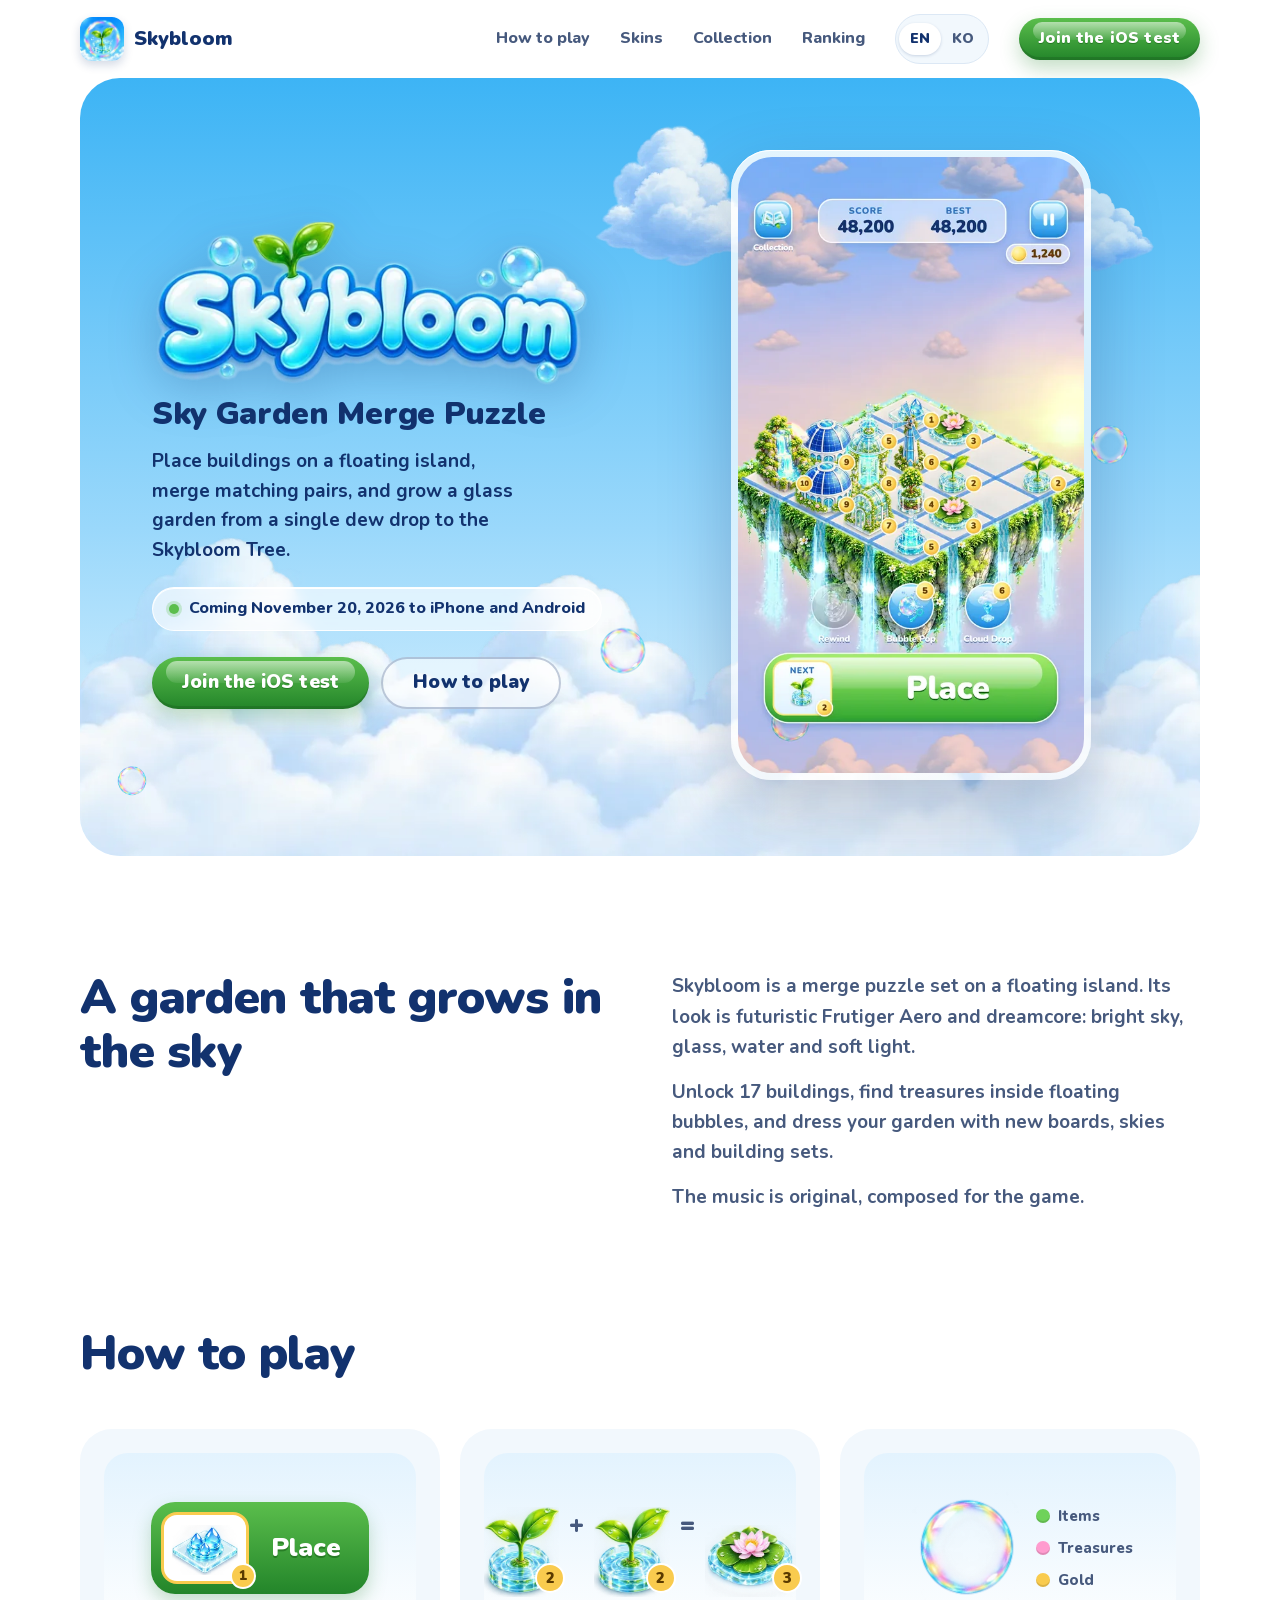
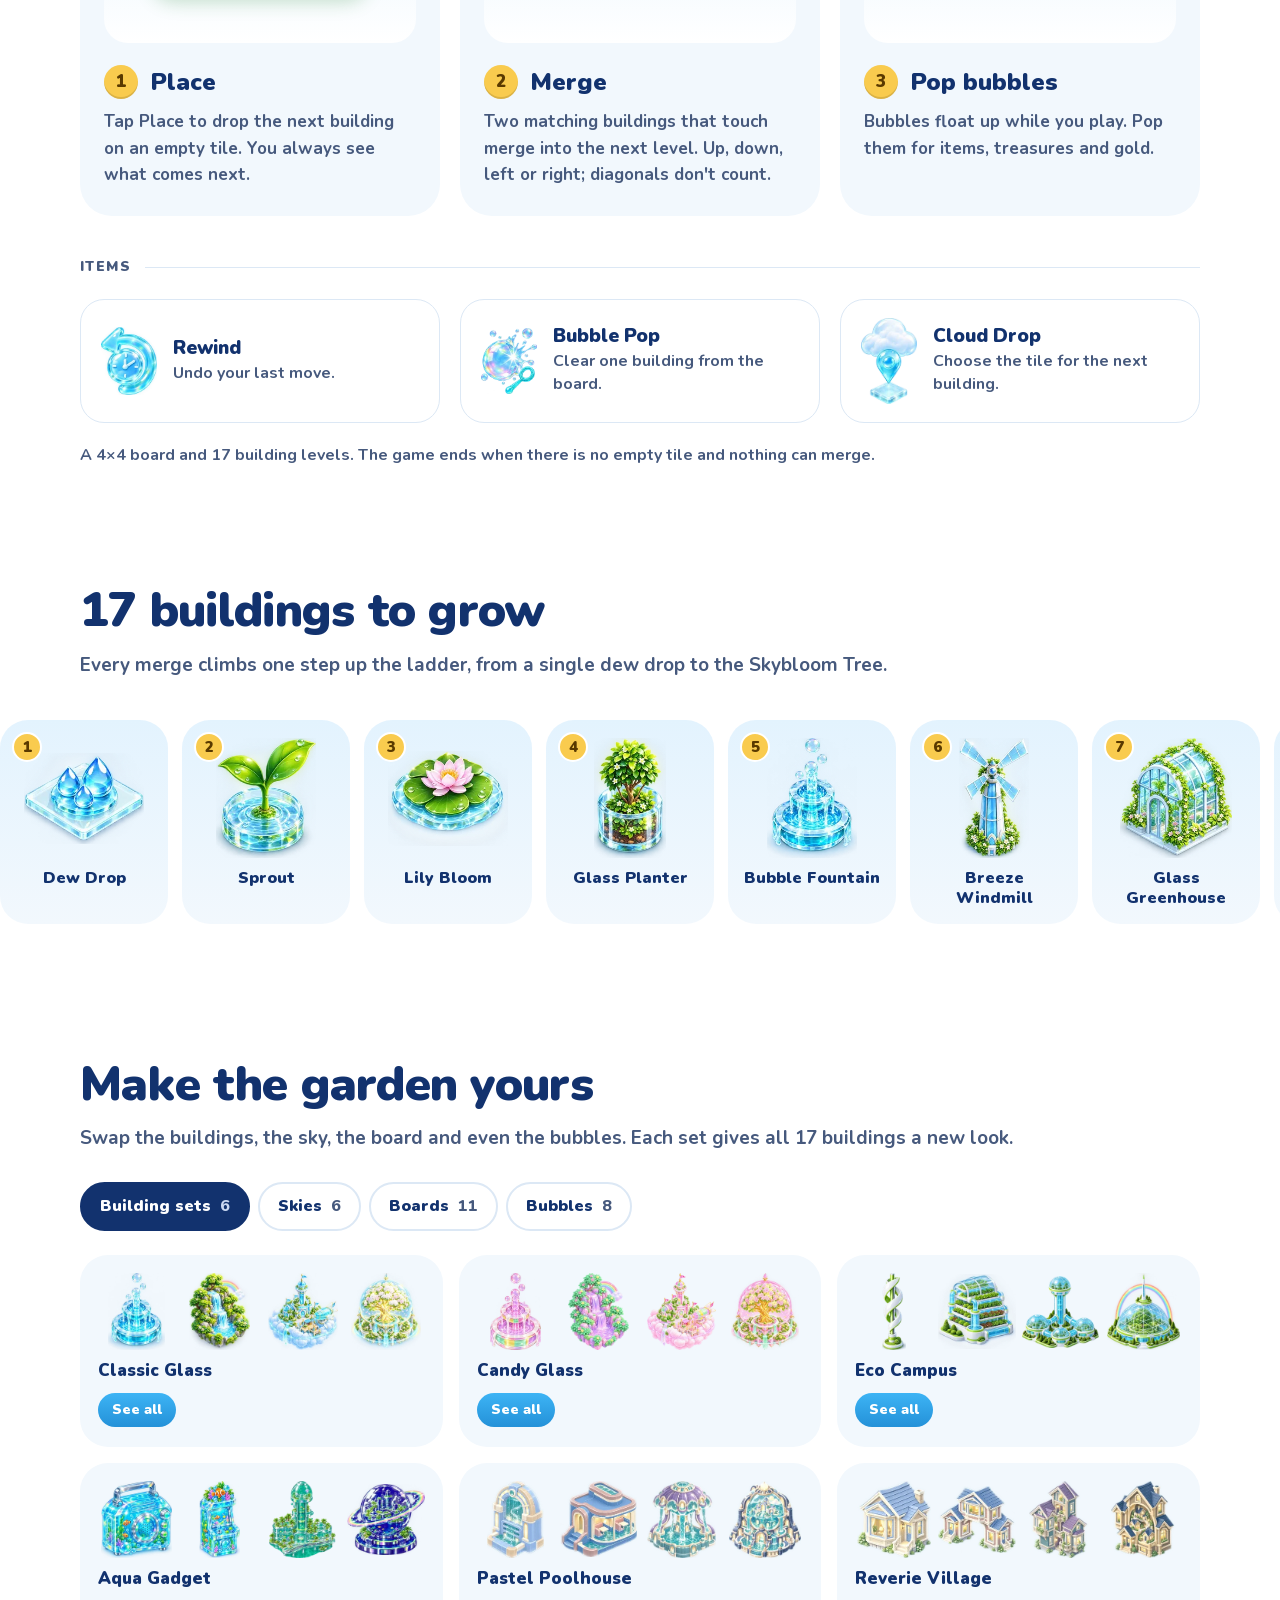
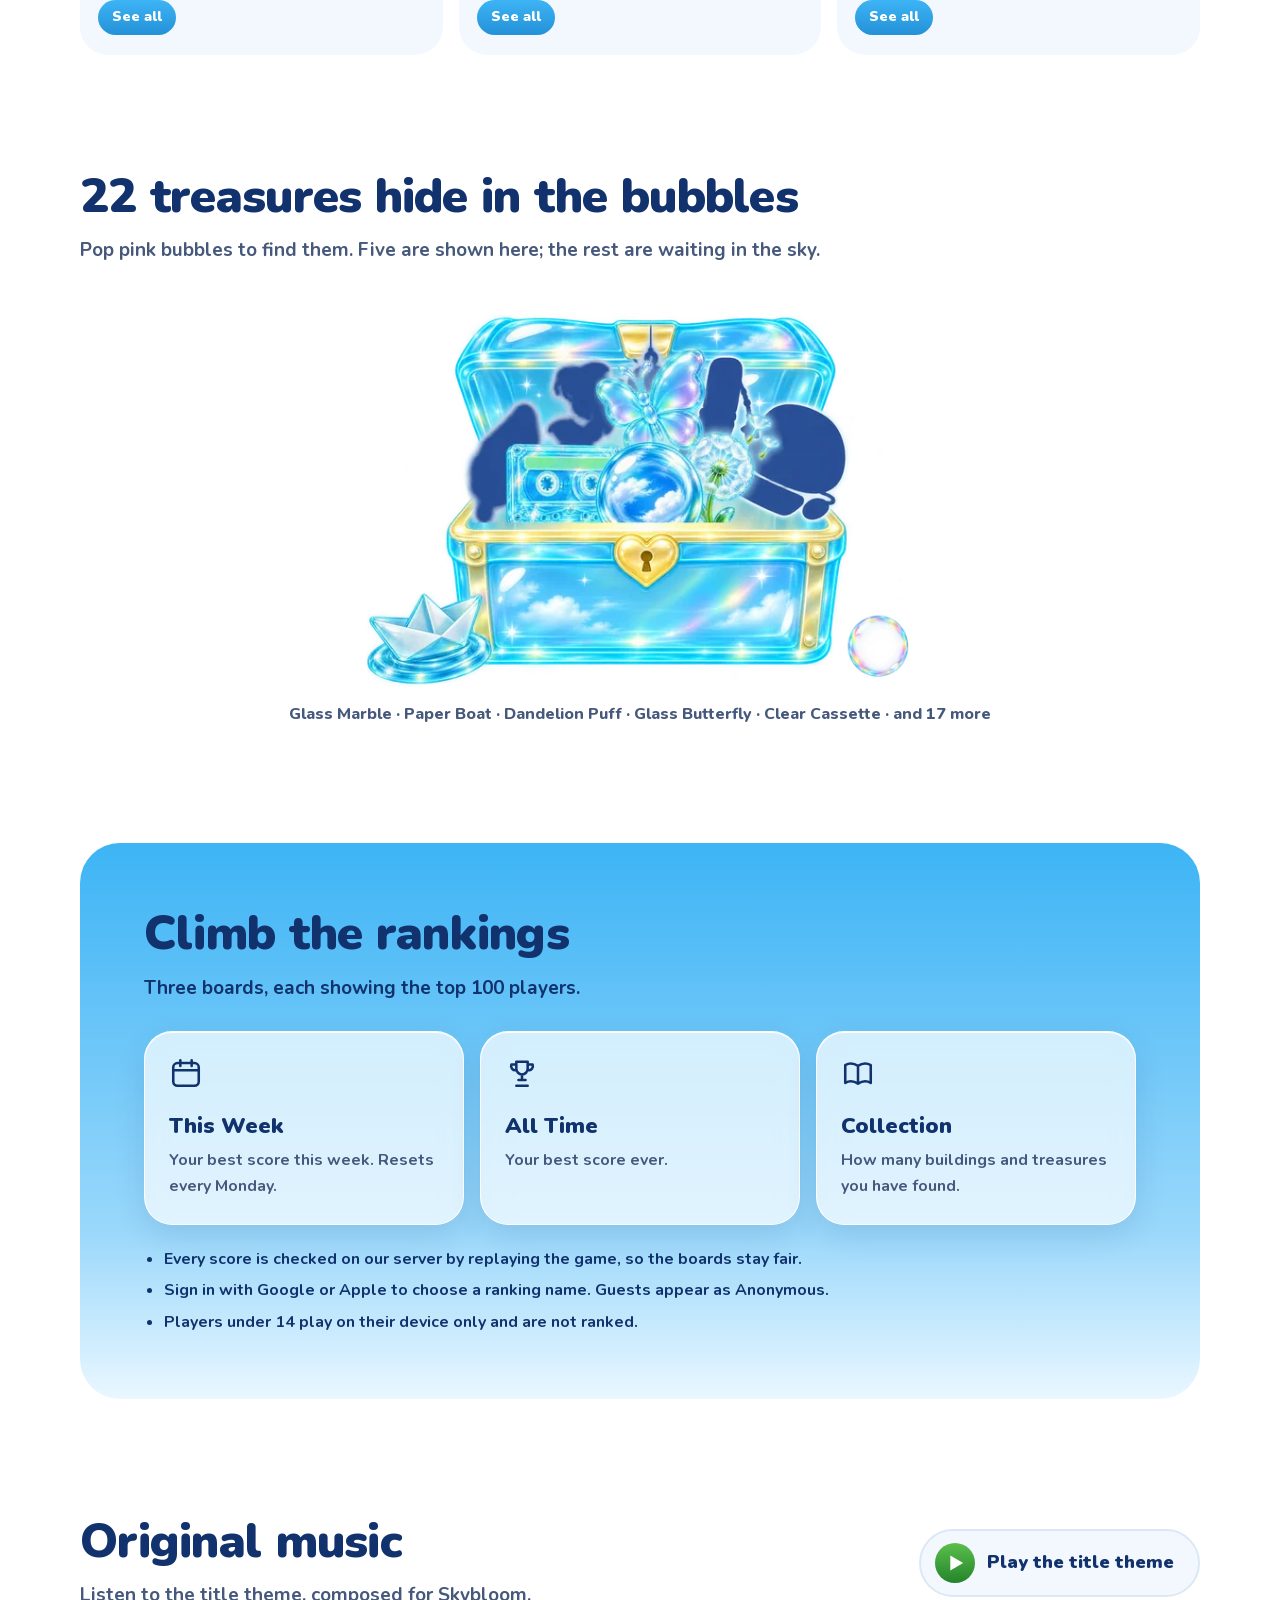
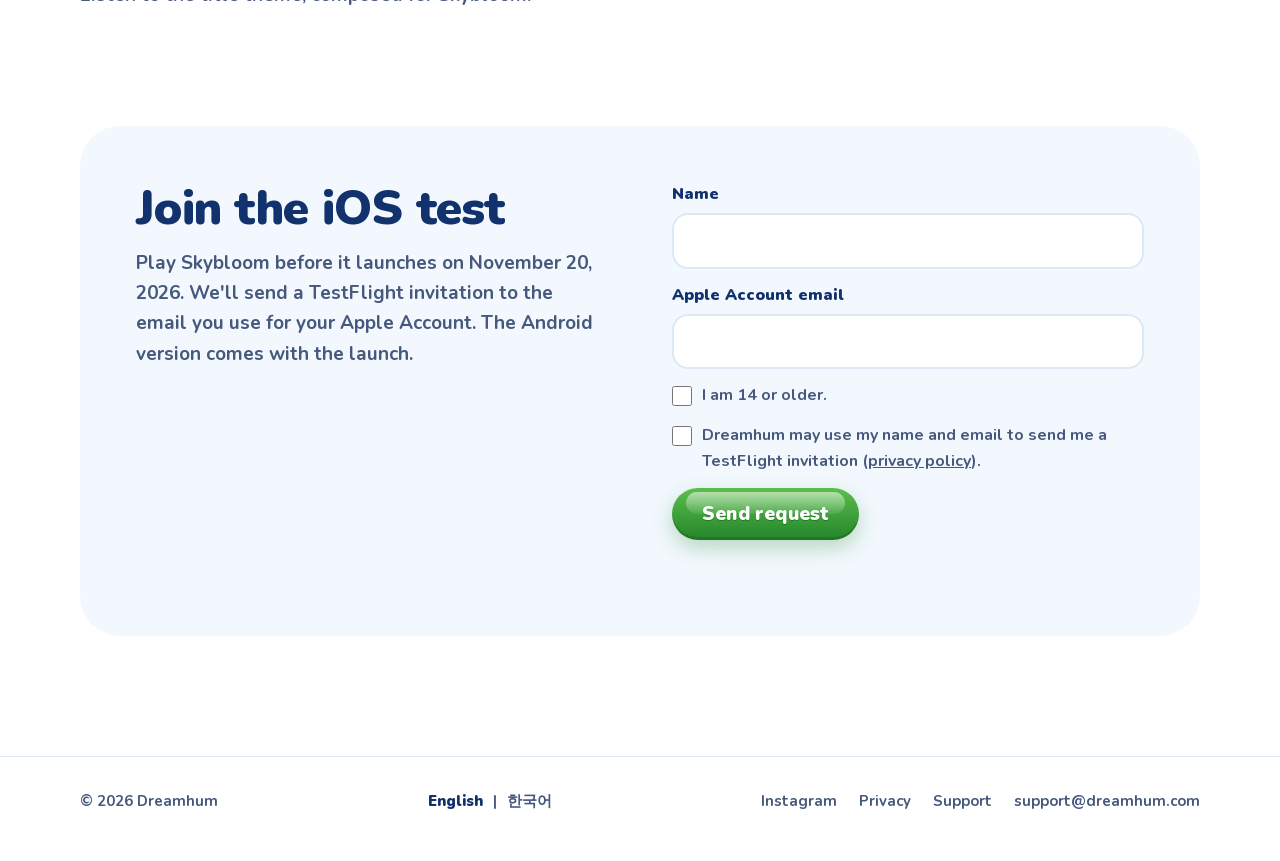
<file: index.html>
<!doctype html>
<html lang="en">
<head>
<meta charset="utf-8">
<meta name="viewport" content="width=device-width, initial-scale=1">
<title>Skybloom: Sky Garden Merge Puzzle</title>
<meta name="description" content="Skybloom is a sky garden merge puzzle for iPhone and Android. Place buildings on a floating island, merge matching pairs, and grow a glass garden. Coming November 20, 2026.">
<meta property="og:title" content="Skybloom: Sky Garden Merge Puzzle">
<meta property="og:description" content="Place, merge, and grow a glass garden in the sky. Coming November 20, 2026.">
<meta property="og:image" content="https://dreamhum.com/assets/brand/og-1200.jpg">
<meta property="og:image:width" content="1200">
<meta property="og:image:height" content="630">
<meta name="twitter:card" content="summary_large_image">
<link rel="alternate" hreflang="en" href="https://dreamhum.com/">
<link rel="alternate" hreflang="ko" href="https://dreamhum.com/ko/">
<link rel="alternate" hreflang="x-default" href="https://dreamhum.com/">
<link rel="icon" href="/assets/brand/favicon-32.png" sizes="32x32">
<link rel="apple-touch-icon" href="/assets/brand/apple-touch-icon.png">
<link rel="preload" href="/assets/brand/fonts/nunito-latin.woff2" as="font" type="font/woff2" crossorigin>
<link rel="stylesheet" href="/assets/brand/base.css">
<style>
/* Skybloom brand page. Meta-style skeleton (white canvas, wide spacing, pill buttons) with Frutiger Aero only where the game world shows.
   No external requests: the font is served from this site (Nunito, OFL, assets/brand/fonts/OFL.txt). */

/* hero: the only full Aero surface */
.hero { position: relative; overflow: hidden; border-radius: 40px; isolation: isolate;
  background: linear-gradient(180deg, var(--sky-1) 0%, var(--sky-2) 58%, var(--sky-3) 100%); }
.hero .bank { position: absolute; z-index: -1; left: -6%; right: -6%; bottom: -14%; width: 112%; max-width: none; opacity: .95; }
.hero .cloud { position: absolute; z-index: -1; opacity: .9; }
.hero .c1 { width: 170px; top: 6%; left: 46%; }
.hero .c2 { width: 120px; top: 14%; right: 4%; opacity: .75; }
.bub { position: absolute; z-index: -1; width: var(--s); animation: float 7s ease-in-out infinite alternate; }
@keyframes float { to { transform: translateY(-18px); } }
.hero-in { display: grid; grid-template-columns: 1.05fr .95fr; align-items: center; gap: clamp(24px, 5vw, 64px); padding: clamp(28px, 6vw, 72px) clamp(20px, 6vw, 72px) clamp(36px, 6vw, 80px); }
.hero h1 img { width: min(440px, 100%); filter: drop-shadow(0 10px 24px rgba(18,50,110,.25)); }
.tagline { margin-top: 6px; font-size: clamp(24px, 3vw, 32px); font-weight: 900; letter-spacing: -.01em; line-height: 1.2; }
.lede { margin-top: 14px; max-width: 34ch; font-size: 19px; line-height: 1.55; color: var(--ink); }
.chip { display: inline-flex; align-items: center; gap: 10px; margin-top: 22px; padding: 8px 16px; border-radius: 100px; font-size: 16px; font-weight: 800;
  background: rgba(255,255,255,.62); border: 1px solid rgba(255,255,255,.9); box-shadow: inset 0 1px 0 #fff; backdrop-filter: blur(8px); -webkit-backdrop-filter: blur(8px); }
.chip::before { content: ""; width: 10px; height: 10px; border-radius: 50%; background: var(--leaf-1); box-shadow: 0 0 0 3px rgba(91,190,76,.25); }
.cta { display: flex; flex-wrap: wrap; gap: 12px; margin-top: 26px; }
.screen { justify-self: center; width: min(360px, 100%); border-radius: 40px; padding: 7px; background: linear-gradient(rgba(255,255,255,.85), rgba(255,255,255,.45));
  box-shadow: 0 30px 70px rgba(18,50,110,.28), inset 0 1px 0 #fff; }
.screen img { border-radius: 34px; }

/* sections: white and quiet */
section { padding-top: clamp(72px, 9vw, 120px); }
h2 { font-size: clamp(34px, 4.4vw, 48px); font-weight: 900; line-height: 1.12; letter-spacing: -.015em; }
.intro { display: grid; grid-template-columns: 1fr 1fr; gap: clamp(24px, 5vw, 72px); align-items: start; }
.intro p { color: var(--ink-soft); font-size: 19px; }
.intro p + p { margin-top: 14px; }

.steps { list-style: none; padding: 0; margin-top: clamp(28px, 4vw, 48px); display: grid; grid-template-columns: repeat(3, 1fr); gap: 20px; counter-reset: step; }
.steps > li { counter-increment: step; background: var(--soft); border-radius: 32px; padding: 24px 24px 28px; }
.art { height: 190px; display: flex; align-items: center; justify-content: center; gap: 10px; border-radius: 24px; background: linear-gradient(180deg, #e3f3fe, #fff); margin-bottom: 22px; }
.steps h3 { display: flex; align-items: center; gap: 12px; font-size: 24px; font-weight: 900; line-height: 1.2; }
.steps h3::before { content: counter(step); flex: none; width: 34px; height: 34px; border-radius: 50%; display: grid; place-items: center; font-size: 17px; background: var(--gold); color: var(--gold-ink); box-shadow: inset 0 -2px 0 rgba(0,0,0,.12); }
.steps p { margin-top: 10px; color: var(--ink-soft); font-size: 17px; line-height: 1.55; }

.bld { position: relative; }
.bld img { width: clamp(64px, 17vw, 92px); }
.lv { position: absolute; right: -6px; bottom: 4px; width: 30px; height: 30px; border-radius: 50%; display: grid; place-items: center; font-size: 15px; font-weight: 900; background: var(--gold); color: var(--gold-ink); border: 2px solid #fff; }
.op { font-size: 26px; font-weight: 900; color: var(--ink-soft); }
.next { display: flex; align-items: center; gap: 12px; padding: 10px 14px 10px 10px; border-radius: 24px; background: linear-gradient(var(--leaf-1), var(--leaf-2)); box-shadow: 0 8px 18px rgba(35,133,42,.25); }
.next .bld { background: #fff; border-radius: 16px; padding: 10px 8px 6px; border: 3px solid var(--gold); }
.next .bld img { width: 66px; }
.next .lv { width: 26px; height: 26px; font-size: 13px; right: -10px; bottom: -8px; }
.next b { color: #fff; font-size: 26px; font-weight: 900; text-shadow: 0 2px 0 rgba(0,60,0,.35); padding-inline: 10px 14px; }
.legend { list-style: none; padding: 0; display: grid; gap: 8px; font-size: 15px; font-weight: 800; color: var(--ink-soft); }
.legend li { display: flex; align-items: center; gap: 8px; }
.legend li::before { content: ""; width: 14px; height: 14px; border-radius: 50%; background: var(--c); box-shadow: inset 0 -2px 0 rgba(0,0,0,.12); }

.items { margin-top: 20px; display: grid; grid-template-columns: repeat(3, 1fr); gap: 20px; }
.item { display: flex; align-items: center; gap: 16px; padding: 18px 20px; border-radius: 24px; border: 1px solid var(--line); }
.item img { width: 56px; flex: none; }
.item h3 { font-size: 19px; font-weight: 900; line-height: 1.2; }
.item p { font-size: 16px; color: var(--ink-soft); line-height: 1.45; margin-top: 2px; }
.rule { margin-top: 20px; font-size: 16px; color: var(--ink-soft); }



.sub { margin-top: 12px; color: var(--ink-soft); font-size: 19px; }

/* buildings: one ladder you can scroll sideways */
.ladder { margin-top: 32px; overflow-x: auto; scroll-snap-type: x mandatory; scrollbar-width: thin; padding: 8px 0 18px; }
.ladder ol { list-style: none; margin: 0; display: flex; gap: 14px; padding-inline: max(var(--gutter), calc((100vw - 1200px) / 2 + var(--gutter))); width: max-content; }
.ladder li { scroll-snap-align: start; position: relative; width: 168px; padding: 18px 14px 16px; border-radius: 28px; background: linear-gradient(180deg, #e3f3fe, var(--soft)); text-align: center; }
.ladder img { width: 120px; height: 120px; object-fit: contain; margin: 0 auto; }
.ladder .lv { top: 12px; left: 12px; right: auto; bottom: auto; }
.nm { display: block; margin-top: 10px; font-size: 16px; font-weight: 900; line-height: 1.25; }

/* skins: tabs */
.tabs { display: flex; flex-wrap: wrap; gap: 8px; margin-top: 28px; }
.tabs button { font: inherit; font-size: 16px; font-weight: 900; color: var(--ink); background: #fff; border: 2px solid var(--line); border-radius: 100px; padding: 10px 18px; cursor: pointer; }
.tabs button span { color: var(--ink-soft); font-weight: 800; margin-left: 4px; }
.tabs button[aria-selected="true"] { background: var(--ink); border-color: var(--ink); color: #fff; }
.tabs button[aria-selected="true"] span { color: #c9d8f2; }
.panel { margin-top: 24px; }
.g { list-style: none; padding: 0; display: grid; gap: 16px; }
.g b { display: block; font-size: 17px; font-weight: 900; line-height: 1.3; margin-top: 10px; }
.g small { display: block; font-size: 14px; color: var(--ink-soft); font-weight: 800; }
.sets { grid-template-columns: repeat(3, 1fr); }
.set { padding: 18px 18px 20px; border-radius: 28px; background: var(--soft); }
.set .row { display: grid; grid-template-columns: repeat(4, 1fr); gap: 6px; align-items: end; }
.set .row img { width: 100%; aspect-ratio: 1; object-fit: contain; }
.skies { grid-template-columns: repeat(6, 1fr); }
.sky img { width: 100%; border-radius: 22px; aspect-ratio: 4 / 5; object-fit: cover; }
.tiles { grid-template-columns: repeat(auto-fill, minmax(140px, 1fr)); }
.tl { padding: 16px 12px 14px; border-radius: 24px; background: var(--soft); text-align: center; }
.tl img { width: 100%; max-width: 120px; height: 90px; object-fit: contain; margin: 0 auto; }

/* collection: one treasure chest */
.chest { margin: 24px auto 0; text-align: center; }
.chest img { width: 100%; max-width: 605px; height: auto; margin-inline: auto; }
.chest figcaption { margin-top: 8px; font-size: 16px; font-weight: 800; color: var(--ink-soft); }

/* ranking: a sky band again, glass cards on it */
.rank { border-radius: 40px; padding: clamp(28px, 6vw, 64px); background: linear-gradient(180deg, var(--sky-1), var(--sky-2) 70%, var(--sky-3)); }
.rank .sub { color: var(--ink); }
.boards { list-style: none; padding: 0; margin-top: 28px; display: grid; grid-template-columns: repeat(3, 1fr); gap: 16px; }
.boards li { padding: 24px; border-radius: 28px; background: rgba(255,255,255,.7); border: 1px solid rgba(255,255,255,.95); box-shadow: inset 0 1px 0 #fff, 0 10px 30px rgba(18,50,110,.12); backdrop-filter: blur(10px); -webkit-backdrop-filter: blur(10px); }
.boards svg, .play svg { width: 34px; height: 34px; fill: none; stroke: currentColor; stroke-width: 1.8; stroke-linecap: round; stroke-linejoin: round; }
.boards h3 { margin-top: 10px; font-size: 22px; font-weight: 900; }
.boards p { margin-top: 4px; font-size: 16px; color: var(--ink-soft); }
.facts { margin-top: 22px; padding-left: 20px; font-size: 16px; color: var(--ink); display: grid; gap: 6px; }

/* sound */
.sound { display: grid; grid-template-columns: 1fr auto; gap: 24px; align-items: center; }
.play { display: inline-flex; align-items: center; gap: 12px; font: inherit; font-size: 18px; font-weight: 900; color: var(--ink); background: var(--soft); border: 2px solid var(--line); border-radius: 100px; padding: 12px 24px 12px 14px; cursor: pointer; }
.play svg { width: 28px; height: 28px; padding: 6px; box-sizing: content-box; border-radius: 50%; color: #fff; background: linear-gradient(var(--leaf-1), var(--leaf-2)); }
.i-pause, .play[aria-pressed="true"] .i-play { display: none; }
.play[aria-pressed="true"] .i-pause { display: inline; }

/* join */
.join { display: grid; grid-template-columns: 1fr 1fr; gap: clamp(24px, 5vw, 64px); padding: clamp(28px, 5vw, 56px); border-radius: 40px; background: var(--soft); }
form { display: grid; gap: 14px; }
form label { display: grid; gap: 6px; font-size: 16px; font-weight: 900; }
form input:not([type="checkbox"]) { font: inherit; font-weight: 700; font-size: 17px; color: var(--ink); padding: 12px 16px; border-radius: 16px; border: 2px solid var(--line); background: #fff; }
form input:focus-visible { outline: 3px solid var(--sky-1); outline-offset: 1px; border-color: var(--sky-1); }
.ck { display: flex !important; grid-template-columns: none; align-items: flex-start; gap: 10px !important; font-weight: 700 !important; color: var(--ink-soft); }
.ck input { width: 20px; height: 20px; margin: 3px 0 0; accent-color: var(--leaf-2); flex: none; }
.hp { position: absolute; left: -9999px; }
form .btn { justify-self: start; border: 0; cursor: pointer; font-family: inherit; }
form .btn[disabled] { opacity: .6; cursor: wait; }
.msg { min-height: 1.6em; font-size: 16px; }
.msg.ok { color: #1f7a27; }
.msg.err { color: #b3261e; }

.merge { align-items: flex-end; padding-bottom: 46px; }
.merge .op { align-self: center; }
.merge .bld:not(:last-child) img { width: clamp(54px, 14vw, 76px); }
.kicker { display: flex; align-items: center; gap: 14px; margin-top: 40px; font-size: 14px; font-weight: 900; letter-spacing: .1em; text-transform: uppercase; color: var(--ink-soft); }
.kicker::after { content: ""; flex: 1; height: 1px; background: var(--line); }
.set button { all: unset; box-sizing: border-box; display: block; width: 100%; cursor: pointer; border-radius: 20px; }
.set button:focus-visible { outline: 3px solid var(--sky-1); outline-offset: 8px; }
.set { transition: transform .2s, box-shadow .2s; }
.set:hover { transform: translateY(-3px); box-shadow: 0 12px 28px rgba(18,50,110,.12); }
.more { display: inline-block; margin-top: 10px; padding: 6px 14px; border-radius: 100px; font-size: 14px; font-weight: 900; color: #fff; background: linear-gradient(var(--sky-1), #2491d8); }
#dex { width: min(980px, calc(100% - 32px)); max-height: 88vh; padding: 0; border: 0; border-radius: 32px; color: var(--ink); background: linear-gradient(180deg, #eaf7ff, #fff 40%); box-shadow: 0 30px 80px rgba(18,50,110,.35); }
#dex::backdrop { background: rgba(18,50,110,.45); backdrop-filter: blur(4px); -webkit-backdrop-filter: blur(4px); }
.dex-top { position: sticky; top: 0; z-index: 1; display: flex; align-items: center; justify-content: space-between; gap: 16px; padding: 20px 24px 14px; background: rgba(234,247,255,.92); backdrop-filter: blur(8px); -webkit-backdrop-filter: blur(8px); }
.dex-top h3 { font-size: 26px; font-weight: 900; line-height: 1.2; }
.dex-top small { display: block; font-size: 15px; font-weight: 800; color: var(--ink-soft); }
.x { flex: none; width: 44px; height: 44px; border-radius: 50%; border: 2px solid var(--line); background: #fff; color: var(--ink); font: inherit; font-size: 26px; font-weight: 900; line-height: 1; cursor: pointer; }
.dex { list-style: none; padding: 4px 24px 24px; margin: 0; display: grid; grid-template-columns: repeat(auto-fill, minmax(132px, 1fr)); gap: 12px; }
.dex li { position: relative; padding: 14px 10px 12px; border-radius: 22px; background: #fff; border: 1px solid var(--line); text-align: center; }
.dex img { width: 96px; height: 96px; object-fit: contain; margin: 0 auto; }
.dex .lv { top: 8px; left: 8px; right: auto; bottom: auto; width: 26px; height: 26px; font-size: 13px; }
.dex .nm { font-size: 14px; margin-top: 6px; }
@media (max-width: 560px) { .dex { grid-template-columns: repeat(2, 1fr); padding-inline: 16px; } .dex-top { padding-inline: 16px; } }

@media (max-width: 900px) {
  .sets { grid-template-columns: 1fr 1fr; } .skies { grid-template-columns: repeat(3, 1fr); } .boards, .join, .sound { grid-template-columns: 1fr; }
  .hero-in { grid-template-columns: 1fr; text-align: left; }
  .screen { width: min(300px, 100%); }
  .intro, .steps, .items { grid-template-columns: 1fr; }
}
@media (max-width: 720px) {
  .sets { grid-template-columns: 1fr; } .skies { grid-template-columns: 1fr 1fr; } .treasures { grid-template-columns: repeat(2, 1fr); } .ladder li { width: 148px; }
  .hero { border-radius: 32px; }
  .hero .c1 { width: 110px; left: 60%; }
  .hero .c2 { display: none; }
}
@media (prefers-reduced-motion: reduce) { .bub { animation: none; } }
</style>
</head>
<body>

<header class="wrap top">
  <a class="logo" href="/"><img src="/assets/brand/icon-96.webp" width="96" height="96" alt=""><span>Skybloom</span></a>
  <nav aria-label="Main">
    <a href="#how-to-play">How to play</a>
    <a href="#skins">Skins</a>
    <a href="#collection">Collection</a>
    <a href="#ranking">Ranking</a>
    <a class="lang-top" href="/ko/" lang="ko" hreflang="ko" aria-label="한국어로 보기"><span class="on" aria-hidden="true">EN</span><span aria-hidden="true">KO</span></a>
    <a class="btn go sm" href="#join">Join the iOS test</a>
  </nav>
</header>

<main>
  <div class="wrap">
    <div class="hero">
      <img class="bank" src="/assets/brand/cloud-bank-1600.webp" srcset="/assets/brand/cloud-bank-800.webp 800w, /assets/brand/cloud-bank-1600.webp 1600w" sizes="100vw" width="1600" height="1062" alt="">
      <img class="cloud c1" src="/assets/brand/cloud-a.webp" width="338" height="282" alt="">
      <img class="cloud c2" src="/assets/brand/cloud-b.webp" width="360" height="254" alt="">
      <img class="bub" src="/assets/brand/bubble.webp" style="--s:56px; left:46%; top:70%" width="240" height="240" alt="">
      <img class="bub" src="/assets/brand/bubble.webp" style="--s:36px; left:3%; top:88%; animation-delay:-3s" width="240" height="240" alt="">
      <img class="bub" src="/assets/brand/bubble.webp" style="--s:48px; right:6%; top:44%; animation-delay:-5s" width="240" height="240" alt="">
      <div class="hero-in">
        <div>
          <h1><img src="/assets/brand/logo-480.webp" width="480" height="183" alt="Skybloom"></h1>
          <p class="tagline">Sky Garden Merge Puzzle</p>
          <p class="lede">Place buildings on a floating island, merge matching pairs, and grow a glass garden from a single dew drop to the Skybloom Tree.</p>
          <p class="chip">Coming November 20, 2026 to iPhone and Android</p>
          <div class="cta">
            <a class="btn go" href="#join">Join the iOS test</a>
            <a class="btn line" href="#how-to-play">How to play</a>
          </div>
        </div>
        <div class="screen">
          <img src="/assets/brand/game-mid-540.webp" srcset="/assets/brand/game-mid-540.webp 540w, /assets/brand/game-mid-1080.webp 1080w" sizes="(max-width: 900px) 300px, 360px" width="540" height="960" fetchpriority="high"
               alt="Skybloom in play: glass buildings numbered by level on a floating island, with Rewind, Bubble Pop and Cloud Drop items and a big Place button.">
        </div>
      </div>
    </div>
  </div>

  <section id="about">
    <div class="wrap intro">
      <h2>A garden that grows in the sky</h2>
      <div>
        <p>Skybloom is a merge puzzle set on a floating island. Its look is futuristic Frutiger Aero and dreamcore: bright sky, glass, water and soft light.</p>
        <p>Unlock 17 buildings, find treasures inside floating bubbles, and dress your garden with new boards, skies and building sets.</p>
        <p>The music is original, composed for the game.</p>
      </div>
    </div>
  </section>

  <section id="how-to-play">
    <div class="wrap">
      <h2>How to play</h2>
      <ol class="steps">
        <li>
          <div class="art" aria-hidden="true">
            <div class="next"><span class="bld"><img src="/assets/brand/b-dew.webp" width="240" height="183" alt=""><span class="lv">1</span></span><b>Place</b></div>
          </div>
          <h3>Place</h3>
          <p>Tap Place to drop the next building on an empty tile. You always see what comes next.</p>
        </li>
        <li>
          <div class="art merge" aria-hidden="true">
            <span class="bld"><img src="/assets/brand/b-sprout.webp" width="200" height="240" alt=""><span class="lv">2</span></span>
            <span class="op">+</span>
            <span class="bld"><img src="/assets/brand/b-sprout.webp" width="200" height="240" alt=""><span class="lv">2</span></span>
            <span class="op">=</span>
            <span class="bld"><img src="/assets/brand/b-lily.webp" width="240" height="189" alt=""><span class="lv">3</span></span>
          </div>
          <h3>Merge</h3>
          <p>Two matching buildings that touch merge into the next level. Up, down, left or right; diagonals don't count.</p>
        </li>
        <li>
          <div class="art" aria-hidden="true">
            <img src="/assets/brand/bubble.webp" width="240" height="240" alt="" style="width:118px">
            <ul class="legend">
              <li style="--c:#6fd25a">Items</li>
              <li style="--c:#ff9ccf">Treasures</li>
              <li style="--c:#f9cb4e">Gold</li>
            </ul>
          </div>
          <h3>Pop bubbles</h3>
          <p>Bubbles float up while you play. Pop them for items, treasures and gold.</p>
        </li>
      </ol>

      <p class="kicker">Items</p>
      <div class="items">
        <div class="item"><img src="/assets/brand/item-rewind.webp" width="164" height="200" alt=""><div><h3>Rewind</h3><p>Undo your last move.</p></div></div>
        <div class="item"><img src="/assets/brand/item-pop.webp" width="170" height="200" alt=""><div><h3>Bubble Pop</h3><p>Clear one building from the board.</p></div></div>
        <div class="item"><img src="/assets/brand/item-drop.webp" width="129" height="200" alt=""><div><h3>Cloud Drop</h3><p>Choose the tile for the next building.</p></div></div>
      </div>
      <p class="rule">A 4×4 board and 17 building levels. The game ends when there is no empty tile and nothing can merge.</p>
    </div>
  </section>
  <section id="buildings">
    <div class="wrap">
      <h2>17 buildings to grow</h2>
      <p class="sub">Every merge climbs one step up the ladder, from a single dew drop to the Skybloom Tree.</p>
    </div>
    <div class="ladder" role="region" aria-label="The 17 Classic Glass buildings, in order" tabindex="0">
      <ol>
        <li><img src="/assets/brand/g/lad-01.webp" width="220" height="220" loading="lazy" alt=""><span class="lv">1</span><span class="nm">Dew Drop</span></li>
        <li><img src="/assets/brand/g/lad-02.webp" width="220" height="220" loading="lazy" alt=""><span class="lv">2</span><span class="nm">Sprout</span></li>
        <li><img src="/assets/brand/g/lad-03.webp" width="220" height="220" loading="lazy" alt=""><span class="lv">3</span><span class="nm">Lily Bloom</span></li>
        <li><img src="/assets/brand/g/lad-04.webp" width="220" height="220" loading="lazy" alt=""><span class="lv">4</span><span class="nm">Glass Planter</span></li>
        <li><img src="/assets/brand/g/lad-05.webp" width="220" height="220" loading="lazy" alt=""><span class="lv">5</span><span class="nm">Bubble Fountain</span></li>
        <li><img src="/assets/brand/g/lad-06.webp" width="220" height="220" loading="lazy" alt=""><span class="lv">6</span><span class="nm">Breeze Windmill</span></li>
        <li><img src="/assets/brand/g/lad-07.webp" width="220" height="220" loading="lazy" alt=""><span class="lv">7</span><span class="nm">Glass Greenhouse</span></li>
        <li><img src="/assets/brand/g/lad-08.webp" width="220" height="220" loading="lazy" alt=""><span class="lv">8</span><span class="nm">Aqua Pavilion</span></li>
        <li><img src="/assets/brand/g/lad-09.webp" width="220" height="220" loading="lazy" alt=""><span class="lv">9</span><span class="nm">Solar Dome</span></li>
        <li><img src="/assets/brand/g/lad-10.webp" width="220" height="220" loading="lazy" alt=""><span class="lv">10</span><span class="nm">Waterfall Garden</span></li>
        <li><img src="/assets/brand/g/lad-11.webp" width="220" height="220" loading="lazy" alt=""><span class="lv">11</span><span class="nm">Crystal Tower</span></li>
        <li><img src="/assets/brand/g/lad-12.webp" width="220" height="220" loading="lazy" alt=""><span class="lv">12</span><span class="nm">Sky Dome</span></li>
        <li><img src="/assets/brand/g/lad-13.webp" width="220" height="220" loading="lazy" alt=""><span class="lv">13</span><span class="nm">Rainbow Bridge</span></li>
        <li><img src="/assets/brand/g/lad-14.webp" width="220" height="220" loading="lazy" alt=""><span class="lv">14</span><span class="nm">Cloud Harbor</span></li>
        <li><img src="/assets/brand/g/lad-15.webp" width="220" height="220" loading="lazy" alt=""><span class="lv">15</span><span class="nm">Star Observatory</span></li>
        <li><img src="/assets/brand/g/lad-16.webp" width="220" height="220" loading="lazy" alt=""><span class="lv">16</span><span class="nm">Aurora Palace</span></li>
        <li><img src="/assets/brand/g/lad-17.webp" width="220" height="220" loading="lazy" alt=""><span class="lv">17</span><span class="nm">Skybloom Tree</span></li>
      </ol>
    </div>
  </section>

  <section id="skins">
    <div class="wrap">
      <h2>Make the garden yours</h2>
      <p class="sub">Swap the buildings, the sky, the board and even the bubbles. Each set gives all 17 buildings a new look.</p>
      <div class="tabs" role="tablist" aria-label="Skin types">
        <button role="tab" id="t-sets" aria-controls="p-sets" aria-selected="true">Building sets <span>6</span></button>
        <button role="tab" id="t-skies" aria-controls="p-skies" aria-selected="false" tabindex="-1">Skies <span>6</span></button>
        <button role="tab" id="t-tiles" aria-controls="p-tiles" aria-selected="false" tabindex="-1">Boards <span>11</span></button>
        <button role="tab" id="t-bubs" aria-controls="p-bubs" aria-selected="false" tabindex="-1">Bubbles <span>8</span></button>
      </div>
      <div class="panel" role="tabpanel" id="p-sets" aria-labelledby="t-sets"><ul class="g sets">
          <li class="set"><button type="button" data-set="classic" aria-haspopup="dialog"><div class="row"><img src="/assets/brand/g/set-classic-05.webp" width="200" height="200" loading="lazy" alt=""><img src="/assets/brand/g/set-classic-10.webp" width="200" height="200" loading="lazy" alt=""><img src="/assets/brand/g/set-classic-14.webp" width="200" height="200" loading="lazy" alt=""><img src="/assets/brand/g/set-classic-17.webp" width="200" height="200" loading="lazy" alt=""></div><b>Classic Glass</b><span class="more">See all</span></button></li>
          <li class="set"><button type="button" data-set="candy" aria-haspopup="dialog"><div class="row"><img src="/assets/brand/g/set-candy-05.webp" width="200" height="200" loading="lazy" alt=""><img src="/assets/brand/g/set-candy-10.webp" width="200" height="200" loading="lazy" alt=""><img src="/assets/brand/g/set-candy-14.webp" width="200" height="200" loading="lazy" alt=""><img src="/assets/brand/g/set-candy-17.webp" width="200" height="200" loading="lazy" alt=""></div><b>Candy Glass</b><span class="more">See all</span></button></li>
          <li class="set"><button type="button" data-set="eco" aria-haspopup="dialog"><div class="row"><img src="/assets/brand/g/set-eco-05.webp" width="200" height="200" loading="lazy" alt=""><img src="/assets/brand/g/set-eco-10.webp" width="200" height="200" loading="lazy" alt=""><img src="/assets/brand/g/set-eco-14.webp" width="200" height="200" loading="lazy" alt=""><img src="/assets/brand/g/set-eco-17.webp" width="200" height="200" loading="lazy" alt=""></div><b>Eco Campus</b><span class="more">See all</span></button></li>
          <li class="set"><button type="button" data-set="aqua" aria-haspopup="dialog"><div class="row"><img src="/assets/brand/g/set-aqua-05.webp" width="200" height="200" loading="lazy" alt=""><img src="/assets/brand/g/set-aqua-10.webp" width="200" height="200" loading="lazy" alt=""><img src="/assets/brand/g/set-aqua-14.webp" width="200" height="200" loading="lazy" alt=""><img src="/assets/brand/g/set-aqua-17.webp" width="200" height="200" loading="lazy" alt=""></div><b>Aqua Gadget</b><span class="more">See all</span></button></li>
          <li class="set"><button type="button" data-set="poolhouse" aria-haspopup="dialog"><div class="row"><img src="/assets/brand/g/set-poolhouse-05.webp" width="200" height="200" loading="lazy" alt=""><img src="/assets/brand/g/set-poolhouse-10.webp" width="200" height="200" loading="lazy" alt=""><img src="/assets/brand/g/set-poolhouse-14.webp" width="200" height="200" loading="lazy" alt=""><img src="/assets/brand/g/set-poolhouse-17.webp" width="200" height="200" loading="lazy" alt=""></div><b>Pastel Poolhouse</b><span class="more">See all</span></button></li>
          <li class="set"><button type="button" data-set="reverie" aria-haspopup="dialog"><div class="row"><img src="/assets/brand/g/set-reverie-05.webp" width="200" height="200" loading="lazy" alt=""><img src="/assets/brand/g/set-reverie-10.webp" width="200" height="200" loading="lazy" alt=""><img src="/assets/brand/g/set-reverie-14.webp" width="200" height="200" loading="lazy" alt=""><img src="/assets/brand/g/set-reverie-17.webp" width="200" height="200" loading="lazy" alt=""></div><b>Reverie Village</b><span class="more">See all</span></button></li>
        </ul></div>
      <div class="panel" role="tabpanel" id="p-skies" aria-labelledby="t-skies" hidden><ul class="g skies">
          <li class="sky"><img src="/assets/brand/g/sky-day.webp" width="400" height="500" loading="lazy" alt=""><b>Sky Island</b><small>Default</small></li>
          <li class="sky"><img src="/assets/brand/g/sky-blossom.webp" width="400" height="500" loading="lazy" alt=""><b>Blossom Island</b></li>
          <li class="sky"><img src="/assets/brand/g/sky-aurora.webp" width="400" height="500" loading="lazy" alt=""><b>Aurora Sky</b></li>
          <li class="sky"><img src="/assets/brand/g/sky-meadow.webp" width="400" height="500" loading="lazy" alt=""><b>Bliss Meadow</b></li>
          <li class="sky"><img src="/assets/brand/g/sky-poolrooms.webp" width="400" height="500" loading="lazy" alt=""><b>Pastel Poolrooms</b></li>
          <li class="sky"><img src="/assets/brand/g/sky-bedroom.webp" width="400" height="500" loading="lazy" alt=""><b>Aqua Bedroom</b></li>
        </ul></div>
      <div class="panel" role="tabpanel" id="p-tiles" aria-labelledby="t-tiles" hidden><ul class="g tiles">
          <li class="tl"><img src="/assets/brand/g/tile-frost.webp" width="200" height="113" loading="lazy" alt=""><b>Frosted Glass</b><small>Default</small></li>
          <li class="tl"><img src="/assets/brand/g/tile-petal.webp" width="200" height="113" loading="lazy" alt=""><b>Petal Tiles</b></li>
          <li class="tl"><img src="/assets/brand/g/tile-star.webp" width="200" height="113" loading="lazy" alt=""><b>Starlight Tiles</b></li>
          <li class="tl"><img src="/assets/brand/g/tile-lime.webp" width="200" height="113" loading="lazy" alt=""><b>Lime Jelly</b></li>
          <li class="tl"><img src="/assets/brand/g/tile-tangerine.webp" width="200" height="113" loading="lazy" alt=""><b>Tangerine Gel</b></li>
          <li class="tl"><img src="/assets/brand/g/tile-grape.webp" width="200" height="113" loading="lazy" alt=""><b>Grape Console</b></li>
          <li class="tl"><img src="/assets/brand/g/tile-luna.webp" width="200" height="113" loading="lazy" alt=""><b>Luna Blue</b></li>
          <li class="tl"><img src="/assets/brand/g/tile-opal.webp" width="200" height="113" loading="lazy" alt=""><b>Opal Mystic</b></li>
          <li class="tl"><img src="/assets/brand/g/tile-oyster.webp" width="200" height="113" loading="lazy" alt=""><b>Oyster Porcelain</b></li>
          <li class="tl"><img src="/assets/brand/g/tile-fog.webp" width="200" height="113" loading="lazy" alt=""><b>Fog Limestone</b></li>
          <li class="tl"><img src="/assets/brand/g/tile-smoke.webp" width="200" height="113" loading="lazy" alt=""><b>Smoke Glass</b></li>
        </ul></div>
      <div class="panel" role="tabpanel" id="p-bubs" aria-labelledby="t-bubs" hidden><ul class="g tiles">
          <li class="tl"><img src="/assets/brand/g/bub-rainbow.webp" width="160" height="160" loading="lazy" alt=""><b>Rainbow</b><small>Default</small></li>
          <li class="tl"><img src="/assets/brand/g/bub-pearl.webp" width="160" height="160" loading="lazy" alt=""><b>Pearl</b></li>
          <li class="tl"><img src="/assets/brand/g/bub-mint.webp" width="160" height="160" loading="lazy" alt=""><b>Mint</b></li>
          <li class="tl"><img src="/assets/brand/g/bub-lime.webp" width="160" height="160" loading="lazy" alt=""><b>Lime Slime</b></li>
          <li class="tl"><img src="/assets/brand/g/bub-tangerine.webp" width="160" height="160" loading="lazy" alt=""><b>Tangerine Gel</b></li>
          <li class="tl"><img src="/assets/brand/g/bub-grape.webp" width="160" height="160" loading="lazy" alt=""><b>Grape Console</b></li>
          <li class="tl"><img src="/assets/brand/g/bub-luna.webp" width="160" height="160" loading="lazy" alt=""><b>Luna Blue</b></li>
          <li class="tl"><img src="/assets/brand/g/bub-opal.webp" width="160" height="160" loading="lazy" alt=""><b>Opal Mystic</b></li>
        </ul></div>
    </div>
  </section>

  <section id="collection">
    <div class="wrap">
      <h2>22 treasures hide in the bubbles</h2>
      <p class="sub">Pop pink bubbles to find them. Five are shown here; the rest are waiting in the sky.</p>
      <figure class="chest">
        <img src="/assets/brand/chest-1008.webp" srcset="/assets/brand/chest-640.webp 640w, /assets/brand/chest-1008.webp 1008w" sizes="(max-width: 640px) 100vw, 605px" width="1008" height="674" loading="lazy"
             alt="An open glass treasure chest piled with treasures: the Glass Marble, Clear Cassette, Dandelion Puff and Glass Butterfly, with the Paper Boat spilled out in front. The rest are dark silhouettes, still hidden.">
        <figcaption>Glass Marble · Paper Boat · Dandelion Puff · Glass Butterfly · Clear Cassette · and 17 more</figcaption>
      </figure>
    </div>
  </section>

  <section id="ranking">
    <div class="wrap">
      <div class="rank">
        <h2>Climb the rankings</h2>
        <p class="sub">Three boards, each showing the top 100 players.</p>
        <ul class="boards">
          <li><svg viewBox="0 0 24 24" aria-hidden="true"><rect x="3" y="5" width="18" height="16" rx="3"/><path d="M3 10h18M8 3v4M16 3v4"/></svg><h3>This Week</h3><p>Your best score this week. Resets every Monday.</p></li>
          <li><svg viewBox="0 0 24 24" aria-hidden="true"><path d="M8 4h8v5a4 4 0 0 1-8 0zM8 6H4.5a3 3 0 0 0 3.5 4M16 6h3.5a3 3 0 0 1-3.5 4M12 13v4M8 21h8M9.5 17h5"/></svg><h3>All Time</h3><p>Your best score ever.</p></li>
          <li><svg viewBox="0 0 24 24" aria-hidden="true"><path d="M3 6.5C5.5 5 9 5 12 7c3-2 6.5-2 9-.5V19c-2.5-1.5-6-1.5-9 .5-3-2-6.5-2-9-.5zM12 7v12.5"/></svg><h3>Collection</h3><p>How many buildings and treasures you have found.</p></li>
        </ul>
        <ul class="facts">
          <li>Every score is checked on our server by replaying the game, so the boards stay fair.</li>
          <li>Sign in with Google or Apple to choose a ranking name. Guests appear as Anonymous.</li>
          <li>Players under 14 play on their device only and are not ranked.</li>
        </ul>
      </div>
    </div>
  </section>

  <section id="sound">
    <div class="wrap sound">
      <div>
        <h2>Original music</h2>
        <p class="sub">Listen to the title theme, composed for Skybloom.</p>
      </div>
      <div class="player">
        <button class="play" type="button" aria-pressed="false"><svg viewBox="0 0 24 24" aria-hidden="true"><path class="i-play" d="M8 5.5v13l11-6.5z" fill="currentColor" stroke="none"/><path class="i-pause" d="M8 5h3v14H8zM13 5h3v14h-3z" fill="currentColor" stroke="none"/></svg><span>Play the title theme</span></button>
        <audio src="/assets/brand/title-theme.mp3" preload="none"></audio>
      </div>
    </div>
  </section>

  <section id="join">
    <div class="wrap">
      <div class="join">
        <div>
          <h2>Join the iOS test</h2>
          <p class="sub">Play Skybloom before it launches on November 20, 2026. We'll send a TestFlight invitation to the email you use for your Apple Account. The Android version comes with the launch.</p>
        </div>
        <form id="tester" novalidate>
          <label>Name<input name="name" autocomplete="name" maxlength="60" required></label>
          <label>Apple Account email<input name="email" type="email" autocomplete="email" maxlength="254" required></label>
          <label class="hp" aria-hidden="true">Website<input name="website" tabindex="-1" autocomplete="off"></label>
          <label class="ck"><input type="checkbox" name="age14" required><span>I am 14 or older.</span></label>
          <label class="ck"><input type="checkbox" name="consent" required><span>Dreamhum may use my name and email to send me a TestFlight invitation (<a href="/skybloom/privacy/">privacy policy</a>).</span></label>
          <button class="btn go" type="submit">Send request</button>
          <p class="msg" role="status" aria-live="polite"></p>
        </form>
      </div>
    </div>
  </section>

</main>
<dialog id="dex" aria-labelledby="dex-h"><div class="dex-top"><div><h3 id="dex-h"></h3><small>17 buildings</small></div><button class="x" type="button" aria-label="Close">×</button></div><ol class="dex"></ol></dialog>
<script type="application/json" id="set-names">{"classic": ["Dew Drop", "Sprout", "Lily Bloom", "Glass Planter", "Bubble Fountain", "Breeze Windmill", "Glass Greenhouse", "Aqua Pavilion", "Solar Dome", "Waterfall Garden", "Crystal Tower", "Sky Dome", "Rainbow Bridge", "Cloud Harbor", "Star Observatory", "Aurora Palace", "Skybloom Tree"], "candy": ["Dew Drop", "Sprout", "Lily Bloom", "Glass Planter", "Bubble Fountain", "Breeze Windmill", "Glass Greenhouse", "Aqua Pavilion", "Solar Dome", "Waterfall Garden", "Crystal Tower", "Sky Dome", "Rainbow Bridge", "Cloud Harbor", "Star Observatory", "Aurora Palace", "Skybloom Tree"], "poolhouse": ["Tile Lamp", "Mushroom Shower", "Wave Bench", "Pink Payphone", "Tide Jukebox", "Cloud Stair", "Poolside Booth", "Arch Poolhouse", "Mushroom Bathhouse", "Water Diner", "Pearl Shell Baths", "Water Hourglass", "Mobius Aqueduct", "Jellyfish Sky Spa", "Celestial Tide Observatory", "Antigravity Bath Palace", "Ocean Dream Sphere"], "reverie": ["Dream Mailbox", "Gabled Birdhouse", "Porch Planter", "Solitary Door", "Bay Window Cottage", "Twin Porch House", "Balcony House", "Cloud Carousel Station", "Attic Stair House", "House Bridge", "Bay Window Tower", "Courtyard Manor", "Inverted Dream Library", "Balcony Cluster", "Endless Stair House", "Lunar Arboretum", "Folded Village"], "eco": ["Eco Pod", "Solar Lamp", "Topiary Planter", "Rain Tank", "Helix Turbine", "Fountain Pool", "Holo Kiosk", "Pod House", "Glass Pavilion", "Hydro Garden", "Atrium Hall", "Monorail Station", "Turbine Tower", "Tube Plaza", "Sky Lab", "Aqua Arcology", "Biosphere Hill"], "aqua": ["Fish Bowl", "Gacha Capsule", "Lava Lamp", "Jelly Tank", "Clear Radio Hut", "Disc Fountain", "Pixel Pet House", "Aquarium Cottage", "Teardrop Dome", "Reef Arcade", "Dolphin Spire", "Tube Slide Park", "Glass Lift Tower", "Ocean Drive Mall", "Wave Station", "Server Palace", "Dream Globe"]}</script>

<footer>
  <div class="wrap">
    <span>© 2026 Dreamhum</span>
    <nav class="lang" aria-label="Language"><a href="/" lang="en" aria-current="page">English</a><span aria-hidden="true">|</span><a href="/ko/" lang="ko">한국어</a></nav>
    <nav aria-label="Footer">
      <a href="https://www.instagram.com/skybloom.mobile/">Instagram</a>
      <a href="/skybloom/privacy/">Privacy</a>
      <a href="/support/">Support</a>
      <a href="mailto:support@dreamhum.com">support@dreamhum.com</a>
    </nav>
  </div>
</footer>

<script>
// Skins tabs (arrow keys move between tabs), the title theme button, and the iOS tester sign-up.
const tabs = [...document.querySelectorAll('[role=tab]')];
const pick = t => tabs.forEach(b => { const on = b === t; b.setAttribute('aria-selected', on); b.tabIndex = on ? 0 : -1; document.getElementById(b.getAttribute('aria-controls')).hidden = !on; });
tabs.forEach((b, i) => { b.onclick = () => pick(b); b.onkeydown = e => { const d = { ArrowRight: 1, ArrowLeft: -1 }[e.key]; if (d) { const n = tabs[(i + d + tabs.length) % tabs.length]; pick(n); n.focus(); } }; });

const dex = document.getElementById('dex'), NAMES = JSON.parse(document.getElementById('set-names').textContent);
document.querySelectorAll('[data-set]').forEach(b => { b.onclick = () => {
  const s = b.dataset.set; dex.querySelector('h3').textContent = b.querySelector('b').textContent;
  dex.querySelector('ol').innerHTML = NAMES[s].map((n, i) => `<li><img src="/assets/brand/g/set-${s}-${String(i + 1).padStart(2, '0')}.webp" width="200" height="200" alt=""><span class="lv">${i + 1}</span><span class="nm">${n}</span></li>`).join('');
  dex.showModal(); dex.scrollTop = 0;
}; });
dex.querySelector('.x').onclick = () => dex.close();
dex.onclick = e => { if (e.target === dex) dex.close(); };   // a click on the backdrop closes it

const play = document.querySelector('.play'), audio = document.querySelector('#sound audio');
play.onclick = () => audio.paused ? audio.play() : audio.pause();
audio.onplay = () => { play.setAttribute('aria-pressed', 'true'); play.querySelector('span').textContent = 'Pause the title theme'; };
audio.onpause = audio.onended = () => { play.setAttribute('aria-pressed', 'false'); play.querySelector('span').textContent = 'Play the title theme'; };

const form = document.getElementById('tester'), msg = form.querySelector('.msg'), send = form.querySelector('button');
const ERR = { name: 'Please enter your name (up to 60 characters).', email: 'Please enter the email address of your Apple Account.', consent: 'Please tick both boxes to send the request.', limit: 'Too many requests from here. Please try again in an hour.' };
form.onsubmit = async e => {
  e.preventDefault();
  const f = form.elements, body = { name: f.name.value, email: f.email.value, age14: f.age14.checked, consent: f.consent.checked, website: f.website.value };
  const say = (t, ok) => { msg.textContent = t; msg.className = 'msg ' + (ok ? 'ok' : 'err'); };
  if (!body.age14 || !body.consent) return say(ERR.consent);
  send.disabled = true; say('Sending…', true);
  try {
    const r = await fetch('https://asia-northeast3-skybloom-31d98.cloudfunctions.net/requestTester', { method: 'POST', headers: { 'content-type': 'application/json' }, body: JSON.stringify(body) });
    const j = await r.json().catch(() => ({}));
    if (r.ok && j.ok) { form.reset(); say('Thanks! Your request is in. Look for a TestFlight invitation in your email.', true); }
    else say(ERR[j.error] || 'Something went wrong. Please try again later.');
  } catch { say("Couldn't send. Check your connection and try again."); }
  send.disabled = false;
};
</script>

</body>
</html>
</file>
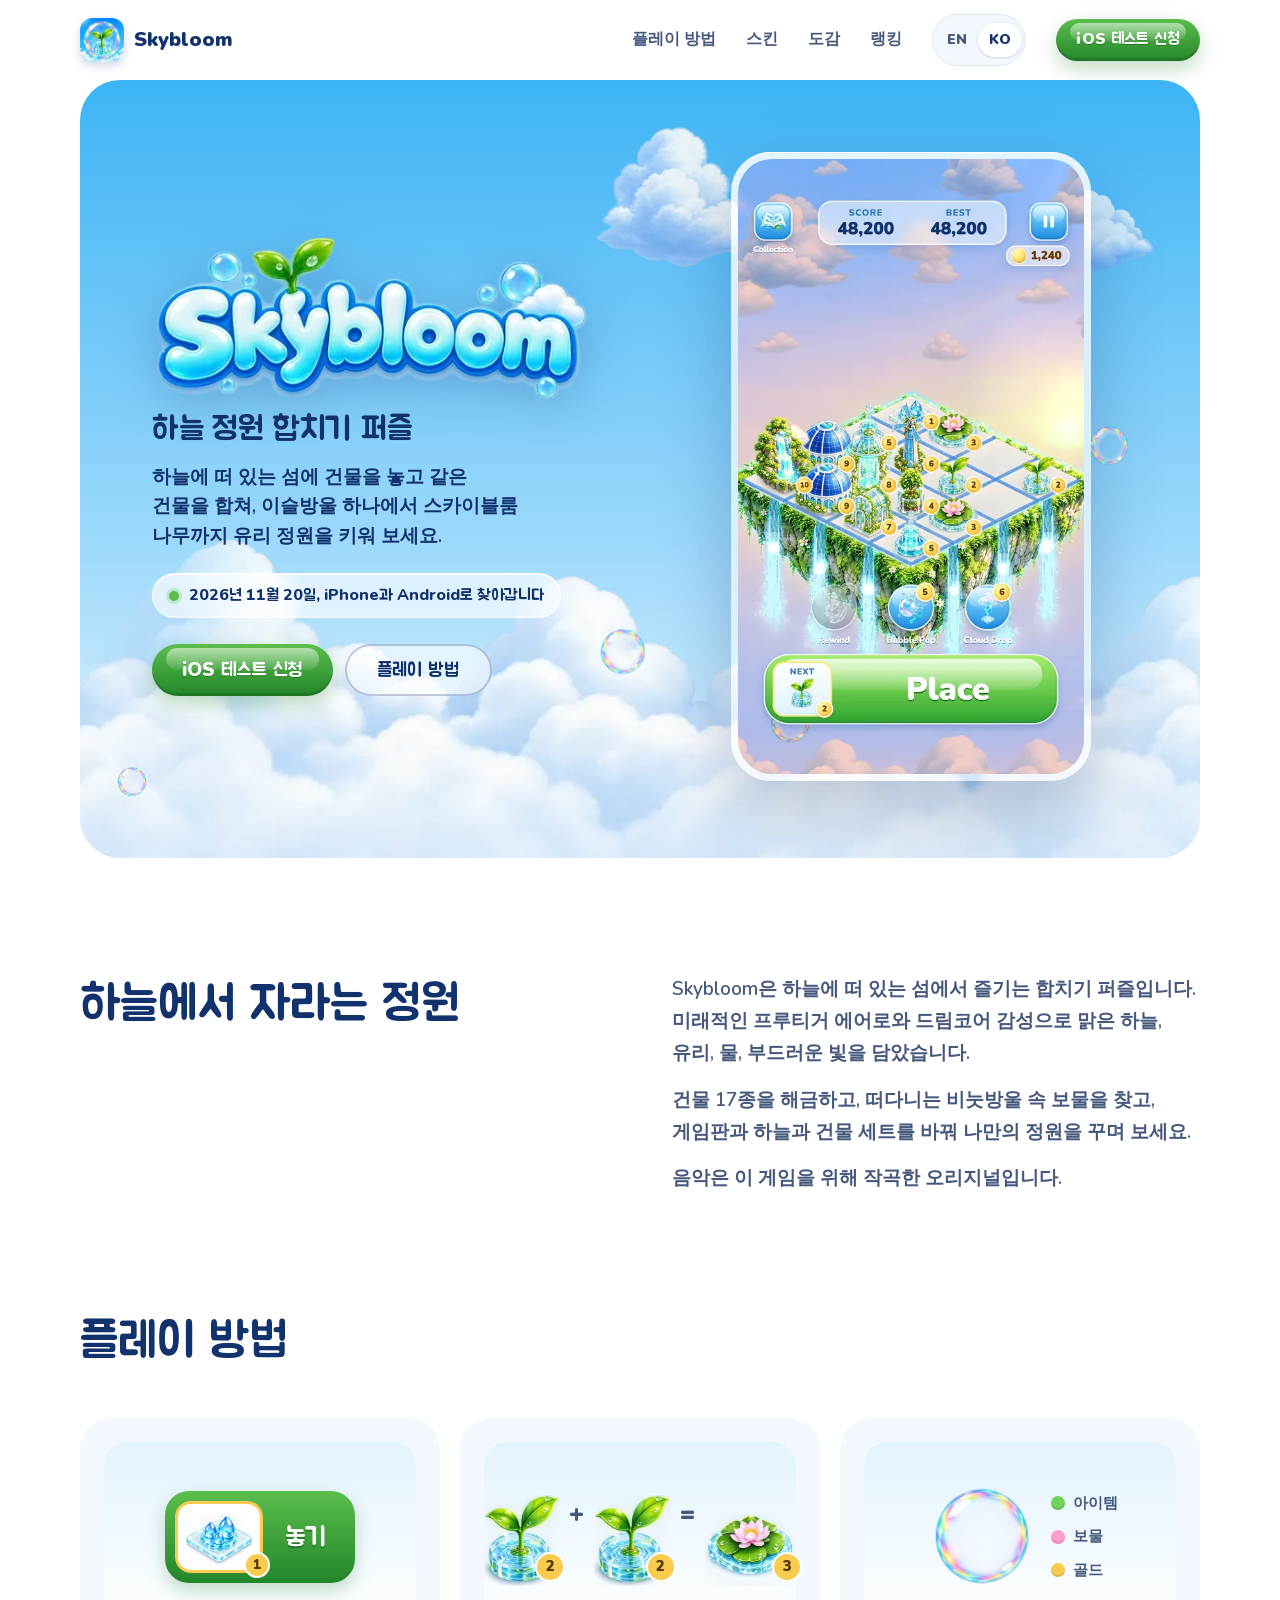
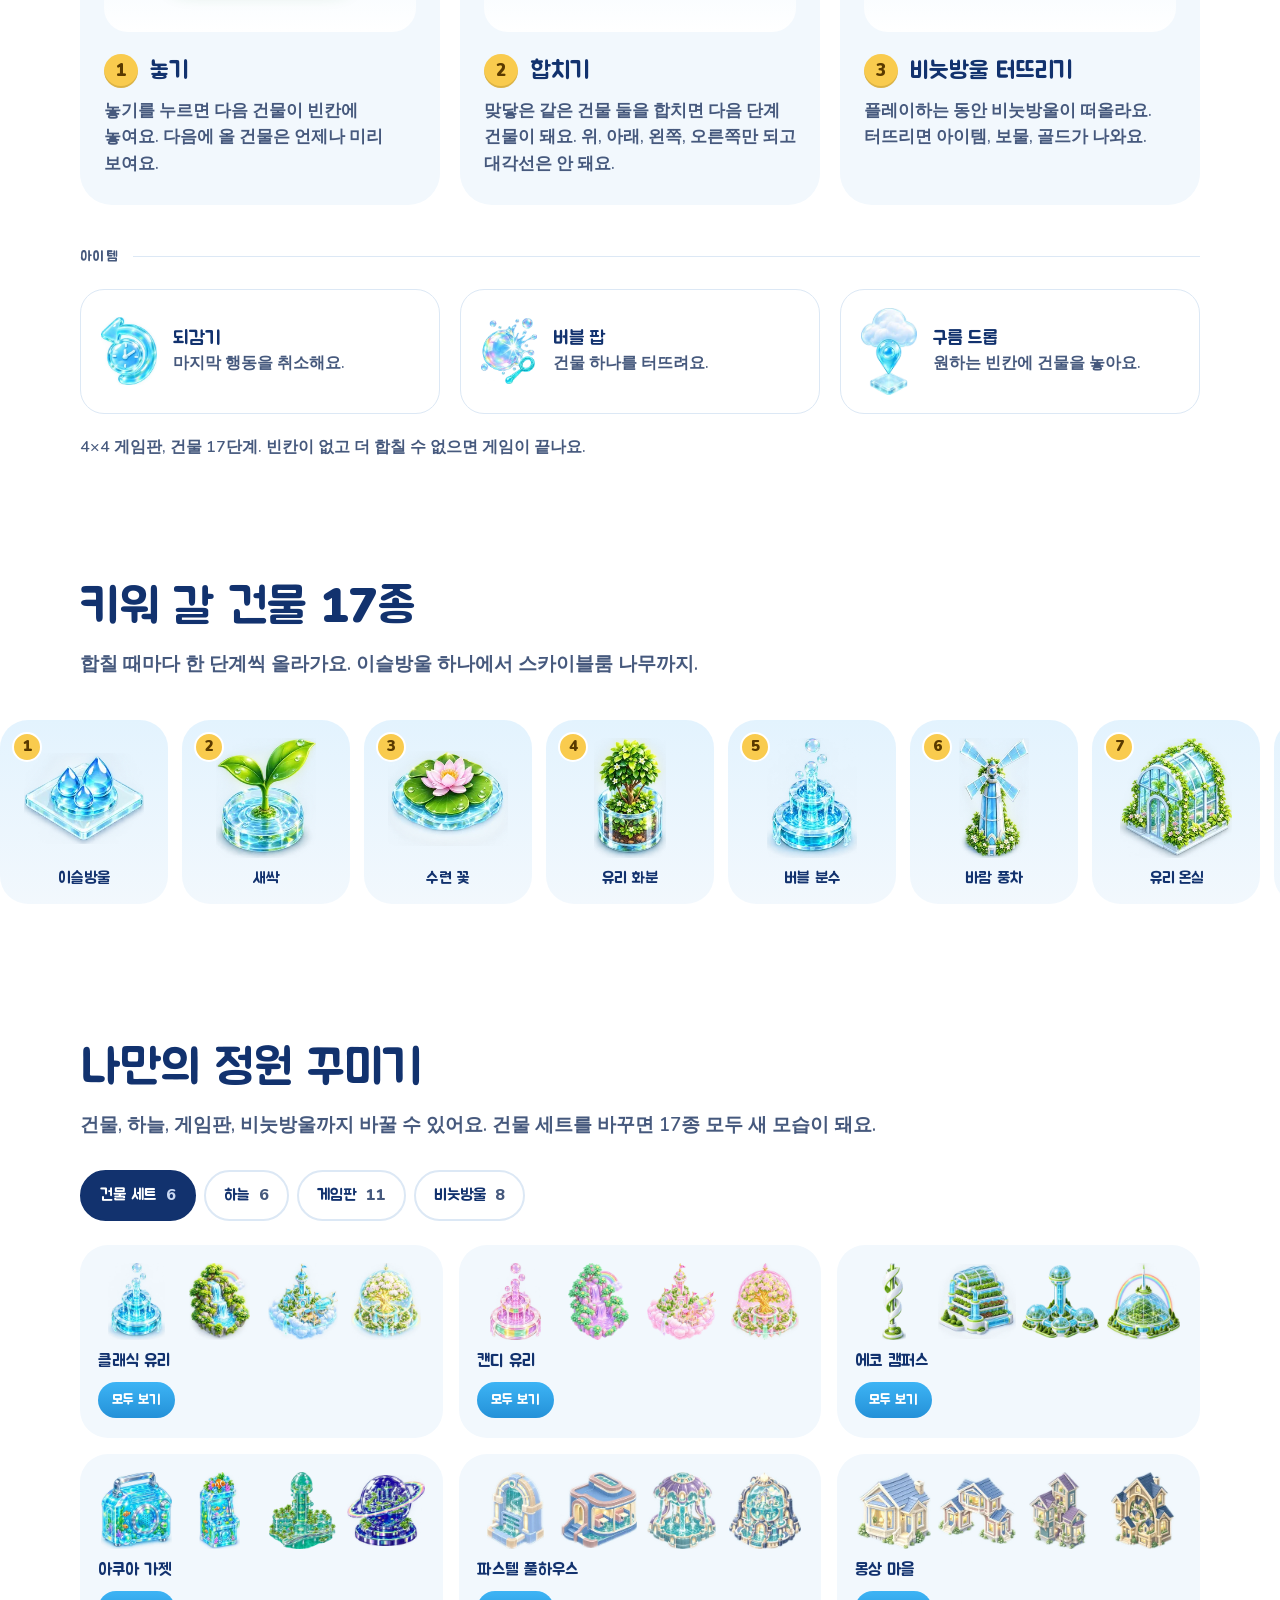
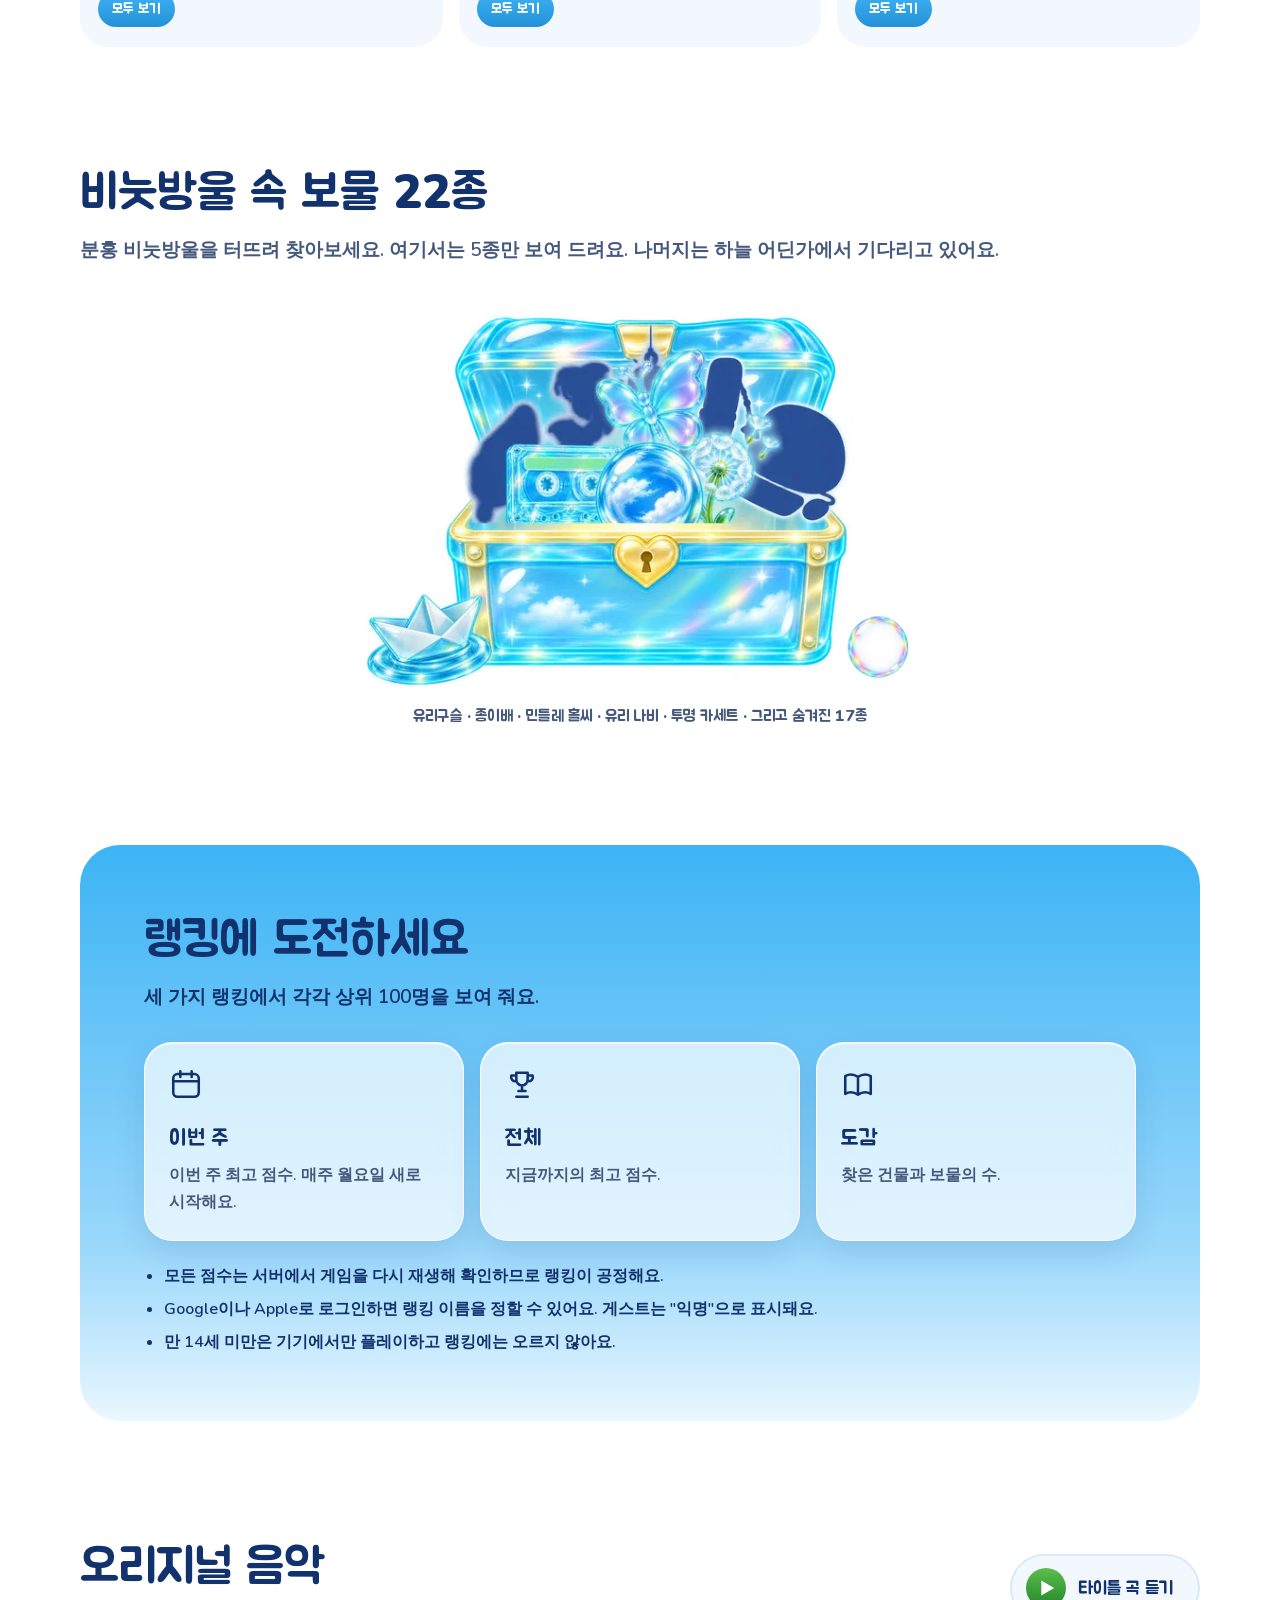
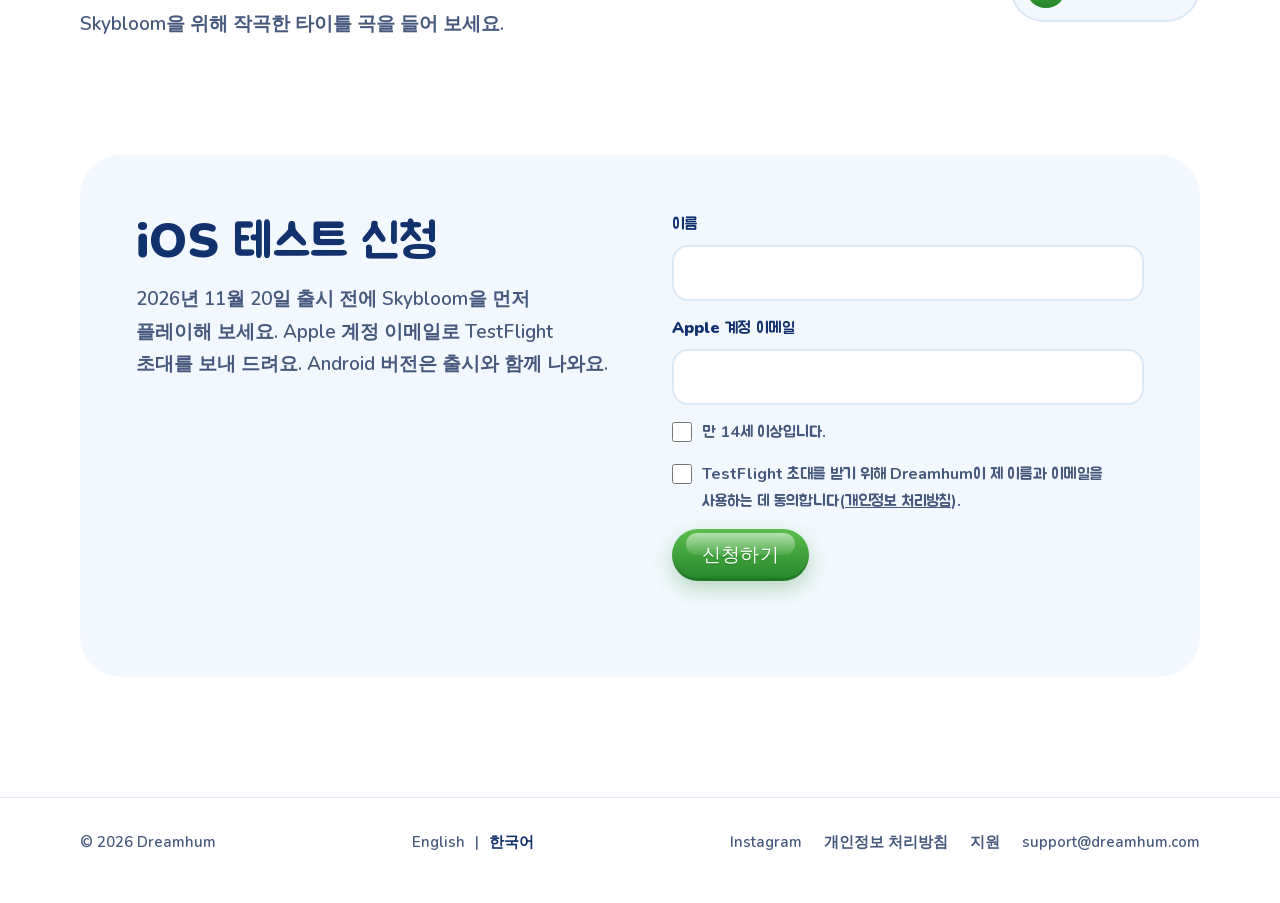
<file: ko/index.html>
<!doctype html>
<html lang="ko">
<head>
<meta charset="utf-8">
<meta name="viewport" content="width=device-width, initial-scale=1">
<title>Skybloom 스카이블룸: 하늘 정원 합치기 퍼즐</title>
<meta name="description" content="떠 있는 섬에 건물을 놓고 같은 건물을 합쳐 유리 정원을 키우는 하늘 정원 합치기 퍼즐 Skybloom. 2026년 11월 20일 iPhone과 Android로 출시됩니다.">
<meta property="og:title" content="Skybloom: 하늘 정원 합치기 퍼즐">
<meta property="og:description" content="놓고, 합치고, 하늘 위 유리 정원을 키워 보세요. 2026년 11월 20일 출시.">
<meta property="og:image" content="https://dreamhum.com/assets/brand/og-1200.jpg">
<meta property="og:image:width" content="1200">
<meta property="og:image:height" content="630">
<meta name="twitter:card" content="summary_large_image">
<link rel="alternate" hreflang="en" href="https://dreamhum.com/">
<link rel="alternate" hreflang="ko" href="https://dreamhum.com/ko/">
<link rel="alternate" hreflang="x-default" href="https://dreamhum.com/">
<link rel="icon" href="/assets/brand/favicon-32.png" sizes="32x32">
<link rel="apple-touch-icon" href="/assets/brand/apple-touch-icon.png">
<link rel="stylesheet" href="/assets/brand/fonts/jua/jua.css">
<link rel="preload" href="/assets/brand/fonts/nunito-latin.woff2" as="font" type="font/woff2" crossorigin>
<link rel="stylesheet" href="/assets/brand/base.css">
<style>
/* Skybloom brand page. Meta-style skeleton (white canvas, wide spacing, pill buttons) with Frutiger Aero only where the game world shows.
   No external requests: the font is served from this site (Nunito, OFL, assets/brand/fonts/OFL.txt). */

/* hero: the only full Aero surface */
.hero { position: relative; overflow: hidden; border-radius: 40px; isolation: isolate;
  background: linear-gradient(180deg, var(--sky-1) 0%, var(--sky-2) 58%, var(--sky-3) 100%); }
.hero .bank { position: absolute; z-index: -1; left: -6%; right: -6%; bottom: -14%; width: 112%; max-width: none; opacity: .95; }
.hero .cloud { position: absolute; z-index: -1; opacity: .9; }
.hero .c1 { width: 170px; top: 6%; left: 46%; }
.hero .c2 { width: 120px; top: 14%; right: 4%; opacity: .75; }
.bub { position: absolute; z-index: -1; width: var(--s); animation: float 7s ease-in-out infinite alternate; }
@keyframes float { to { transform: translateY(-18px); } }
.hero-in { display: grid; grid-template-columns: 1.05fr .95fr; align-items: center; gap: clamp(24px, 5vw, 64px); padding: clamp(28px, 6vw, 72px) clamp(20px, 6vw, 72px) clamp(36px, 6vw, 80px); }
.hero h1 img { width: min(440px, 100%); filter: drop-shadow(0 10px 24px rgba(18,50,110,.25)); }
.tagline { margin-top: 6px; font-size: clamp(24px, 3vw, 32px); font-weight: 900; letter-spacing: -.01em; line-height: 1.2; }
.lede { margin-top: 14px; max-width: 34ch; font-size: 19px; line-height: 1.55; color: var(--ink); }
.chip { display: inline-flex; align-items: center; gap: 10px; margin-top: 22px; padding: 8px 16px; border-radius: 100px; font-size: 16px; font-weight: 800;
  background: rgba(255,255,255,.62); border: 1px solid rgba(255,255,255,.9); box-shadow: inset 0 1px 0 #fff; backdrop-filter: blur(8px); -webkit-backdrop-filter: blur(8px); }
.chip::before { content: ""; width: 10px; height: 10px; border-radius: 50%; background: var(--leaf-1); box-shadow: 0 0 0 3px rgba(91,190,76,.25); }
.cta { display: flex; flex-wrap: wrap; gap: 12px; margin-top: 26px; }
.screen { justify-self: center; width: min(360px, 100%); border-radius: 40px; padding: 7px; background: linear-gradient(rgba(255,255,255,.85), rgba(255,255,255,.45));
  box-shadow: 0 30px 70px rgba(18,50,110,.28), inset 0 1px 0 #fff; }
.screen img { border-radius: 34px; }

/* sections: white and quiet */
section { padding-top: clamp(72px, 9vw, 120px); }
h2 { font-size: clamp(34px, 4.4vw, 48px); font-weight: 900; line-height: 1.12; letter-spacing: -.015em; }
.intro { display: grid; grid-template-columns: 1fr 1fr; gap: clamp(24px, 5vw, 72px); align-items: start; }
.intro p { color: var(--ink-soft); font-size: 19px; }
.intro p + p { margin-top: 14px; }

.steps { list-style: none; padding: 0; margin-top: clamp(28px, 4vw, 48px); display: grid; grid-template-columns: repeat(3, 1fr); gap: 20px; counter-reset: step; }
.steps > li { counter-increment: step; background: var(--soft); border-radius: 32px; padding: 24px 24px 28px; }
.art { height: 190px; display: flex; align-items: center; justify-content: center; gap: 10px; border-radius: 24px; background: linear-gradient(180deg, #e3f3fe, #fff); margin-bottom: 22px; }
.steps h3 { display: flex; align-items: center; gap: 12px; font-size: 24px; font-weight: 900; line-height: 1.2; }
.steps h3::before { content: counter(step); flex: none; width: 34px; height: 34px; border-radius: 50%; display: grid; place-items: center; font-size: 17px; background: var(--gold); color: var(--gold-ink); box-shadow: inset 0 -2px 0 rgba(0,0,0,.12); }
.steps p { margin-top: 10px; color: var(--ink-soft); font-size: 17px; line-height: 1.55; }

.bld { position: relative; }
.bld img { width: clamp(64px, 17vw, 92px); }
.lv { position: absolute; right: -6px; bottom: 4px; width: 30px; height: 30px; border-radius: 50%; display: grid; place-items: center; font-size: 15px; font-weight: 900; background: var(--gold); color: var(--gold-ink); border: 2px solid #fff; }
.op { font-size: 26px; font-weight: 900; color: var(--ink-soft); }
.next { display: flex; align-items: center; gap: 12px; padding: 10px 14px 10px 10px; border-radius: 24px; background: linear-gradient(var(--leaf-1), var(--leaf-2)); box-shadow: 0 8px 18px rgba(35,133,42,.25); }
.next .bld { background: #fff; border-radius: 16px; padding: 10px 8px 6px; border: 3px solid var(--gold); }
.next .bld img { width: 66px; }
.next .lv { width: 26px; height: 26px; font-size: 13px; right: -10px; bottom: -8px; }
.next b { color: #fff; font-size: 26px; font-weight: 900; text-shadow: 0 2px 0 rgba(0,60,0,.35); padding-inline: 10px 14px; }
.legend { list-style: none; padding: 0; display: grid; gap: 8px; font-size: 15px; font-weight: 800; color: var(--ink-soft); }
.legend li { display: flex; align-items: center; gap: 8px; }
.legend li::before { content: ""; width: 14px; height: 14px; border-radius: 50%; background: var(--c); box-shadow: inset 0 -2px 0 rgba(0,0,0,.12); }

.items { margin-top: 20px; display: grid; grid-template-columns: repeat(3, 1fr); gap: 20px; }
.item { display: flex; align-items: center; gap: 16px; padding: 18px 20px; border-radius: 24px; border: 1px solid var(--line); }
.item img { width: 56px; flex: none; }
.item h3 { font-size: 19px; font-weight: 900; line-height: 1.2; }
.item p { font-size: 16px; color: var(--ink-soft); line-height: 1.45; margin-top: 2px; }
.rule { margin-top: 20px; font-size: 16px; color: var(--ink-soft); }



.sub { margin-top: 12px; color: var(--ink-soft); font-size: 19px; }

/* buildings: one ladder you can scroll sideways */
.ladder { margin-top: 32px; overflow-x: auto; scroll-snap-type: x mandatory; scrollbar-width: thin; padding: 8px 0 18px; }
.ladder ol { list-style: none; margin: 0; display: flex; gap: 14px; padding-inline: max(var(--gutter), calc((100vw - 1200px) / 2 + var(--gutter))); width: max-content; }
.ladder li { scroll-snap-align: start; position: relative; width: 168px; padding: 18px 14px 16px; border-radius: 28px; background: linear-gradient(180deg, #e3f3fe, var(--soft)); text-align: center; }
.ladder img { width: 120px; height: 120px; object-fit: contain; margin: 0 auto; }
.ladder .lv { top: 12px; left: 12px; right: auto; bottom: auto; }
.nm { display: block; margin-top: 10px; font-size: 16px; font-weight: 900; line-height: 1.25; }

/* skins: tabs */
.tabs { display: flex; flex-wrap: wrap; gap: 8px; margin-top: 28px; }
.tabs button { font: inherit; font-size: 16px; font-weight: 900; color: var(--ink); background: #fff; border: 2px solid var(--line); border-radius: 100px; padding: 10px 18px; cursor: pointer; }
.tabs button span { color: var(--ink-soft); font-weight: 800; margin-left: 4px; }
.tabs button[aria-selected="true"] { background: var(--ink); border-color: var(--ink); color: #fff; }
.tabs button[aria-selected="true"] span { color: #c9d8f2; }
.panel { margin-top: 24px; }
.g { list-style: none; padding: 0; display: grid; gap: 16px; }
.g b { display: block; font-size: 17px; font-weight: 900; line-height: 1.3; margin-top: 10px; }
.g small { display: block; font-size: 14px; color: var(--ink-soft); font-weight: 800; }
.sets { grid-template-columns: repeat(3, 1fr); }
.set { padding: 18px 18px 20px; border-radius: 28px; background: var(--soft); }
.set .row { display: grid; grid-template-columns: repeat(4, 1fr); gap: 6px; align-items: end; }
.set .row img { width: 100%; aspect-ratio: 1; object-fit: contain; }
.skies { grid-template-columns: repeat(6, 1fr); }
.sky img { width: 100%; border-radius: 22px; aspect-ratio: 4 / 5; object-fit: cover; }
.tiles { grid-template-columns: repeat(auto-fill, minmax(140px, 1fr)); }
.tl { padding: 16px 12px 14px; border-radius: 24px; background: var(--soft); text-align: center; }
.tl img { width: 100%; max-width: 120px; height: 90px; object-fit: contain; margin: 0 auto; }

/* collection: one treasure chest */
.chest { margin: 24px auto 0; text-align: center; }
.chest img { width: 100%; max-width: 605px; height: auto; margin-inline: auto; }
.chest figcaption { margin-top: 8px; font-size: 16px; font-weight: 800; color: var(--ink-soft); }

/* ranking: a sky band again, glass cards on it */
.rank { border-radius: 40px; padding: clamp(28px, 6vw, 64px); background: linear-gradient(180deg, var(--sky-1), var(--sky-2) 70%, var(--sky-3)); }
.rank .sub { color: var(--ink); }
.boards { list-style: none; padding: 0; margin-top: 28px; display: grid; grid-template-columns: repeat(3, 1fr); gap: 16px; }
.boards li { padding: 24px; border-radius: 28px; background: rgba(255,255,255,.7); border: 1px solid rgba(255,255,255,.95); box-shadow: inset 0 1px 0 #fff, 0 10px 30px rgba(18,50,110,.12); backdrop-filter: blur(10px); -webkit-backdrop-filter: blur(10px); }
.boards svg, .play svg { width: 34px; height: 34px; fill: none; stroke: currentColor; stroke-width: 1.8; stroke-linecap: round; stroke-linejoin: round; }
.boards h3 { margin-top: 10px; font-size: 22px; font-weight: 900; }
.boards p { margin-top: 4px; font-size: 16px; color: var(--ink-soft); }
.facts { margin-top: 22px; padding-left: 20px; font-size: 16px; color: var(--ink); display: grid; gap: 6px; }

/* sound */
.sound { display: grid; grid-template-columns: 1fr auto; gap: 24px; align-items: center; }
.play { display: inline-flex; align-items: center; gap: 12px; font: inherit; font-size: 18px; font-weight: 900; color: var(--ink); background: var(--soft); border: 2px solid var(--line); border-radius: 100px; padding: 12px 24px 12px 14px; cursor: pointer; }
.play svg { width: 28px; height: 28px; padding: 6px; box-sizing: content-box; border-radius: 50%; color: #fff; background: linear-gradient(var(--leaf-1), var(--leaf-2)); }
.i-pause, .play[aria-pressed="true"] .i-play { display: none; }
.play[aria-pressed="true"] .i-pause { display: inline; }

/* join */
.join { display: grid; grid-template-columns: 1fr 1fr; gap: clamp(24px, 5vw, 64px); padding: clamp(28px, 5vw, 56px); border-radius: 40px; background: var(--soft); }
form { display: grid; gap: 14px; }
form label { display: grid; gap: 6px; font-size: 16px; font-weight: 900; }
form input:not([type="checkbox"]) { font: inherit; font-weight: 700; font-size: 17px; color: var(--ink); padding: 12px 16px; border-radius: 16px; border: 2px solid var(--line); background: #fff; }
form input:focus-visible { outline: 3px solid var(--sky-1); outline-offset: 1px; border-color: var(--sky-1); }
.ck { display: flex !important; grid-template-columns: none; align-items: flex-start; gap: 10px !important; font-weight: 700 !important; color: var(--ink-soft); }
.ck input { width: 20px; height: 20px; margin: 3px 0 0; accent-color: var(--leaf-2); flex: none; }
.hp { position: absolute; left: -9999px; }
form .btn { justify-self: start; border: 0; cursor: pointer; font-family: inherit; }
form .btn[disabled] { opacity: .6; cursor: wait; }
.msg { min-height: 1.6em; font-size: 16px; }
.msg.ok { color: #1f7a27; }
.msg.err { color: #b3261e; }

.merge { align-items: flex-end; padding-bottom: 46px; }
.merge .op { align-self: center; }
.merge .bld:not(:last-child) img { width: clamp(54px, 14vw, 76px); }
.kicker { display: flex; align-items: center; gap: 14px; margin-top: 40px; font-size: 14px; font-weight: 900; letter-spacing: .1em; text-transform: uppercase; color: var(--ink-soft); }
.kicker::after { content: ""; flex: 1; height: 1px; background: var(--line); }
.set button { all: unset; box-sizing: border-box; display: block; width: 100%; cursor: pointer; border-radius: 20px; }
.set button:focus-visible { outline: 3px solid var(--sky-1); outline-offset: 8px; }
.set { transition: transform .2s, box-shadow .2s; }
.set:hover { transform: translateY(-3px); box-shadow: 0 12px 28px rgba(18,50,110,.12); }
.more { display: inline-block; margin-top: 10px; padding: 6px 14px; border-radius: 100px; font-size: 14px; font-weight: 900; color: #fff; background: linear-gradient(var(--sky-1), #2491d8); }
#dex { width: min(980px, calc(100% - 32px)); max-height: 88vh; padding: 0; border: 0; border-radius: 32px; color: var(--ink); background: linear-gradient(180deg, #eaf7ff, #fff 40%); box-shadow: 0 30px 80px rgba(18,50,110,.35); }
#dex::backdrop { background: rgba(18,50,110,.45); backdrop-filter: blur(4px); -webkit-backdrop-filter: blur(4px); }
.dex-top { position: sticky; top: 0; z-index: 1; display: flex; align-items: center; justify-content: space-between; gap: 16px; padding: 20px 24px 14px; background: rgba(234,247,255,.92); backdrop-filter: blur(8px); -webkit-backdrop-filter: blur(8px); }
.dex-top h3 { font-size: 26px; font-weight: 900; line-height: 1.2; }
.dex-top small { display: block; font-size: 15px; font-weight: 800; color: var(--ink-soft); }
.x { flex: none; width: 44px; height: 44px; border-radius: 50%; border: 2px solid var(--line); background: #fff; color: var(--ink); font: inherit; font-size: 26px; font-weight: 900; line-height: 1; cursor: pointer; }
.dex { list-style: none; padding: 4px 24px 24px; margin: 0; display: grid; grid-template-columns: repeat(auto-fill, minmax(132px, 1fr)); gap: 12px; }
.dex li { position: relative; padding: 14px 10px 12px; border-radius: 22px; background: #fff; border: 1px solid var(--line); text-align: center; }
.dex img { width: 96px; height: 96px; object-fit: contain; margin: 0 auto; }
.dex .lv { top: 8px; left: 8px; right: auto; bottom: auto; width: 26px; height: 26px; font-size: 13px; }
.dex .nm { font-size: 14px; margin-top: 6px; }
@media (max-width: 560px) { .dex { grid-template-columns: repeat(2, 1fr); padding-inline: 16px; } .dex-top { padding-inline: 16px; } }

/* Korean: Nunito still sets Latin letters and numbers; Korean falls to Jua (headings) or the system font (body) */
body { font-family: "Nunito", "Apple SD Gothic Neo", "Malgun Gothic", "Noto Sans KR", system-ui, sans-serif; font-weight: 600; line-height: 1.7; word-break: keep-all; }
h1, h2, h3, .tagline, .btn, .tabs button, .nm, .g b, .kicker, .more, .dex-top h3, .chest figcaption, .play, .chip, .next b, form label, .op { font-family: "Nunito", "Jua", sans-serif; font-synthesis: none; }
h2 { letter-spacing: 0; line-height: 1.25; }
@media (max-width: 900px) {
  .sets { grid-template-columns: 1fr 1fr; } .skies { grid-template-columns: repeat(3, 1fr); } .boards, .join, .sound { grid-template-columns: 1fr; }
  .hero-in { grid-template-columns: 1fr; text-align: left; }
  .screen { width: min(300px, 100%); }
  .intro, .steps, .items { grid-template-columns: 1fr; }
}
@media (max-width: 720px) {
  .sets { grid-template-columns: 1fr; } .skies { grid-template-columns: 1fr 1fr; } .treasures { grid-template-columns: repeat(2, 1fr); } .ladder li { width: 148px; }
  .hero { border-radius: 32px; }
  .hero .c1 { width: 110px; left: 60%; }
  .hero .c2 { display: none; }
}
@media (prefers-reduced-motion: reduce) { .bub { animation: none; } }
</style>
</head>
<body>

<header class="wrap top">
  <a class="logo" href="/ko/"><img src="/assets/brand/icon-96.webp" width="96" height="96" alt=""><span>Skybloom</span></a>
  <nav aria-label="주요 메뉴">
    <a href="#how-to-play">플레이 방법</a>
    <a href="#skins">스킨</a>
    <a href="#collection">도감</a>
    <a href="#ranking">랭킹</a>
    <a class="lang-top" href="/" lang="en" hreflang="en" aria-label="View in English"><span aria-hidden="true">EN</span><span class="on" aria-hidden="true">KO</span></a>
    <a class="btn go sm" href="#join">iOS 테스트 신청</a>
  </nav>
</header>

<main>
  <div class="wrap">
    <div class="hero">
      <img class="bank" src="/assets/brand/cloud-bank-1600.webp" srcset="/assets/brand/cloud-bank-800.webp 800w, /assets/brand/cloud-bank-1600.webp 1600w" sizes="100vw" width="1600" height="1062" alt="">
      <img class="cloud c1" src="/assets/brand/cloud-a.webp" width="338" height="282" alt="">
      <img class="cloud c2" src="/assets/brand/cloud-b.webp" width="360" height="254" alt="">
      <img class="bub" src="/assets/brand/bubble.webp" style="--s:56px; left:46%; top:70%" width="240" height="240" alt="">
      <img class="bub" src="/assets/brand/bubble.webp" style="--s:36px; left:3%; top:88%; animation-delay:-3s" width="240" height="240" alt="">
      <img class="bub" src="/assets/brand/bubble.webp" style="--s:48px; right:6%; top:44%; animation-delay:-5s" width="240" height="240" alt="">
      <div class="hero-in">
        <div>
          <h1><img src="/assets/brand/logo-480.webp" width="480" height="183" alt="Skybloom"></h1>
          <p class="tagline">하늘 정원 합치기 퍼즐</p>
          <p class="lede">하늘에 떠 있는 섬에 건물을 놓고 같은 건물을 합쳐, 이슬방울 하나에서 스카이블룸 나무까지 유리 정원을 키워 보세요.</p>
          <p class="chip">2026년 11월 20일, iPhone과 Android로 찾아갑니다</p>
          <div class="cta">
            <a class="btn go" href="#join">iOS 테스트 신청</a>
            <a class="btn line" href="#how-to-play">플레이 방법</a>
          </div>
        </div>
        <div class="screen">
          <img src="/assets/brand/game-mid-540.webp" srcset="/assets/brand/game-mid-540.webp 540w, /assets/brand/game-mid-1080.webp 1080w" sizes="(max-width: 900px) 300px, 360px" width="540" height="960" fetchpriority="high"
               alt="Skybloom 플레이 화면: 떠 있는 섬 위에 레벨 숫자가 붙은 유리 건물들, 아래에 되감기·버블 팝·구름 드롭 아이템과 큰 놓기 버튼.">
        </div>
      </div>
    </div>
  </div>

  <section id="about">
    <div class="wrap intro">
      <h2>하늘에서 자라는 정원</h2>
      <div>
        <p>Skybloom은 하늘에 떠 있는 섬에서 즐기는 합치기 퍼즐입니다. 미래적인 프루티거 에어로와 드림코어 감성으로 맑은 하늘, 유리, 물, 부드러운 빛을 담았습니다.</p>
        <p>건물 17종을 해금하고, 떠다니는 비눗방울 속 보물을 찾고, 게임판과 하늘과 건물 세트를 바꿔 나만의 정원을 꾸며 보세요.</p>
        <p>음악은 이 게임을 위해 작곡한 오리지널입니다.</p>
      </div>
    </div>
  </section>

  <section id="how-to-play">
    <div class="wrap">
      <h2>플레이 방법</h2>
      <ol class="steps">
        <li>
          <div class="art" aria-hidden="true">
            <div class="next"><span class="bld"><img src="/assets/brand/b-dew.webp" width="240" height="183" alt=""><span class="lv">1</span></span><b>놓기</b></div>
          </div>
          <h3>놓기</h3>
          <p>놓기를 누르면 다음 건물이 빈칸에 놓여요. 다음에 올 건물은 언제나 미리 보여요.</p>
        </li>
        <li>
          <div class="art merge" aria-hidden="true">
            <span class="bld"><img src="/assets/brand/b-sprout.webp" width="200" height="240" alt=""><span class="lv">2</span></span>
            <span class="op">+</span>
            <span class="bld"><img src="/assets/brand/b-sprout.webp" width="200" height="240" alt=""><span class="lv">2</span></span>
            <span class="op">=</span>
            <span class="bld"><img src="/assets/brand/b-lily.webp" width="240" height="189" alt=""><span class="lv">3</span></span>
          </div>
          <h3>합치기</h3>
          <p>맞닿은 같은 건물 둘을 합치면 다음 단계 건물이 돼요. 위, 아래, 왼쪽, 오른쪽만 되고 대각선은 안 돼요.</p>
        </li>
        <li>
          <div class="art" aria-hidden="true">
            <img src="/assets/brand/bubble.webp" width="240" height="240" alt="" style="width:118px">
            <ul class="legend">
              <li style="--c:#6fd25a">아이템</li>
              <li style="--c:#ff9ccf">보물</li>
              <li style="--c:#f9cb4e">골드</li>
            </ul>
          </div>
          <h3>비눗방울 터뜨리기</h3>
          <p>플레이하는 동안 비눗방울이 떠올라요. 터뜨리면 아이템, 보물, 골드가 나와요.</p>
        </li>
      </ol>

      <p class="kicker">아이템</p>
      <div class="items">
        <div class="item"><img src="/assets/brand/item-rewind.webp" width="164" height="200" alt=""><div><h3>되감기</h3><p>마지막 행동을 취소해요.</p></div></div>
        <div class="item"><img src="/assets/brand/item-pop.webp" width="170" height="200" alt=""><div><h3>버블 팝</h3><p>건물 하나를 터뜨려요.</p></div></div>
        <div class="item"><img src="/assets/brand/item-drop.webp" width="129" height="200" alt=""><div><h3>구름 드롭</h3><p>원하는 빈칸에 건물을 놓아요.</p></div></div>
      </div>
      <p class="rule">4×4 게임판, 건물 17단계. 빈칸이 없고 더 합칠 수 없으면 게임이 끝나요.</p>
    </div>
  </section>
  <section id="buildings">
    <div class="wrap">
      <h2>키워 갈 건물 17종</h2>
      <p class="sub">합칠 때마다 한 단계씩 올라가요. 이슬방울 하나에서 스카이블룸 나무까지.</p>
    </div>
    <div class="ladder" role="region" aria-label="클래식 유리 건물 17종, 단계 순서" tabindex="0">
      <ol>
        <li><img src="/assets/brand/g/lad-01.webp" width="220" height="220" loading="lazy" alt=""><span class="lv">1</span><span class="nm">이슬방울</span></li>
        <li><img src="/assets/brand/g/lad-02.webp" width="220" height="220" loading="lazy" alt=""><span class="lv">2</span><span class="nm">새싹</span></li>
        <li><img src="/assets/brand/g/lad-03.webp" width="220" height="220" loading="lazy" alt=""><span class="lv">3</span><span class="nm">수련 꽃</span></li>
        <li><img src="/assets/brand/g/lad-04.webp" width="220" height="220" loading="lazy" alt=""><span class="lv">4</span><span class="nm">유리 화분</span></li>
        <li><img src="/assets/brand/g/lad-05.webp" width="220" height="220" loading="lazy" alt=""><span class="lv">5</span><span class="nm">버블 분수</span></li>
        <li><img src="/assets/brand/g/lad-06.webp" width="220" height="220" loading="lazy" alt=""><span class="lv">6</span><span class="nm">바람 풍차</span></li>
        <li><img src="/assets/brand/g/lad-07.webp" width="220" height="220" loading="lazy" alt=""><span class="lv">7</span><span class="nm">유리 온실</span></li>
        <li><img src="/assets/brand/g/lad-08.webp" width="220" height="220" loading="lazy" alt=""><span class="lv">8</span><span class="nm">물빛 정자</span></li>
        <li><img src="/assets/brand/g/lad-09.webp" width="220" height="220" loading="lazy" alt=""><span class="lv">9</span><span class="nm">태양 돔</span></li>
        <li><img src="/assets/brand/g/lad-10.webp" width="220" height="220" loading="lazy" alt=""><span class="lv">10</span><span class="nm">폭포 정원</span></li>
        <li><img src="/assets/brand/g/lad-11.webp" width="220" height="220" loading="lazy" alt=""><span class="lv">11</span><span class="nm">크리스털 탑</span></li>
        <li><img src="/assets/brand/g/lad-12.webp" width="220" height="220" loading="lazy" alt=""><span class="lv">12</span><span class="nm">하늘 돔</span></li>
        <li><img src="/assets/brand/g/lad-13.webp" width="220" height="220" loading="lazy" alt=""><span class="lv">13</span><span class="nm">무지개 다리</span></li>
        <li><img src="/assets/brand/g/lad-14.webp" width="220" height="220" loading="lazy" alt=""><span class="lv">14</span><span class="nm">구름 항구</span></li>
        <li><img src="/assets/brand/g/lad-15.webp" width="220" height="220" loading="lazy" alt=""><span class="lv">15</span><span class="nm">별 관측소</span></li>
        <li><img src="/assets/brand/g/lad-16.webp" width="220" height="220" loading="lazy" alt=""><span class="lv">16</span><span class="nm">오로라 궁전</span></li>
        <li><img src="/assets/brand/g/lad-17.webp" width="220" height="220" loading="lazy" alt=""><span class="lv">17</span><span class="nm">스카이블룸 나무</span></li>
      </ol>
    </div>
  </section>

  <section id="skins">
    <div class="wrap">
      <h2>나만의 정원 꾸미기</h2>
      <p class="sub">건물, 하늘, 게임판, 비눗방울까지 바꿀 수 있어요. 건물 세트를 바꾸면 17종 모두 새 모습이 돼요.</p>
      <div class="tabs" role="tablist" aria-label="스킨 종류">
        <button role="tab" id="t-sets" aria-controls="p-sets" aria-selected="true">건물 세트 <span>6</span></button>
        <button role="tab" id="t-skies" aria-controls="p-skies" aria-selected="false" tabindex="-1">하늘 <span>6</span></button>
        <button role="tab" id="t-tiles" aria-controls="p-tiles" aria-selected="false" tabindex="-1">게임판 <span>11</span></button>
        <button role="tab" id="t-bubs" aria-controls="p-bubs" aria-selected="false" tabindex="-1">비눗방울 <span>8</span></button>
      </div>
      <div class="panel" role="tabpanel" id="p-sets" aria-labelledby="t-sets"><ul class="g sets">
          <li class="set"><button type="button" data-set="classic" aria-haspopup="dialog"><div class="row"><img src="/assets/brand/g/set-classic-05.webp" width="200" height="200" loading="lazy" alt=""><img src="/assets/brand/g/set-classic-10.webp" width="200" height="200" loading="lazy" alt=""><img src="/assets/brand/g/set-classic-14.webp" width="200" height="200" loading="lazy" alt=""><img src="/assets/brand/g/set-classic-17.webp" width="200" height="200" loading="lazy" alt=""></div><b>클래식 유리</b><span class="more">모두 보기</span></button></li>
          <li class="set"><button type="button" data-set="candy" aria-haspopup="dialog"><div class="row"><img src="/assets/brand/g/set-candy-05.webp" width="200" height="200" loading="lazy" alt=""><img src="/assets/brand/g/set-candy-10.webp" width="200" height="200" loading="lazy" alt=""><img src="/assets/brand/g/set-candy-14.webp" width="200" height="200" loading="lazy" alt=""><img src="/assets/brand/g/set-candy-17.webp" width="200" height="200" loading="lazy" alt=""></div><b>캔디 유리</b><span class="more">모두 보기</span></button></li>
          <li class="set"><button type="button" data-set="eco" aria-haspopup="dialog"><div class="row"><img src="/assets/brand/g/set-eco-05.webp" width="200" height="200" loading="lazy" alt=""><img src="/assets/brand/g/set-eco-10.webp" width="200" height="200" loading="lazy" alt=""><img src="/assets/brand/g/set-eco-14.webp" width="200" height="200" loading="lazy" alt=""><img src="/assets/brand/g/set-eco-17.webp" width="200" height="200" loading="lazy" alt=""></div><b>에코 캠퍼스</b><span class="more">모두 보기</span></button></li>
          <li class="set"><button type="button" data-set="aqua" aria-haspopup="dialog"><div class="row"><img src="/assets/brand/g/set-aqua-05.webp" width="200" height="200" loading="lazy" alt=""><img src="/assets/brand/g/set-aqua-10.webp" width="200" height="200" loading="lazy" alt=""><img src="/assets/brand/g/set-aqua-14.webp" width="200" height="200" loading="lazy" alt=""><img src="/assets/brand/g/set-aqua-17.webp" width="200" height="200" loading="lazy" alt=""></div><b>아쿠아 가젯</b><span class="more">모두 보기</span></button></li>
          <li class="set"><button type="button" data-set="poolhouse" aria-haspopup="dialog"><div class="row"><img src="/assets/brand/g/set-poolhouse-05.webp" width="200" height="200" loading="lazy" alt=""><img src="/assets/brand/g/set-poolhouse-10.webp" width="200" height="200" loading="lazy" alt=""><img src="/assets/brand/g/set-poolhouse-14.webp" width="200" height="200" loading="lazy" alt=""><img src="/assets/brand/g/set-poolhouse-17.webp" width="200" height="200" loading="lazy" alt=""></div><b>파스텔 풀하우스</b><span class="more">모두 보기</span></button></li>
          <li class="set"><button type="button" data-set="reverie" aria-haspopup="dialog"><div class="row"><img src="/assets/brand/g/set-reverie-05.webp" width="200" height="200" loading="lazy" alt=""><img src="/assets/brand/g/set-reverie-10.webp" width="200" height="200" loading="lazy" alt=""><img src="/assets/brand/g/set-reverie-14.webp" width="200" height="200" loading="lazy" alt=""><img src="/assets/brand/g/set-reverie-17.webp" width="200" height="200" loading="lazy" alt=""></div><b>몽상 마을</b><span class="more">모두 보기</span></button></li>
        </ul></div>
      <div class="panel" role="tabpanel" id="p-skies" aria-labelledby="t-skies" hidden><ul class="g skies">
          <li class="sky"><img src="/assets/brand/g/sky-day.webp" width="400" height="500" loading="lazy" alt=""><b>하늘 섬</b><small>기본</small></li>
          <li class="sky"><img src="/assets/brand/g/sky-blossom.webp" width="400" height="500" loading="lazy" alt=""><b>꽃 섬</b></li>
          <li class="sky"><img src="/assets/brand/g/sky-aurora.webp" width="400" height="500" loading="lazy" alt=""><b>오로라 하늘</b></li>
          <li class="sky"><img src="/assets/brand/g/sky-meadow.webp" width="400" height="500" loading="lazy" alt=""><b>블리스 초원</b></li>
          <li class="sky"><img src="/assets/brand/g/sky-poolrooms.webp" width="400" height="500" loading="lazy" alt=""><b>파스텔 풀룸</b></li>
          <li class="sky"><img src="/assets/brand/g/sky-bedroom.webp" width="400" height="500" loading="lazy" alt=""><b>아쿠아 방</b></li>
        </ul></div>
      <div class="panel" role="tabpanel" id="p-tiles" aria-labelledby="t-tiles" hidden><ul class="g tiles">
          <li class="tl"><img src="/assets/brand/g/tile-frost.webp" width="200" height="113" loading="lazy" alt=""><b>서리 유리</b><small>기본</small></li>
          <li class="tl"><img src="/assets/brand/g/tile-petal.webp" width="200" height="113" loading="lazy" alt=""><b>꽃잎 타일</b></li>
          <li class="tl"><img src="/assets/brand/g/tile-star.webp" width="200" height="113" loading="lazy" alt=""><b>별빛 타일</b></li>
          <li class="tl"><img src="/assets/brand/g/tile-lime.webp" width="200" height="113" loading="lazy" alt=""><b>라임 젤리</b></li>
          <li class="tl"><img src="/assets/brand/g/tile-tangerine.webp" width="200" height="113" loading="lazy" alt=""><b>귤 젤</b></li>
          <li class="tl"><img src="/assets/brand/g/tile-grape.webp" width="200" height="113" loading="lazy" alt=""><b>포도 콘솔</b></li>
          <li class="tl"><img src="/assets/brand/g/tile-luna.webp" width="200" height="113" loading="lazy" alt=""><b>루나 블루</b></li>
          <li class="tl"><img src="/assets/brand/g/tile-opal.webp" width="200" height="113" loading="lazy" alt=""><b>오팔 미스틱</b></li>
          <li class="tl"><img src="/assets/brand/g/tile-oyster.webp" width="200" height="113" loading="lazy" alt=""><b>오이스터 포슬린</b></li>
          <li class="tl"><img src="/assets/brand/g/tile-fog.webp" width="200" height="113" loading="lazy" alt=""><b>포그 라임스톤</b></li>
          <li class="tl"><img src="/assets/brand/g/tile-smoke.webp" width="200" height="113" loading="lazy" alt=""><b>스모크 글라스</b></li>
        </ul></div>
      <div class="panel" role="tabpanel" id="p-bubs" aria-labelledby="t-bubs" hidden><ul class="g tiles">
          <li class="tl"><img src="/assets/brand/g/bub-rainbow.webp" width="160" height="160" loading="lazy" alt=""><b>무지개</b><small>기본</small></li>
          <li class="tl"><img src="/assets/brand/g/bub-pearl.webp" width="160" height="160" loading="lazy" alt=""><b>진주</b></li>
          <li class="tl"><img src="/assets/brand/g/bub-mint.webp" width="160" height="160" loading="lazy" alt=""><b>민트</b></li>
          <li class="tl"><img src="/assets/brand/g/bub-lime.webp" width="160" height="160" loading="lazy" alt=""><b>라임 슬라임</b></li>
          <li class="tl"><img src="/assets/brand/g/bub-tangerine.webp" width="160" height="160" loading="lazy" alt=""><b>귤 젤</b></li>
          <li class="tl"><img src="/assets/brand/g/bub-grape.webp" width="160" height="160" loading="lazy" alt=""><b>포도 콘솔</b></li>
          <li class="tl"><img src="/assets/brand/g/bub-luna.webp" width="160" height="160" loading="lazy" alt=""><b>루나 블루</b></li>
          <li class="tl"><img src="/assets/brand/g/bub-opal.webp" width="160" height="160" loading="lazy" alt=""><b>오팔 미스틱</b></li>
        </ul></div>
    </div>
  </section>

  <section id="collection">
    <div class="wrap">
      <h2>비눗방울 속 보물 22종</h2>
      <p class="sub">분홍 비눗방울을 터뜨려 찾아보세요. 여기서는 5종만 보여 드려요. 나머지는 하늘 어딘가에서 기다리고 있어요.</p>
      <figure class="chest">
        <img src="/assets/brand/chest-1008.webp" srcset="/assets/brand/chest-640.webp 640w, /assets/brand/chest-1008.webp 1008w" sizes="(max-width: 640px) 100vw, 605px" width="1008" height="674" loading="lazy"
             alt="보물이 가득 쌓인 열린 유리 보물상자: 유리구슬, 투명 카세트, 민들레 홀씨, 유리 나비가 보이고 종이배는 상자 앞으로 쏟아져 나와 있어요. 나머지 보물은 아직 숨겨진 어두운 실루엣이에요.">
        <figcaption>유리구슬 · 종이배 · 민들레 홀씨 · 유리 나비 · 투명 카세트 · 그리고 숨겨진 17종</figcaption>
      </figure>
    </div>
  </section>

  <section id="ranking">
    <div class="wrap">
      <div class="rank">
        <h2>랭킹에 도전하세요</h2>
        <p class="sub">세 가지 랭킹에서 각각 상위 100명을 보여 줘요.</p>
        <ul class="boards">
          <li><svg viewBox="0 0 24 24" aria-hidden="true"><rect x="3" y="5" width="18" height="16" rx="3"/><path d="M3 10h18M8 3v4M16 3v4"/></svg><h3>이번 주</h3><p>이번 주 최고 점수. 매주 월요일 새로 시작해요.</p></li>
          <li><svg viewBox="0 0 24 24" aria-hidden="true"><path d="M8 4h8v5a4 4 0 0 1-8 0zM8 6H4.5a3 3 0 0 0 3.5 4M16 6h3.5a3 3 0 0 1-3.5 4M12 13v4M8 21h8M9.5 17h5"/></svg><h3>전체</h3><p>지금까지의 최고 점수.</p></li>
          <li><svg viewBox="0 0 24 24" aria-hidden="true"><path d="M3 6.5C5.5 5 9 5 12 7c3-2 6.5-2 9-.5V19c-2.5-1.5-6-1.5-9 .5-3-2-6.5-2-9-.5zM12 7v12.5"/></svg><h3>도감</h3><p>찾은 건물과 보물의 수.</p></li>
        </ul>
        <ul class="facts">
          <li>모든 점수는 서버에서 게임을 다시 재생해 확인하므로 랭킹이 공정해요.</li>
          <li>Google이나 Apple로 로그인하면 랭킹 이름을 정할 수 있어요. 게스트는 "익명"으로 표시돼요.</li>
          <li>만 14세 미만은 기기에서만 플레이하고 랭킹에는 오르지 않아요.</li>
        </ul>
      </div>
    </div>
  </section>

  <section id="sound">
    <div class="wrap sound">
      <div>
        <h2>오리지널 음악</h2>
        <p class="sub">Skybloom을 위해 작곡한 타이틀 곡을 들어 보세요.</p>
      </div>
      <div class="player">
        <button class="play" type="button" aria-pressed="false"><svg viewBox="0 0 24 24" aria-hidden="true"><path class="i-play" d="M8 5.5v13l11-6.5z" fill="currentColor" stroke="none"/><path class="i-pause" d="M8 5h3v14H8zM13 5h3v14h-3z" fill="currentColor" stroke="none"/></svg><span>타이틀 곡 듣기</span></button>
        <audio src="/assets/brand/title-theme.mp3" preload="none"></audio>
      </div>
    </div>
  </section>

  <section id="join">
    <div class="wrap">
      <div class="join">
        <div>
          <h2>iOS 테스트 신청</h2>
          <p class="sub">2026년 11월 20일 출시 전에 Skybloom을 먼저 플레이해 보세요. Apple 계정 이메일로 TestFlight 초대를 보내 드려요. Android 버전은 출시와 함께 나와요.</p>
        </div>
        <form id="tester" novalidate>
          <label>이름<input name="name" autocomplete="name" maxlength="60" required></label>
          <label>Apple 계정 이메일<input name="email" type="email" autocomplete="email" maxlength="254" required></label>
          <label class="hp" aria-hidden="true">Website<input name="website" tabindex="-1" autocomplete="off"></label>
          <label class="ck"><input type="checkbox" name="age14" required><span>만 14세 이상입니다.</span></label>
          <label class="ck"><input type="checkbox" name="consent" required><span>TestFlight 초대를 받기 위해 Dreamhum이 제 이름과 이메일을 사용하는 데 동의합니다(<a href="/ko/skybloom/privacy/">개인정보 처리방침</a>).</span></label>
          <button class="btn go" type="submit">신청하기</button>
          <p class="msg" role="status" aria-live="polite"></p>
        </form>
      </div>
    </div>
  </section>

</main>
<dialog id="dex" aria-labelledby="dex-h"><div class="dex-top"><div><h3 id="dex-h"></h3><small>건물 17종</small></div><button class="x" type="button" aria-label="닫기">×</button></div><ol class="dex"></ol></dialog>
<script type="application/json" id="set-names">{"classic": ["이슬방울", "새싹", "수련 꽃", "유리 화분", "버블 분수", "바람 풍차", "유리 온실", "물빛 정자", "태양 돔", "폭포 정원", "크리스털 탑", "하늘 돔", "무지개 다리", "구름 항구", "별 관측소", "오로라 궁전", "스카이블룸 나무"], "candy": ["이슬방울", "새싹", "수련 꽃", "유리 화분", "버블 분수", "바람 풍차", "유리 온실", "물빛 정자", "태양 돔", "폭포 정원", "크리스털 탑", "하늘 돔", "무지개 다리", "구름 항구", "별 관측소", "오로라 궁전", "스카이블룸 나무"], "poolhouse": ["타일 램프", "버섯 샤워", "물결 벤치", "분홍 공중전화", "물빛 주크박스", "구름 계단", "풀사이드 부스", "아치 풀하우스", "버섯 목욕당", "수상 다이너", "진주 조개 욕장", "물의 모래시계", "뫼비우스 수로", "해파리 공중 온천", "천체 조수 관측소", "역중력 목욕궁", "바다를 품은 꿈의 구체"], "reverie": ["꿈 우편함", "지붕 새집", "현관 화단", "홀로 선 문", "창문 오두막", "쌍둥이 현관집", "발코니 하우스", "구름 회전목마 정거장", "다락 계단집", "주택 다리", "창문 탑", "중정 저택", "뒤집힌 꿈의 도서관", "발코니 군락", "끝없는 계단집", "달을 품은 공중 수목원", "접힌 마을"], "eco": ["에코 포드", "태양광 등", "토피어리 화분", "빗물 탱크", "나선 풍차", "분수 연못", "홀로 키오스크", "포드 하우스", "유리 전시관", "수경 정원", "아트리움 홀", "모노레일 역", "터빈 타워", "튜브 광장", "스카이 랩", "아쿠아 아콜로지", "바이오스피어 언덕"], "aqua": ["어항", "캡슐", "라바 램프", "해파리 수조", "라디오 오두막", "디스크 분수", "픽셀 펫 하우스", "수족관 오두막", "물방울 돔", "산호 오락실", "돌고래 첨탑", "튜브 슬라이드", "유리 리프트 타워", "오션 드라이브 몰", "웨이브 스테이션", "서버 궁전", "드림 글로브"]}</script>

<footer>
  <div class="wrap">
    <span>© 2026 Dreamhum</span>
    <nav class="lang" aria-label="언어"><a href="/" lang="en">English</a><span aria-hidden="true">|</span><a href="/ko/" lang="ko" aria-current="page">한국어</a></nav>
    <nav aria-label="하단 메뉴">
      <a href="https://www.instagram.com/skybloom.mobile/">Instagram</a>
      <a href="/ko/skybloom/privacy/">개인정보 처리방침</a>
      <a href="/ko/support/">지원</a>
      <a href="mailto:support@dreamhum.com">support@dreamhum.com</a>
    </nav>
  </div>
</footer>

<script>
// Skins tabs (arrow keys move between tabs), the title theme button, and the iOS tester sign-up.
const tabs = [...document.querySelectorAll('[role=tab]')];
const pick = t => tabs.forEach(b => { const on = b === t; b.setAttribute('aria-selected', on); b.tabIndex = on ? 0 : -1; document.getElementById(b.getAttribute('aria-controls')).hidden = !on; });
tabs.forEach((b, i) => { b.onclick = () => pick(b); b.onkeydown = e => { const d = { ArrowRight: 1, ArrowLeft: -1 }[e.key]; if (d) { const n = tabs[(i + d + tabs.length) % tabs.length]; pick(n); n.focus(); } }; });

const dex = document.getElementById('dex'), NAMES = JSON.parse(document.getElementById('set-names').textContent);
document.querySelectorAll('[data-set]').forEach(b => { b.onclick = () => {
  const s = b.dataset.set; dex.querySelector('h3').textContent = b.querySelector('b').textContent;
  dex.querySelector('ol').innerHTML = NAMES[s].map((n, i) => `<li><img src="/assets/brand/g/set-${s}-${String(i + 1).padStart(2, '0')}.webp" width="200" height="200" alt=""><span class="lv">${i + 1}</span><span class="nm">${n}</span></li>`).join('');
  dex.showModal(); dex.scrollTop = 0;
}; });
dex.querySelector('.x').onclick = () => dex.close();
dex.onclick = e => { if (e.target === dex) dex.close(); };   // a click on the backdrop closes it

const play = document.querySelector('.play'), audio = document.querySelector('#sound audio');
play.onclick = () => audio.paused ? audio.play() : audio.pause();
audio.onplay = () => { play.setAttribute('aria-pressed', 'true'); play.querySelector('span').textContent = '일시정지'; };
audio.onpause = audio.onended = () => { play.setAttribute('aria-pressed', 'false'); play.querySelector('span').textContent = '타이틀 곡 듣기'; };

const form = document.getElementById('tester'), msg = form.querySelector('.msg'), send = form.querySelector('button');
const ERR = { name: '이름을 입력해 주세요(60자까지).', email: 'Apple 계정 이메일 주소를 입력해 주세요.', consent: '두 항목에 모두 체크해 주세요.', limit: '요청이 너무 많아요. 1시간 뒤에 다시 시도해 주세요.' };
form.onsubmit = async e => {
  e.preventDefault();
  const f = form.elements, body = { name: f.name.value, email: f.email.value, age14: f.age14.checked, consent: f.consent.checked, website: f.website.value };
  const say = (t, ok) => { msg.textContent = t; msg.className = 'msg ' + (ok ? 'ok' : 'err'); };
  if (!body.age14 || !body.consent) return say(ERR.consent);
  send.disabled = true; say('보내는 중…', true);
  try {
    const r = await fetch('https://asia-northeast3-skybloom-31d98.cloudfunctions.net/requestTester', { method: 'POST', headers: { 'content-type': 'application/json' }, body: JSON.stringify(body) });
    const j = await r.json().catch(() => ({}));
    if (r.ok && j.ok) { form.reset(); say('신청이 접수됐어요! 이메일로 TestFlight 초대가 갈 거예요.', true); }
    else say(ERR[j.error] || '문제가 생겼어요. 잠시 뒤에 다시 시도해 주세요.');
  } catch { say('보내지 못했어요. 인터넷 연결을 확인하고 다시 시도해 주세요.'); }
  send.disabled = false;
};
</script>

</body>
</html>
</file>
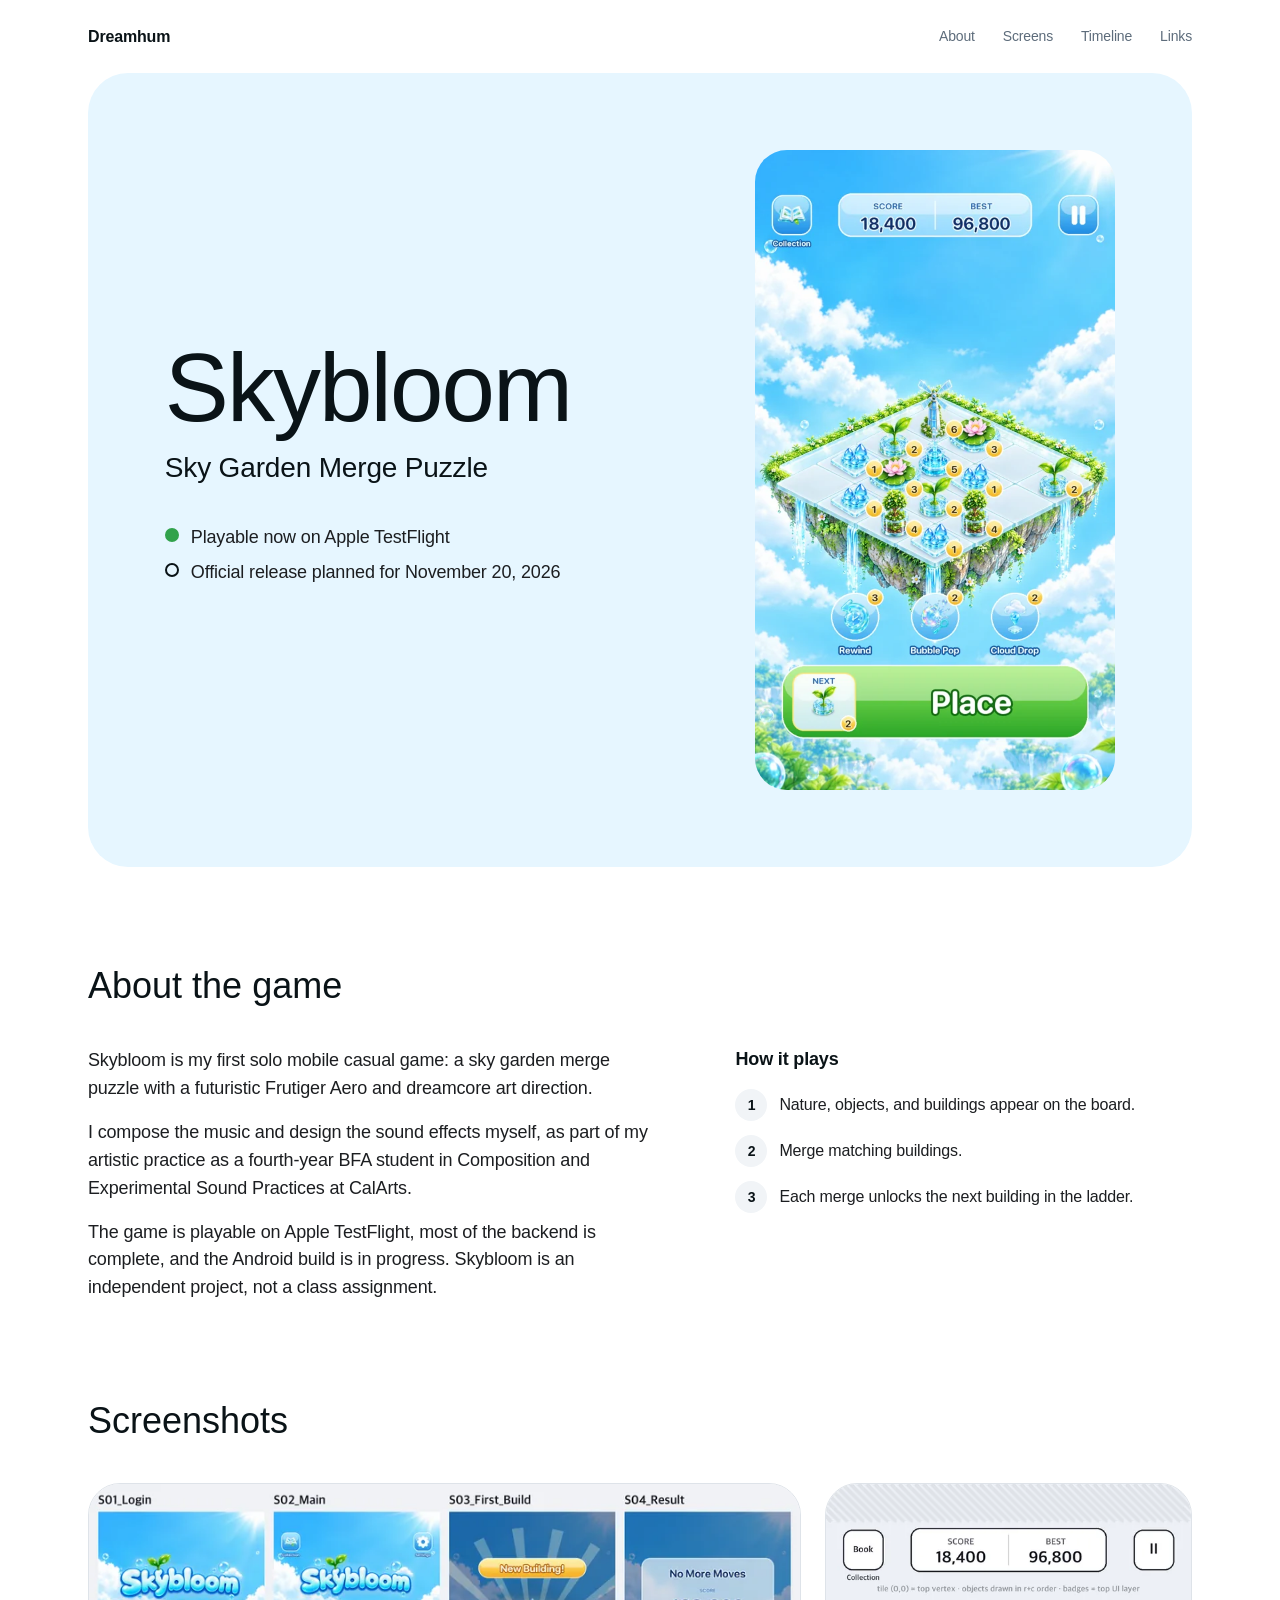
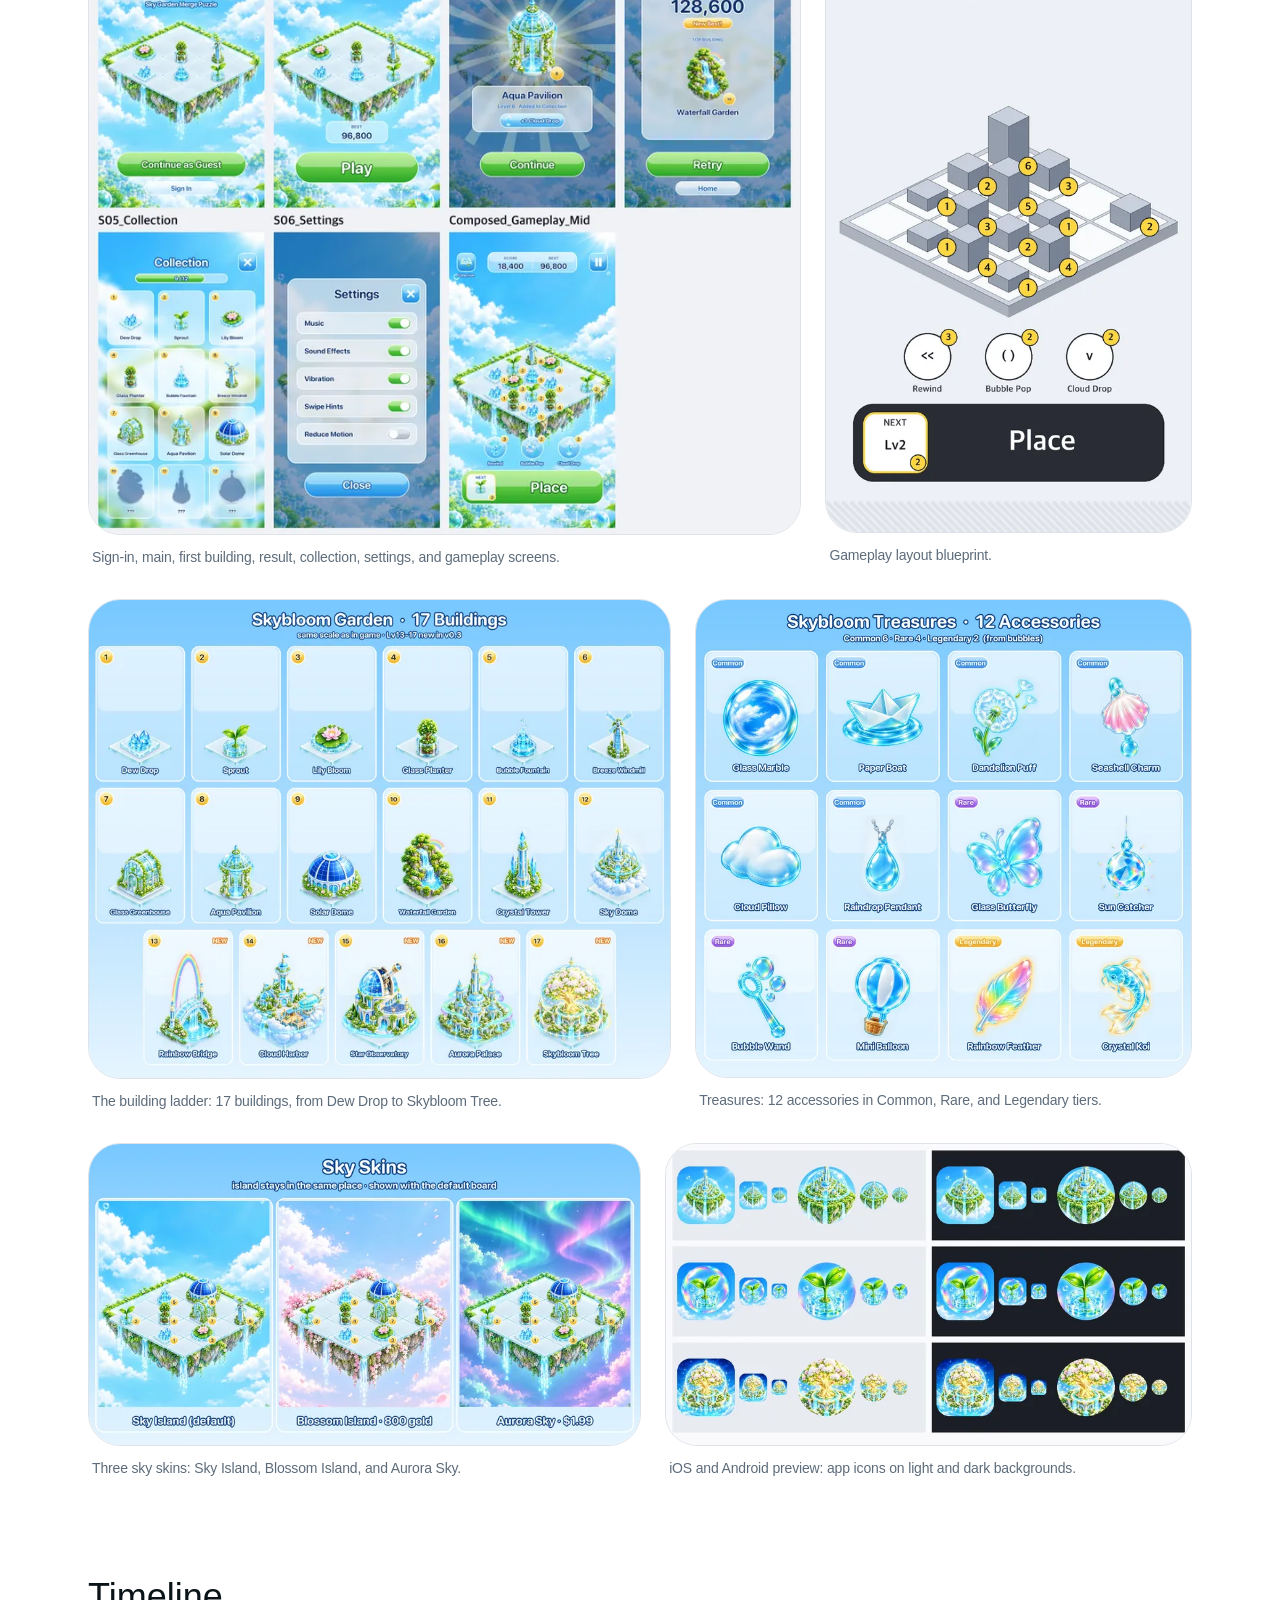
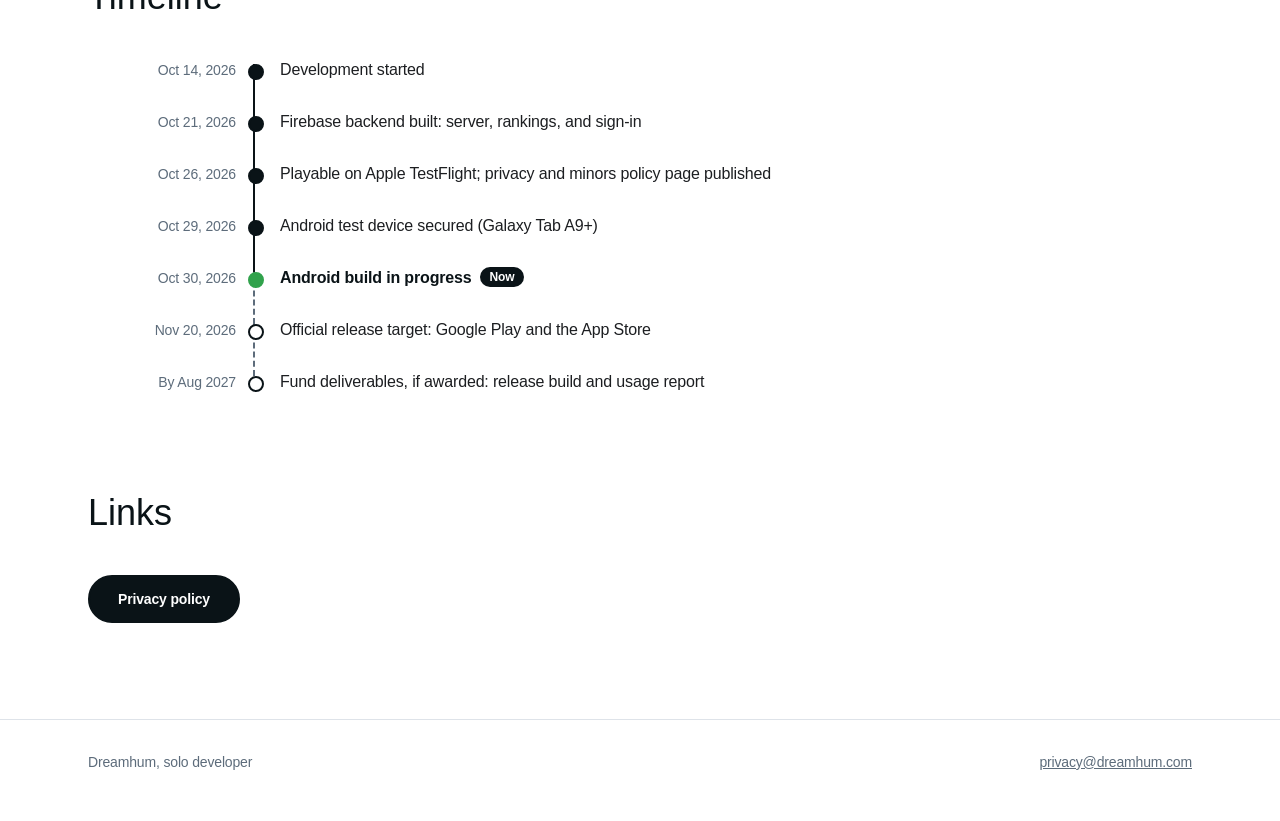
<file: skybloom/index.html>
<!doctype html>
<html lang="en">
<head>
<meta charset="utf-8">
<meta name="viewport" content="width=device-width, initial-scale=1">
<title>Skybloom: Sky Garden Merge Puzzle</title>
<meta name="description" content="Skybloom is a sky garden merge puzzle for mobile by Dreamhum, a solo developer. Playable on Apple TestFlight, with official release planned for November 20, 2026.">
<meta property="og:title" content="Skybloom: Sky Garden Merge Puzzle">
<meta property="og:description" content="A sky garden merge puzzle for mobile by Dreamhum, a solo developer.">
<meta property="og:image" content="https://dreamhum.com/skybloom/img/hero.webp">
<style>
/* Own styles on purpose: assets/site.css also dresses the privacy page. No external fonts or scripts. */
:root {
  color-scheme: light;
  --canvas: #fff; --sky: #e6f6ff; --soft: #f1f4f7; --line: #dee3e9;
  --ink: #0a1317; --body: #1c1e21; --muted: #5d6c7b; --ok: #31a24c;
  --gutter: clamp(16px, 4vw, 48px);
}
* { box-sizing: border-box; }
body {
  margin: 0; background: var(--canvas); color: var(--body);
  font: 400 16px/1.5 "Helvetica Neue", Helvetica, Arial, system-ui, sans-serif;
  letter-spacing: -.01em; overflow-wrap: break-word;
}
a { color: inherit; }
:focus-visible { outline: 2px solid var(--ink); outline-offset: 3px; }
.wrap { width: min(1200px, 100%); margin-inline: auto; padding-inline: var(--gutter); }
h1, h2, p, ol, figure { margin: 0; }
h2 { color: var(--ink); font-size: clamp(28px, 4vw, 36px); font-weight: 500; line-height: 1.28; letter-spacing: 0; }
section { padding-top: clamp(64px, 8vw, 96px); }
section > .wrap > h2 { margin-bottom: clamp(24px, 3vw, 40px); }

.top { display: flex; justify-content: space-between; align-items: center; gap: 16px; padding-block: 18px; }
.top a { text-decoration: none; }
.brand { color: var(--ink); font-weight: 700; }
.top nav { display: flex; gap: clamp(12px, 2.5vw, 28px); font-size: 14px; color: var(--muted); }
.top nav a { padding-block: 8px; }
.top nav a:hover { color: var(--ink); }

.hero {
  display: grid; grid-template-columns: 1fr minmax(0, 360px); align-items: center;
  gap: clamp(32px, 6vw, 80px); padding: clamp(24px, 6vw, 80px);
  background: var(--sky); border-radius: 40px;
}
h1 { color: var(--ink); font-size: clamp(52px, 9vw, 96px); font-weight: 500; line-height: 1.04; letter-spacing: -.02em; }
.tagline { margin-top: 12px; font-size: clamp(20px, 2.6vw, 28px); font-weight: 300; line-height: 1.25; color: var(--ink); }
.status { list-style: none; padding: 0; margin-top: clamp(24px, 4vw, 40px); display: grid; gap: 10px; }
.status li { display: flex; gap: 12px; align-items: baseline; font-size: 18px; line-height: 1.4; }
.status li::before { content: ""; flex: none; width: 10px; height: 10px; border-radius: 50%; border: 2px solid var(--ink); transform: translateY(-1px); }
.status li.live::before { background: var(--ok); border-color: var(--ok); }
.hero img { display: block; width: 100%; height: auto; border-radius: 32px; }

.about { display: grid; grid-template-columns: 1.25fr 1fr; gap: clamp(32px, 6vw, 80px); }
.about p { font-size: 18px; line-height: 1.55; max-width: 62ch; }
.about p + p { margin-top: 16px; }
.about h3 { margin: 0 0 16px; color: var(--ink); font-size: 18px; font-weight: 700; line-height: 1.44; }
.plays { padding: 0; list-style: none; counter-reset: step; display: grid; gap: 14px; }
.plays li { counter-increment: step; display: grid; grid-template-columns: 32px 1fr; gap: 12px; align-items: baseline; }
.plays li::before { content: counter(step); width: 32px; line-height: 32px; text-align: center; border-radius: 50%; background: var(--soft); color: var(--ink); font-size: 14px; font-weight: 700; }

.row { display: flex; gap: 24px; }
.row + .row { margin-top: 32px; }
.row figure { flex: var(--r) 1 0; min-width: 0; }
.row a { display: block; }
.row img { display: block; width: 100%; height: auto; border-radius: 32px; border: 1px solid var(--line); background: var(--soft); }
figcaption { margin-top: 12px; padding-inline: 4px; font-size: 14px; line-height: 1.43; color: var(--muted); }

.timeline { list-style: none; padding: 0; max-width: 820px; }
.timeline li { --dot: var(--ink); --fill: var(--ink); position: relative; display: grid; grid-template-columns: 148px 1fr; gap: 0 36px; padding-bottom: 28px; }
.timeline li:last-child { padding-bottom: 0; }
.timeline li::before { content: ""; position: absolute; z-index: 1; left: 148px; top: 6px; width: 12px; height: 12px; margin-left: 12px; border-radius: 50%; background: var(--fill); border: 2px solid var(--dot); }
.timeline li::after { content: ""; position: absolute; left: 165px; top: 6px; bottom: -6px; border-left: 2px solid var(--ink); }
.timeline li:last-child::after { display: none; }
.timeline .when { color: var(--muted); font-size: 14px; line-height: 24px; text-align: right; }
.timeline .what { margin-left: 8px; font-size: 16px; line-height: 24px; }
.timeline .now { --fill: var(--ok); --dot: var(--ok); }
.timeline .now .what { color: var(--ink); font-weight: 700; }
.timeline .now::after, .timeline .next::after { border-left: 2px dashed var(--muted); }
.timeline .next { --fill: var(--canvas); }
.tag { display: inline-block; margin-left: 8px; padding: 0 10px; border-radius: 100px; background: var(--ink); color: #fff; font-size: 12px; font-weight: 700; line-height: 20px; vertical-align: 2px; }

.links { display: flex; flex-wrap: wrap; align-items: center; gap: 12px; }
.pill { display: inline-block; padding: 12px 28px; border: 2px solid var(--ink); border-radius: 100px; color: var(--ink); font-size: 14px; font-weight: 700; line-height: 20px; text-decoration: none; }
.pill:hover { background: var(--soft); }
.pill.main { background: var(--ink); color: #fff; }
.pill.main:hover { background: #444950; border-color: #444950; }

footer { margin-top: clamp(64px, 8vw, 96px); border-top: 1px solid var(--line); padding-block: 32px 48px; font-size: 14px; color: var(--muted); }
footer .wrap { display: flex; flex-wrap: wrap; justify-content: space-between; gap: 8px 24px; }

@media (max-width: 860px) {
  .hero { grid-template-columns: 1fr; border-radius: 32px; }
  .hero img { width: min(300px, 100%); margin-inline: auto; }
  .about { grid-template-columns: 1fr; }
}
@media (max-width: 720px) {
  .row { flex-direction: column; gap: 32px; }
  .row figure { flex: none; }
  .row img { border-radius: 24px; }
  .row .tall { width: min(300px, 100%); margin-inline: auto; }
  .timeline li { grid-template-columns: 1fr; padding-left: 32px; }
  .timeline li::before { left: 0; margin-left: 0; }
  .timeline li::after { left: 5px; }
  .timeline .when { text-align: left; }
  .timeline .what { margin-left: 0; }
}
</style>
</head>
<body>

<header class="wrap top">
  <a class="brand" href="/">Dreamhum</a>
  <nav aria-label="On this page">
    <a href="#about">About</a>
    <a href="#screens">Screens</a>
    <a href="#timeline">Timeline</a>
    <a href="#links">Links</a>
  </nav>
</header>

<main>
  <div class="wrap">
    <div class="hero">
      <div>
        <h1>Skybloom</h1>
        <p class="tagline">Sky Garden Merge Puzzle</p>
        <ul class="status">
          <li class="live">Playable now on Apple TestFlight</li>
          <li>Official release planned for November 20, 2026</li>
        </ul>
      </div>
      <img src="img/hero.webp" width="540" height="960" fetchpriority="high"
           alt="Skybloom gameplay screen: numbered buildings on a floating island board in a bright blue sky, with the score at the top and a Place button at the bottom.">
    </div>
  </div>

  <section id="about">
    <div class="wrap">
      <h2>About the game</h2>
      <div class="about">
        <div>
          <p>Skybloom is my first solo mobile casual game: a sky garden merge puzzle with a futuristic Frutiger Aero and dreamcore art direction.</p>
          <p>I compose the music and design the sound effects myself, as part of my artistic practice as a fourth-year BFA student in Composition and Experimental Sound Practices at CalArts.</p>
          <p>The game is playable on Apple TestFlight, most of the backend is complete, and the Android build is in progress. Skybloom is an independent project, not a class assignment.</p>
        </div>
        <div>
          <h3>How it plays</h3>
          <ol class="plays">
            <li>Nature, objects, and buildings appear on the board.</li>
            <li>Merge matching buildings.</li>
            <li>Each merge unlocks the next building in the ladder.</li>
          </ol>
        </div>
      </div>
    </div>
  </section>

  <section id="screens">
    <div class="wrap">
      <h2>Screenshots</h2>

      <div class="row">
        <figure style="--r:1.0948">
          <a href="img/screens-1600.webp"><img src="img/screens-800.webp" srcset="img/screens-800.webp 800w, img/screens-1600.webp 1600w" sizes="(max-width: 720px) 100vw, 740px" width="1600" height="1461" loading="lazy" decoding="async" alt="Sheet of seven Skybloom screens: login, main, first building, result, collection, settings, and gameplay."></a>
          <figcaption>Sign-in, main, first building, result, collection, settings, and gameplay screens.</figcaption>
        </figure>
        <figure class="tall" style="--r:.5625">
          <a href="img/blueprint-1080.webp"><img src="img/blueprint-540.webp" srcset="img/blueprint-540.webp 540w, img/blueprint-1080.webp 1080w" sizes="(max-width: 720px) 300px, 380px" width="1080" height="1920" loading="lazy" decoding="async" alt="Grayscale blueprint of the gameplay screen: score panel, isometric board with numbered blocks, three item buttons, and the Place button."></a>
          <figcaption>Gameplay layout blueprint.</figcaption>
        </figure>
      </div>

      <div class="row">
        <figure style="--r:1.2163">
          <a href="img/ladder-1600.webp"><img src="img/ladder-800.webp" srcset="img/ladder-800.webp 800w, img/ladder-1600.webp 1600w" sizes="(max-width: 720px) 100vw, 620px" width="1600" height="1315" loading="lazy" decoding="async" alt="Grid of the 17 Skybloom buildings in merge order, from Dew Drop to Skybloom Tree."></a>
          <figcaption>The building ladder: 17 buildings, from Dew Drop to Skybloom Tree.</figcaption>
        </figure>
        <figure style="--r:1.0362">
          <a href="img/treasures-1600.webp"><img src="img/treasures-800.webp" srcset="img/treasures-800.webp 800w, img/treasures-1600.webp 1600w" sizes="(max-width: 720px) 100vw, 530px" width="1600" height="1544" loading="lazy" decoding="async" alt="Grid of 12 glass-like treasures marked Common, Rare, or Legendary, such as Glass Marble, Paper Boat, and Crystal Koi."></a>
          <figcaption>Treasures: 12 accessories in Common, Rare, and Legendary tiers.</figcaption>
        </figure>
      </div>

      <div class="row">
        <figure style="--r:1.8316">
          <a href="img/skins-1600.webp"><img src="img/skins-800.webp" srcset="img/skins-800.webp 800w, img/skins-1600.webp 1600w" sizes="(max-width: 720px) 100vw, 590px" width="1600" height="874" loading="lazy" decoding="async" alt="The same floating island shown under three skies: Sky Island, Blossom Island, and Aurora Sky."></a>
          <figcaption>Three sky skins: Sky Island, Blossom Island, and Aurora Sky.</figcaption>
        </figure>
        <figure style="--r:1.7447">
          <a href="img/preview-1600.webp"><img src="img/preview-800.webp" srcset="img/preview-800.webp 800w, img/preview-1600.webp 1600w" sizes="(max-width: 720px) 100vw, 560px" width="1600" height="917" loading="lazy" decoding="async" alt="Three Skybloom app icons shown in iOS rounded-square and Android circle shapes, on light and dark backgrounds."></a>
          <figcaption>iOS and Android preview: app icons on light and dark backgrounds.</figcaption>
        </figure>
      </div>
    </div>
  </section>

  <section id="timeline">
    <div class="wrap">
      <h2>Timeline</h2>
      <ol class="timeline">
        <li><span class="when">Oct 14, 2026</span><span class="what">Development started</span></li>
        <li><span class="when">Oct 21, 2026</span><span class="what">Firebase backend built: server, rankings, and sign-in</span></li>
        <li><span class="when">Oct 26, 2026</span><span class="what">Playable on Apple TestFlight; privacy and minors policy page published</span></li>
        <li><span class="when">Oct 29, 2026</span><span class="what">Android test device secured (Galaxy Tab A9+)</span></li>
        <li class="now"><span class="when">Oct 30, 2026</span><span class="what">Android build in progress<span class="tag">Now</span></span></li>
        <li class="next"><span class="when">Nov 20, 2026</span><span class="what">Official release target: Google Play and the App Store</span></li>
        <li class="next"><span class="when">By Aug 2027</span><span class="what">Fund deliverables, if awarded: release build and usage report</span></li>
      </ol>
    </div>
  </section>

  <section id="links">
    <div class="wrap">
      <h2>Links</h2>
      <div class="links">
        <a class="pill main" href="/skybloom/privacy/">Privacy policy</a>      </div>
    </div>
  </section>
</main>

<footer>
  <div class="wrap">
    <span>Dreamhum, solo developer</span>
    <a href="mailto:privacy@dreamhum.com">privacy@dreamhum.com</a>
  </div>
</footer>

</body>
</html>
</file>
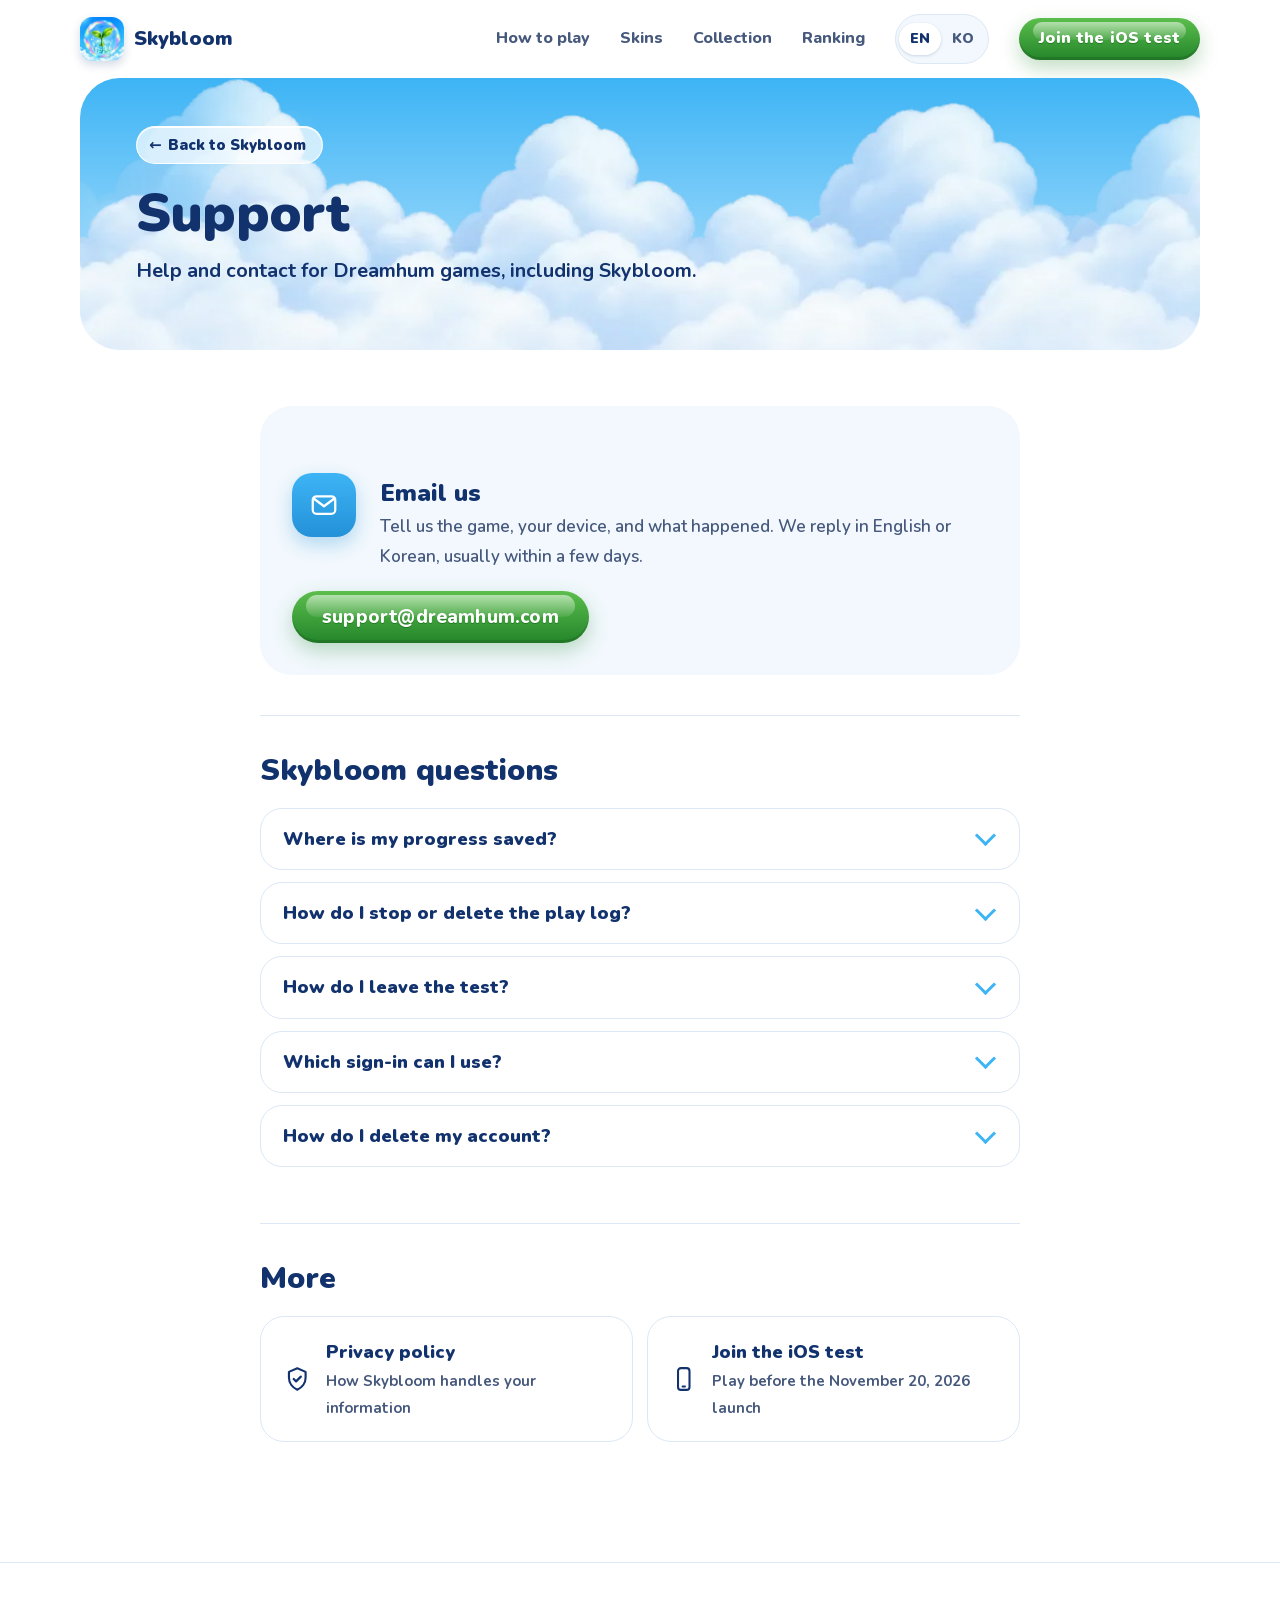
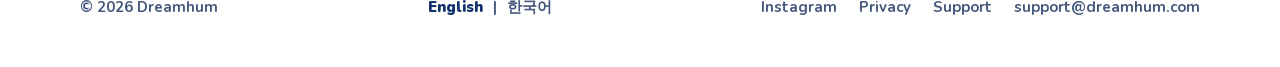
<file: support/index.html>
<!doctype html>
<html lang="en">
<head>
<meta charset="utf-8">
<meta name="viewport" content="width=device-width, initial-scale=1">
<title>Dreamhum Support</title>
<meta name="description" content="Help and contact for Dreamhum games, including Skybloom.">
<meta property="og:title" content="Dreamhum Support">
<meta property="og:description" content="Help and contact for Dreamhum games, including Skybloom.">
<meta property="og:image" content="https://dreamhum.com/assets/brand/og-1200.jpg">
<meta property="og:image:width" content="1200">
<meta property="og:image:height" content="630">
<meta name="twitter:card" content="summary_large_image">
<link rel="alternate" hreflang="en" href="https://dreamhum.com/support/">
<link rel="alternate" hreflang="ko" href="https://dreamhum.com/ko/support/">
<link rel="alternate" hreflang="x-default" href="https://dreamhum.com/support/">
<link rel="icon" href="/assets/brand/favicon-32.png" sizes="32x32">
<link rel="apple-touch-icon" href="/assets/brand/apple-touch-icon.png">
<link rel="preload" href="/assets/brand/fonts/nunito-latin.woff2" as="font" type="font/woff2" crossorigin>
<link rel="stylesheet" href="/assets/brand/base.css">
<link rel="stylesheet" href="/assets/brand/doc.css">
</head>
<body>

<header class="wrap top">
  <a class="logo" href="/"><img src="/assets/brand/icon-96.webp" width="96" height="96" alt=""><span>Skybloom</span></a>
  <nav aria-label="Main">
    <a href="/#how-to-play">How to play</a>
    <a href="/#skins">Skins</a>
    <a href="/#collection">Collection</a>
    <a href="/#ranking">Ranking</a>
    <a class="lang-top" href="/ko/support/" lang="ko" hreflang="ko" aria-label="한국어로 보기"><span class="on" aria-hidden="true">EN</span><span aria-hidden="true">KO</span></a>
    <a class="btn go sm" href="/#join">Join the iOS test</a>
  </nav>
</header>

<main class="wrap" id="top">
  <header class="doc-hero">
    <img class="bank" src="/assets/brand/cloud-bank-1600.webp" srcset="/assets/brand/cloud-bank-800.webp 800w, /assets/brand/cloud-bank-1600.webp 1600w" sizes="100vw" width="1600" height="1062" alt="">
    <a class="back" href="/"><span aria-hidden="true">←</span> Back to Skybloom</a>
    <h1>Support</h1>
    <p class="lead">Help and contact for Dreamhum games, including Skybloom.</p>
  </header>
  <div class="doc doc-one">
    <section class="contact">
      <span class="ic"><svg viewBox="0 0 24 24" aria-hidden="true"><rect x="3" y="5" width="18" height="14" rx="3"/><path d="m4 7 8 6 8-6"/></svg></span>
      <div><h2>Email us</h2><p>Tell us the game, your device, and what happened. We reply in English or Korean, usually within a few days.</p></div>
      <a class="btn go" href="mailto:support@dreamhum.com">support@dreamhum.com</a>
    </section>
    <h2>Skybloom questions</h2>
    <div class="faq">
        <details><summary>Where is my progress saved?</summary><p>On your device, and, if you are 14 or older, also on our server: your collection, equipped skins, Decorate layout and settings are saved to your account, so you can keep playing on another device by signing in with Google or Apple. Gold is not saved on the server. A guest account that is not used for 90 days is deleted automatically, with its saved progress. If you chose “under 14” (or did not answer), everything stays on your device only, and deleting the app deletes your progress.</p></details>
        <details><summary>How do I stop or delete the play log?</summary><p>Open <strong>Settings → Send Play Log → Delete and withdraw</strong>. This removes the records and your agreement from the device. If you already sent us a play-log file, email <a href="mailto:privacy@dreamhum.com">privacy@dreamhum.com</a> and we will delete it.</p></details>
        <details><summary>How do I leave the test?</summary><p>iPhone: open TestFlight, choose Skybloom, then <strong>Stop Testing</strong>. Android: open the testing link you joined from and choose <strong>Leave the program</strong>. You can also email us and we will remove you.</p></details>
        <details><summary>Which sign-in can I use?</summary><p><strong>Continue as Guest</strong>, <strong>Continue with Google</strong>, or <strong>Continue with Apple</strong> (iPhone and iPad; not in the Android app). Accounts are for players 14 and older. When you sign in with Google or Apple, your guest progress moves to that account, and you can choose a ranking name; guests appear as “Anonymous” on the rankings.</p></details>
        <details><summary>How do I delete my account?</summary><p>In the app, open <strong>Settings → Delete Account &amp; Data</strong>. This deletes your account, your progress on our server and your data on that device. A Google or Apple account can also be deleted on the web at <a href="https://jincoy.github.io/skybloom-prototype/delete-account.html">our account-deletion page</a>. This cannot be undone. Deleting only the app does not delete your account.</p></details>
    </div>
    <h2>More</h2>
    <div class="more-cards">
      <a href="/skybloom/privacy/"><svg viewBox="0 0 24 24" aria-hidden="true"><path d="M12 3 5 6v5c0 4.4 3 8.3 7 10 4-1.7 7-5.6 7-10V6z"/><path d="m9 12 2 2 4-4"/></svg><span>Privacy policy<small>How Skybloom handles your information</small></span></a>
      <a href="/#join"><svg viewBox="0 0 24 24" aria-hidden="true"><rect x="7" y="2.5" width="10" height="19" rx="2.5"/><path d="M11 18.5h2"/></svg><span>Join the iOS test<small>Play before the November 20, 2026 launch</small></span></a>
    </div>
  </div>
</main>

<footer>
  <div class="wrap">
    <span>© 2026 Dreamhum</span>
    <nav class="lang" aria-label="Language"><a href="/support/" lang="en" aria-current="page">English</a><span aria-hidden="true">|</span><a href="/ko/support/" lang="ko">한국어</a></nav>
    <nav aria-label="Footer">
      <a href="https://www.instagram.com/skybloom.mobile/">Instagram</a>
      <a href="/skybloom/privacy/">Privacy</a>
      <a href="/support/" aria-current="page">Support</a>
      <a href="mailto:support@dreamhum.com">support@dreamhum.com</a>
    </nav>
  </div>
</footer>

</body>
</html>
</file>
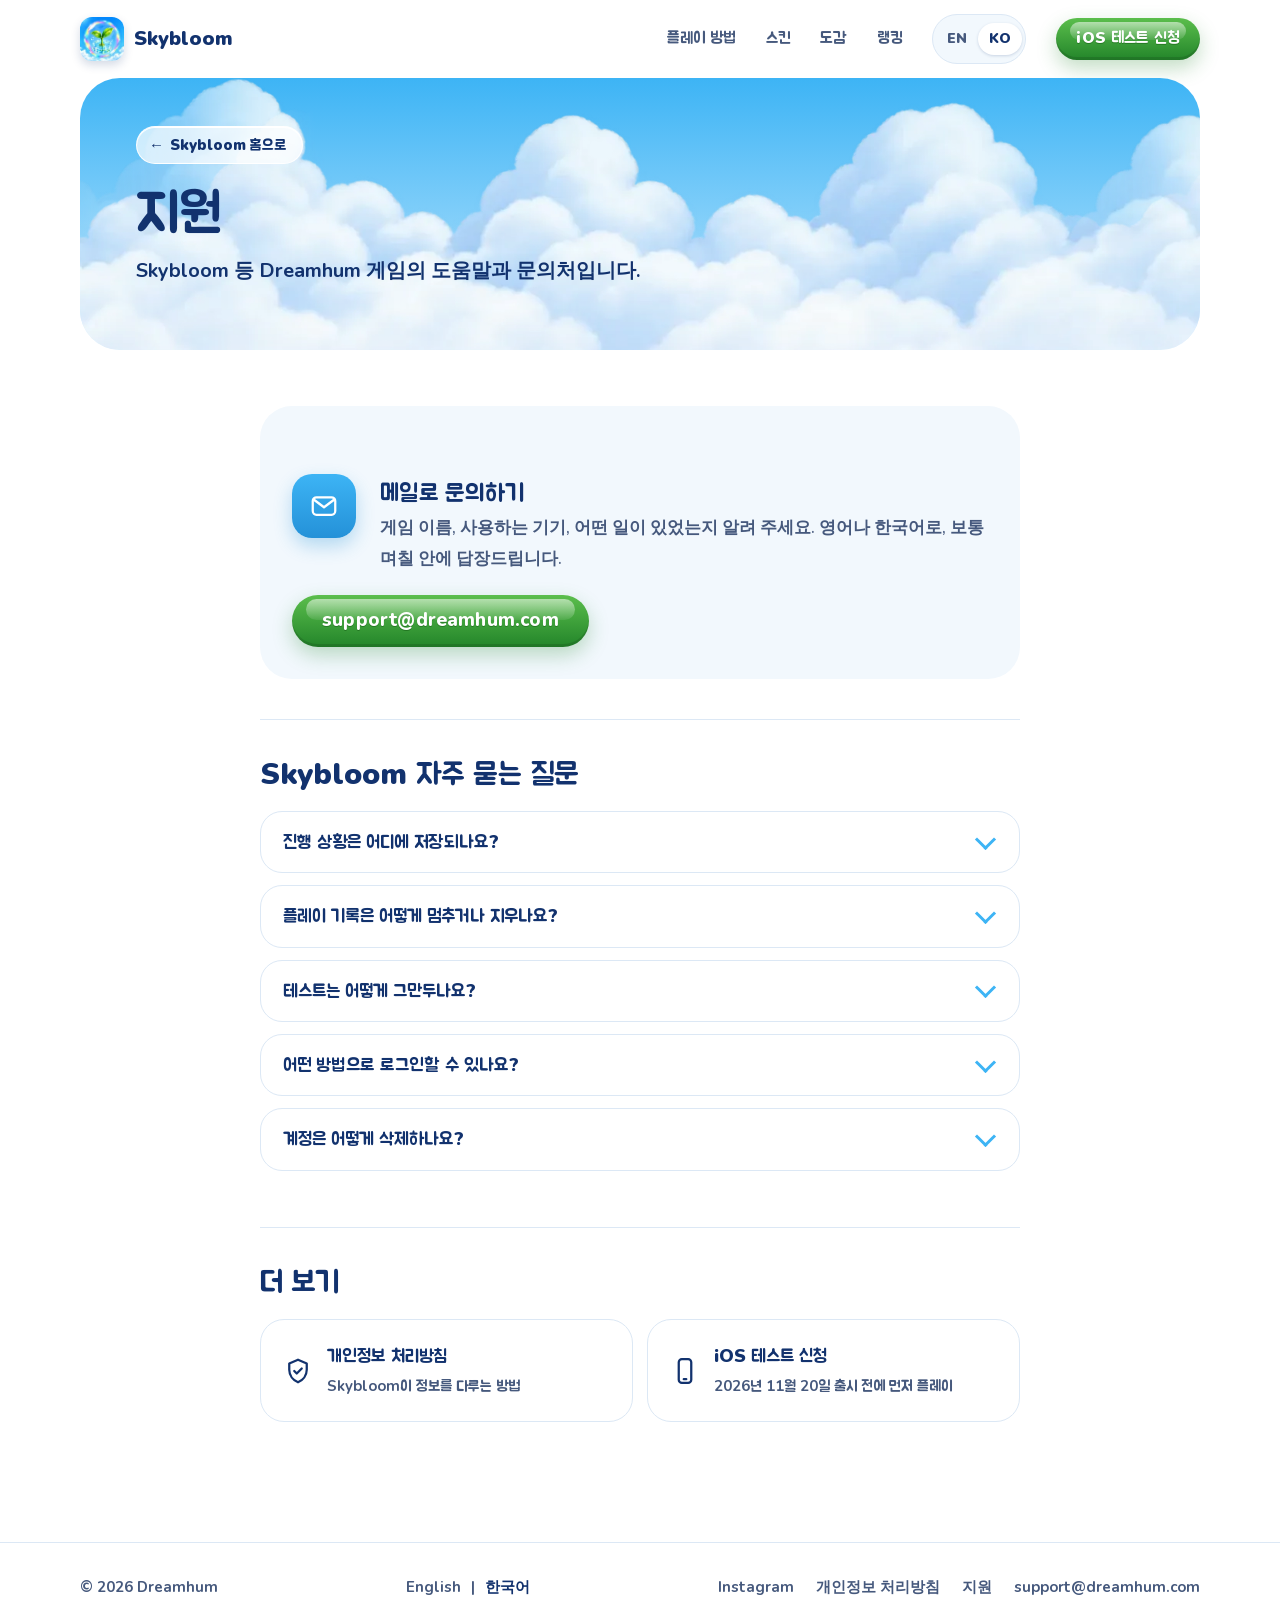
<file: ko/support/index.html>
<!doctype html>
<html lang="ko">
<head>
<meta charset="utf-8">
<meta name="viewport" content="width=device-width, initial-scale=1">
<title>Dreamhum 지원</title>
<meta name="description" content="Skybloom 등 Dreamhum 게임의 도움말과 문의처입니다.">
<meta property="og:title" content="Dreamhum 지원">
<meta property="og:description" content="Skybloom 등 Dreamhum 게임의 도움말과 문의처입니다.">
<meta property="og:image" content="https://dreamhum.com/assets/brand/og-1200.jpg">
<meta property="og:image:width" content="1200">
<meta property="og:image:height" content="630">
<meta name="twitter:card" content="summary_large_image">
<link rel="alternate" hreflang="en" href="https://dreamhum.com/support/">
<link rel="alternate" hreflang="ko" href="https://dreamhum.com/ko/support/">
<link rel="alternate" hreflang="x-default" href="https://dreamhum.com/support/">
<link rel="icon" href="/assets/brand/favicon-32.png" sizes="32x32">
<link rel="apple-touch-icon" href="/assets/brand/apple-touch-icon.png">
<link rel="preload" href="/assets/brand/fonts/nunito-latin.woff2" as="font" type="font/woff2" crossorigin>
<link rel="stylesheet" href="/assets/brand/fonts/jua/jua.css">
<link rel="stylesheet" href="/assets/brand/base.css">
<link rel="stylesheet" href="/assets/brand/doc.css">
</head>
<body>

<header class="wrap top">
  <a class="logo" href="/ko/"><img src="/assets/brand/icon-96.webp" width="96" height="96" alt=""><span>Skybloom</span></a>
  <nav aria-label="주요 메뉴">
    <a href="/ko/#how-to-play">플레이 방법</a>
    <a href="/ko/#skins">스킨</a>
    <a href="/ko/#collection">도감</a>
    <a href="/ko/#ranking">랭킹</a>
    <a class="lang-top" href="/support/" lang="en" hreflang="en" aria-label="View in English"><span aria-hidden="true">EN</span><span class="on" aria-hidden="true">KO</span></a>
    <a class="btn go sm" href="/ko/#join">iOS 테스트 신청</a>
  </nav>
</header>

<main class="wrap" id="top">
  <header class="doc-hero">
    <img class="bank" src="/assets/brand/cloud-bank-1600.webp" srcset="/assets/brand/cloud-bank-800.webp 800w, /assets/brand/cloud-bank-1600.webp 1600w" sizes="100vw" width="1600" height="1062" alt="">
    <a class="back" href="/ko/"><span aria-hidden="true">←</span> Skybloom 홈으로</a>
    <h1>지원</h1>
    <p class="lead">Skybloom 등 Dreamhum 게임의 도움말과 문의처입니다.</p>
  </header>
  <div class="doc doc-one">
    <section class="contact">
      <span class="ic"><svg viewBox="0 0 24 24" aria-hidden="true"><rect x="3" y="5" width="18" height="14" rx="3"/><path d="m4 7 8 6 8-6"/></svg></span>
      <div><h2>메일로 문의하기</h2><p>게임 이름, 사용하는 기기, 어떤 일이 있었는지 알려 주세요. 영어나 한국어로, 보통 며칠 안에 답장드립니다.</p></div>
      <a class="btn go" href="mailto:support@dreamhum.com">support@dreamhum.com</a>
    </section>
    <h2>Skybloom 자주 묻는 질문</h2>
    <div class="faq">
        <details><summary>진행 상황은 어디에 저장되나요?</summary><p>기기에 저장되며, 만 14세 이상이면 저희 서버에도 저장됩니다. 도감, 장착한 스킨, 꾸미기 배치, 설정이 계정에 저장되므로 Google이나 Apple로 로그인하면 다른 기기에서 이어서 할 수 있습니다. 골드는 서버에 저장하지 않습니다. 90일 동안 쓰지 않은 게스트 계정은 저장된 진행 상황과 함께 자동으로 삭제됩니다. “만 14세 미만”을 골랐거나 답하지 않았다면 모든 정보가 기기에만 남고, 앱을 지우면 진행 상황도 지워집니다.</p></details>
        <details><summary>플레이 기록은 어떻게 멈추거나 지우나요?</summary><p><strong>설정 → 플레이 기록 보내기 → 삭제하고 그만두기</strong>를 누르세요. 기기에서 기록과 동의가 지워집니다. 이미 플레이 기록 파일을 보내셨다면 <a href="mailto:privacy@dreamhum.com">privacy@dreamhum.com</a>으로 메일을 주세요. 삭제해 드립니다.</p></details>
        <details><summary>테스트는 어떻게 그만두나요?</summary><p>iPhone: TestFlight를 열고 Skybloom을 고른 뒤 <strong>테스트 중단(Stop Testing)</strong>을 누르세요. Android: 참여할 때 쓴 테스트 링크를 열고 <strong>프로그램에서 나가기(Leave the program)</strong>를 누르세요. 메일로 알려 주셔도 테스트에서 빼 드립니다.</p></details>
        <details><summary>어떤 방법으로 로그인할 수 있나요?</summary><p><strong>게스트로 시작</strong>, <strong>Google로 계속하기</strong>, <strong>Apple로 계속하기</strong>(iPhone·iPad. Android 앱에는 없음) 중에서 고를 수 있습니다. 계정은 만 14세 이상만 만들 수 있습니다. Google이나 Apple로 로그인하면 게스트 진행 상황이 그 계정으로 옮겨지고 랭킹 이름을 정할 수 있습니다. 게스트는 랭킹에 “익명”으로 표시됩니다.</p></details>
        <details><summary>계정은 어떻게 삭제하나요?</summary><p>앱의 <strong>설정 → 계정·데이터 삭제</strong>를 누르세요. 계정, 서버에 저장된 진행 상황, 그 기기의 데이터가 삭제됩니다. Google이나 Apple 계정은 <a href="https://jincoy.github.io/skybloom-prototype/delete-account.html">웹 계정 삭제 페이지</a>에서도 삭제할 수 있습니다. 삭제는 되돌릴 수 없습니다. 앱만 지우면 계정은 삭제되지 않습니다.</p></details>
    </div>
    <h2>더 보기</h2>
    <div class="more-cards">
      <a href="/ko/skybloom/privacy/"><svg viewBox="0 0 24 24" aria-hidden="true"><path d="M12 3 5 6v5c0 4.4 3 8.3 7 10 4-1.7 7-5.6 7-10V6z"/><path d="m9 12 2 2 4-4"/></svg><span>개인정보 처리방침<small>Skybloom이 정보를 다루는 방법</small></span></a>
      <a href="/ko/#join"><svg viewBox="0 0 24 24" aria-hidden="true"><rect x="7" y="2.5" width="10" height="19" rx="2.5"/><path d="M11 18.5h2"/></svg><span>iOS 테스트 신청<small>2026년 11월 20일 출시 전에 먼저 플레이</small></span></a>
    </div>
  </div>
</main>

<footer>
  <div class="wrap">
    <span>© 2026 Dreamhum</span>
    <nav class="lang" aria-label="언어"><a href="/support/" lang="en">English</a><span aria-hidden="true">|</span><a href="/ko/support/" lang="ko" aria-current="page">한국어</a></nav>
    <nav aria-label="하단 메뉴">
      <a href="https://www.instagram.com/skybloom.mobile/">Instagram</a>
      <a href="/ko/skybloom/privacy/">개인정보 처리방침</a>
      <a href="/ko/support/" aria-current="page">지원</a>
      <a href="mailto:support@dreamhum.com">support@dreamhum.com</a>
    </nav>
  </div>
</footer>

</body>
</html>
</file>
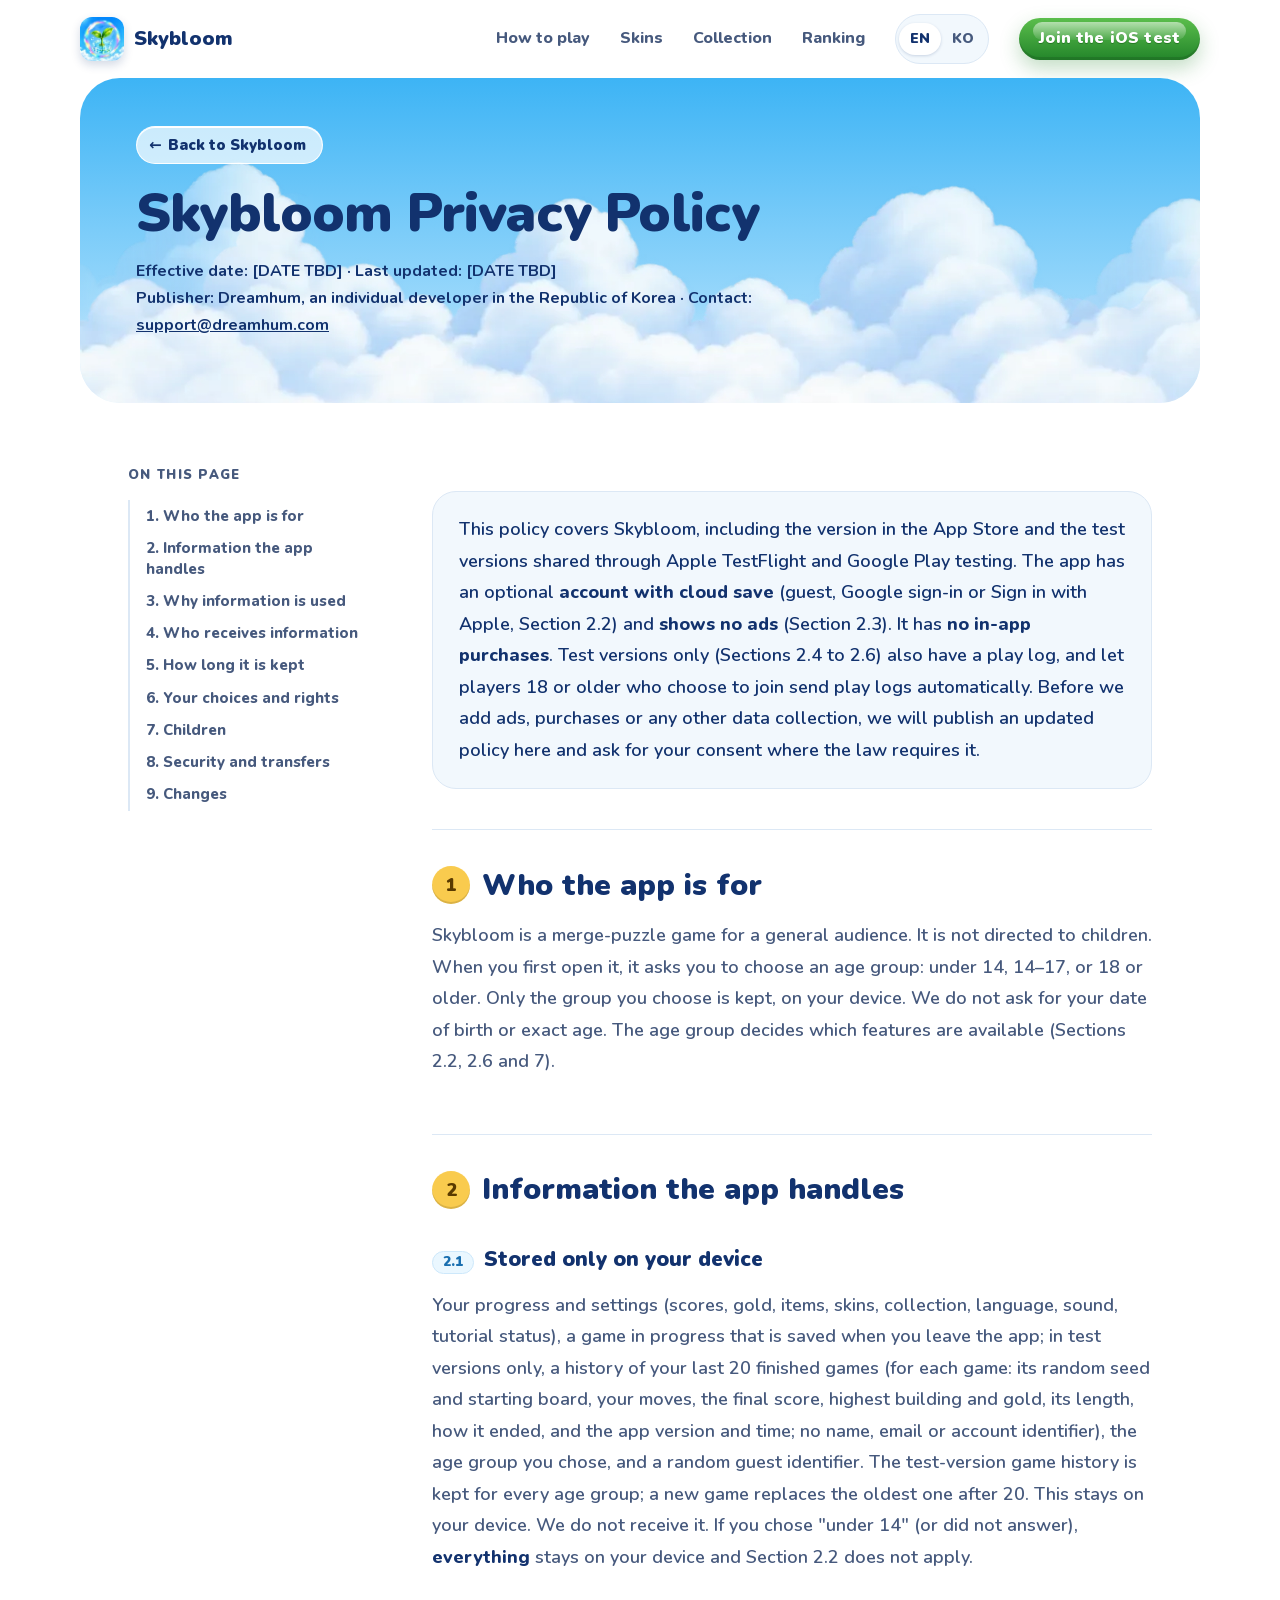
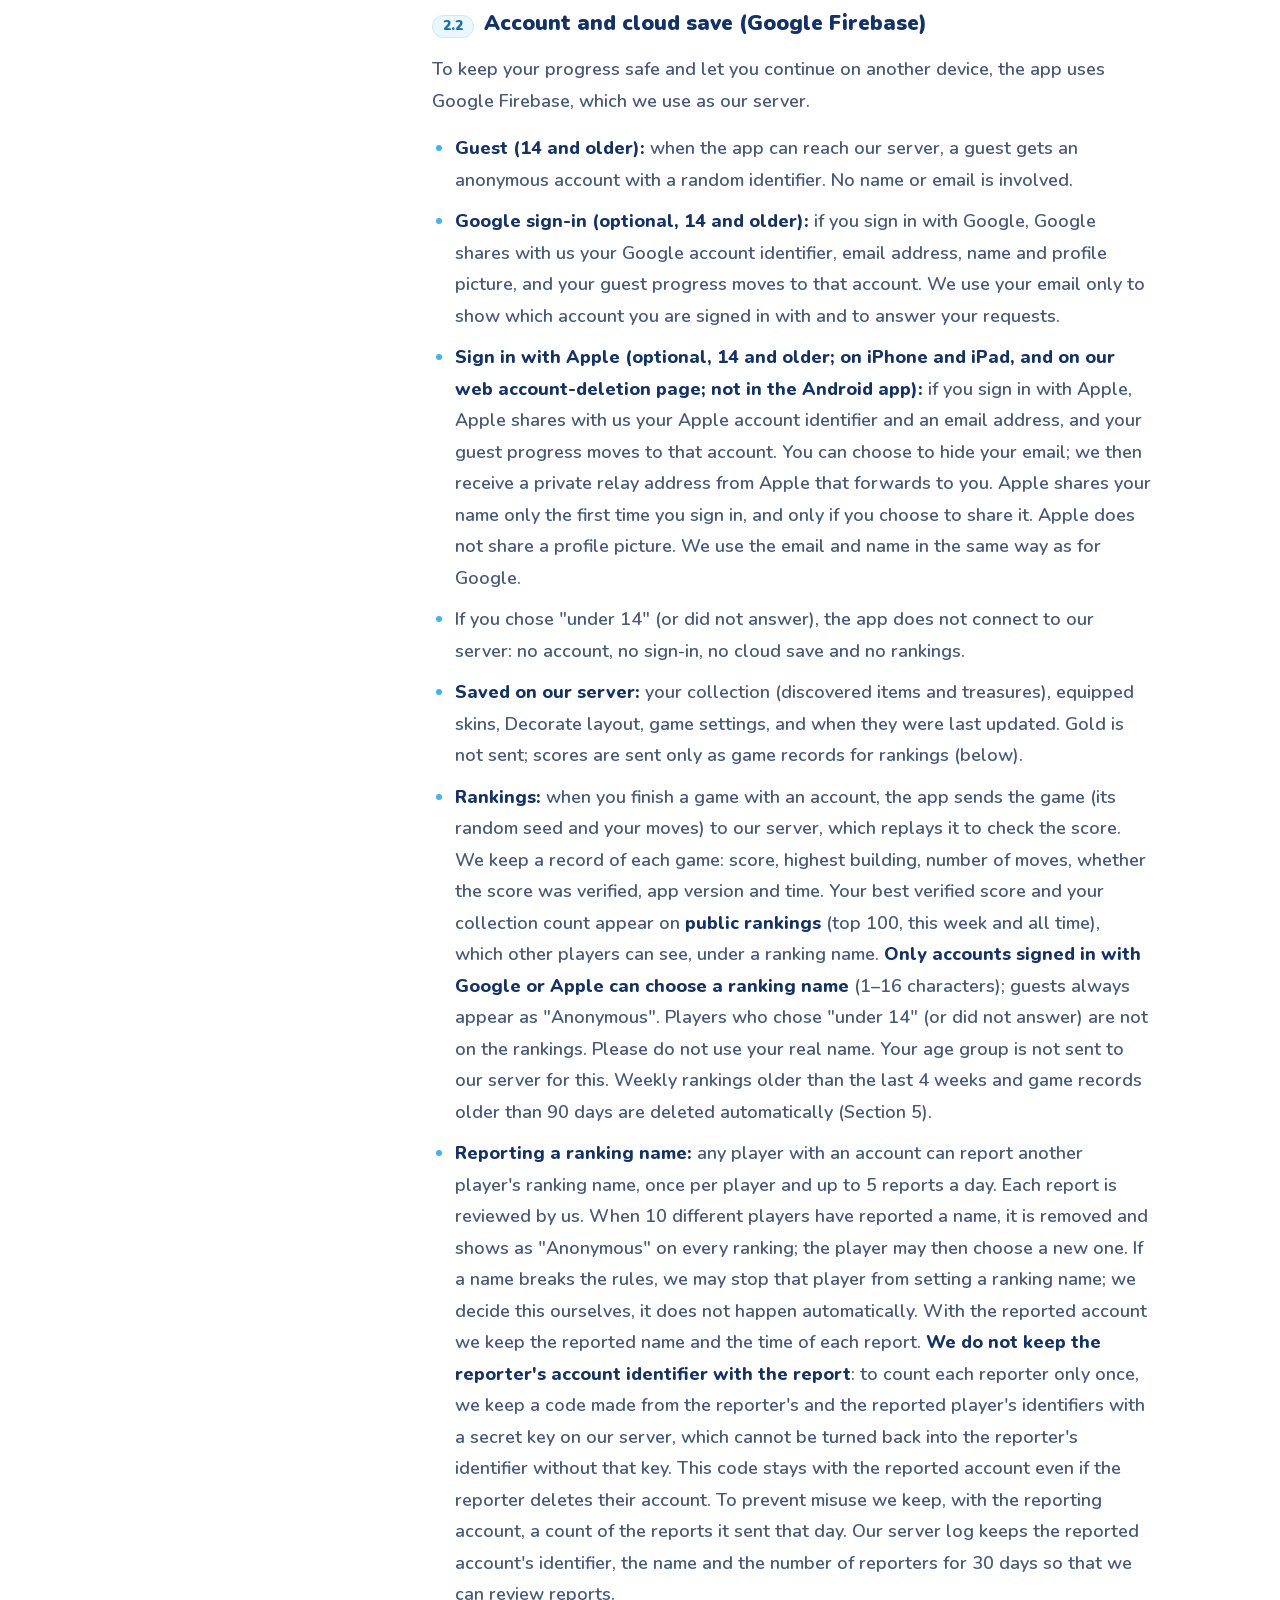
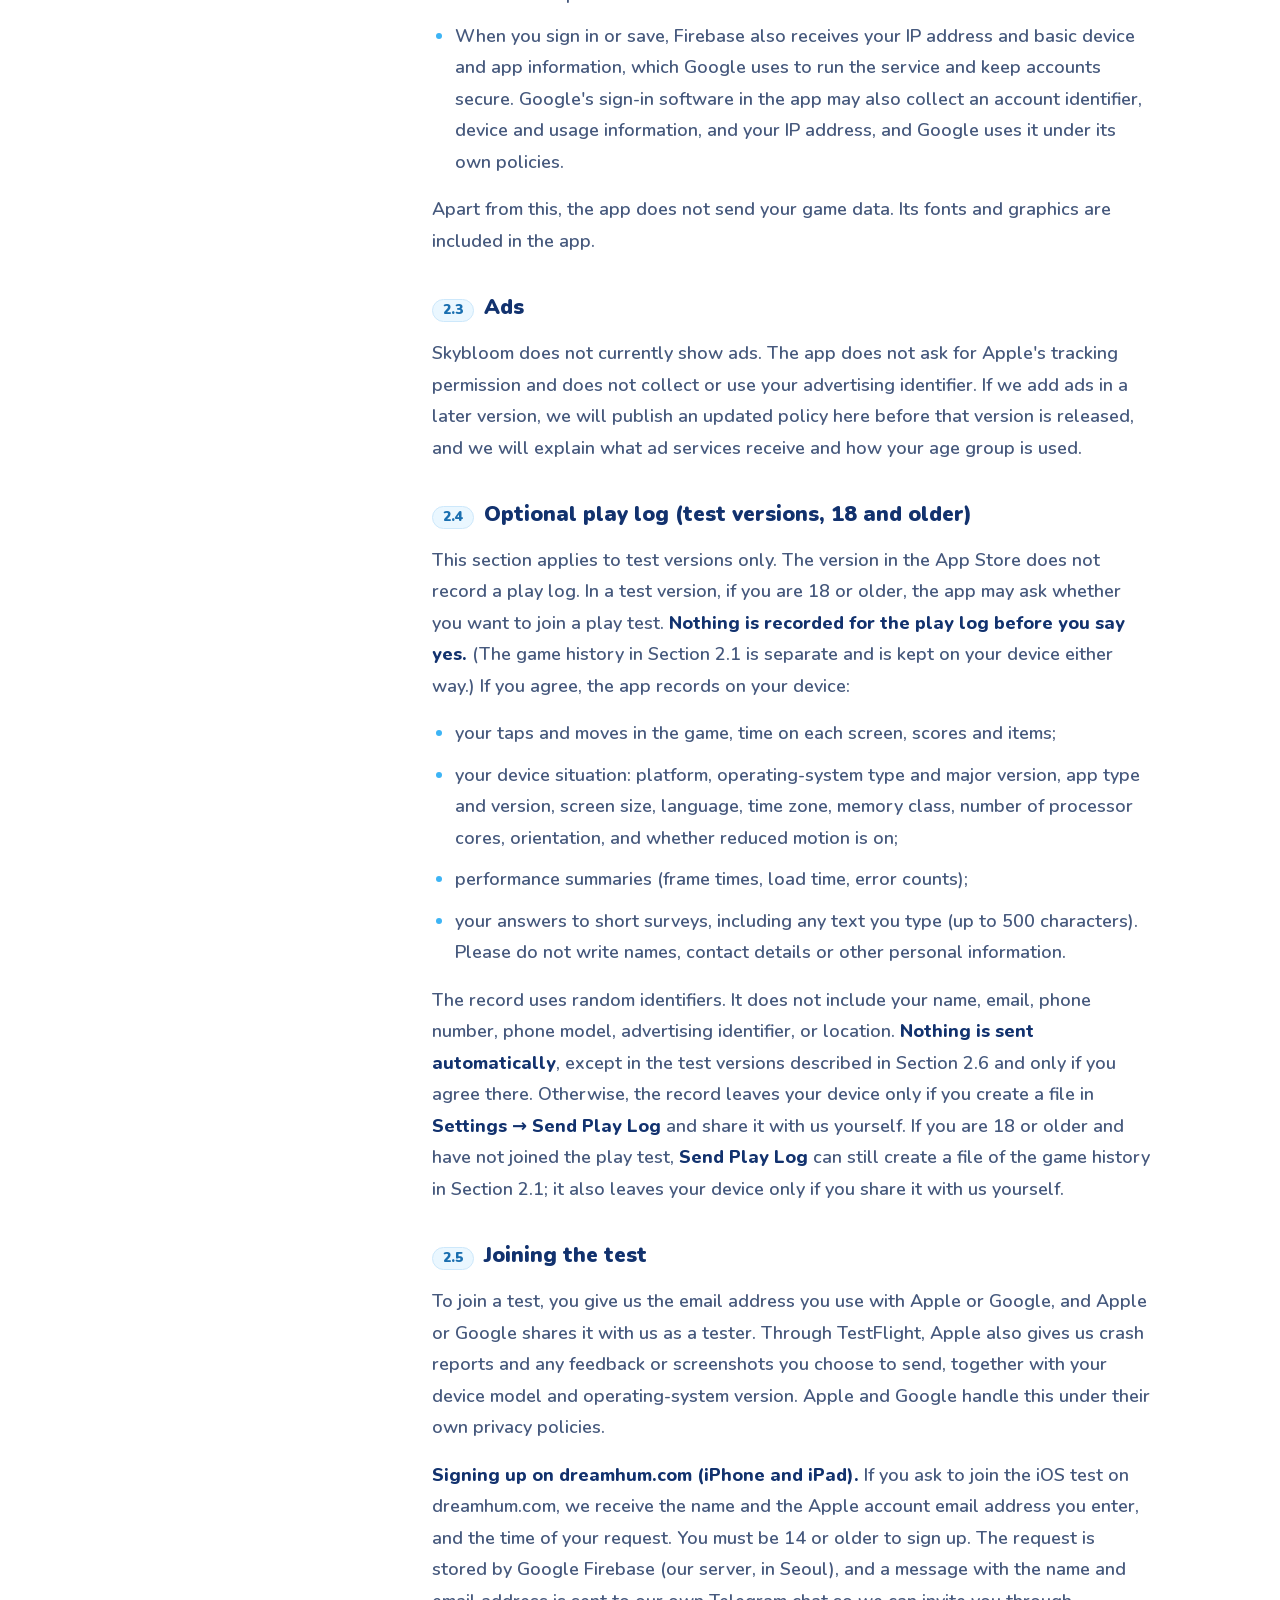
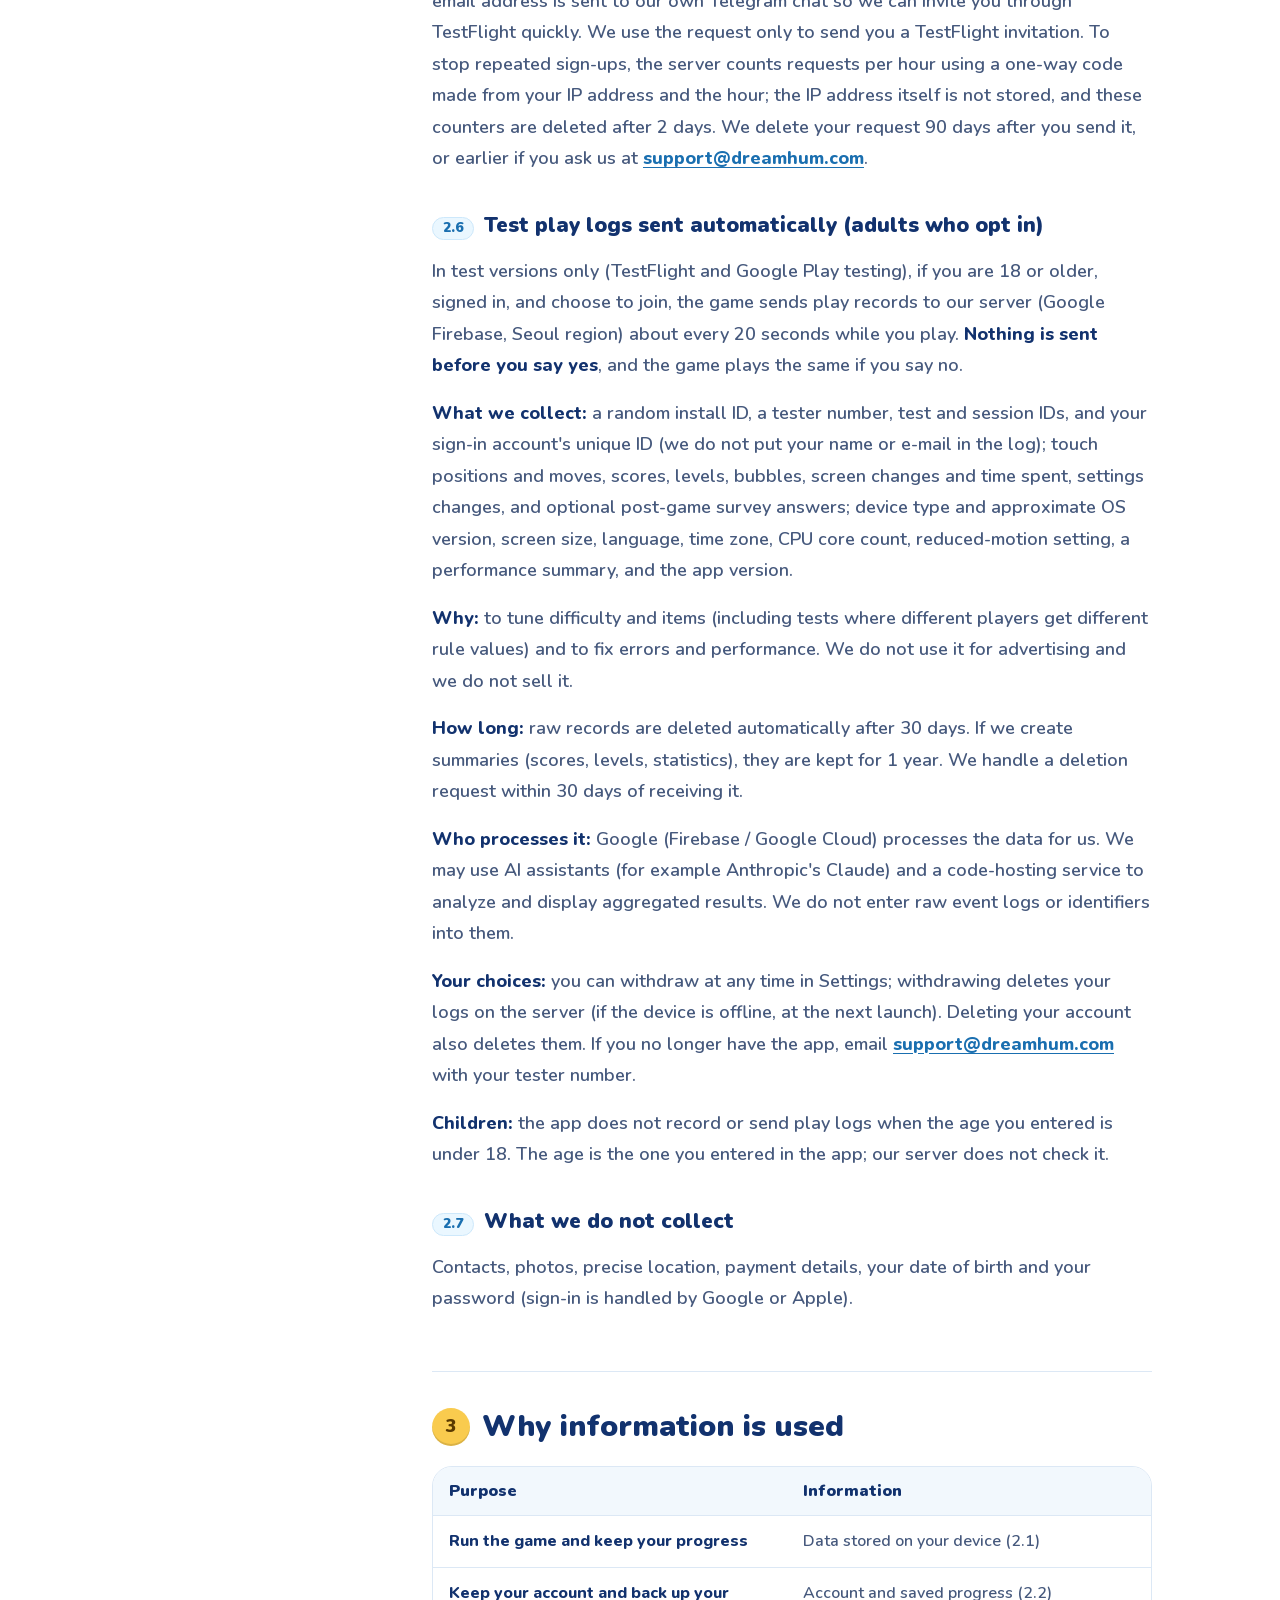
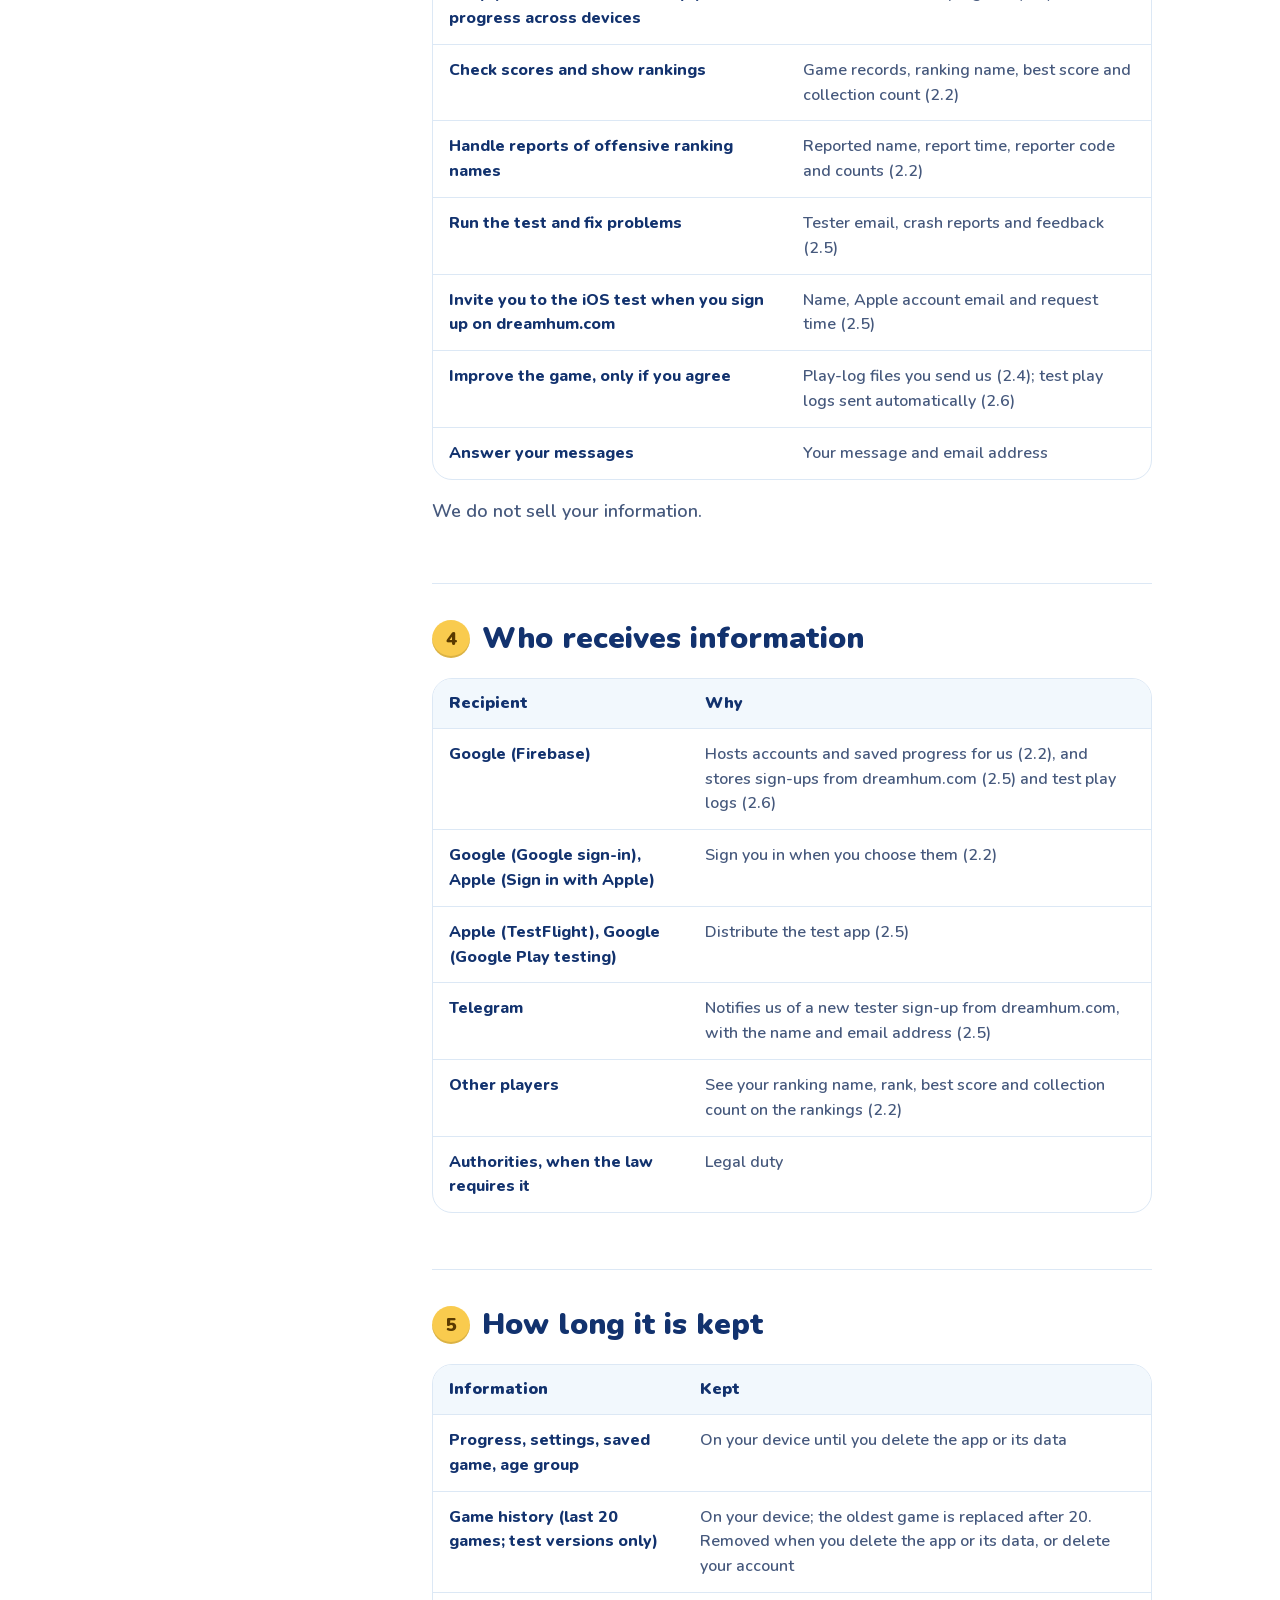
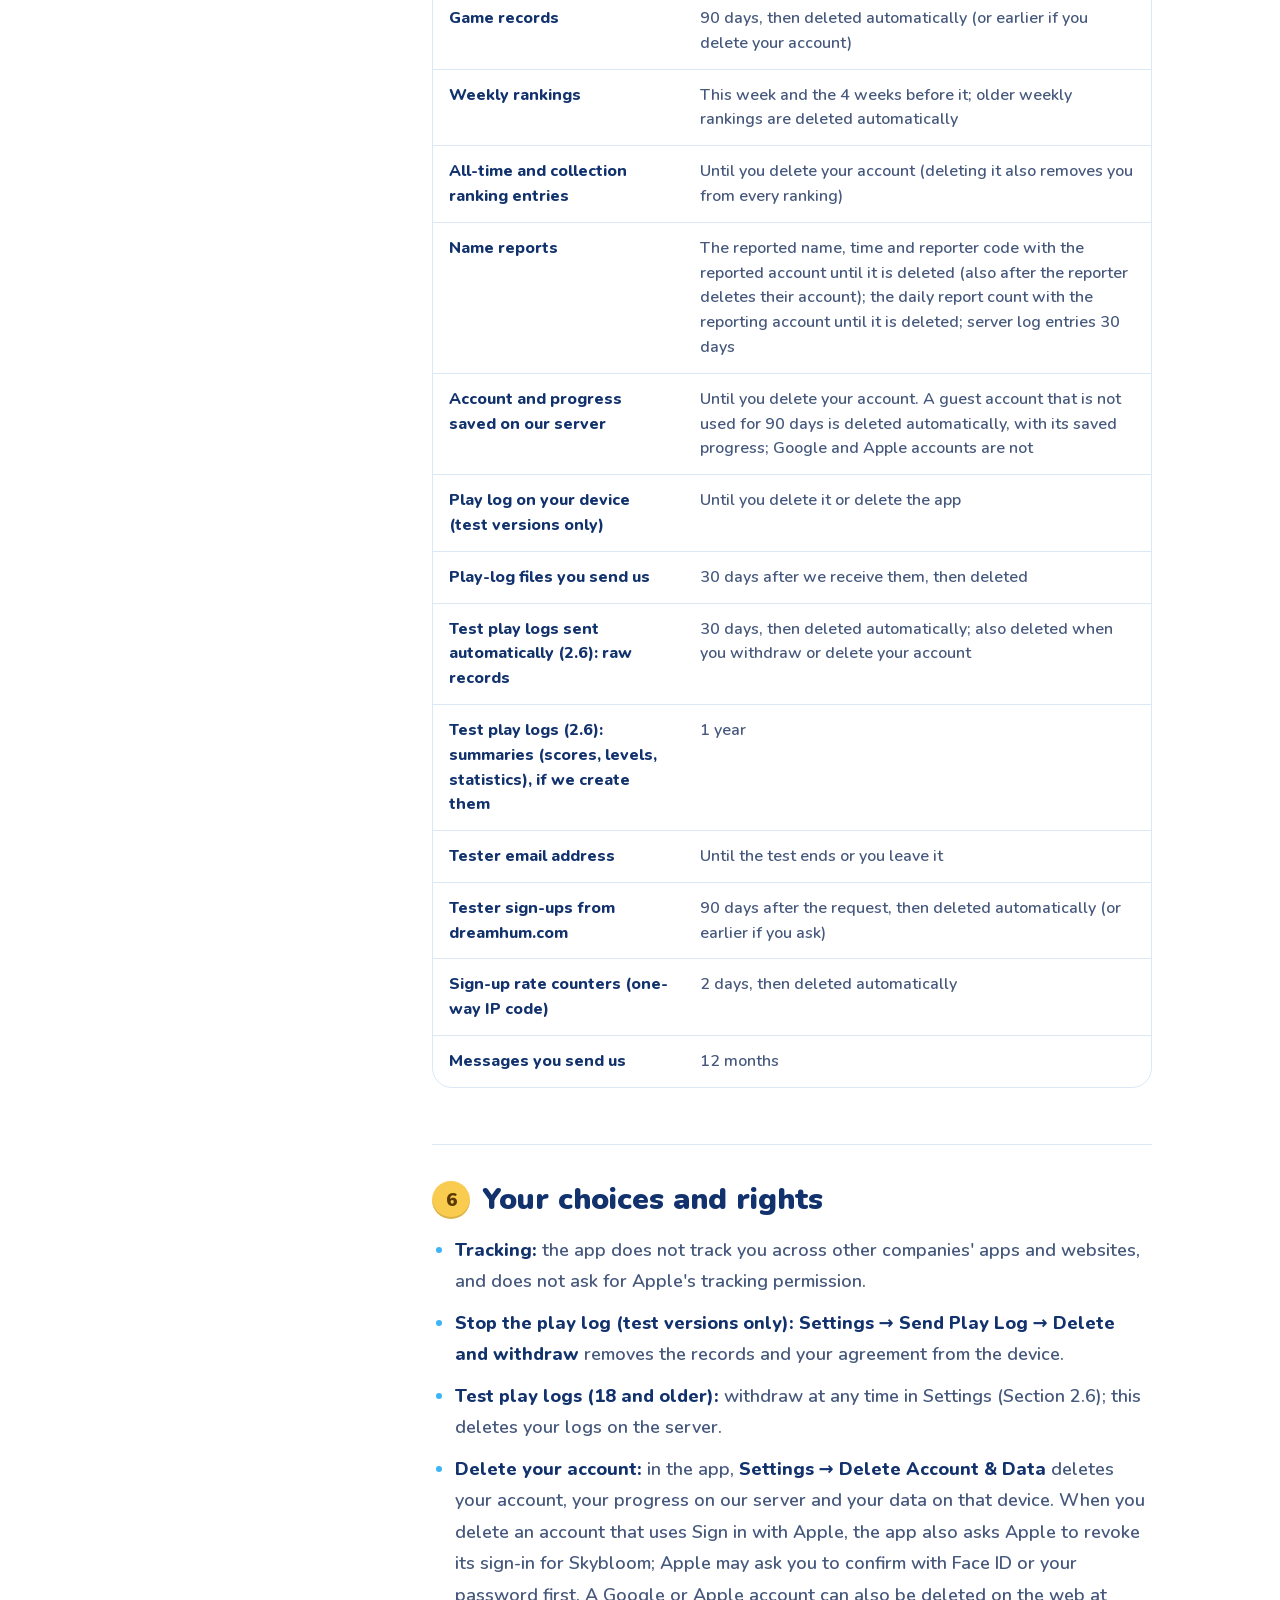
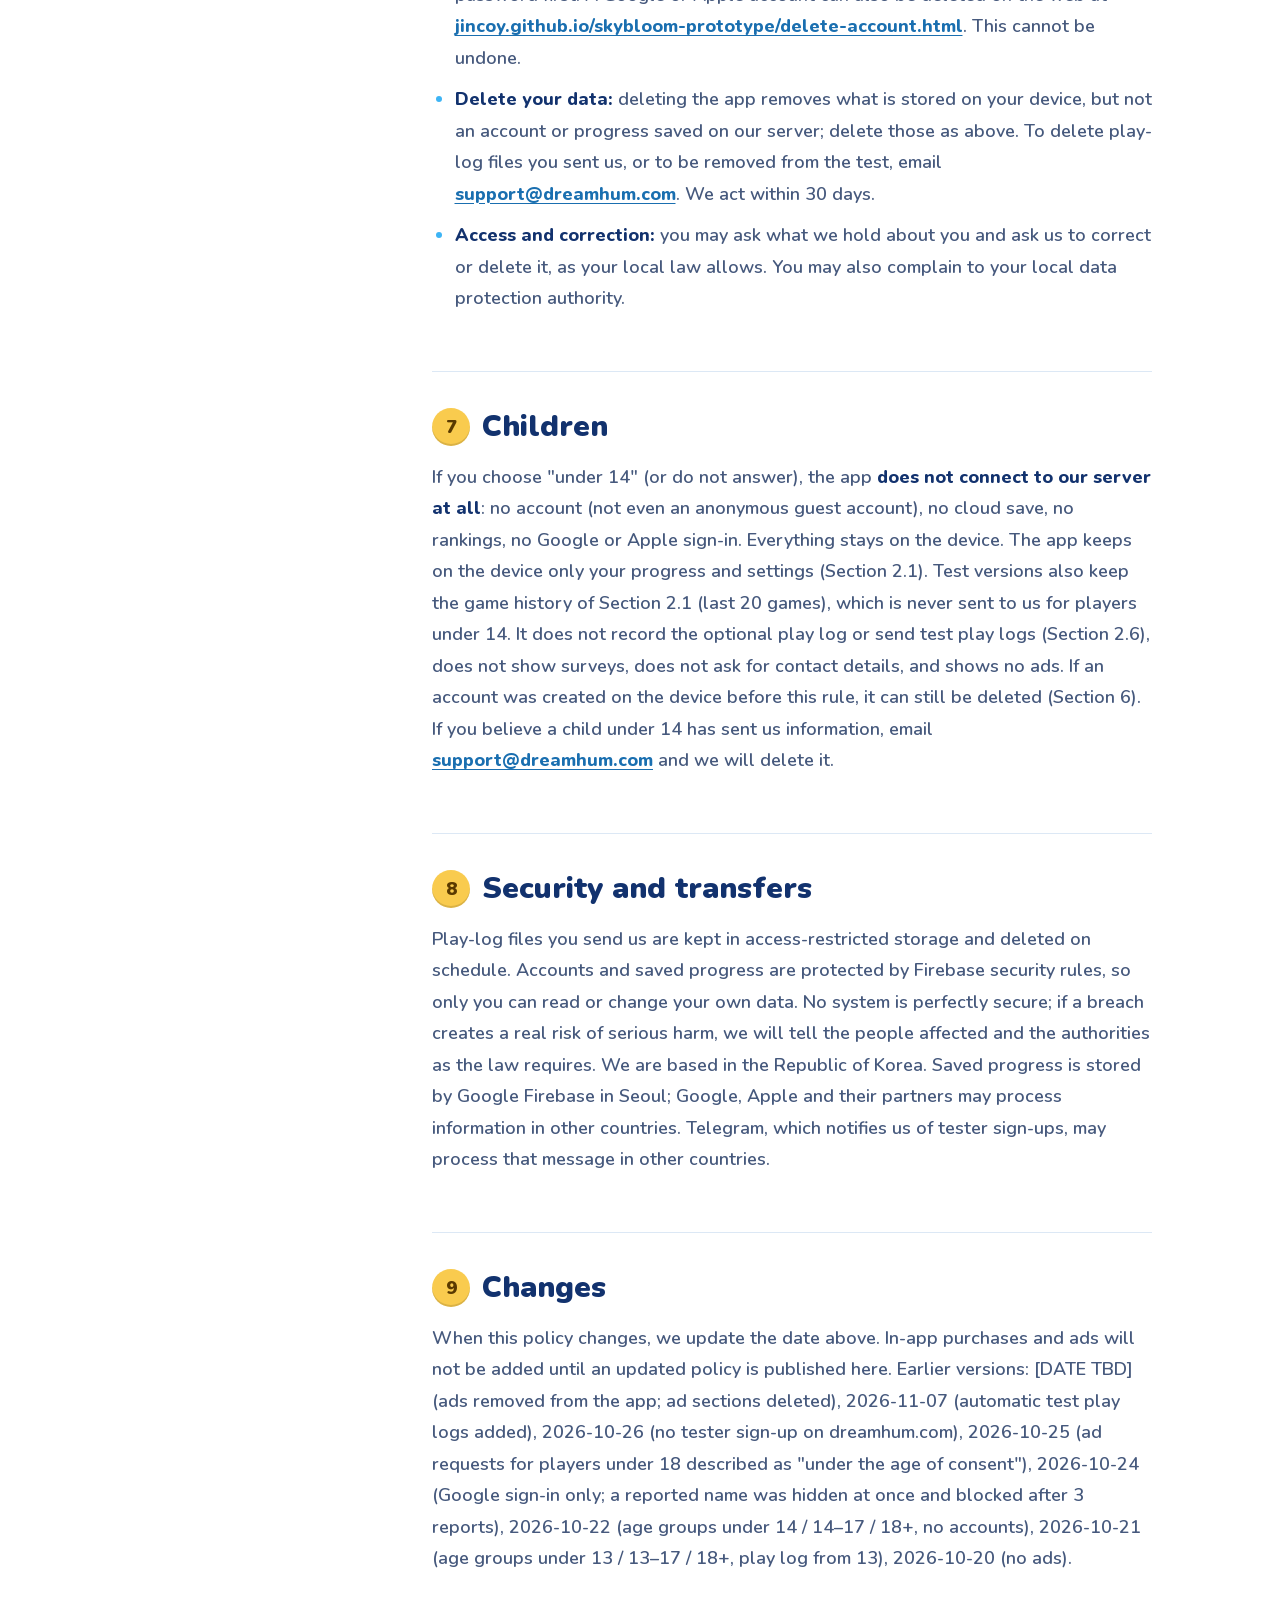
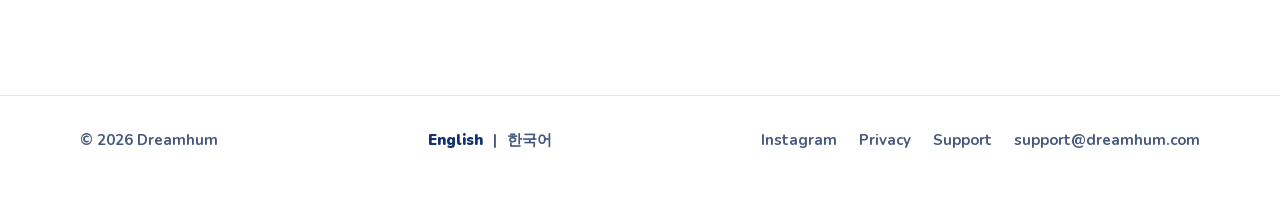
<file: skybloom/privacy/index.html>
<!doctype html>
<html lang="en">
<head>
<meta charset="utf-8">
<meta name="viewport" content="width=device-width, initial-scale=1">
<title>Skybloom Privacy Policy</title>
<meta name="description" content="Privacy policy for Skybloom by Dreamhum.">
<meta property="og:title" content="Skybloom Privacy Policy">
<meta property="og:description" content="Privacy policy for Skybloom by Dreamhum.">
<meta property="og:image" content="https://dreamhum.com/assets/brand/og-1200.jpg">
<meta property="og:image:width" content="1200">
<meta property="og:image:height" content="630">
<meta name="twitter:card" content="summary_large_image">
<link rel="alternate" hreflang="en" href="https://dreamhum.com/skybloom/privacy/">
<link rel="alternate" hreflang="ko" href="https://dreamhum.com/ko/skybloom/privacy/">
<link rel="alternate" hreflang="x-default" href="https://dreamhum.com/skybloom/privacy/">
<link rel="icon" href="/assets/brand/favicon-32.png" sizes="32x32">
<link rel="apple-touch-icon" href="/assets/brand/apple-touch-icon.png">
<link rel="preload" href="/assets/brand/fonts/nunito-latin.woff2" as="font" type="font/woff2" crossorigin>
<link rel="stylesheet" href="/assets/brand/base.css">
<link rel="stylesheet" href="/assets/brand/doc.css">
</head>
<body>

<header class="wrap top">
  <a class="logo" href="/"><img src="/assets/brand/icon-96.webp" width="96" height="96" alt=""><span>Skybloom</span></a>
  <nav aria-label="Main">
    <a href="/#how-to-play">How to play</a>
    <a href="/#skins">Skins</a>
    <a href="/#collection">Collection</a>
    <a href="/#ranking">Ranking</a>
    <a class="lang-top" href="/ko/skybloom/privacy/" lang="ko" hreflang="ko" aria-label="한국어로 보기"><span class="on" aria-hidden="true">EN</span><span aria-hidden="true">KO</span></a>
    <a class="btn go sm" href="/#join">Join the iOS test</a>
  </nav>
</header>

<main class="wrap" id="top">
  <header class="doc-hero">
    <img class="bank" src="/assets/brand/cloud-bank-1600.webp" srcset="/assets/brand/cloud-bank-800.webp 800w, /assets/brand/cloud-bank-1600.webp 1600w" sizes="100vw" width="1600" height="1062" alt="">
    <a class="back" href="/"><span aria-hidden="true">←</span> Back to Skybloom</a>
    <h1>Skybloom Privacy Policy</h1>
    <p class="meta">Effective date: [DATE TBD] · Last updated: [DATE TBD]<br>
  Publisher: Dreamhum, an individual developer in the Republic of Korea · Contact: <a href="mailto:support@dreamhum.com">support@dreamhum.com</a></p>
  </header>
  <div class="doc-grid">
    <nav class="toc" aria-label="On this page"><b>On this page</b>
      <ol>
        <li><a href="#who-its-for">1. Who the app is for</a></li>
        <li><a href="#information">2. Information the app handles</a></li>
        <li><a href="#purposes">3. Why information is used</a></li>
        <li><a href="#recipients">4. Who receives information</a></li>
        <li><a href="#retention">5. How long it is kept</a></li>
        <li><a href="#your-rights">6. Your choices and rights</a></li>
        <li><a href="#children">7. Children</a></li>
        <li><a href="#security">8. Security and transfers</a></li>
        <li><a href="#changes">9. Changes</a></li>
      </ol>
    </nav>
    <div class="doc">
      <details class="toc-m"><summary>On this page</summary>
      <ol>
        <li><a href="#who-its-for">1. Who the app is for</a></li>
        <li><a href="#information">2. Information the app handles</a></li>
        <li><a href="#purposes">3. Why information is used</a></li>
        <li><a href="#recipients">4. Who receives information</a></li>
        <li><a href="#retention">5. How long it is kept</a></li>
        <li><a href="#your-rights">6. Your choices and rights</a></li>
        <li><a href="#children">7. Children</a></li>
        <li><a href="#security">8. Security and transfers</a></li>
        <li><a href="#changes">9. Changes</a></li>
      </ol>
      </details>
  <p class="note">This policy covers Skybloom, including the version in the App Store and the test versions shared through Apple TestFlight and Google Play testing. The app has an optional <strong>account with cloud save</strong> (guest, Google sign-in or Sign in with Apple, Section 2.2) and <strong>shows no ads</strong> (Section 2.3). It has <strong>no in-app purchases</strong>. Test versions only (Sections 2.4 to 2.6) also have a play log, and let players 18 or older who choose to join send play logs automatically. Before we add ads, purchases or any other data collection, we will publish an updated policy here and ask for your consent where the law requires it.</p>

  <h2 id="who-its-for"><span class="n">1<span class="vh">. </span></span>Who the app is for</h2>
  <p>Skybloom is a merge-puzzle game for a general audience. It is not directed to children. When you first open it, it asks you to choose an age group: under 14, 14–17, or 18 or older. Only the group you choose is kept, on your device. We do not ask for your date of birth or exact age. The age group decides which features are available (Sections 2.2, 2.6 and 7).</p>

  <h2 id="information"><span class="n">2<span class="vh">. </span></span>Information the app handles</h2>
  <h3 id="on-device"><span class="n">2.1</span> Stored only on your device</h3>
  <p>Your progress and settings (scores, gold, items, skins, collection, language, sound, tutorial status), a game in progress that is saved when you leave the app; in test versions only, a history of your last 20 finished games (for each game: its random seed and starting board, your moves, the final score, highest building and gold, its length, how it ended, and the app version and time; no name, email or account identifier), the age group you chose, and a random guest identifier. The test-version game history is kept for every age group; a new game replaces the oldest one after 20. This stays on your device. We do not receive it. If you chose "under 14" (or did not answer), <strong>everything</strong> stays on your device and Section 2.2 does not apply.</p>

  <h3 id="account"><span class="n">2.2</span> Account and cloud save (Google Firebase)</h3>
  <p>To keep your progress safe and let you continue on another device, the app uses Google Firebase, which we use as our server.</p>
  <ul>
    <li><strong>Guest (14 and older):</strong> when the app can reach our server, a guest gets an anonymous account with a random identifier. No name or email is involved.</li>
    <li><strong>Google sign-in (optional, 14 and older):</strong> if you sign in with Google, Google shares with us your Google account identifier, email address, name and profile picture, and your guest progress moves to that account. We use your email only to show which account you are signed in with and to answer your requests.</li>
    <li><strong>Sign in with Apple (optional, 14 and older; on iPhone and iPad, and on our web account-deletion page; not in the Android app):</strong> if you sign in with Apple, Apple shares with us your Apple account identifier and an email address, and your guest progress moves to that account. You can choose to hide your email; we then receive a private relay address from Apple that forwards to you. Apple shares your name only the first time you sign in, and only if you choose to share it. Apple does not share a profile picture. We use the email and name in the same way as for Google.</li>
    <li>If you chose "under 14" (or did not answer), the app does not connect to our server: no account, no sign-in, no cloud save and no rankings.</li>
    <li><strong>Saved on our server:</strong> your collection (discovered items and treasures), equipped skins, Decorate layout, game settings, and when they were last updated. Gold is not sent; scores are sent only as game records for rankings (below).</li>
    <li><strong>Rankings:</strong> when you finish a game with an account, the app sends the game (its random seed and your moves) to our server, which replays it to check the score. We keep a record of each game: score, highest building, number of moves, whether the score was verified, app version and time. Your best verified score and your collection count appear on <strong>public rankings</strong> (top 100, this week and all time), which other players can see, under a ranking name. <strong>Only accounts signed in with Google or Apple can choose a ranking name</strong> (1–16 characters); guests always appear as "Anonymous". Players who chose "under 14" (or did not answer) are not on the rankings. Please do not use your real name. Your age group is not sent to our server for this. Weekly rankings older than the last 4 weeks and game records older than 90 days are deleted automatically (Section 5).</li>
    <li><strong>Reporting a ranking name:</strong> any player with an account can report another player's ranking name, once per player and up to 5 reports a day. Each report is reviewed by us. When 10 different players have reported a name, it is removed and shows as "Anonymous" on every ranking; the player may then choose a new one. If a name breaks the rules, we may stop that player from setting a ranking name; we decide this ourselves, it does not happen automatically. With the reported account we keep the reported name and the time of each report. <strong>We do not keep the reporter's account identifier with the report</strong>: to count each reporter only once, we keep a code made from the reporter's and the reported player's identifiers with a secret key on our server, which cannot be turned back into the reporter's identifier without that key. This code stays with the reported account even if the reporter deletes their account. To prevent misuse we keep, with the reporting account, a count of the reports it sent that day. Our server log keeps the reported account's identifier, the name and the number of reporters for 30 days so that we can review reports.</li>
    <li>When you sign in or save, Firebase also receives your IP address and basic device and app information, which Google uses to run the service and keep accounts secure. Google's sign-in software in the app may also collect an account identifier, device and usage information, and your IP address, and Google uses it under its own policies.</li>
  </ul>
  <p>Apart from this, the app does not send your game data. Its fonts and graphics are included in the app.</p>

  <h3 id="ads"><span class="n">2.3</span> Ads</h3>
  <p>Skybloom does not currently show ads. The app does not ask for Apple's tracking permission and does not collect or use your advertising identifier. If we add ads in a later version, we will publish an updated policy here before that version is released, and we will explain what ad services receive and how your age group is used.</p>

  <h3 id="play-log"><span class="n">2.4</span> Optional play log (test versions, 18 and older)</h3>
  <p>This section applies to test versions only. The version in the App Store does not record a play log. In a test version, if you are 18 or older, the app may ask whether you want to join a play test. <strong>Nothing is recorded for the play log before you say yes.</strong> (The game history in Section 2.1 is separate and is kept on your device either way.) If you agree, the app records on your device:</p>
  <ul>
    <li>your taps and moves in the game, time on each screen, scores and items;</li>
    <li>your device situation: platform, operating-system type and major version, app type and version, screen size, language, time zone, memory class, number of processor cores, orientation, and whether reduced motion is on;</li>
    <li>performance summaries (frame times, load time, error counts);</li>
    <li>your answers to short surveys, including any text you type (up to 500 characters). Please do not write names, contact details or other personal information.</li>
  </ul>
  <p>The record uses random identifiers. It does not include your name, email, phone number, phone model, advertising identifier, or location. <strong>Nothing is sent automatically</strong>, except in the test versions described in Section 2.6 and only if you agree there. Otherwise, the record leaves your device only if you create a file in <strong>Settings → Send Play Log</strong> and share it with us yourself. If you are 18 or older and have not joined the play test, <strong>Send Play Log</strong> can still create a file of the game history in Section 2.1; it also leaves your device only if you share it with us yourself.</p>

  <h3 id="joining-the-test"><span class="n">2.5</span> Joining the test</h3>
  <p>To join a test, you give us the email address you use with Apple or Google, and Apple or Google shares it with us as a tester. Through TestFlight, Apple also gives us crash reports and any feedback or screenshots you choose to send, together with your device model and operating-system version. Apple and Google handle this under their own privacy policies.</p>
  <p><strong>Signing up on dreamhum.com (iPhone and iPad).</strong> If you ask to join the iOS test on dreamhum.com, we receive the name and the Apple account email address you enter, and the time of your request. You must be 14 or older to sign up. The request is stored by Google Firebase (our server, in Seoul), and a message with the name and email address is sent to our own Telegram chat so we can invite you through TestFlight quickly. We use the request only to send you a TestFlight invitation. To stop repeated sign-ups, the server counts requests per hour using a one-way code made from your IP address and the hour; the IP address itself is not stored, and these counters are deleted after 2 days. We delete your request 90 days after you send it, or earlier if you ask us at <a href="mailto:support@dreamhum.com">support@dreamhum.com</a>.</p>

  <h3 id="test-play-log"><span class="n">2.6</span> Test play logs sent automatically (adults who opt in)</h3>
  <p>In test versions only (TestFlight and Google Play testing), if you are 18 or older, signed in, and choose to join, the game sends play records to our server (Google Firebase, Seoul region) about every 20 seconds while you play. <strong>Nothing is sent before you say yes</strong>, and the game plays the same if you say no.</p>
  <p><strong>What we collect:</strong> a random install ID, a tester number, test and session IDs, and your sign-in account's unique ID (we do not put your name or e-mail in the log); touch positions and moves, scores, levels, bubbles, screen changes and time spent, settings changes, and optional post-game survey answers; device type and approximate OS version, screen size, language, time zone, CPU core count, reduced-motion setting, a performance summary, and the app version.</p>
  <p><strong>Why:</strong> to tune difficulty and items (including tests where different players get different rule values) and to fix errors and performance. We do not use it for advertising and we do not sell it.</p>
  <p><strong>How long:</strong> raw records are deleted automatically after 30 days. If we create summaries (scores, levels, statistics), they are kept for 1 year. We handle a deletion request within 30 days of receiving it.</p>
  <p><strong>Who processes it:</strong> Google (Firebase / Google Cloud) processes the data for us. We may use AI assistants (for example Anthropic's Claude) and a code-hosting service to analyze and display aggregated results. We do not enter raw event logs or identifiers into them.</p>
  <p><strong>Your choices:</strong> you can withdraw at any time in Settings; withdrawing deletes your logs on the server (if the device is offline, at the next launch). Deleting your account also deletes them. If you no longer have the app, email <a href="mailto:support@dreamhum.com">support@dreamhum.com</a> with your tester number.</p>
  <p><strong>Children:</strong> the app does not record or send play logs when the age you entered is under 18. The age is the one you entered in the app; our server does not check it.</p>

  <h3 id="not-collected"><span class="n">2.7</span> What we do not collect</h3>
  <p>Contacts, photos, precise location, payment details, your date of birth and your password (sign-in is handled by Google or Apple).</p>

  <h2 id="purposes"><span class="n">3<span class="vh">. </span></span>Why information is used</h2>
  <div class="table-wrap"><table>
    <tr><th>Purpose</th><th>Information</th></tr>
    <tr><td>Run the game and keep your progress</td><td data-label="Information">Data stored on your device (2.1)</td></tr>
    <tr><td>Keep your account and back up your progress across devices</td><td data-label="Information">Account and saved progress (2.2)</td></tr>
    <tr><td>Check scores and show rankings</td><td data-label="Information">Game records, ranking name, best score and collection count (2.2)</td></tr>
    <tr><td>Handle reports of offensive ranking names</td><td data-label="Information">Reported name, report time, reporter code and counts (2.2)</td></tr>
    <tr><td>Run the test and fix problems</td><td data-label="Information">Tester email, crash reports and feedback (2.5)</td></tr>
    <tr><td>Invite you to the iOS test when you sign up on dreamhum.com</td><td data-label="Information">Name, Apple account email and request time (2.5)</td></tr>
    <tr><td>Improve the game, only if you agree</td><td data-label="Information">Play-log files you send us (2.4); test play logs sent automatically (2.6)</td></tr>
    <tr><td>Answer your messages</td><td data-label="Information">Your message and email address</td></tr>
  </table></div>
  <p>We do not sell your information.</p>

  <h2 id="recipients"><span class="n">4<span class="vh">. </span></span>Who receives information</h2>
  <div class="table-wrap"><table>
    <tr><th>Recipient</th><th>Why</th></tr>
    <tr><td>Google (Firebase)</td><td data-label="Why">Hosts accounts and saved progress for us (2.2), and stores sign-ups from dreamhum.com (2.5) and test play logs (2.6)</td></tr>
    <tr><td>Google (Google sign-in), Apple (Sign in with Apple)</td><td data-label="Why">Sign you in when you choose them (2.2)</td></tr>
    <tr><td>Apple (TestFlight), Google (Google Play testing)</td><td data-label="Why">Distribute the test app (2.5)</td></tr>
    <tr><td>Telegram</td><td data-label="Why">Notifies us of a new tester sign-up from dreamhum.com, with the name and email address (2.5)</td></tr>
    <tr><td>Other players</td><td data-label="Why">See your ranking name, rank, best score and collection count on the rankings (2.2)</td></tr>
    <tr><td>Authorities, when the law requires it</td><td data-label="Why">Legal duty</td></tr>
  </table></div>

  <h2 id="retention"><span class="n">5<span class="vh">. </span></span>How long it is kept</h2>
  <div class="table-wrap"><table>
    <tr><th>Information</th><th>Kept</th></tr>
    <tr><td>Progress, settings, saved game, age group</td><td data-label="Kept">On your device until you delete the app or its data</td></tr>
    <tr><td>Game history (last 20 games; test versions only)</td><td data-label="Kept">On your device; the oldest game is replaced after 20. Removed when you delete the app or its data, or delete your account</td></tr>
    <tr><td>Game records</td><td data-label="Kept">90 days, then deleted automatically (or earlier if you delete your account)</td></tr>
    <tr><td>Weekly rankings</td><td data-label="Kept">This week and the 4 weeks before it; older weekly rankings are deleted automatically</td></tr>
    <tr><td>All-time and collection ranking entries</td><td data-label="Kept">Until you delete your account (deleting it also removes you from every ranking)</td></tr>
    <tr><td>Name reports</td><td data-label="Kept">The reported name, time and reporter code with the reported account until it is deleted (also after the reporter deletes their account); the daily report count with the reporting account until it is deleted; server log entries 30 days</td></tr>
    <tr><td>Account and progress saved on our server</td><td data-label="Kept">Until you delete your account. A guest account that is not used for 90 days is deleted automatically, with its saved progress; Google and Apple accounts are not</td></tr>
    <tr><td>Play log on your device (test versions only)</td><td data-label="Kept">Until you delete it or delete the app</td></tr>
    <tr><td>Play-log files you send us</td><td data-label="Kept">30 days after we receive them, then deleted</td></tr>
    <tr><td>Test play logs sent automatically (2.6): raw records</td><td data-label="Kept">30 days, then deleted automatically; also deleted when you withdraw or delete your account</td></tr>
    <tr><td>Test play logs (2.6): summaries (scores, levels, statistics), if we create them</td><td data-label="Kept">1 year</td></tr>
    <tr><td>Tester email address</td><td data-label="Kept">Until the test ends or you leave it</td></tr>
    <tr><td>Tester sign-ups from dreamhum.com</td><td data-label="Kept">90 days after the request, then deleted automatically (or earlier if you ask)</td></tr>
    <tr><td>Sign-up rate counters (one-way IP code)</td><td data-label="Kept">2 days, then deleted automatically</td></tr>
    <tr><td>Messages you send us</td><td data-label="Kept">12 months</td></tr>
  </table></div>

  <h2 id="your-rights"><span class="n">6<span class="vh">. </span></span>Your choices and rights</h2>
  <ul>
    <li><strong>Tracking:</strong> the app does not track you across other companies' apps and websites, and does not ask for Apple's tracking permission.</li>
    <li><strong>Stop the play log (test versions only):</strong> <strong>Settings → Send Play Log → Delete and withdraw</strong> removes the records and your agreement from the device.</li>
    <li><strong>Test play logs (18 and older):</strong> withdraw at any time in Settings (Section 2.6); this deletes your logs on the server.</li>
    <li><strong>Delete your account:</strong> in the app, <strong>Settings → Delete Account &amp; Data</strong> deletes your account, your progress on our server and your data on that device. When you delete an account that uses Sign in with Apple, the app also asks Apple to revoke its sign-in for Skybloom; Apple may ask you to confirm with Face ID or your password first. A Google or Apple account can also be deleted on the web at <a href="https://jincoy.github.io/skybloom-prototype/delete-account.html">jincoy.github.io/skybloom-prototype/delete-account.html</a>. This cannot be undone.</li>
    <li><strong>Delete your data:</strong> deleting the app removes what is stored on your device, but not an account or progress saved on our server; delete those as above. To delete play-log files you sent us, or to be removed from the test, email <a href="mailto:support@dreamhum.com">support@dreamhum.com</a>. We act within 30 days.</li>
    <li><strong>Access and correction:</strong> you may ask what we hold about you and ask us to correct or delete it, as your local law allows. You may also complain to your local data protection authority.</li>
  </ul>

  <h2 id="children"><span class="n">7<span class="vh">. </span></span>Children</h2>
  <p>If you choose "under 14" (or do not answer), the app <strong>does not connect to our server at all</strong>: no account (not even an anonymous guest account), no cloud save, no rankings, no Google or Apple sign-in. Everything stays on the device. The app keeps on the device only your progress and settings (Section 2.1). Test versions also keep the game history of Section 2.1 (last 20 games), which is never sent to us for players under 14. It does not record the optional play log or send test play logs (Section 2.6), does not show surveys, does not ask for contact details, and shows no ads. If an account was created on the device before this rule, it can still be deleted (Section 6). If you believe a child under 14 has sent us information, email <a href="mailto:support@dreamhum.com">support@dreamhum.com</a> and we will delete it.</p>

  <h2 id="security"><span class="n">8<span class="vh">. </span></span>Security and transfers</h2>
  <p>Play-log files you send us are kept in access-restricted storage and deleted on schedule. Accounts and saved progress are protected by Firebase security rules, so only you can read or change your own data. No system is perfectly secure; if a breach creates a real risk of serious harm, we will tell the people affected and the authorities as the law requires. We are based in the Republic of Korea. Saved progress is stored by Google Firebase in Seoul; Google, Apple and their partners may process information in other countries. Telegram, which notifies us of tester sign-ups, may process that message in other countries.</p>

  <h2 id="changes"><span class="n">9<span class="vh">. </span></span>Changes</h2>
  <p>When this policy changes, we update the date above. In-app purchases and ads will not be added until an updated policy is published here. Earlier versions: [DATE TBD] (ads removed from the app; ad sections deleted),  2026-11-07 (automatic test play logs added), 2026-10-26 (no tester sign-up on dreamhum.com), 2026-10-25 (ad requests for players under 18 described as "under the age of consent"), 2026-10-24 (Google sign-in only; a reported name was hidden at once and blocked after 3 reports), 2026-10-22 (age groups under 14 / 14–17 / 18+, no accounts), 2026-10-21 (age groups under 13 / 13–17 / 18+, play log from 13), 2026-10-20 (no ads).</p>
    </div>
  </div>
  <a class="totop" href="#top" aria-label="Back to top">↑</a>
</main>

<footer>
  <div class="wrap">
    <span>© 2026 Dreamhum</span>
    <nav class="lang" aria-label="Language"><a href="/skybloom/privacy/" lang="en" aria-current="page">English</a><span aria-hidden="true">|</span><a href="/ko/skybloom/privacy/" lang="ko">한국어</a></nav>
    <nav aria-label="Footer">
      <a href="https://www.instagram.com/skybloom.mobile/">Instagram</a>
      <a href="/skybloom/privacy/" aria-current="page">Privacy</a>
      <a href="/support/">Support</a>
      <a href="mailto:support@dreamhum.com">support@dreamhum.com</a>
    </nav>
  </div>
</footer>
<script>
// contents: mark the section being read; the phone list closes after a jump; the back-to-top button shows once you are deep in the page
const heads = [...document.querySelectorAll('.doc h2[id]')], up = document.querySelector('.totop');
const mark = () => {   // the section whose heading is the last one above the top quarter of the screen
  const cur = heads.filter(h => h.getBoundingClientRect().top < innerHeight / 4).pop();
  document.querySelectorAll('.toc a').forEach(a => a.toggleAttribute('aria-current', !!cur && a.hash === '#' + cur.id));
  up.classList.toggle('on', scrollY > 1200);
};
addEventListener('scroll', mark, { passive: true }); mark();
document.querySelectorAll('.toc-m a').forEach(a => { a.onclick = () => { a.closest('details').open = false; }; });
</script>
</body>
</html>
</file>
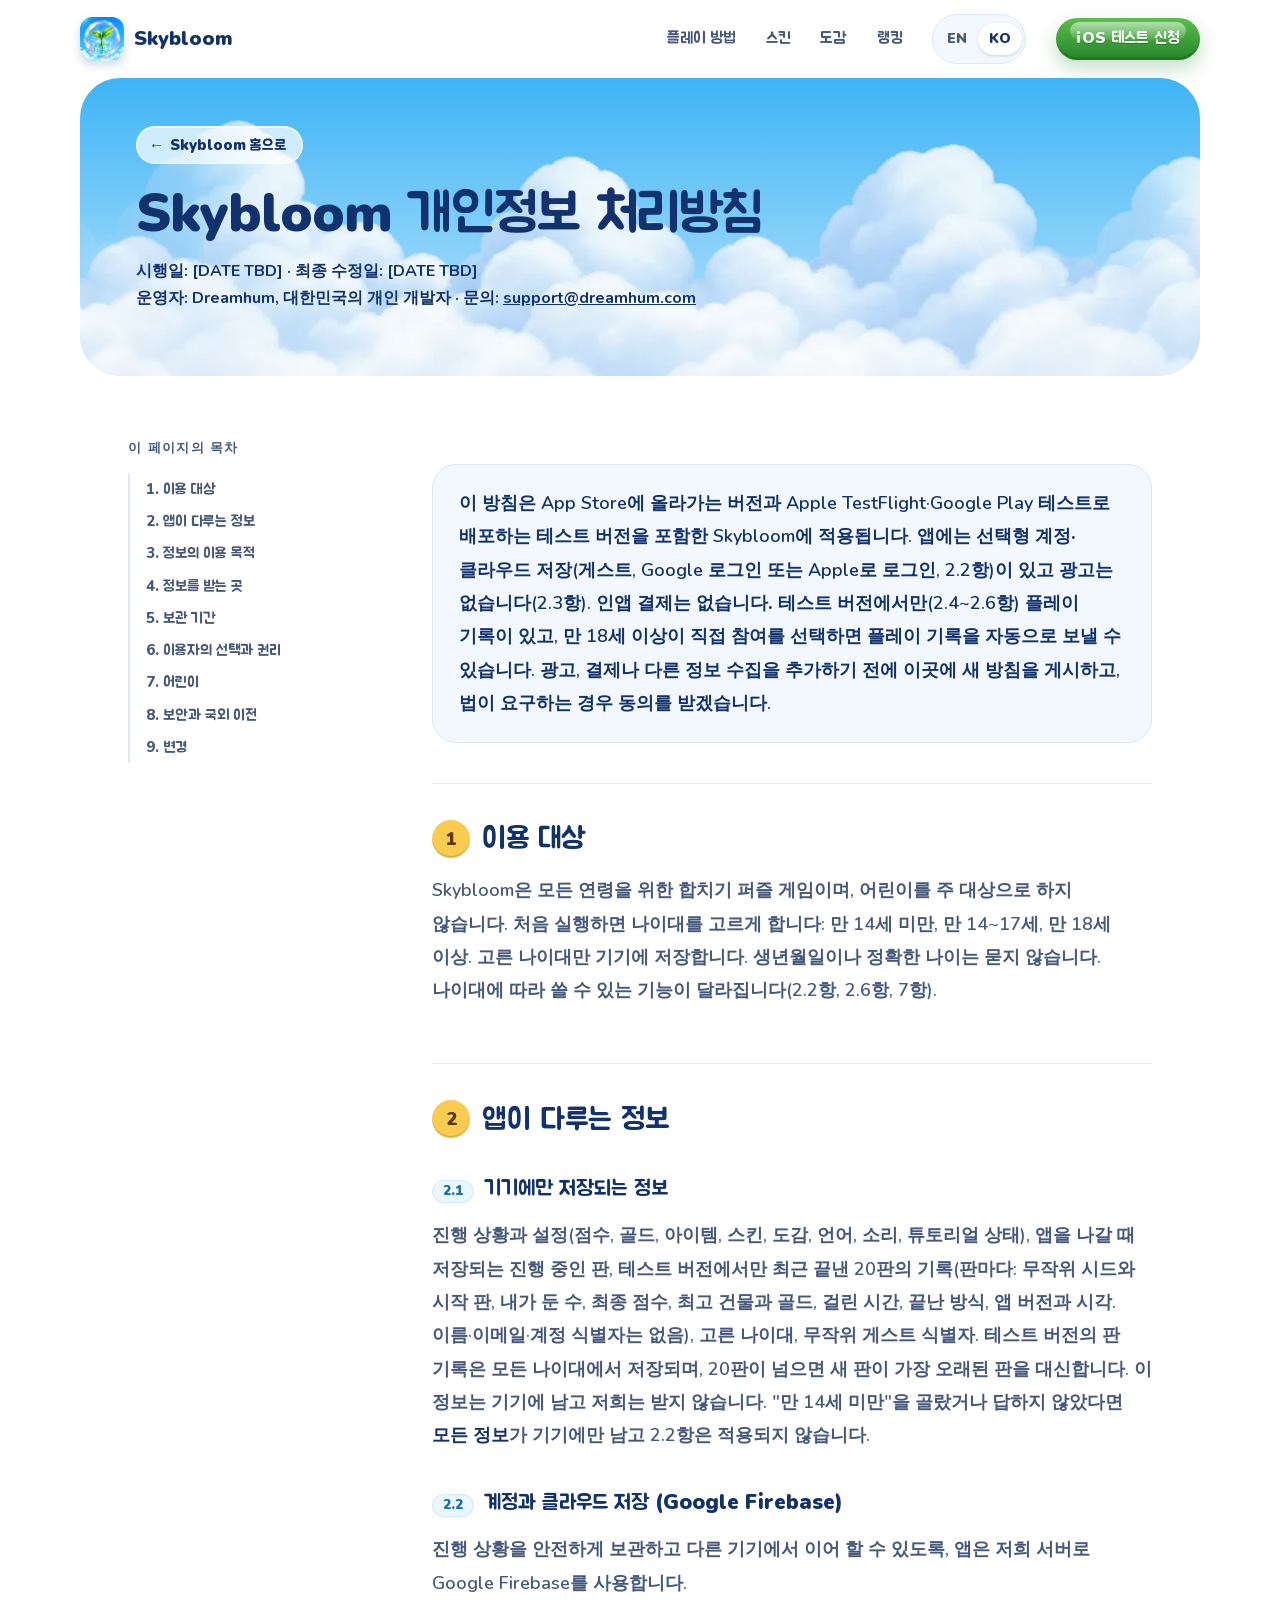
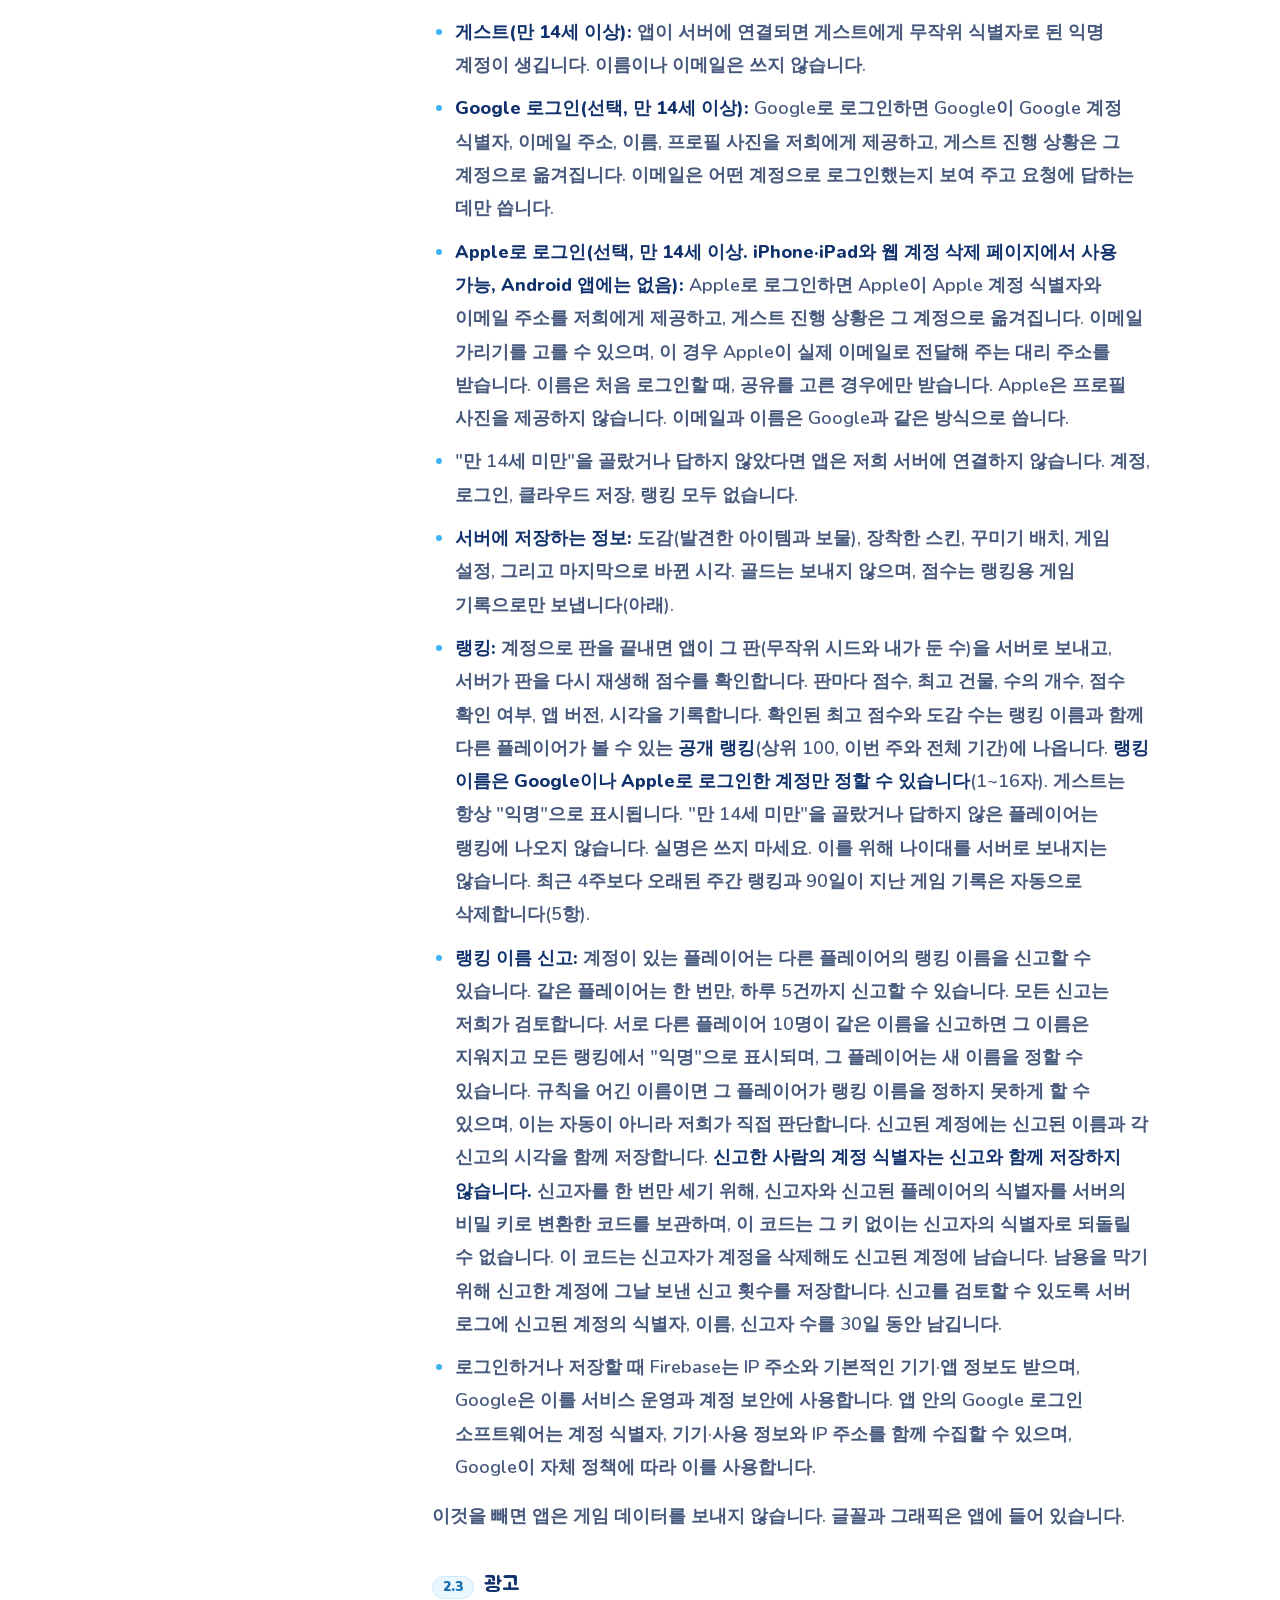
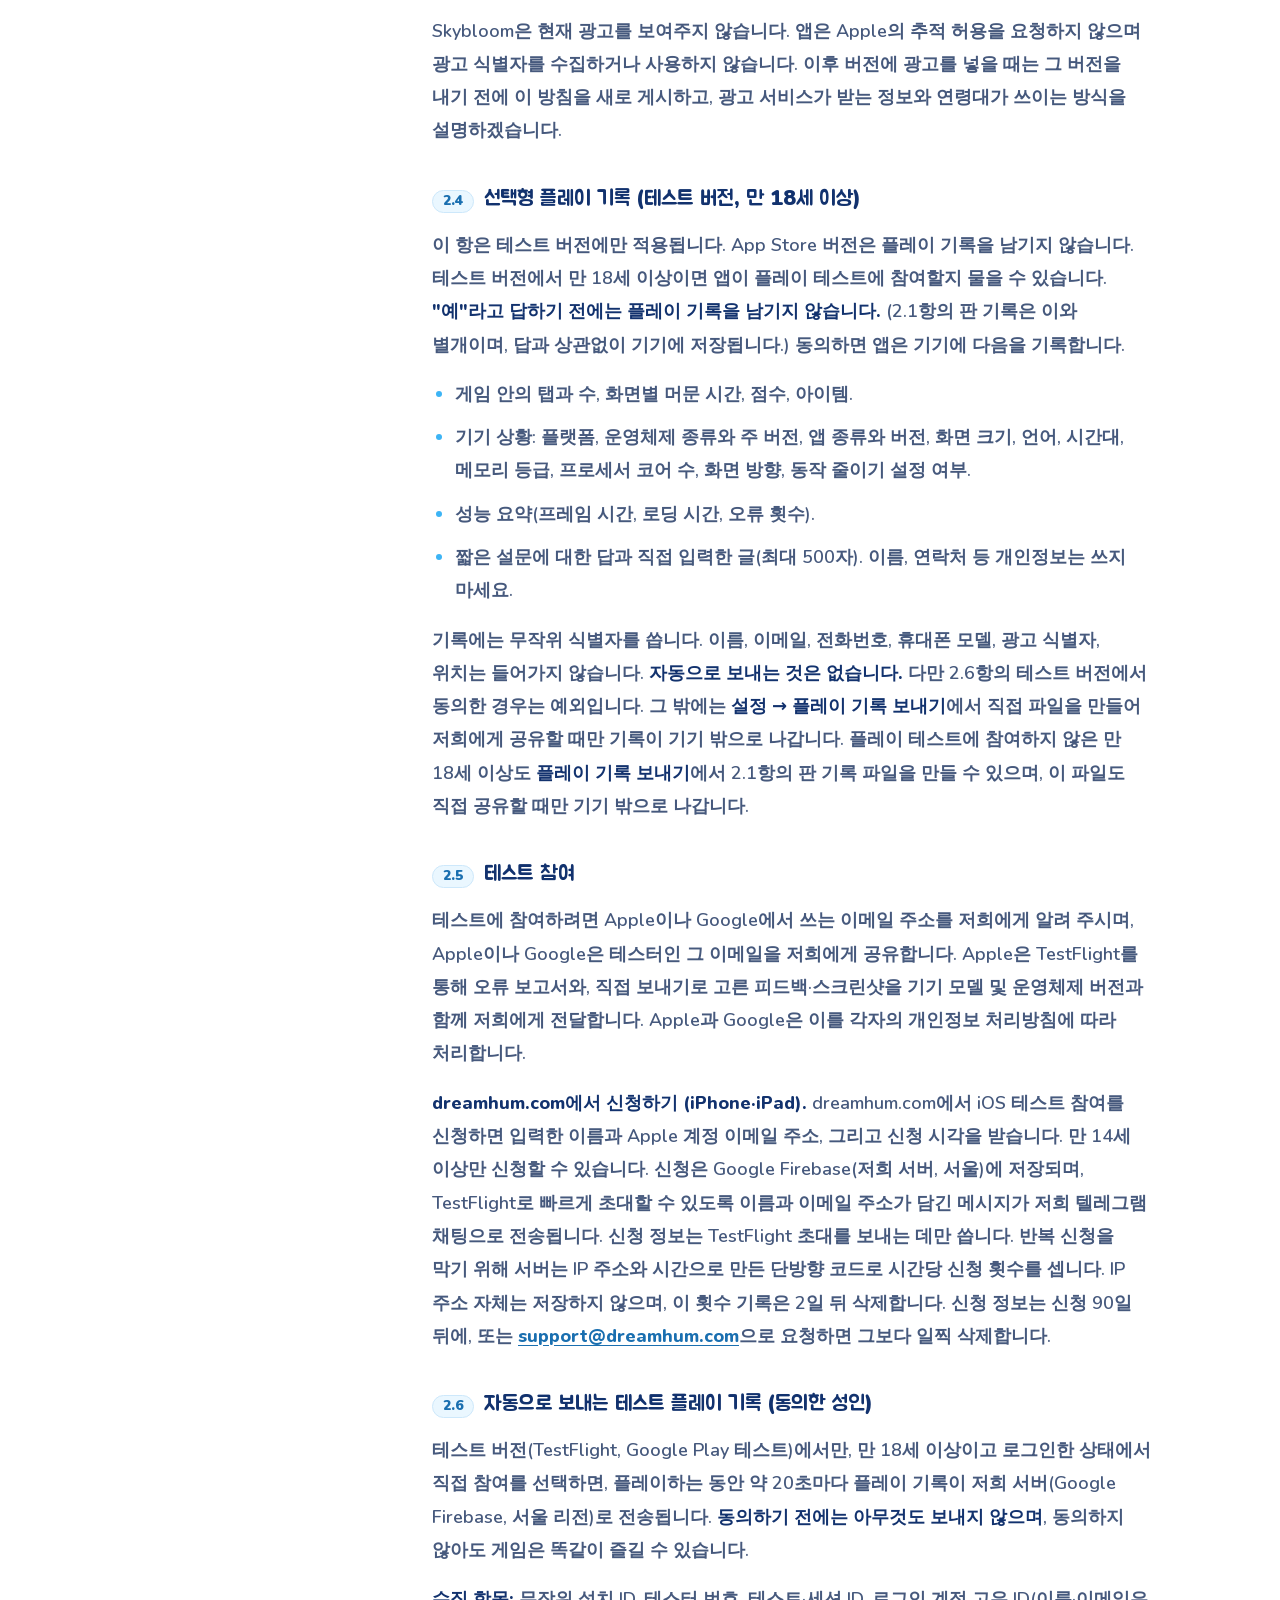
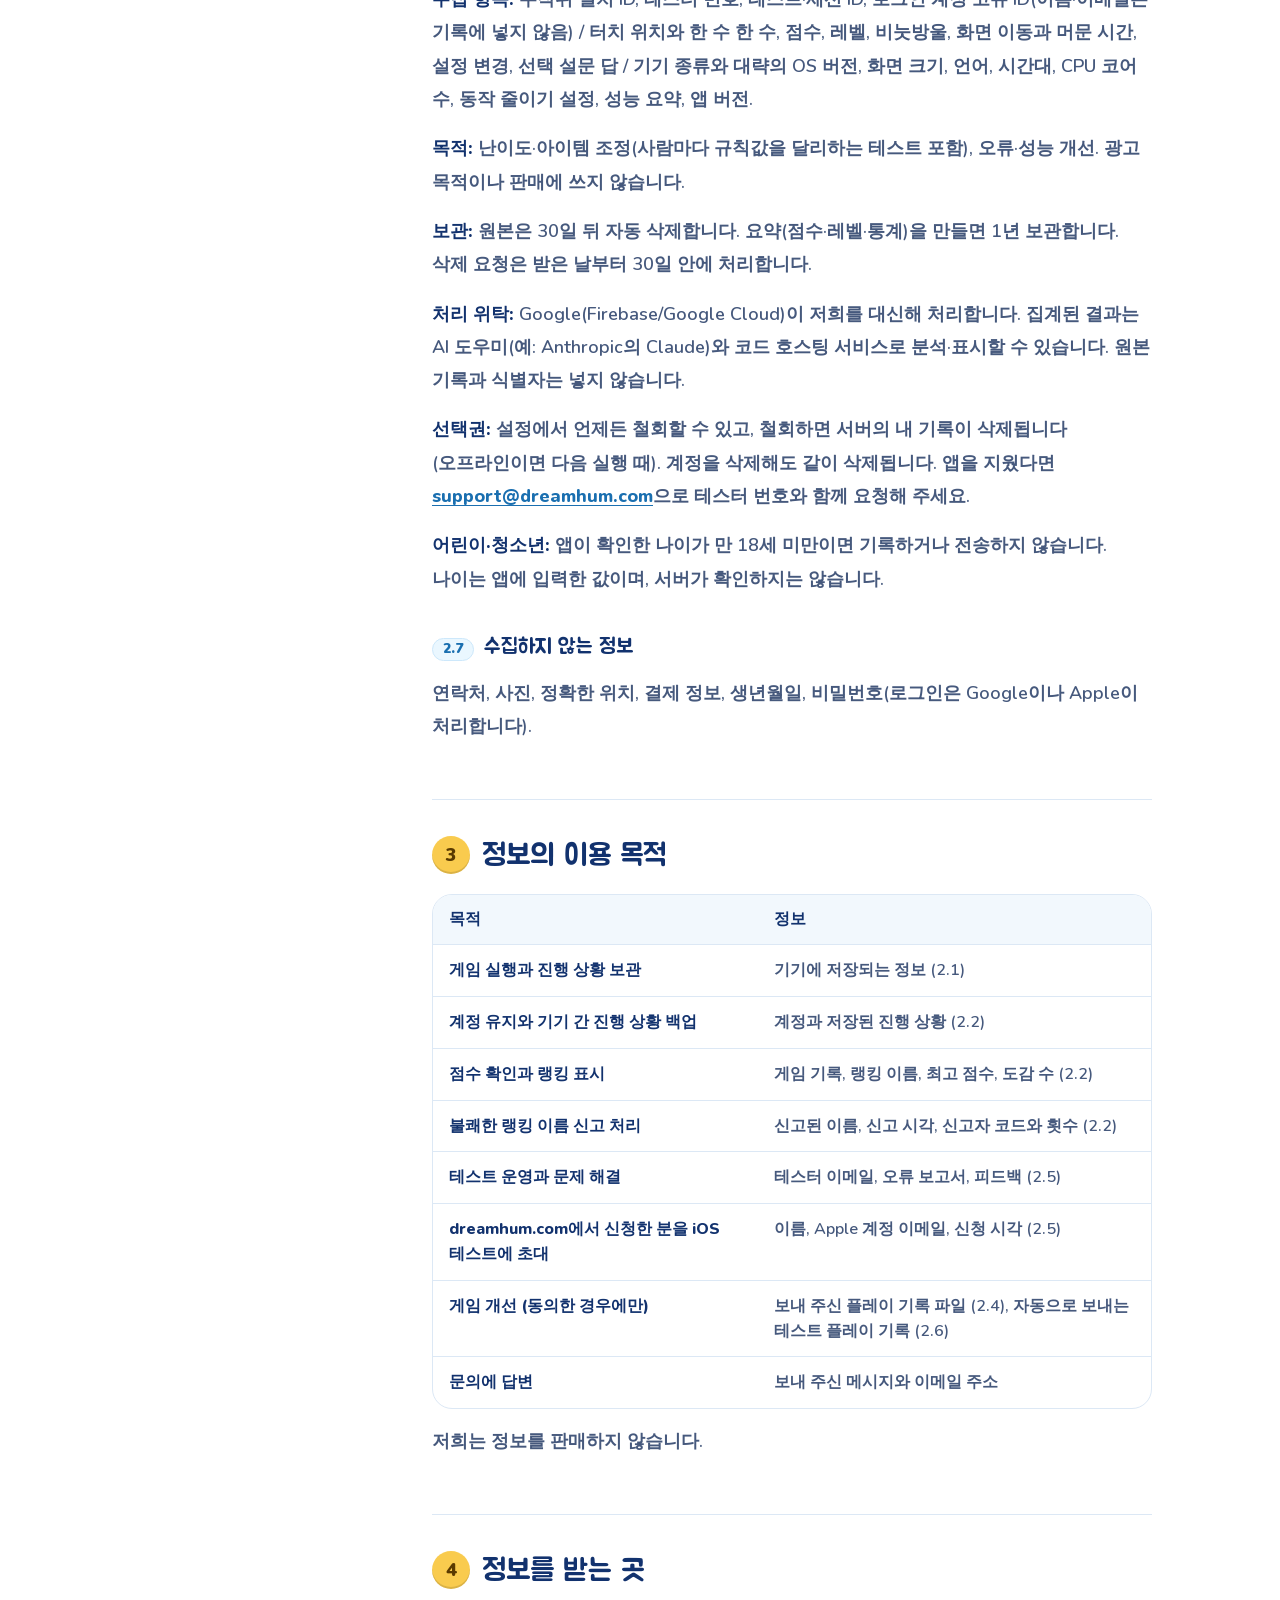
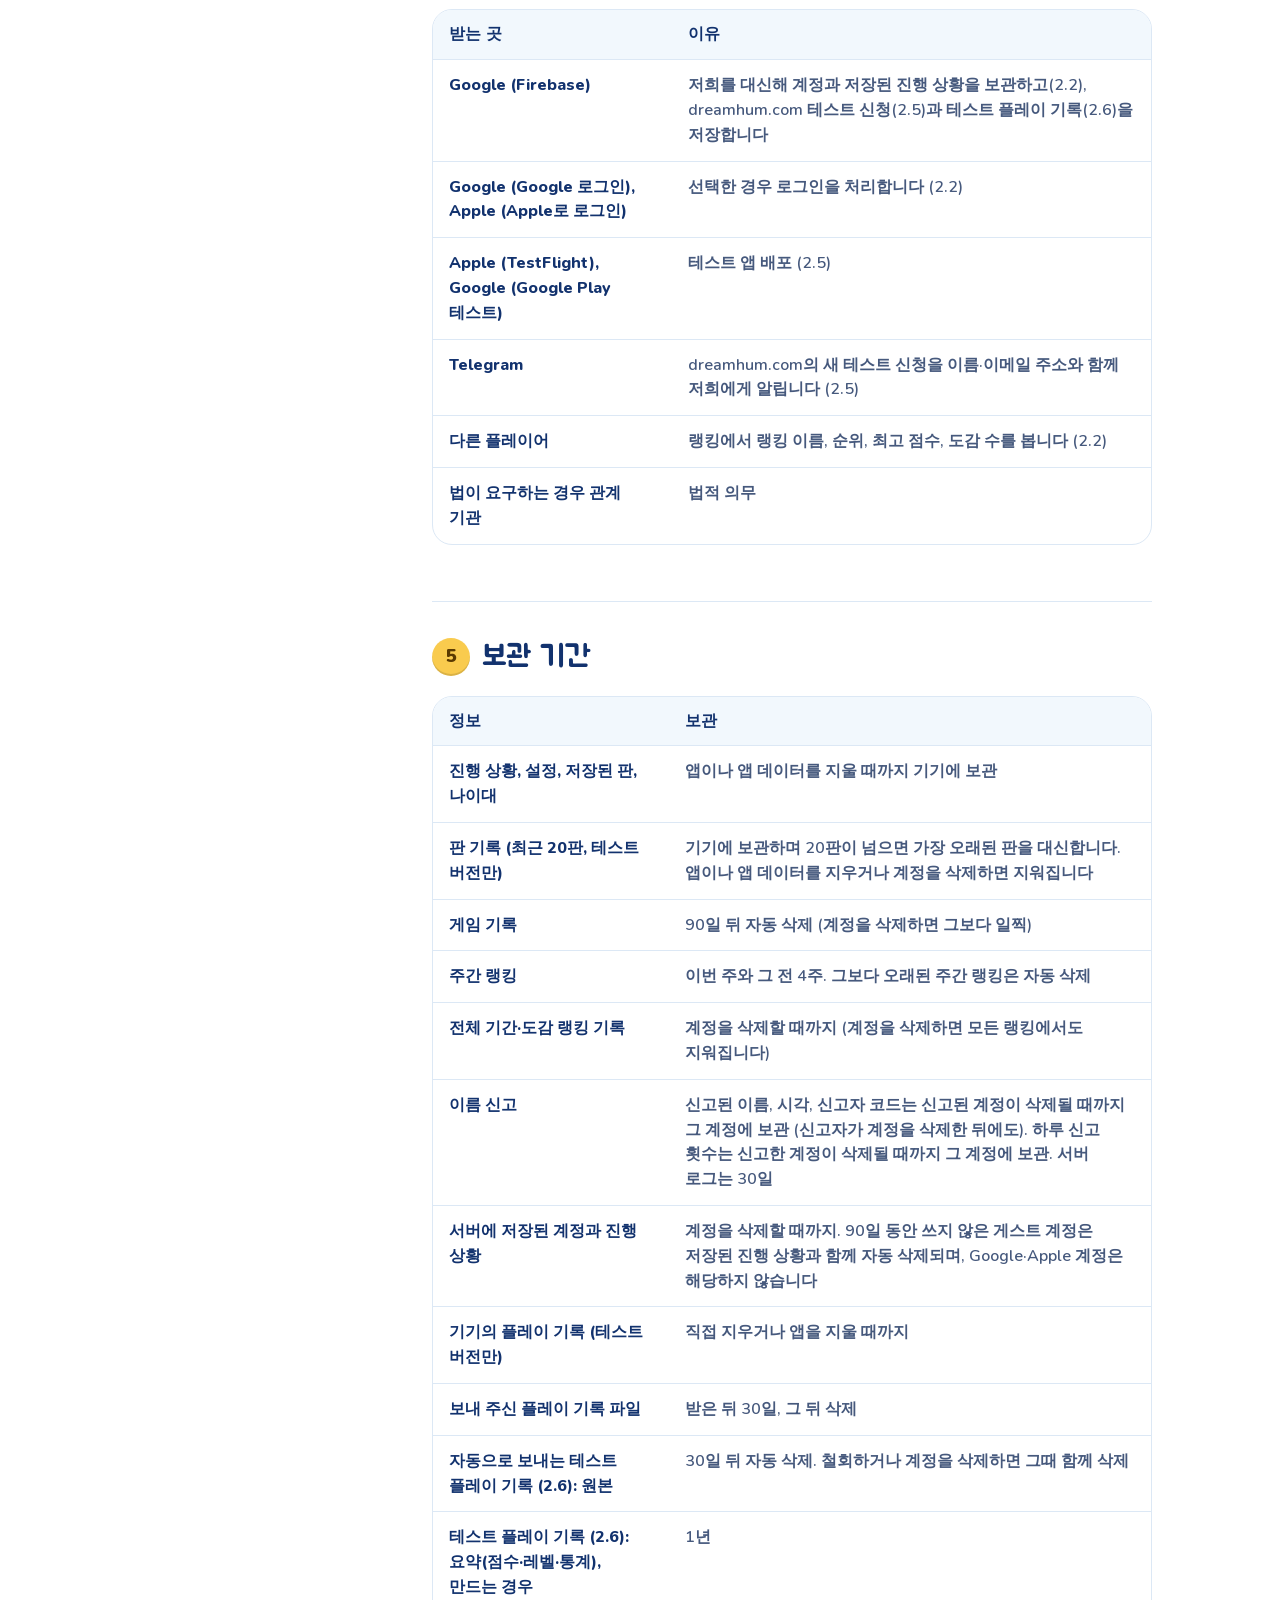
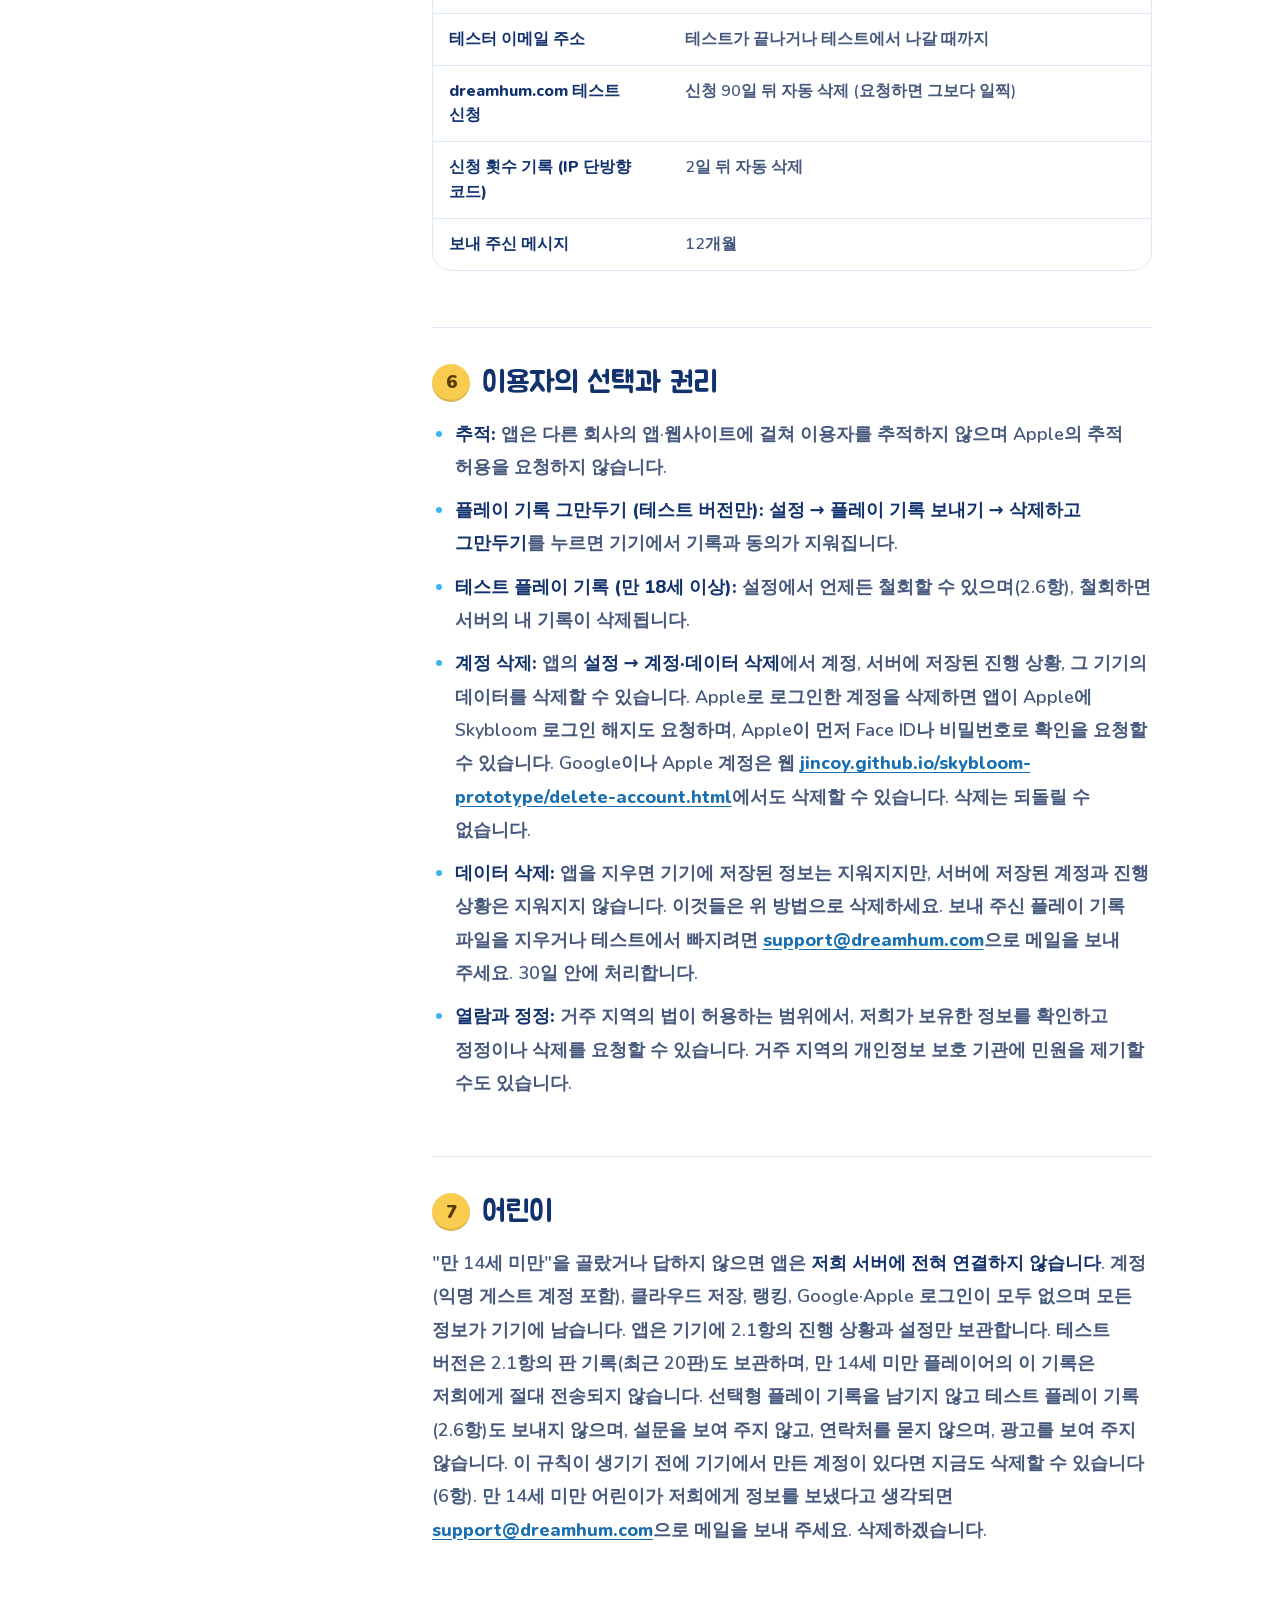
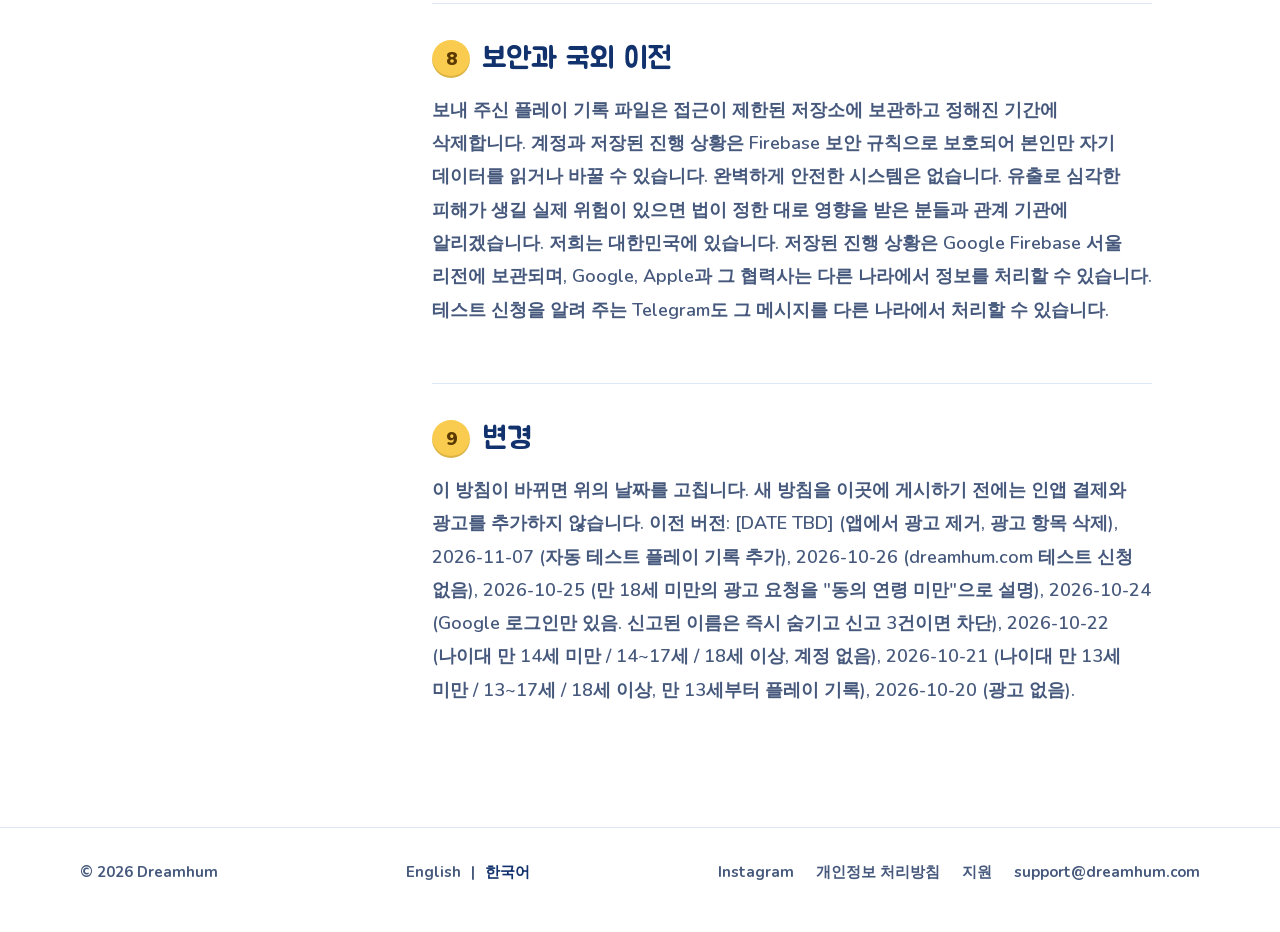
<file: ko/skybloom/privacy/index.html>
<!doctype html>
<html lang="ko">
<head>
<meta charset="utf-8">
<meta name="viewport" content="width=device-width, initial-scale=1">
<title>Skybloom 개인정보 처리방침</title>
<meta name="description" content="Dreamhum의 Skybloom 개인정보 처리방침입니다.">
<meta property="og:title" content="Skybloom 개인정보 처리방침">
<meta property="og:description" content="Dreamhum의 Skybloom 개인정보 처리방침입니다.">
<meta property="og:image" content="https://dreamhum.com/assets/brand/og-1200.jpg">
<meta property="og:image:width" content="1200">
<meta property="og:image:height" content="630">
<meta name="twitter:card" content="summary_large_image">
<link rel="alternate" hreflang="en" href="https://dreamhum.com/skybloom/privacy/">
<link rel="alternate" hreflang="ko" href="https://dreamhum.com/ko/skybloom/privacy/">
<link rel="alternate" hreflang="x-default" href="https://dreamhum.com/skybloom/privacy/">
<link rel="icon" href="/assets/brand/favicon-32.png" sizes="32x32">
<link rel="apple-touch-icon" href="/assets/brand/apple-touch-icon.png">
<link rel="preload" href="/assets/brand/fonts/nunito-latin.woff2" as="font" type="font/woff2" crossorigin>
<link rel="stylesheet" href="/assets/brand/fonts/jua/jua.css">
<link rel="stylesheet" href="/assets/brand/base.css">
<link rel="stylesheet" href="/assets/brand/doc.css">
</head>
<body>

<header class="wrap top">
  <a class="logo" href="/ko/"><img src="/assets/brand/icon-96.webp" width="96" height="96" alt=""><span>Skybloom</span></a>
  <nav aria-label="주요 메뉴">
    <a href="/ko/#how-to-play">플레이 방법</a>
    <a href="/ko/#skins">스킨</a>
    <a href="/ko/#collection">도감</a>
    <a href="/ko/#ranking">랭킹</a>
    <a class="lang-top" href="/skybloom/privacy/" lang="en" hreflang="en" aria-label="View in English"><span aria-hidden="true">EN</span><span class="on" aria-hidden="true">KO</span></a>
    <a class="btn go sm" href="/ko/#join">iOS 테스트 신청</a>
  </nav>
</header>

<main class="wrap" id="top">
  <header class="doc-hero">
    <img class="bank" src="/assets/brand/cloud-bank-1600.webp" srcset="/assets/brand/cloud-bank-800.webp 800w, /assets/brand/cloud-bank-1600.webp 1600w" sizes="100vw" width="1600" height="1062" alt="">
    <a class="back" href="/ko/"><span aria-hidden="true">←</span> Skybloom 홈으로</a>
    <h1>Skybloom 개인정보 처리방침</h1>
    <p class="meta">시행일: [DATE TBD] · 최종 수정일: [DATE TBD]<br>
  운영자: Dreamhum, 대한민국의 개인 개발자 · 문의: <a href="mailto:support@dreamhum.com">support@dreamhum.com</a></p>
  </header>
  <div class="doc-grid">
    <nav class="toc" aria-label="이 페이지의 목차"><b>이 페이지의 목차</b>
      <ol>
        <li><a href="#who-its-for">1. 이용 대상</a></li>
        <li><a href="#information">2. 앱이 다루는 정보</a></li>
        <li><a href="#purposes">3. 정보의 이용 목적</a></li>
        <li><a href="#recipients">4. 정보를 받는 곳</a></li>
        <li><a href="#retention">5. 보관 기간</a></li>
        <li><a href="#your-rights">6. 이용자의 선택과 권리</a></li>
        <li><a href="#children">7. 어린이</a></li>
        <li><a href="#security">8. 보안과 국외 이전</a></li>
        <li><a href="#changes">9. 변경</a></li>
      </ol>
    </nav>
    <div class="doc">
      <details class="toc-m"><summary>이 페이지의 목차</summary>
      <ol>
        <li><a href="#who-its-for">1. 이용 대상</a></li>
        <li><a href="#information">2. 앱이 다루는 정보</a></li>
        <li><a href="#purposes">3. 정보의 이용 목적</a></li>
        <li><a href="#recipients">4. 정보를 받는 곳</a></li>
        <li><a href="#retention">5. 보관 기간</a></li>
        <li><a href="#your-rights">6. 이용자의 선택과 권리</a></li>
        <li><a href="#children">7. 어린이</a></li>
        <li><a href="#security">8. 보안과 국외 이전</a></li>
        <li><a href="#changes">9. 변경</a></li>
      </ol>
      </details>
  <p class="note">이 방침은 App Store에 올라가는 버전과 Apple TestFlight·Google Play 테스트로 배포하는 테스트 버전을 포함한 Skybloom에 적용됩니다. 앱에는 선택형 <strong>계정·클라우드 저장</strong>(게스트, Google 로그인 또는 Apple로 로그인, 2.2항)이 있고 <strong>광고는 없습니다</strong>(2.3항). <strong>인앱 결제는 없습니다.</strong> 테스트 버전에서만(2.4~2.6항) 플레이 기록이 있고, 만 18세 이상이 직접 참여를 선택하면 플레이 기록을 자동으로 보낼 수 있습니다. 광고, 결제나 다른 정보 수집을 추가하기 전에 이곳에 새 방침을 게시하고, 법이 요구하는 경우 동의를 받겠습니다.</p>

  <h2 id="who-its-for"><span class="n">1<span class="vh">. </span></span>이용 대상</h2>
  <p>Skybloom은 모든 연령을 위한 합치기 퍼즐 게임이며, 어린이를 주 대상으로 하지 않습니다. 처음 실행하면 나이대를 고르게 합니다: 만 14세 미만, 만 14~17세, 만 18세 이상. 고른 나이대만 기기에 저장합니다. 생년월일이나 정확한 나이는 묻지 않습니다. 나이대에 따라 쓸 수 있는 기능이 달라집니다(2.2항, 2.6항, 7항).</p>

  <h2 id="information"><span class="n">2<span class="vh">. </span></span>앱이 다루는 정보</h2>
  <h3 id="on-device"><span class="n">2.1</span> 기기에만 저장되는 정보</h3>
  <p>진행 상황과 설정(점수, 골드, 아이템, 스킨, 도감, 언어, 소리, 튜토리얼 상태), 앱을 나갈 때 저장되는 진행 중인 판, 테스트 버전에서만 최근 끝낸 20판의 기록(판마다: 무작위 시드와 시작 판, 내가 둔 수, 최종 점수, 최고 건물과 골드, 걸린 시간, 끝난 방식, 앱 버전과 시각. 이름·이메일·계정 식별자는 없음), 고른 나이대, 무작위 게스트 식별자. 테스트 버전의 판 기록은 모든 나이대에서 저장되며, 20판이 넘으면 새 판이 가장 오래된 판을 대신합니다. 이 정보는 기기에 남고 저희는 받지 않습니다. "만 14세 미만"을 골랐거나 답하지 않았다면 <strong>모든 정보</strong>가 기기에만 남고 2.2항은 적용되지 않습니다.</p>

  <h3 id="account"><span class="n">2.2</span> 계정과 클라우드 저장 (Google Firebase)</h3>
  <p>진행 상황을 안전하게 보관하고 다른 기기에서 이어 할 수 있도록, 앱은 저희 서버로 Google Firebase를 사용합니다.</p>
  <ul>
    <li><strong>게스트(만 14세 이상):</strong> 앱이 서버에 연결되면 게스트에게 무작위 식별자로 된 익명 계정이 생깁니다. 이름이나 이메일은 쓰지 않습니다.</li>
    <li><strong>Google 로그인(선택, 만 14세 이상):</strong> Google로 로그인하면 Google이 Google 계정 식별자, 이메일 주소, 이름, 프로필 사진을 저희에게 제공하고, 게스트 진행 상황은 그 계정으로 옮겨집니다. 이메일은 어떤 계정으로 로그인했는지 보여 주고 요청에 답하는 데만 씁니다.</li>
    <li><strong>Apple로 로그인(선택, 만 14세 이상. iPhone·iPad와 웹 계정 삭제 페이지에서 사용 가능, Android 앱에는 없음):</strong> Apple로 로그인하면 Apple이 Apple 계정 식별자와 이메일 주소를 저희에게 제공하고, 게스트 진행 상황은 그 계정으로 옮겨집니다. 이메일 가리기를 고를 수 있으며, 이 경우 Apple이 실제 이메일로 전달해 주는 대리 주소를 받습니다. 이름은 처음 로그인할 때, 공유를 고른 경우에만 받습니다. Apple은 프로필 사진을 제공하지 않습니다. 이메일과 이름은 Google과 같은 방식으로 씁니다.</li>
    <li>"만 14세 미만"을 골랐거나 답하지 않았다면 앱은 저희 서버에 연결하지 않습니다. 계정, 로그인, 클라우드 저장, 랭킹 모두 없습니다.</li>
    <li><strong>서버에 저장하는 정보:</strong> 도감(발견한 아이템과 보물), 장착한 스킨, 꾸미기 배치, 게임 설정, 그리고 마지막으로 바뀐 시각. 골드는 보내지 않으며, 점수는 랭킹용 게임 기록으로만 보냅니다(아래).</li>
    <li><strong>랭킹:</strong> 계정으로 판을 끝내면 앱이 그 판(무작위 시드와 내가 둔 수)을 서버로 보내고, 서버가 판을 다시 재생해 점수를 확인합니다. 판마다 점수, 최고 건물, 수의 개수, 점수 확인 여부, 앱 버전, 시각을 기록합니다. 확인된 최고 점수와 도감 수는 랭킹 이름과 함께 다른 플레이어가 볼 수 있는 <strong>공개 랭킹</strong>(상위 100, 이번 주와 전체 기간)에 나옵니다. <strong>랭킹 이름은 Google이나 Apple로 로그인한 계정만 정할 수 있습니다</strong>(1~16자). 게스트는 항상 "익명"으로 표시됩니다. "만 14세 미만"을 골랐거나 답하지 않은 플레이어는 랭킹에 나오지 않습니다. 실명은 쓰지 마세요. 이를 위해 나이대를 서버로 보내지는 않습니다. 최근 4주보다 오래된 주간 랭킹과 90일이 지난 게임 기록은 자동으로 삭제합니다(5항).</li>
    <li><strong>랭킹 이름 신고:</strong> 계정이 있는 플레이어는 다른 플레이어의 랭킹 이름을 신고할 수 있습니다. 같은 플레이어는 한 번만, 하루 5건까지 신고할 수 있습니다. 모든 신고는 저희가 검토합니다. 서로 다른 플레이어 10명이 같은 이름을 신고하면 그 이름은 지워지고 모든 랭킹에서 "익명"으로 표시되며, 그 플레이어는 새 이름을 정할 수 있습니다. 규칙을 어긴 이름이면 그 플레이어가 랭킹 이름을 정하지 못하게 할 수 있으며, 이는 자동이 아니라 저희가 직접 판단합니다. 신고된 계정에는 신고된 이름과 각 신고의 시각을 함께 저장합니다. <strong>신고한 사람의 계정 식별자는 신고와 함께 저장하지 않습니다.</strong> 신고자를 한 번만 세기 위해, 신고자와 신고된 플레이어의 식별자를 서버의 비밀 키로 변환한 코드를 보관하며, 이 코드는 그 키 없이는 신고자의 식별자로 되돌릴 수 없습니다. 이 코드는 신고자가 계정을 삭제해도 신고된 계정에 남습니다. 남용을 막기 위해 신고한 계정에 그날 보낸 신고 횟수를 저장합니다. 신고를 검토할 수 있도록 서버 로그에 신고된 계정의 식별자, 이름, 신고자 수를 30일 동안 남깁니다.</li>
    <li>로그인하거나 저장할 때 Firebase는 IP 주소와 기본적인 기기·앱 정보도 받으며, Google은 이를 서비스 운영과 계정 보안에 사용합니다. 앱 안의 Google 로그인 소프트웨어는 계정 식별자, 기기·사용 정보와 IP 주소를 함께 수집할 수 있으며, Google이 자체 정책에 따라 이를 사용합니다.</li>
  </ul>
  <p>이것을 빼면 앱은 게임 데이터를 보내지 않습니다. 글꼴과 그래픽은 앱에 들어 있습니다.</p>

  <h3 id="ads"><span class="n">2.3</span> 광고</h3>
  <p>Skybloom은 현재 광고를 보여주지 않습니다. 앱은 Apple의 추적 허용을 요청하지 않으며 광고 식별자를 수집하거나 사용하지 않습니다. 이후 버전에 광고를 넣을 때는 그 버전을 내기 전에 이 방침을 새로 게시하고, 광고 서비스가 받는 정보와 연령대가 쓰이는 방식을 설명하겠습니다.</p>

  <h3 id="play-log"><span class="n">2.4</span> 선택형 플레이 기록 (테스트 버전, 만 18세 이상)</h3>
  <p>이 항은 테스트 버전에만 적용됩니다. App Store 버전은 플레이 기록을 남기지 않습니다. 테스트 버전에서 만 18세 이상이면 앱이 플레이 테스트에 참여할지 물을 수 있습니다. <strong>"예"라고 답하기 전에는 플레이 기록을 남기지 않습니다.</strong> (2.1항의 판 기록은 이와 별개이며, 답과 상관없이 기기에 저장됩니다.) 동의하면 앱은 기기에 다음을 기록합니다.</p>
  <ul>
    <li>게임 안의 탭과 수, 화면별 머문 시간, 점수, 아이템.</li>
    <li>기기 상황: 플랫폼, 운영체제 종류와 주 버전, 앱 종류와 버전, 화면 크기, 언어, 시간대, 메모리 등급, 프로세서 코어 수, 화면 방향, 동작 줄이기 설정 여부.</li>
    <li>성능 요약(프레임 시간, 로딩 시간, 오류 횟수).</li>
    <li>짧은 설문에 대한 답과 직접 입력한 글(최대 500자). 이름, 연락처 등 개인정보는 쓰지 마세요.</li>
  </ul>
  <p>기록에는 무작위 식별자를 씁니다. 이름, 이메일, 전화번호, 휴대폰 모델, 광고 식별자, 위치는 들어가지 않습니다. <strong>자동으로 보내는 것은 없습니다.</strong> 다만 2.6항의 테스트 버전에서 동의한 경우는 예외입니다. 그 밖에는 <strong>설정 → 플레이 기록 보내기</strong>에서 직접 파일을 만들어 저희에게 공유할 때만 기록이 기기 밖으로 나갑니다. 플레이 테스트에 참여하지 않은 만 18세 이상도 <strong>플레이 기록 보내기</strong>에서 2.1항의 판 기록 파일을 만들 수 있으며, 이 파일도 직접 공유할 때만 기기 밖으로 나갑니다.</p>

  <h3 id="joining-the-test"><span class="n">2.5</span> 테스트 참여</h3>
  <p>테스트에 참여하려면 Apple이나 Google에서 쓰는 이메일 주소를 저희에게 알려 주시며, Apple이나 Google은 테스터인 그 이메일을 저희에게 공유합니다. Apple은 TestFlight를 통해 오류 보고서와, 직접 보내기로 고른 피드백·스크린샷을 기기 모델 및 운영체제 버전과 함께 저희에게 전달합니다. Apple과 Google은 이를 각자의 개인정보 처리방침에 따라 처리합니다.</p>
  <p><strong>dreamhum.com에서 신청하기 (iPhone·iPad).</strong> dreamhum.com에서 iOS 테스트 참여를 신청하면 입력한 이름과 Apple 계정 이메일 주소, 그리고 신청 시각을 받습니다. 만 14세 이상만 신청할 수 있습니다. 신청은 Google Firebase(저희 서버, 서울)에 저장되며, TestFlight로 빠르게 초대할 수 있도록 이름과 이메일 주소가 담긴 메시지가 저희 텔레그램 채팅으로 전송됩니다. 신청 정보는 TestFlight 초대를 보내는 데만 씁니다. 반복 신청을 막기 위해 서버는 IP 주소와 시간으로 만든 단방향 코드로 시간당 신청 횟수를 셉니다. IP 주소 자체는 저장하지 않으며, 이 횟수 기록은 2일 뒤 삭제합니다. 신청 정보는 신청 90일 뒤에, 또는 <a href="mailto:support@dreamhum.com">support@dreamhum.com</a>으로 요청하면 그보다 일찍 삭제합니다.</p>

  <h3 id="test-play-log"><span class="n">2.6</span> 자동으로 보내는 테스트 플레이 기록 (동의한 성인)</h3>
  <p>테스트 버전(TestFlight, Google Play 테스트)에서만, 만 18세 이상이고 로그인한 상태에서 직접 참여를 선택하면, 플레이하는 동안 약 20초마다 플레이 기록이 저희 서버(Google Firebase, 서울 리전)로 전송됩니다. <strong>동의하기 전에는 아무것도 보내지 않으며</strong>, 동의하지 않아도 게임은 똑같이 즐길 수 있습니다.</p>
  <p><strong>수집 항목:</strong> 무작위 설치 ID, 테스터 번호, 테스트·세션 ID, 로그인 계정 고유 ID(이름·이메일은 기록에 넣지 않음) / 터치 위치와 한 수 한 수, 점수, 레벨, 비눗방울, 화면 이동과 머문 시간, 설정 변경, 선택 설문 답 / 기기 종류와 대략의 OS 버전, 화면 크기, 언어, 시간대, CPU 코어 수, 동작 줄이기 설정, 성능 요약, 앱 버전.</p>
  <p><strong>목적:</strong> 난이도·아이템 조정(사람마다 규칙값을 달리하는 테스트 포함), 오류·성능 개선. 광고 목적이나 판매에 쓰지 않습니다.</p>
  <p><strong>보관:</strong> 원본은 30일 뒤 자동 삭제합니다. 요약(점수·레벨·통계)을 만들면 1년 보관합니다. 삭제 요청은 받은 날부터 30일 안에 처리합니다.</p>
  <p><strong>처리 위탁:</strong> Google(Firebase/Google Cloud)이 저희를 대신해 처리합니다. 집계된 결과는 AI 도우미(예: Anthropic의 Claude)와 코드 호스팅 서비스로 분석·표시할 수 있습니다. 원본 기록과 식별자는 넣지 않습니다.</p>
  <p><strong>선택권:</strong> 설정에서 언제든 철회할 수 있고, 철회하면 서버의 내 기록이 삭제됩니다(오프라인이면 다음 실행 때). 계정을 삭제해도 같이 삭제됩니다. 앱을 지웠다면 <a href="mailto:support@dreamhum.com">support@dreamhum.com</a>으로 테스터 번호와 함께 요청해 주세요.</p>
  <p><strong>어린이·청소년:</strong> 앱이 확인한 나이가 만 18세 미만이면 기록하거나 전송하지 않습니다. 나이는 앱에 입력한 값이며, 서버가 확인하지는 않습니다.</p>

  <h3 id="not-collected"><span class="n">2.7</span> 수집하지 않는 정보</h3>
  <p>연락처, 사진, 정확한 위치, 결제 정보, 생년월일, 비밀번호(로그인은 Google이나 Apple이 처리합니다).</p>

  <h2 id="purposes"><span class="n">3<span class="vh">. </span></span>정보의 이용 목적</h2>
  <div class="table-wrap"><table>
    <tr><th>목적</th><th>정보</th></tr>
    <tr><td>게임 실행과 진행 상황 보관</td><td data-label="정보">기기에 저장되는 정보 (2.1)</td></tr>
    <tr><td>계정 유지와 기기 간 진행 상황 백업</td><td data-label="정보">계정과 저장된 진행 상황 (2.2)</td></tr>
    <tr><td>점수 확인과 랭킹 표시</td><td data-label="정보">게임 기록, 랭킹 이름, 최고 점수, 도감 수 (2.2)</td></tr>
    <tr><td>불쾌한 랭킹 이름 신고 처리</td><td data-label="정보">신고된 이름, 신고 시각, 신고자 코드와 횟수 (2.2)</td></tr>
    <tr><td>테스트 운영과 문제 해결</td><td data-label="정보">테스터 이메일, 오류 보고서, 피드백 (2.5)</td></tr>
    <tr><td>dreamhum.com에서 신청한 분을 iOS 테스트에 초대</td><td data-label="정보">이름, Apple 계정 이메일, 신청 시각 (2.5)</td></tr>
    <tr><td>게임 개선 (동의한 경우에만)</td><td data-label="정보">보내 주신 플레이 기록 파일 (2.4), 자동으로 보내는 테스트 플레이 기록 (2.6)</td></tr>
    <tr><td>문의에 답변</td><td data-label="정보">보내 주신 메시지와 이메일 주소</td></tr>
  </table></div>
  <p>저희는 정보를 판매하지 않습니다.</p>

  <h2 id="recipients"><span class="n">4<span class="vh">. </span></span>정보를 받는 곳</h2>
  <div class="table-wrap"><table>
    <tr><th>받는 곳</th><th>이유</th></tr>
    <tr><td>Google (Firebase)</td><td data-label="이유">저희를 대신해 계정과 저장된 진행 상황을 보관하고(2.2), dreamhum.com 테스트 신청(2.5)과 테스트 플레이 기록(2.6)을 저장합니다</td></tr>
    <tr><td>Google (Google 로그인), Apple (Apple로 로그인)</td><td data-label="이유">선택한 경우 로그인을 처리합니다 (2.2)</td></tr>
    <tr><td>Apple (TestFlight), Google (Google Play 테스트)</td><td data-label="이유">테스트 앱 배포 (2.5)</td></tr>
    <tr><td>Telegram</td><td data-label="이유">dreamhum.com의 새 테스트 신청을 이름·이메일 주소와 함께 저희에게 알립니다 (2.5)</td></tr>
    <tr><td>다른 플레이어</td><td data-label="이유">랭킹에서 랭킹 이름, 순위, 최고 점수, 도감 수를 봅니다 (2.2)</td></tr>
    <tr><td>법이 요구하는 경우 관계 기관</td><td data-label="이유">법적 의무</td></tr>
  </table></div>

  <h2 id="retention"><span class="n">5<span class="vh">. </span></span>보관 기간</h2>
  <div class="table-wrap"><table>
    <tr><th>정보</th><th>보관</th></tr>
    <tr><td>진행 상황, 설정, 저장된 판, 나이대</td><td data-label="보관">앱이나 앱 데이터를 지울 때까지 기기에 보관</td></tr>
    <tr><td>판 기록 (최근 20판, 테스트 버전만)</td><td data-label="보관">기기에 보관하며 20판이 넘으면 가장 오래된 판을 대신합니다. 앱이나 앱 데이터를 지우거나 계정을 삭제하면 지워집니다</td></tr>
    <tr><td>게임 기록</td><td data-label="보관">90일 뒤 자동 삭제 (계정을 삭제하면 그보다 일찍)</td></tr>
    <tr><td>주간 랭킹</td><td data-label="보관">이번 주와 그 전 4주. 그보다 오래된 주간 랭킹은 자동 삭제</td></tr>
    <tr><td>전체 기간·도감 랭킹 기록</td><td data-label="보관">계정을 삭제할 때까지 (계정을 삭제하면 모든 랭킹에서도 지워집니다)</td></tr>
    <tr><td>이름 신고</td><td data-label="보관">신고된 이름, 시각, 신고자 코드는 신고된 계정이 삭제될 때까지 그 계정에 보관 (신고자가 계정을 삭제한 뒤에도). 하루 신고 횟수는 신고한 계정이 삭제될 때까지 그 계정에 보관. 서버 로그는 30일</td></tr>
    <tr><td>서버에 저장된 계정과 진행 상황</td><td data-label="보관">계정을 삭제할 때까지. 90일 동안 쓰지 않은 게스트 계정은 저장된 진행 상황과 함께 자동 삭제되며, Google·Apple 계정은 해당하지 않습니다</td></tr>
    <tr><td>기기의 플레이 기록 (테스트 버전만)</td><td data-label="보관">직접 지우거나 앱을 지울 때까지</td></tr>
    <tr><td>보내 주신 플레이 기록 파일</td><td data-label="보관">받은 뒤 30일, 그 뒤 삭제</td></tr>
    <tr><td>자동으로 보내는 테스트 플레이 기록 (2.6): 원본</td><td data-label="보관">30일 뒤 자동 삭제. 철회하거나 계정을 삭제하면 그때 함께 삭제</td></tr>
    <tr><td>테스트 플레이 기록 (2.6): 요약(점수·레벨·통계), 만드는 경우</td><td data-label="보관">1년</td></tr>
    <tr><td>테스터 이메일 주소</td><td data-label="보관">테스트가 끝나거나 테스트에서 나갈 때까지</td></tr>
    <tr><td>dreamhum.com 테스트 신청</td><td data-label="보관">신청 90일 뒤 자동 삭제 (요청하면 그보다 일찍)</td></tr>
    <tr><td>신청 횟수 기록 (IP 단방향 코드)</td><td data-label="보관">2일 뒤 자동 삭제</td></tr>
    <tr><td>보내 주신 메시지</td><td data-label="보관">12개월</td></tr>
  </table></div>

  <h2 id="your-rights"><span class="n">6<span class="vh">. </span></span>이용자의 선택과 권리</h2>
  <ul>
    <li><strong>추적:</strong> 앱은 다른 회사의 앱·웹사이트에 걸쳐 이용자를 추적하지 않으며 Apple의 추적 허용을 요청하지 않습니다.</li>
    <li><strong>플레이 기록 그만두기 (테스트 버전만):</strong> <strong>설정 → 플레이 기록 보내기 → 삭제하고 그만두기</strong>를 누르면 기기에서 기록과 동의가 지워집니다.</li>
    <li><strong>테스트 플레이 기록 (만 18세 이상):</strong> 설정에서 언제든 철회할 수 있으며(2.6항), 철회하면 서버의 내 기록이 삭제됩니다.</li>
    <li><strong>계정 삭제:</strong> 앱의 <strong>설정 → 계정·데이터 삭제</strong>에서 계정, 서버에 저장된 진행 상황, 그 기기의 데이터를 삭제할 수 있습니다. Apple로 로그인한 계정을 삭제하면 앱이 Apple에 Skybloom 로그인 해지도 요청하며, Apple이 먼저 Face ID나 비밀번호로 확인을 요청할 수 있습니다. Google이나 Apple 계정은 웹 <a href="https://jincoy.github.io/skybloom-prototype/delete-account.html">jincoy.github.io/skybloom-prototype/delete-account.html</a>에서도 삭제할 수 있습니다. 삭제는 되돌릴 수 없습니다.</li>
    <li><strong>데이터 삭제:</strong> 앱을 지우면 기기에 저장된 정보는 지워지지만, 서버에 저장된 계정과 진행 상황은 지워지지 않습니다. 이것들은 위 방법으로 삭제하세요. 보내 주신 플레이 기록 파일을 지우거나 테스트에서 빠지려면 <a href="mailto:support@dreamhum.com">support@dreamhum.com</a>으로 메일을 보내 주세요. 30일 안에 처리합니다.</li>
    <li><strong>열람과 정정:</strong> 거주 지역의 법이 허용하는 범위에서, 저희가 보유한 정보를 확인하고 정정이나 삭제를 요청할 수 있습니다. 거주 지역의 개인정보 보호 기관에 민원을 제기할 수도 있습니다.</li>
  </ul>

  <h2 id="children"><span class="n">7<span class="vh">. </span></span>어린이</h2>
  <p>"만 14세 미만"을 골랐거나 답하지 않으면 앱은 <strong>저희 서버에 전혀 연결하지 않습니다</strong>. 계정(익명 게스트 계정 포함), 클라우드 저장, 랭킹, Google·Apple 로그인이 모두 없으며 모든 정보가 기기에 남습니다. 앱은 기기에 2.1항의 진행 상황과 설정만 보관합니다. 테스트 버전은 2.1항의 판 기록(최근 20판)도 보관하며, 만 14세 미만 플레이어의 이 기록은 저희에게 절대 전송되지 않습니다. 선택형 플레이 기록을 남기지 않고 테스트 플레이 기록(2.6항)도 보내지 않으며, 설문을 보여 주지 않고, 연락처를 묻지 않으며, 광고를 보여 주지 않습니다. 이 규칙이 생기기 전에 기기에서 만든 계정이 있다면 지금도 삭제할 수 있습니다(6항). 만 14세 미만 어린이가 저희에게 정보를 보냈다고 생각되면 <a href="mailto:support@dreamhum.com">support@dreamhum.com</a>으로 메일을 보내 주세요. 삭제하겠습니다.</p>

  <h2 id="security"><span class="n">8<span class="vh">. </span></span>보안과 국외 이전</h2>
  <p>보내 주신 플레이 기록 파일은 접근이 제한된 저장소에 보관하고 정해진 기간에 삭제합니다. 계정과 저장된 진행 상황은 Firebase 보안 규칙으로 보호되어 본인만 자기 데이터를 읽거나 바꿀 수 있습니다. 완벽하게 안전한 시스템은 없습니다. 유출로 심각한 피해가 생길 실제 위험이 있으면 법이 정한 대로 영향을 받은 분들과 관계 기관에 알리겠습니다. 저희는 대한민국에 있습니다. 저장된 진행 상황은 Google Firebase 서울 리전에 보관되며, Google, Apple과 그 협력사는 다른 나라에서 정보를 처리할 수 있습니다. 테스트 신청을 알려 주는 Telegram도 그 메시지를 다른 나라에서 처리할 수 있습니다.</p>

  <h2 id="changes"><span class="n">9<span class="vh">. </span></span>변경</h2>
  <p>이 방침이 바뀌면 위의 날짜를 고칩니다. 새 방침을 이곳에 게시하기 전에는 인앱 결제와 광고를 추가하지 않습니다. 이전 버전: [DATE TBD] (앱에서 광고 제거, 광고 항목 삭제), 2026-11-07 (자동 테스트 플레이 기록 추가), 2026-10-26 (dreamhum.com 테스트 신청 없음), 2026-10-25 (만 18세 미만의 광고 요청을 "동의 연령 미만"으로 설명), 2026-10-24 (Google 로그인만 있음. 신고된 이름은 즉시 숨기고 신고 3건이면 차단), 2026-10-22 (나이대 만 14세 미만 / 14~17세 / 18세 이상, 계정 없음), 2026-10-21 (나이대 만 13세 미만 / 13~17세 / 18세 이상, 만 13세부터 플레이 기록), 2026-10-20 (광고 없음).</p>
    </div>
  </div>
  <a class="totop" href="#top" aria-label="맨 위로">↑</a>
</main>

<footer>
  <div class="wrap">
    <span>© 2026 Dreamhum</span>
    <nav class="lang" aria-label="언어"><a href="/skybloom/privacy/" lang="en">English</a><span aria-hidden="true">|</span><a href="/ko/skybloom/privacy/" lang="ko" aria-current="page">한국어</a></nav>
    <nav aria-label="하단 메뉴">
      <a href="https://www.instagram.com/skybloom.mobile/">Instagram</a>
      <a href="/ko/skybloom/privacy/" aria-current="page">개인정보 처리방침</a>
      <a href="/ko/support/">지원</a>
      <a href="mailto:support@dreamhum.com">support@dreamhum.com</a>
    </nav>
  </div>
</footer>
<script>
// contents: mark the section being read; the phone list closes after a jump; the back-to-top button shows once you are deep in the page
const heads = [...document.querySelectorAll('.doc h2[id]')], up = document.querySelector('.totop');
const mark = () => {   // the section whose heading is the last one above the top quarter of the screen
  const cur = heads.filter(h => h.getBoundingClientRect().top < innerHeight / 4).pop();
  document.querySelectorAll('.toc a').forEach(a => a.toggleAttribute('aria-current', !!cur && a.hash === '#' + cur.id));
  up.classList.toggle('on', scrollY > 1200);
};
addEventListener('scroll', mark, { passive: true }); mark();
document.querySelectorAll('.toc-m a').forEach(a => { a.onclick = () => { a.closest('details').open = false; }; });
</script>
</body>
</html>
</file>
<file: assets/brand/base.css>
/* dreamhum.com: what every page shares (font, colors, base type, buttons, header, footer). Page styles stay in each page. */
@font-face { font-family: "Nunito"; src: url("/assets/brand/fonts/nunito-latin.woff2") format("woff2"); font-weight: 200 1000; font-display: swap; }
:root {
  color-scheme: light;
  --canvas: #fff; --soft: #f2f8fd; --line: #dce8f5;
  --ink: #12326e; --ink-soft: #46597d;
  --sky-1: #3db4f5; --sky-2: #9ad8fb; --sky-3: #eaf7ff;
  --leaf-1: #5bbe4c; --leaf-2: #23852a; --gold: #f9cb4e; --gold-ink: #5a3a00;
  --gutter: clamp(16px, 4vw, 40px);
}
* { box-sizing: border-box; }
body { margin: 0; background: var(--canvas); color: var(--ink); font: 700 18px/1.6 "Nunito", ui-rounded, system-ui, sans-serif; }
img { display: block; max-width: 100%; height: auto; }
a { color: inherit; }
:focus-visible { outline: 3px solid var(--ink); outline-offset: 3px; border-radius: 8px; }
h1, h2, h3, p, ol, ul { margin: 0; }
.wrap { width: min(1200px, 100%); margin-inline: auto; padding-inline: var(--gutter); }
.vh { position: absolute; width: 1px; height: 1px; overflow: hidden; clip: rect(0 0 0 0); white-space: nowrap; }
/* buttons: the game's glossy green Play button, and a quiet outline */
.btn { display: inline-flex; align-items: center; justify-content: center; min-height: 52px; padding: 0 30px; border-radius: 100px; font-size: 19px; font-weight: 900; letter-spacing: .01em; text-decoration: none; }
.btn.go { position: relative; color: #fff; background: linear-gradient(var(--leaf-1), var(--leaf-2)); box-shadow: inset 0 -3px 0 rgba(0,0,0,.12), 0 8px 20px rgba(35,133,42,.28); text-shadow: 0 1px 0 rgba(0,60,0,.35); }
.btn.go::before { content: ""; position: absolute; inset: 4px 14px auto; height: 42%; border-radius: 100px; background: linear-gradient(rgba(255,255,255,.55), rgba(255,255,255,.08)); pointer-events: none; }
.btn.go:hover { filter: brightness(1.05); }
.btn.line { color: var(--ink); border: 2px solid rgba(18,50,110,.25); background: rgba(255,255,255,.6); }
.btn.line:hover { background: #fff; }
.btn.sm { min-height: 42px; padding: 0 20px; font-size: 16px; }
/* header */
.top { display: flex; align-items: center; justify-content: space-between; gap: 16px; padding-block: 14px; }
.top .logo { display: flex; align-items: center; gap: 10px; text-decoration: none; font-size: 20px; font-weight: 900; }
.top .logo img { width: 44px; border-radius: 12px; box-shadow: 0 4px 10px rgba(18,50,110,.18); }
.top nav { display: flex; align-items: center; gap: clamp(14px, 2.4vw, 30px); font-size: 16px; font-weight: 800; color: var(--ink-soft); }
.top nav > a:not(.btn) { text-decoration: none; padding-block: 8px; }
.top nav > a:not(.btn):hover { color: var(--ink); }
footer { margin-top: clamp(80px, 10vw, 120px); border-top: 1px solid var(--line); padding-block: 32px 48px; font-size: 15px; color: var(--ink-soft); }
footer .wrap { display: flex; flex-wrap: wrap; align-items: center; justify-content: space-between; gap: 12px 28px; }
footer nav { display: flex; flex-wrap: wrap; gap: 8px 22px; }
footer a { text-decoration: none; }
.lang { display: flex; gap: 10px; align-items: center; }
.lang [aria-current] { color: var(--ink); font-weight: 900; }
footer a:hover { color: var(--ink); text-decoration: underline; }

/* language switch in the header: the whole pill is one link to the other language (EN <-> KO); .on = the language shown now */
.lang-top { display: flex; text-decoration: none; cursor: pointer; padding: 3px; border-radius: 100px; background: var(--soft); border: 1px solid var(--line); font-size: 14px; font-weight: 900; }
.lang-top span { padding: 5px 11px; border-radius: 100px; color: var(--ink-soft); transition: background .15s, color .15s; }
.lang-top:hover span:not(.on) { color: var(--ink); }
.lang-top span.on { background: #fff; color: var(--ink); box-shadow: 0 1px 3px rgba(18,50,110,.18); }
@media (max-width: 720px) { .top nav > a:not(.btn) { display: none; } }
@media (max-width: 440px) { .top .logo span { display: none; } .top nav { gap: 10px; } }
</file>
<file: assets/brand/fonts/jua/jua.css>
/* Jua (OFL, ../OFL.txt): Korean headings on /ko/. Split by unicode-range, so a page downloads only the pieces its text uses. */
@font-face{font-family:"Jua";font-weight:400;font-display:swap;src:url(/assets/brand/fonts/jua/f000.woff2) format("woff2");unicode-range:U+d723-d728, U+d72a-d733, U+d735-d748, U+d74a-d74f, U+d752-d753, U+d755-d757, U+d75a-d75f, U+d762-d764, U+d766-d768, U+d76a-d76b, U+d76d-d76f, U+d771-d787, U+d789-d78b, U+d78d-d78f, U+d791-d797, U+d79a, U+d79c, U+d79e-d7a3, U+f900-f909, U+f90b-f92e}
@font-face{font-family:"Jua";font-weight:400;font-display:swap;src:url(/assets/brand/fonts/jua/f001.woff2) format("woff2");unicode-range:U+d679-d68b, U+d68e-d69e, U+d6a0, U+d6a2-d6a7, U+d6a9-d6c3, U+d6c6-d6c7, U+d6c9-d6cb, U+d6cd-d6d3, U+d6d5-d6d6, U+d6d8-d6e3, U+d6e5-d6e7, U+d6e9-d6fb, U+d6fd-d717, U+d719-d71f, U+d721-d722}
@font-face{font-family:"Jua";font-weight:400;font-display:swap;src:url(/assets/brand/fonts/jua/f002.woff2) format("woff2");unicode-range:U+d5bc-d5c7, U+d5ca-d5cb, U+d5cd-d5cf, U+d5d1-d5d7, U+d5d9-d5da, U+d5dc, U+d5de-d5e3, U+d5e6-d5e7, U+d5e9-d5eb, U+d5ed-d5f6, U+d5f8, U+d5fa-d5ff, U+d602-d603, U+d605-d607, U+d609-d60f, U+d612-d613, U+d616-d61b, U+d61d-d637, U+d63a-d63b, U+d63d-d63f, U+d641-d647, U+d64a-d64c, U+d64e-d653, U+d656-d657, U+d659-d65b, U+d65d-d666, U+d668, U+d66a-d678}
@font-face{font-family:"Jua";font-weight:400;font-display:swap;src:url(/assets/brand/fonts/jua/f003.woff2) format("woff2");unicode-range:U+d507, U+d509-d50b, U+d50d-d513, U+d515-d53b, U+d53e-d53f, U+d541-d543, U+d545-d54c, U+d54e, U+d550, U+d552-d557, U+d55a-d55b, U+d55d-d55f, U+d561-d564, U+d566-d567, U+d56a, U+d56c, U+d56e-d573, U+d576-d577, U+d579-d583, U+d585-d586, U+d58a-d5a4, U+d5a6-d5bb}
@font-face{font-family:"Jua";font-weight:400;font-display:swap;src:url(/assets/brand/fonts/jua/f004.woff2) format("woff2");unicode-range:U+d464-d477, U+d47a-d47b, U+d47d-d47f, U+d481-d487, U+d489-d48a, U+d48c, U+d48e-d4e7, U+d4e9-d503, U+d505-d506}
@font-face{font-family:"Jua";font-weight:400;font-display:swap;src:url(/assets/brand/fonts/jua/f005.woff2) format("woff2");unicode-range:U+d3bf-d3c7, U+d3ca-d3cf, U+d3d1-d3eb, U+d3ee-d3ef, U+d3f1-d3f3, U+d3f5-d3fb, U+d3fd-d400, U+d402-d45b, U+d45d-d463}
@font-face{font-family:"Jua";font-weight:400;font-display:swap;src:url(/assets/brand/fonts/jua/f006.woff2) format("woff2");unicode-range:U+d2ff, U+d302-d304, U+d306-d30b, U+d30f, U+d311-d313, U+d315-d31b, U+d31e, U+d322-d324, U+d326-d327, U+d32a-d32b, U+d32d-d32f, U+d331-d337, U+d339-d33c, U+d33e-d37b, U+d37e-d37f, U+d381-d383, U+d385-d38b, U+d38e-d390, U+d392-d397, U+d39a-d39b, U+d39d-d39f, U+d3a1-d3a7, U+d3a9-d3aa, U+d3ac, U+d3ae-d3b3, U+d3b5-d3b7, U+d3b9-d3bb, U+d3bd-d3be}
@font-face{font-family:"Jua";font-weight:400;font-display:swap;src:url(/assets/brand/fonts/jua/f007.woff2) format("woff2");unicode-range:U+d257-d27f, U+d281-d29b, U+d29d-d29f, U+d2a1-d2ab, U+d2ad-d2b7, U+d2ba-d2bb, U+d2bd-d2bf, U+d2c1-d2c7, U+d2c9-d2ef, U+d2f2-d2f3, U+d2f5-d2f7, U+d2f9-d2fe}
@font-face{font-family:"Jua";font-weight:400;font-display:swap;src:url(/assets/brand/fonts/jua/f008.woff2) format("woff2");unicode-range:U+d1b4, U+d1b6-d1f3, U+d1f5-d22b, U+d22e-d22f, U+d231-d233, U+d235-d23b, U+d23d-d240, U+d242-d256}
@font-face{font-family:"Jua";font-weight:400;font-display:swap;src:url(/assets/brand/fonts/jua/f009.woff2) format("woff2");unicode-range:U+d105-d12f, U+d132-d133, U+d135-d137, U+d139-d13f, U+d141-d142, U+d144, U+d146-d14b, U+d14e-d14f, U+d151-d153, U+d155-d15b, U+d15e-d187, U+d189-d19f, U+d1a2-d1a3, U+d1a5-d1a7, U+d1a9-d1af, U+d1b2-d1b3}
@font-face{font-family:"Jua";font-weight:400;font-display:swap;src:url(/assets/brand/fonts/jua/f010.woff2) format("woff2");unicode-range:U+d04b-d04f, U+d051-d057, U+d059-d06b, U+d06d-d06f, U+d071-d073, U+d075-d07b, U+d07e-d0a3, U+d0a6-d0a7, U+d0a9-d0ab, U+d0ad-d0b3, U+d0b6, U+d0b8, U+d0ba-d0bf, U+d0c2-d0c3, U+d0c5-d0c7, U+d0c9-d0cf, U+d0d2, U+d0d6-d0db, U+d0de-d0df, U+d0e1-d0e3, U+d0e5-d0eb, U+d0ee-d0f0, U+d0f2-d104}
@font-face{font-family:"Jua";font-weight:400;font-display:swap;src:url(/assets/brand/fonts/jua/f011.woff2) format("woff2");unicode-range:U+cfa2-cfc3, U+cfc5-cfdf, U+cfe2-cfe3, U+cfe5-cfe7, U+cfe9-cff4, U+cff6-cffb, U+cffd-cfff, U+d001-d003, U+d005-d017, U+d019-d033, U+d036-d037, U+d039-d03b, U+d03d-d04a}
@font-face{font-family:"Jua";font-weight:400;font-display:swap;src:url(/assets/brand/fonts/jua/f012.woff2) format("woff2");unicode-range:U+cef0-cef3, U+cef6, U+cef9-ceff, U+cf01-cf03, U+cf05-cf07, U+cf09-cf0f, U+cf11-cf12, U+cf14-cf1b, U+cf1d-cf1f, U+cf21-cf2f, U+cf31-cf53, U+cf56-cf57, U+cf59-cf5b, U+cf5d-cf63, U+cf66, U+cf68, U+cf6a-cf6f, U+cf71-cf84, U+cf86-cf8b, U+cf8d-cfa1}
@font-face{font-family:"Jua";font-weight:400;font-display:swap;src:url(/assets/brand/fonts/jua/f013.woff2) format("woff2");unicode-range:U+ce3c-ce57, U+ce5a-ce5b, U+ce5d-ce5f, U+ce61-ce67, U+ce6a, U+ce6c, U+ce6e-ce73, U+ce76-ce77, U+ce79-ce7b, U+ce7d-ce83, U+ce85-ce88, U+ce8a-ce8f, U+ce91-ce93, U+ce95-ce97, U+ce99-ce9f, U+cea2, U+cea4-ceab, U+cead-cee3, U+cee6-cee7, U+cee9-ceeb, U+ceed-ceef}
@font-face{font-family:"Jua";font-weight:400;font-display:swap;src:url(/assets/brand/fonts/jua/f014.woff2) format("woff2");unicode-range:U+cd92-cd93, U+cd96-cd97, U+cd99-cd9b, U+cd9d-cda3, U+cda6-cda8, U+cdaa-cdaf, U+cdb1-cdc3, U+cdc5-cdcb, U+cdcd-cde7, U+cde9-ce03, U+ce05-ce1f, U+ce22-ce34, U+ce36-ce3b}
@font-face{font-family:"Jua";font-weight:400;font-display:swap;src:url(/assets/brand/fonts/jua/f015.woff2) format("woff2");unicode-range:U+ccef-cd07, U+cd0a-cd0b, U+cd0d-cd1a, U+cd1c, U+cd1e-cd2b, U+cd2d-cd5b, U+cd5d-cd77, U+cd79-cd91}
@font-face{font-family:"Jua";font-weight:400;font-display:swap;src:url(/assets/brand/fonts/jua/f016.woff2) format("woff2");unicode-range:U+cc3f-cc43, U+cc46-cc47, U+cc49-cc4b, U+cc4d-cc53, U+cc55-cc58, U+cc5a-cc5f, U+cc61-cc97, U+cc9a-cc9b, U+cc9d-cc9f, U+cca1-cca7, U+ccaa, U+ccac, U+ccae-ccb3, U+ccb6-ccb7, U+ccb9-ccbb, U+ccbd-cccf, U+ccd1-cce3, U+cce5-ccee}
@font-face{font-family:"Jua";font-weight:400;font-display:swap;src:url(/assets/brand/fonts/jua/f017.woff2) format("woff2");unicode-range:U+cb91-cbd3, U+cbd5-cbe3, U+cbe5-cc0b, U+cc0e-cc0f, U+cc11-cc13, U+cc15-cc1b, U+cc1d-cc20, U+cc23-cc27, U+cc2a-cc2b, U+cc2d, U+cc2f, U+cc31-cc37, U+cc3a, U+cc3c}
@font-face{font-family:"Jua";font-weight:400;font-display:swap;src:url(/assets/brand/fonts/jua/f018.woff2) format("woff2");unicode-range:U+caf4-cb47, U+cb4a-cb90}
@font-face{font-family:"Jua";font-weight:400;font-display:swap;src:url(/assets/brand/fonts/jua/f019.woff2) format("woff2");unicode-range:U+ca4a-ca4b, U+ca4e-ca4f, U+ca51-ca53, U+ca55-ca5b, U+ca5d-ca60, U+ca62-ca83, U+ca85-cabb, U+cabe-cabf, U+cac1-cac3, U+cac5-cacb, U+cacd-cad0, U+cad2, U+cad4-cad8, U+cada-caf3}
@font-face{font-family:"Jua";font-weight:400;font-display:swap;src:url(/assets/brand/fonts/jua/f020.woff2) format("woff2");unicode-range:U+c996-c997, U+c99a-c99c, U+c99e-c9bf, U+c9c2-c9c3, U+c9c5-c9c7, U+c9c9-c9cf, U+c9d2, U+c9d4, U+c9d7-c9d8, U+c9db, U+c9de-c9df, U+c9e1-c9e3, U+c9e5-c9e6, U+c9e8-c9eb, U+c9ee-c9f0, U+c9f2-c9f7, U+c9f9-ca0b, U+ca0d-ca28, U+ca2a-ca49}
@font-face{font-family:"Jua";font-weight:400;font-display:swap;src:url(/assets/brand/fonts/jua/f021.woff2) format("woff2");unicode-range:U+c8e9-c8f4, U+c8f6-c8fb, U+c8fe-c8ff, U+c901-c903, U+c905-c90b, U+c90e-c910, U+c912-c917, U+c919-c92b, U+c92d-c94f, U+c951-c953, U+c955-c96b, U+c96d-c973, U+c975-c987, U+c98a-c98b, U+c98d-c98f, U+c991-c995}
@font-face{font-family:"Jua";font-weight:400;font-display:swap;src:url(/assets/brand/fonts/jua/f022.woff2) format("woff2");unicode-range:U+c841-c84b, U+c84d-c86f, U+c872-c873, U+c875-c877, U+c879-c87f, U+c882-c884, U+c887-c88a, U+c88d-c8c3, U+c8c5-c8df, U+c8e1-c8e8}
@font-face{font-family:"Jua";font-weight:400;font-display:swap;src:url(/assets/brand/fonts/jua/f023.woff2) format("woff2");unicode-range:U+c779-c77b, U+c77e-c782, U+c786, U+c78b, U+c78d, U+c78f, U+c792-c793, U+c795, U+c797, U+c799-c79f, U+c7a2, U+c7a7-c7ab, U+c7ae-c7bb, U+c7bd-c7c0, U+c7c2-c7c7, U+c7c9-c7dc, U+c7de-c7ff, U+c802-c803, U+c805-c807, U+c809, U+c80b-c80f, U+c812, U+c814, U+c817-c81b, U+c81e-c81f, U+c821-c823, U+c825-c82e, U+c830-c837, U+c839-c83b, U+c83d-c840}
@font-face{font-family:"Jua";font-weight:400;font-display:swap;src:url(/assets/brand/fonts/jua/f024.woff2) format("woff2");unicode-range:U+c6bb-c6bf, U+c6c2, U+c6c4, U+c6c6-c6cb, U+c6ce-c6cf, U+c6d1-c6d3, U+c6d5-c6db, U+c6dd-c6df, U+c6e1-c6e7, U+c6e9-c6eb, U+c6ed-c6ef, U+c6f1-c6f8, U+c6fa-c703, U+c705-c707, U+c709-c70b, U+c70d-c716, U+c718, U+c71a-c71f, U+c722-c723, U+c725-c727, U+c729-c734, U+c736-c73b, U+c73e-c73f, U+c741-c743, U+c745-c74b, U+c74e-c750, U+c752-c757, U+c759-c773, U+c776-c777}
@font-face{font-family:"Jua";font-weight:400;font-display:swap;src:url(/assets/brand/fonts/jua/f025.woff2) format("woff2");unicode-range:U+c5f5-c5fb, U+c5fe, U+c602-c605, U+c607, U+c609-c60f, U+c611-c61a, U+c61c-c623, U+c626-c627, U+c629-c62b, U+c62d, U+c62f-c632, U+c636, U+c638, U+c63a-c63f, U+c642-c643, U+c645-c647, U+c649-c652, U+c656-c65b, U+c65d-c65f, U+c661-c663, U+c665-c677, U+c679-c67b, U+c67d-c693, U+c696-c697, U+c699-c69b, U+c69d-c6a3, U+c6a6, U+c6a8, U+c6aa-c6af, U+c6b2-c6b3, U+c6b5-c6b7, U+c6b9-c6ba}
@font-face{font-family:"Jua";font-weight:400;font-display:swap;src:url(/assets/brand/fonts/jua/f026.woff2) format("woff2");unicode-range:U+c517-c527, U+c52a-c52b, U+c52d-c52f, U+c531-c538, U+c53a, U+c53c, U+c53e-c543, U+c546-c547, U+c54b, U+c54d-c552, U+c556, U+c55a-c55b, U+c55d, U+c55f, U+c562-c563, U+c565-c567, U+c569-c56f, U+c572, U+c574, U+c576-c57b, U+c57e-c57f, U+c581-c583, U+c585-c586, U+c588-c58b, U+c58e, U+c590, U+c592-c596, U+c599-c5b3, U+c5b6-c5b7, U+c5ba, U+c5be-c5c3, U+c5ca-c5cb, U+c5cd, U+c5cf, U+c5d2-c5d3, U+c5d5-c5d7, U+c5d9-c5df, U+c5e1-c5e2, U+c5e4, U+c5e6-c5eb, U+c5ef, U+c5f1-c5f3}
@font-face{font-family:"Jua";font-weight:400;font-display:swap;src:url(/assets/brand/fonts/jua/f027.woff2) format("woff2");unicode-range:U+c475-c4ef, U+c4f2-c4f3, U+c4f5-c4f7, U+c4f9-c4ff, U+c502-c50b, U+c50d-c516}
@font-face{font-family:"Jua";font-weight:400;font-display:swap;src:url(/assets/brand/fonts/jua/f028.woff2) format("woff2");unicode-range:U+c3d0-c3d7, U+c3da-c3db, U+c3dd-c3de, U+c3e1-c3ec, U+c3ee-c3f3, U+c3f5-c42b, U+c42d-c463, U+c466-c474}
@font-face{font-family:"Jua";font-weight:400;font-display:swap;src:url(/assets/brand/fonts/jua/f029.woff2) format("woff2");unicode-range:U+c32b-c367, U+c36a-c36b, U+c36d-c36f, U+c371-c377, U+c37a-c37b, U+c37e-c383, U+c385-c387, U+c389-c3cf}
@font-face{font-family:"Jua";font-weight:400;font-display:swap;src:url(/assets/brand/fonts/jua/f030.woff2) format("woff2");unicode-range:U+c26a-c26b, U+c26d-c26f, U+c271-c273, U+c275-c27b, U+c27e-c287, U+c289-c28f, U+c291-c297, U+c299-c29a, U+c29c-c2a3, U+c2a5-c2a7, U+c2a9-c2ab, U+c2ad-c2b3, U+c2b6, U+c2b8, U+c2ba-c2bb, U+c2bd-c2db, U+c2de-c2df, U+c2e1-c2e2, U+c2e5-c2ea, U+c2ee, U+c2f0, U+c2f2-c2f5, U+c2f7, U+c2fa-c2fb, U+c2fd-c2ff, U+c301-c307, U+c309-c30c, U+c30e-c312, U+c315-c323, U+c325-c328, U+c32a}
@font-face{font-family:"Jua";font-weight:400;font-display:swap;src:url(/assets/brand/fonts/jua/f031.woff2) format("woff2");unicode-range:U+c1bc-c1c3, U+c1c5-c1df, U+c1e1-c1fb, U+c1fd-c203, U+c205-c20c, U+c20e, U+c210-c217, U+c21a-c21b, U+c21d-c21e, U+c221-c227, U+c229-c22a, U+c22c, U+c22e, U+c230, U+c233-c24f, U+c251-c257, U+c259-c269}
@font-face{font-family:"Jua";font-weight:400;font-display:swap;src:url(/assets/brand/fonts/jua/f032.woff2) format("woff2");unicode-range:U+c101-c11b, U+c11f, U+c121-c123, U+c125-c12b, U+c12e, U+c132-c137, U+c13a-c13b, U+c13d-c13f, U+c141-c147, U+c14a, U+c14c-c153, U+c155-c157, U+c159-c15b, U+c15d-c166, U+c169-c16f, U+c171-c177, U+c179-c18b, U+c18e-c18f, U+c191-c193, U+c195-c19b, U+c19d-c19e, U+c1a0, U+c1a2-c1a4, U+c1a6-c1bb}
@font-face{font-family:"Jua";font-weight:400;font-display:swap;src:url(/assets/brand/fonts/jua/f033.woff2) format("woff2");unicode-range:U+c049-c057, U+c059-c05b, U+c05d-c05f, U+c061-c067, U+c069-c08f, U+c091-c0ab, U+c0ae-c0af, U+c0b1-c0b3, U+c0b5, U+c0b7-c0bb, U+c0be, U+c0c2-c0c7, U+c0ca-c0cb, U+c0cd-c0cf, U+c0d1-c0d7, U+c0d9-c0da, U+c0dc, U+c0de-c0e3, U+c0e5-c0eb, U+c0ed-c0f3, U+c0f6, U+c0f8, U+c0fa-c0ff}
@font-face{font-family:"Jua";font-weight:400;font-display:swap;src:url(/assets/brand/fonts/jua/f034.woff2) format("woff2");unicode-range:U+bfa7-bfaf, U+bfb1-bfc4, U+bfc6-bfcb, U+bfce-bfcf, U+bfd1-bfd3, U+bfd5-bfdb, U+bfdd-c048}
@font-face{font-family:"Jua";font-weight:400;font-display:swap;src:url(/assets/brand/fonts/jua/f035.woff2) format("woff2");unicode-range:U+bf07, U+bf09-bf3f, U+bf41-bf4f, U+bf52-bf54, U+bf56-bfa6}
@font-face{font-family:"Jua";font-weight:400;font-display:swap;src:url(/assets/brand/fonts/jua/f036.woff2) format("woff2");unicode-range:U+be56, U+be58, U+be5c-be5f, U+be62-be63, U+be65-be67, U+be69-be74, U+be76-be7b, U+be7e-be7f, U+be81-be8e, U+be90, U+be92-bea7, U+bea9-becf, U+bed2-bed3, U+bed5-bed6, U+bed9-bee3, U+bee6-bf06}
@font-face{font-family:"Jua";font-weight:400;font-display:swap;src:url(/assets/brand/fonts/jua/f037.woff2) format("woff2");unicode-range:U+bdb0-bdd3, U+bdd5-bdef, U+bdf1-be0b, U+be0d-be0f, U+be11-be13, U+be15-be43, U+be46-be47, U+be49-be4b, U+be4d-be53}
@font-face{font-family:"Jua";font-weight:400;font-display:swap;src:url(/assets/brand/fonts/jua/f038.woff2) format("woff2");unicode-range:U+bd03, U+bd06, U+bd08, U+bd0a-bd0f, U+bd11-bd22, U+bd25-bd47, U+bd49-bd58, U+bd5a-bd7f, U+bd82-bd83, U+bd85-bd87, U+bd8a-bd8f, U+bd91-bd92, U+bd94, U+bd96-bd98, U+bd9a-bdaf}
@font-face{font-family:"Jua";font-weight:400;font-display:swap;src:url(/assets/brand/fonts/jua/f039.woff2) format("woff2");unicode-range:U+bc4e-bc83, U+bc86-bc87, U+bc89-bc8b, U+bc8d-bc93, U+bc96, U+bc98, U+bc9b-bc9f, U+bca2-bca3, U+bca5-bca7, U+bca9-bcb2, U+bcb4-bcbb, U+bcbe-bcbf, U+bcc1-bcc3, U+bcc5-bccc, U+bcce-bcd0, U+bcd2-bcd4, U+bcd6-bcf3, U+bcf7, U+bcf9-bcfb, U+bcfd-bd02}
@font-face{font-family:"Jua";font-weight:400;font-display:swap;src:url(/assets/brand/fonts/jua/f040.woff2) format("woff2");unicode-range:U+bb90-bba3, U+bba5-bbab, U+bbad-bbbf, U+bbc1-bbf7, U+bbfa-bbfb, U+bbfd-bbfe, U+bc01-bc07, U+bc09-bc0a, U+bc0e, U+bc10, U+bc12-bc13, U+bc17, U+bc19-bc1a, U+bc1e, U+bc20-bc23, U+bc26, U+bc28, U+bc2a-bc2c, U+bc2e-bc2f, U+bc32-bc33, U+bc35-bc37, U+bc39-bc3f, U+bc41-bc42, U+bc44, U+bc46-bc48, U+bc4a-bc4d}
@font-face{font-family:"Jua";font-weight:400;font-display:swap;src:url(/assets/brand/fonts/jua/f041.woff2) format("woff2");unicode-range:U+bae6-bafb, U+bafd-bb17, U+bb19-bb33, U+bb37, U+bb39-bb3a, U+bb3d-bb43, U+bb45-bb46, U+bb48, U+bb4a-bb4f, U+bb51-bb53, U+bb55-bb57, U+bb59-bb62, U+bb64-bb8f}
@font-face{font-family:"Jua";font-weight:400;font-display:swap;src:url(/assets/brand/fonts/jua/f042.woff2) format("woff2");unicode-range:U+ba30-ba37, U+ba3a-ba3b, U+ba3d-ba3f, U+ba41-ba47, U+ba49-ba4a, U+ba4c, U+ba4e-ba53, U+ba56-ba57, U+ba59-ba5b, U+ba5d-ba63, U+ba65-ba66, U+ba68-ba6f, U+ba71-ba73, U+ba75-ba77, U+ba79-ba84, U+ba86, U+ba88-baa7, U+baaa, U+baad-baaf, U+bab1-bab7, U+baba, U+babc, U+babe-bae5}
@font-face{font-family:"Jua";font-weight:400;font-display:swap;src:url(/assets/brand/fonts/jua/f043.woff2) format("woff2");unicode-range:U+b96e-b973, U+b976-b977, U+b979-b97b, U+b97d-b983, U+b986, U+b988, U+b98a-b98d, U+b98f-b9ab, U+b9ae-b9af, U+b9b1-b9b3, U+b9b5-b9bb, U+b9be, U+b9c0, U+b9c2-b9c7, U+b9ca-b9cb, U+b9cd, U+b9d2-b9d7, U+b9da, U+b9dc, U+b9df-b9e0, U+b9e2, U+b9e6-b9e7, U+b9e9-b9f3, U+b9f6, U+b9f8, U+b9fb-ba2f}
@font-face{font-family:"Jua";font-weight:400;font-display:swap;src:url(/assets/brand/fonts/jua/f044.woff2) format("woff2");unicode-range:U+b8bf-b8cb, U+b8cd-b8e0, U+b8e2-b8e7, U+b8ea-b8eb, U+b8ed-b8ef, U+b8f1-b8f7, U+b8fa, U+b8fc, U+b8fe-b903, U+b905-b917, U+b919-b91f, U+b921-b93b, U+b93d-b957, U+b95a-b95b, U+b95d-b95f, U+b961-b967, U+b969-b96c}
@font-face{font-family:"Jua";font-weight:400;font-display:swap;src:url(/assets/brand/fonts/jua/f045.woff2) format("woff2");unicode-range:U+b80d-b80f, U+b811-b817, U+b81a, U+b81c-b823, U+b826-b827, U+b829-b82b, U+b82d-b833, U+b836, U+b83a-b83f, U+b841-b85b, U+b85e-b85f, U+b861-b863, U+b865-b86b, U+b86e, U+b870, U+b872-b8af, U+b8b1-b8be}
@font-face{font-family:"Jua";font-weight:400;font-display:swap;src:url(/assets/brand/fonts/jua/f046.woff2) format("woff2");unicode-range:U+b74d-b75f, U+b761-b763, U+b765-b774, U+b776-b77b, U+b77e-b77f, U+b781-b783, U+b785-b78b, U+b78e, U+b792-b796, U+b79a-b79b, U+b79d-b7a7, U+b7aa, U+b7ae-b7b3, U+b7b6-b7c8, U+b7ca-b7eb, U+b7ee-b7ef, U+b7f1-b7f3, U+b7f5-b7fb, U+b7fe, U+b802-b806, U+b80a-b80b}
@font-face{font-family:"Jua";font-weight:400;font-display:swap;src:url(/assets/brand/fonts/jua/f047.woff2) format("woff2");unicode-range:U+b6a7-b6aa, U+b6ac-b6b0, U+b6b2-b6ef, U+b6f1-b727, U+b72a-b72b, U+b72d-b72e, U+b731-b737, U+b739-b73a, U+b73c-b743, U+b745-b74c}
@font-face{font-family:"Jua";font-weight:400;font-display:swap;src:url(/assets/brand/fonts/jua/f048.woff2) format("woff2");unicode-range:U+b605-b60f, U+b612-b617, U+b619-b624, U+b626-b69b, U+b69e-b6a3, U+b6a5-b6a6}
@font-face{font-family:"Jua";font-weight:400;font-display:swap;src:url(/assets/brand/fonts/jua/f049.woff2) format("woff2");unicode-range:U+b55f, U+b562-b583, U+b585-b59f, U+b5a2-b5a3, U+b5a5-b5a7, U+b5a9-b5b2, U+b5b5-b5ba, U+b5bd-b604}
@font-face{font-family:"Jua";font-weight:400;font-display:swap;src:url(/assets/brand/fonts/jua/f050.woff2) format("woff2");unicode-range:U+b4a5-b4b6, U+b4b8-b4bf, U+b4c1-b4c7, U+b4c9-b4db, U+b4de-b4df, U+b4e1-b4e2, U+b4e5-b4eb, U+b4ee, U+b4f0, U+b4f2-b513, U+b516-b517, U+b519-b51a, U+b51d-b523, U+b526, U+b528, U+b52b-b52f, U+b532-b533, U+b535-b537, U+b539-b53f, U+b541-b544, U+b546-b54b, U+b54d-b54f, U+b551-b55b, U+b55d-b55e}
@font-face{font-family:"Jua";font-weight:400;font-display:swap;src:url(/assets/brand/fonts/jua/f051.woff2) format("woff2");unicode-range:U+b3f8-b3fb, U+b3fd-b40f, U+b411-b417, U+b419-b41b, U+b41d-b41f, U+b421-b427, U+b42a-b42b, U+b42d-b44f, U+b452-b453, U+b455-b457, U+b459-b45f, U+b462-b464, U+b466-b46b, U+b46d-b47f, U+b481-b4a3}
@font-face{font-family:"Jua";font-weight:400;font-display:swap;src:url(/assets/brand/fonts/jua/f052.woff2) format("woff2");unicode-range:U+b342-b353, U+b356-b357, U+b359-b35b, U+b35d-b35e, U+b360-b363, U+b366, U+b368, U+b36a-b36d, U+b36f, U+b372-b373, U+b375-b377, U+b379-b37f, U+b381-b382, U+b384, U+b386-b38b, U+b38d-b3c3, U+b3c6-b3c7, U+b3c9-b3ca, U+b3cd-b3d3, U+b3d6, U+b3d8, U+b3da-b3f7}
@font-face{font-family:"Jua";font-weight:400;font-display:swap;src:url(/assets/brand/fonts/jua/f053.woff2) format("woff2");unicode-range:U+b27c-b283, U+b285-b28f, U+b292-b293, U+b295-b297, U+b29a-b29f, U+b2a1-b2a4, U+b2a7-b2a9, U+b2ab, U+b2ad-b2c7, U+b2ca-b2cb, U+b2cd-b2cf, U+b2d1-b2d7, U+b2da, U+b2dc, U+b2de-b2e3, U+b2e7, U+b2e9-b2ea, U+b2ef-b2f3, U+b2f6, U+b2f8, U+b2fa-b2fb, U+b2fd-b2fe, U+b302-b303, U+b305-b307, U+b309-b30f, U+b312, U+b316-b31b, U+b31d-b341}
@font-face{font-family:"Jua";font-weight:400;font-display:swap;src:url(/assets/brand/fonts/jua/f054.woff2) format("woff2");unicode-range:U+b1d6-b1e7, U+b1e9-b1fc, U+b1fe-b203, U+b206-b207, U+b209-b20b, U+b20d-b213, U+b216-b21f, U+b221-b257, U+b259-b273, U+b275-b27b}
@font-face{font-family:"Jua";font-weight:400;font-display:swap;src:url(/assets/brand/fonts/jua/f055.woff2) format("woff2");unicode-range:U+b120-b122, U+b126-b127, U+b129-b12b, U+b12d-b133, U+b136, U+b138, U+b13a-b13f, U+b142-b143, U+b145-b14f, U+b151-b153, U+b156-b157, U+b159-b177, U+b17a-b17b, U+b17d-b17f, U+b181-b187, U+b189-b18c, U+b18e-b191, U+b195-b1a7, U+b1a9-b1cb, U+b1cd-b1d5}
@font-face{font-family:"Jua";font-weight:400;font-display:swap;src:url(/assets/brand/fonts/jua/f056.woff2) format("woff2");unicode-range:U+b05f-b07b, U+b07e-b07f, U+b081-b083, U+b085-b08b, U+b08d-b097, U+b09b, U+b09d-b09f, U+b0a2-b0a7, U+b0aa, U+b0b0, U+b0b2, U+b0b6-b0b7, U+b0b9-b0bb, U+b0bd-b0c3, U+b0c6-b0c7, U+b0ca-b0cf, U+b0d1-b0df, U+b0e1-b0e4, U+b0e6-b107, U+b10a-b10b, U+b10d-b10f, U+b111-b112, U+b114-b117, U+b119-b11a, U+b11c-b11f}
@font-face{font-family:"Jua";font-weight:400;font-display:swap;src:url(/assets/brand/fonts/jua/f057.woff2) format("woff2");unicode-range:U+afac-afb7, U+afba-afbb, U+afbd-afbf, U+afc1-afc6, U+afca-afcc, U+afce-afd3, U+afd5-afe7, U+afe9-afef, U+aff1-b00b, U+b00d-b00f, U+b011-b013, U+b015-b01b, U+b01d-b027, U+b029-b043, U+b045-b047, U+b049, U+b04b, U+b04d-b052, U+b055-b056, U+b058-b05c, U+b05e}
@font-face{font-family:"Jua";font-weight:400;font-display:swap;src:url(/assets/brand/fonts/jua/f058.woff2) format("woff2");unicode-range:U+af03-af07, U+af09-af2b, U+af2e-af33, U+af35-af3b, U+af3e-af40, U+af44-af47, U+af4a-af5c, U+af5e-af63, U+af65-af7f, U+af81-afab}
@font-face{font-family:"Jua";font-weight:400;font-display:swap;src:url(/assets/brand/fonts/jua/f059.woff2) format("woff2");unicode-range:U+ae56-ae5b, U+ae5e-ae60, U+ae62-ae64, U+ae66-ae67, U+ae69-ae6b, U+ae6d-ae83, U+ae85-aebb, U+aebf, U+aec1-aec3, U+aec5-aecb, U+aece, U+aed0, U+aed2-aed7, U+aed9-aef3, U+aef5-af02}
@font-face{font-family:"Jua";font-weight:400;font-display:swap;src:url(/assets/brand/fonts/jua/f060.woff2) format("woff2");unicode-range:U+ad9c-ada3, U+ada5-adbf, U+adc1-adc3, U+adc5-adc7, U+adc9-add2, U+add4-addb, U+addd-addf, U+ade1-ade3, U+ade5-adf7, U+adfa-adfb, U+adfd-adff, U+ae02-ae07, U+ae0a, U+ae0c, U+ae0e-ae13, U+ae15-ae2f, U+ae31-ae33, U+ae35-ae37, U+ae39-ae3f, U+ae42, U+ae44, U+ae46-ae49, U+ae4b, U+ae4f, U+ae51-ae53, U+ae55}
@font-face{font-family:"Jua";font-weight:400;font-display:swap;src:url(/assets/brand/fonts/jua/f061.woff2) format("woff2");unicode-range:U+ace2-ace3, U+ace5-ace6, U+ace9-acef, U+acf2, U+acf4, U+acf7-acfb, U+acfe-acff, U+ad01-ad03, U+ad05-ad0b, U+ad0d-ad10, U+ad12-ad1b, U+ad1d-ad33, U+ad35-ad48, U+ad4a-ad4f, U+ad51-ad6b, U+ad6e-ad6f, U+ad71-ad72, U+ad77-ad7c, U+ad7e, U+ad80, U+ad82-ad87, U+ad89-ad8b, U+ad8d-ad8f, U+ad91-ad9b}
@font-face{font-family:"Jua";font-weight:400;font-display:swap;src:url(/assets/brand/fonts/jua/f062.woff2) format("woff2");unicode-range:U+ac25-ac2c, U+ac2e, U+ac30, U+ac32-ac37, U+ac39-ac3f, U+ac41-ac4c, U+ac4e-ac6f, U+ac72-ac73, U+ac75-ac76, U+ac79-ac7f, U+ac82, U+ac84-ac88, U+ac8a-ac8b, U+ac8d-ac8f, U+ac91-ac93, U+ac95-ac9b, U+ac9d-ac9e, U+aca1-aca7, U+acab, U+acad-acaf, U+acb1-acb7, U+acba-acbb, U+acbe-acc0, U+acc2-acc3, U+acc5-acdf}
@font-face{font-family:"Jua";font-weight:400;font-display:swap;src:url(/assets/brand/fonts/jua/f063.woff2) format("woff2");unicode-range:U+99df, U+99ed, U+99f1, U+99ff, U+9a01, U+9a08, U+9a0e-9a0f, U+9a19, U+9a2b, U+9a30, U+9a36-9a37, U+9a40, U+9a43, U+9a45, U+9a4d, U+9a55, U+9a57, U+9a5a-9a5b, U+9a5f, U+9a62, U+9a65, U+9a69-9a6a, U+9aa8, U+9ab8, U+9ad3, U+9ae5, U+9aee, U+9b1a, U+9b27, U+9b2a, U+9b31, U+9b3c, U+9b41-9b45, U+9b4f, U+9b54, U+9b5a, U+9b6f, U+9b8e, U+9b91, U+9b9f, U+9bab, U+9bae, U+9bc9, U+9bd6, U+9be4, U+9be8, U+9c0d, U+9c10, U+9c12, U+9c15, U+9c25, U+9c32, U+9c3b, U+9c47, U+9c49, U+9c57, U+9ce5, U+9ce7, U+9ce9, U+9cf3-9cf4, U+9cf6, U+9d09, U+9d1b, U+9d26, U+9d28, U+9d3b, U+9d51, U+9d5d, U+9d60-9d61, U+9d6c, U+9d72, U+9da9, U+9daf, U+9db4, U+9dc4, U+9dd7, U+9df2, U+9df8-9dfa, U+9e1a, U+9e1e, U+9e75, U+9e79, U+9e7d, U+9e7f, U+9e92-9e93, U+9e97, U+9e9d, U+9e9f, U+9ea5, U+9eb4-9eb5, U+9ebb, U+9ebe, U+9ec3, U+9ecd-9ece, U+9ed4, U+9ed8, U+9edb-9edc, U+9ede, U+9ee8, U+9ef4, U+9f07-9f08, U+9f0e, U+9f13, U+9f20, U+9f3b, U+9f4a-9f4b, U+9f4e, U+9f52, U+9f5f, U+9f61, U+9f67, U+9f6a, U+9f6c, U+9f77, U+9f8d, U+9f90, U+9f95, U+9f9c, U+ac02-ac03, U+ac05-ac06, U+ac09-ac0f, U+ac17-ac18, U+ac1b, U+ac1e-ac1f, U+ac21-ac23}
@font-face{font-family:"Jua";font-weight:400;font-display:swap;src:url(/assets/brand/fonts/jua/f064.woff2) format("woff2");unicode-range:U+3136, U+3138, U+313a-3140, U+3143-3144, U+3150, U+3152, U+3154-3156, U+3158-315b, U+315d-315f, U+3162, U+3164-318c, U+318e, U+3200-321b, U+3231, U+3239, U+3251-325a, U+3260-327b, U+327e-327f, U+328a-3290, U+3294, U+329e, U+32a5, U+3380-3384, U+3388-338b}
@font-face{font-family:"Jua";font-weight:400;font-display:swap;src:url(/assets/brand/fonts/jua/f065.woff2) format("woff2");unicode-range:U+2f7d, U+2f7f-2f8b, U+2f8e-2f90, U+2f92-2f97, U+2f99-2fa0, U+2fa2-2fa3, U+2fa5-2fa9, U+2fac-2fb1, U+2fb3-2fbc, U+2fc1-2fca, U+2fcd-2fd4, U+3003, U+3012-3019, U+301c, U+301e-3020, U+3036, U+3041, U+3043, U+3045, U+3047, U+3049, U+304e, U+3050, U+3052, U+3056, U+305a, U+305c, U+305e, U+3062, U+3065, U+306c, U+3070-307d, U+3080, U+3085, U+3087, U+308e, U+3090-3091, U+30a1, U+30a5, U+30a9, U+30ae, U+30b1-30b2, U+30b4, U+30b6, U+30bc-30be, U+30c2, U+30c5, U+30cc, U+30d2, U+30d4, U+30d8-30dd, U+30e4, U+30e6, U+30e8, U+30ee, U+30f0-30f2, U+30f4-30f6, U+3133, U+3135}
@font-face{font-family:"Jua";font-weight:400;font-display:swap;src:url(/assets/brand/fonts/jua/f066.woff2) format("woff2");unicode-range:U+e8, U+2da, U+2160, U+2194, U+3054, U+3058, U+306d, U+3086, U+308d, U+30ac, U+30bb, U+30c4, U+30cd-30ce, U+30e2, U+3132, U+3146, U+3149, U+339d, U+4e3b, U+4f0a, U+4fdd, U+4fe1, U+5409, U+540c, U+5834, U+592a-592b, U+5b9a, U+5dde, U+5e0c, U+5e73, U+5f0f, U+60f3, U+653f, U+661f, U+662f, U+667a, U+683c, U+6b4c, U+6c11, U+767c, U+76ee, U+76f4, U+77f3, U+79d1, U+7a7a, U+7b2c, U+7d22, U+8207, U+8a00, U+8a71, U+9280, U+9580, U+958b, U+96c6, U+9762, U+98df, U+9ed1, U+ac2d, U+adc8, U+add3, U+af48, U+b014, U+b134-b135, U+b158, U+b2aa, U+b35f, U+b6a4, U+b9cf, U+bb63, U+bd23, U+be91, U+c29b, U+c3f4, U+c42c, U+c55c, U+c573, U+c58f, U+c78c, U+c7dd, U+c8f5, U+cad1, U+cc48, U+cf10, U+cf20, U+d03c, U+d07d, U+d2a0, U+d30e, U+d38d, U+d3a8, U+d3c8, U+d5e5, U+d5f9, U+d6e4, U+f90a, U+ff02, U+ff1c}
@font-face{font-family:"Jua";font-weight:400;font-display:swap;src:url(/assets/brand/fonts/jua/f067.woff2) format("woff2");unicode-range:U+3b1, U+2466, U+25a1, U+25a3, U+261c, U+3008-3009, U+305b, U+305d, U+3069, U+30a7, U+30ba, U+30cf, U+30ef, U+3151, U+3157, U+4e4b, U+4e5f, U+4e8c, U+4eca, U+4ed6, U+4f5b, U+50cf, U+5149, U+5165, U+5171, U+5229, U+529b, U+5316, U+539f, U+53f2, U+571f, U+5728, U+58eb, U+591c, U+5b78, U+5c11, U+5c55, U+5ddd, U+5e02, U+5fb7, U+60c5, U+610f, U+611f, U+6625, U+66f8, U+6797, U+679c, U+682a, U+6d2a, U+706b, U+7406, U+767b, U+76f8, U+77e5, U+7acb, U+898b, U+8a69, U+8def, U+8fd1, U+901a, U+90e8, U+91cd, U+975e, U+ae14, U+ae6c, U+aec0, U+afc7, U+afc9, U+b01c, U+b028, U+b308, U+b311, U+b314, U+b31c, U+b524, U+b560, U+b764, U+b920, U+b9e3, U+bd48, U+be7d, U+c0db, U+c231, U+c270, U+c2e3, U+c37d, U+c3ed, U+c530, U+c6a5, U+c6dc, U+c7a4, U+c954, U+c974, U+d000, U+d565, U+d667, U+d6c5, U+d79d, U+ff1e}
@font-face{font-family:"Jua";font-weight:400;font-display:swap;src:url(/assets/brand/fonts/jua/f068.woff2) format("woff2");unicode-range:U+131, U+2032, U+2465, U+2642, U+3048, U+3051, U+3083-3084, U+308f, U+30c0, U+30d1, U+30d3, U+30d6, U+30df, U+30e7, U+3153, U+4e16, U+4e8b, U+4ee5, U+5206, U+52a0, U+52d5, U+53e4, U+53ef, U+54c1, U+57ce, U+597d, U+5b8c, U+5ea6, U+5f8c, U+5f97, U+6210, U+6240, U+624b, U+6728, U+6bd4, U+7236, U+7269, U+7279, U+738b, U+7528, U+7530, U+767e, U+798f, U+8005, U+8a18, U+90fd, U+91cc, U+9577, U+9593, U+98a8, U+ac20, U+acf6, U+ad90, U+af5d, U+af80, U+afcd, U+aff0, U+b0a1, U+b0b5, U+b1fd, U+b2fc, U+b380, U+b51b, U+b584, U+b5b3, U+b8fd, U+b93c, U+b9f4, U+bb44, U+bc08, U+bc27, U+bc49, U+be55, U+be64, U+bfb0, U+bfc5, U+c178, U+c21f, U+c314, U+c4f1, U+c58d, U+c664, U+c698, U+c6a7, U+c6c1, U+c9ed, U+cac0, U+cacc, U+cad9, U+ccb5, U+cdcc, U+d0e4, U+d143, U+d320, U+d330, U+d54d, U+ff06, U+ff1f, U+ff5e}
@font-face{font-family:"Jua";font-weight:400;font-display:swap;src:url(/assets/brand/fonts/jua/f069.woff2) format("woff2");unicode-range:U+b4, U+20a9, U+20ac, U+2190, U+24d8, U+2502, U+2514, U+2592, U+25c7-25c8, U+2663, U+3060, U+3064, U+3081, U+3088, U+30a3, U+30a6, U+30aa, U+30b5, U+30c7, U+30ca-30cb, U+30d0, U+30e3, U+30e5, U+339e, U+4e09, U+4eac, U+4f5c, U+5167-5168, U+516c, U+51fa, U+5408, U+540d, U+591a, U+5b57, U+6211, U+65b9, U+660e, U+6642, U+6700, U+6b63, U+6e2f, U+7063, U+7532, U+793e, U+81ea, U+8272, U+82b1, U+897f, U+8eca, U+91ce, U+ac38, U+ad76, U+ae84, U+aecc, U+b07d, U+b0b1, U+b215, U+b2a0, U+b310, U+b3d7, U+b52a, U+b618, U+b775, U+b797, U+bcd5, U+bd59, U+be80, U+bea8, U+bed1, U+bee4-bee5, U+c060, U+c2ef, U+c329, U+c3dc, U+c597, U+c5bd, U+c5e5, U+c69c, U+c9d6, U+ca29, U+ca5c, U+ca84, U+cc39, U+cc3b, U+ce89, U+cee5, U+cf65, U+cf85, U+d058, U+d145, U+d22d, U+d325, U+d37d, U+d3ad, U+d769, U+ff0c}
@font-face{font-family:"Jua";font-weight:400;font-display:swap;src:url(/assets/brand/fonts/jua/f070.woff2) format("woff2");unicode-range:U+2161, U+2228, U+2299, U+2464, U+2517, U+2640, U+3042, U+304a, U+3053, U+3061, U+307f, U+3082, U+308c, U+3092, U+30a8, U+30ab, U+30ad, U+30b0, U+30b3, U+30b7, U+30c1, U+30c6, U+30c9, U+30d5, U+30d7, U+30de, U+30e0-30e1, U+30ec-30ed, U+4e0b, U+4e0d, U+4ee3, U+53f0, U+548c, U+5b89, U+5bb6, U+5c0f, U+611b, U+6771, U+6aa2, U+6bcd, U+6c34, U+6cd5, U+6d77, U+767d, U+795e, U+8ecd, U+9999, U+9ad8, U+ac07, U+ac1a, U+ac40, U+ad0c, U+ad88, U+ada4, U+ae01, U+ae65, U+aebd, U+aec4, U+afe8, U+b139, U+b205, U+b383, U+b38c, U+b42c, U+b461, U+b55c, U+b78f, U+b8fb, U+b9f7, U+bafc, U+bc99, U+bed8, U+bfcd, U+c0bf, U+c0f9, U+c167, U+c204, U+c20f, U+c22f, U+c258, U+c298, U+c2bc, U+c388, U+c501, U+c50c, U+c5b9, U+c5ce, U+c641, U+c648, U+c73d, U+ca50, U+ca61, U+cc4c, U+ceac, U+d0d4, U+d5f7, U+d6d7, U+ff1a}
@font-face{font-family:"Jua";font-weight:400;font-display:swap;src:url(/assets/brand/fonts/jua/f071.woff2) format("woff2");unicode-range:U+2103, U+2463, U+25c6, U+25cb, U+266c, U+3001, U+300a, U+3046, U+304c-304d, U+304f, U+3055, U+3059, U+3063, U+3066-3068, U+306f, U+3089, U+30b8, U+30bf, U+314f, U+4e0a, U+570b, U+5730, U+5916, U+5929, U+5c71, U+5e74, U+5fc3, U+601d, U+6027, U+63d0, U+6709, U+6734, U+751f, U+7684, U+82f1, U+9053, U+91d1, U+97f3, U+ac2f, U+ac4d, U+adc4, U+ade4, U+ae41, U+ae4d-ae4e, U+aed1, U+afb9, U+b0e0, U+b299, U+b365, U+b46c, U+b480, U+b4c8, U+b7b4, U+b819, U+b918, U+baab, U+bab9, U+be8f, U+bed7, U+c0ec, U+c19f, U+c1a5, U+c3d9, U+c464, U+c53d, U+c553, U+c570, U+c5cc, U+c633, U+c6a4, U+c7a3, U+c7a6, U+c886, U+c9d9-c9da, U+c9ec, U+ca0c, U+cc21, U+cd1b, U+cd78, U+cdc4, U+cef8, U+cfe4, U+d0a5, U+d0b5, U+d0ec, U+d15d, U+d188, U+d23c, U+d2ac, U+d729, U+d79b, U+ff01, U+ff08-ff09, U+ff5c}
@font-face{font-family:"Jua";font-weight:400;font-display:swap;src:url(/assets/brand/fonts/jua/f072.woff2) format("woff2");unicode-range:U+2039-203a, U+223c, U+25b3, U+25b7, U+25bd, U+25cf, U+266a, U+3002, U+300b, U+304b, U+3057, U+305f, U+306a-306b, U+307e, U+308a-308b, U+3093, U+30a2, U+30af, U+30b9, U+30c3, U+30c8, U+30e9-30eb, U+33a1, U+4e00, U+524d, U+5357, U+5b50, U+7121, U+884c, U+9751, U+ac94, U+aebe, U+aecd, U+af08, U+af41, U+af49, U+b010, U+b053, U+b109, U+b11b, U+b128, U+b154, U+b291, U+b2e6, U+b301, U+b385, U+b525, U+b5b4, U+b729, U+b72f, U+b738, U+b7ff, U+b837, U+b975, U+ba67, U+bb47, U+bc1f, U+bd90, U+bfd4, U+c27c, U+c324, U+c379, U+c3e0, U+c465, U+c53b, U+c58c, U+c610, U+c653, U+c6cd, U+c813, U+c82f, U+c999, U+c9e0, U+cac4, U+cad3, U+cbd4, U+cc10, U+cc22, U+ccb8, U+ccbc, U+cda5, U+ce84, U+cea3, U+cf67, U+cfe1, U+d241, U+d30d, U+d31c, U+d391, U+d401, U+d479, U+d5c9, U+d5db, U+d649, U+d6d4}
@font-face{font-family:"Jua";font-weight:400;font-display:swap;src:url(/assets/brand/fonts/jua/f073.woff2) format("woff2");unicode-range:U+b0, U+e9, U+2193, U+2462, U+260e, U+261e, U+300e-300f, U+3044, U+30a4, U+30fb-30fc, U+314d, U+5973, U+6545, U+6708, U+7537, U+ac89, U+ac9c, U+acc1, U+ad04, U+ad75, U+ad7d, U+ae45, U+ae61, U+af42, U+b0ab, U+b0af, U+b0b3, U+b12c, U+b194, U+b1a8, U+b220, U+b258, U+b284, U+b2ff, U+b315, U+b371, U+b3d4-b3d5, U+b460, U+b527, U+b534, U+b810, U+b818, U+b98e, U+ba55, U+bbac, U+bc0b, U+bc40, U+bca1, U+bccd, U+bd93, U+be54, U+be5a, U+bf08, U+bf50, U+bf55, U+bfdc, U+c0c0, U+c0d0, U+c0f4, U+c100, U+c11e, U+c170, U+c20d, U+c274, U+c290, U+c308, U+c369, U+c539, U+c587, U+c5ff, U+c6ec, U+c70c, U+c7ad, U+c7c8, U+c83c, U+c881, U+cb48, U+cc60, U+ce69, U+ce6b, U+ce75, U+cf04, U+cf08, U+cf55, U+cf70, U+cffc, U+d0b7, U+d1a8, U+d2c8, U+d384, U+d47c, U+d48b, U+d5dd, U+d5e8, U+d720, U+d759, U+f981}
@font-face{font-family:"Jua";font-weight:400;font-display:swap;src:url(/assets/brand/fonts/jua/f074.woff2) format("woff2");unicode-range:U+e0, U+e2, U+395, U+3b7, U+3ba, U+2460-2461, U+25a0, U+3010-3011, U+306e, U+30f3, U+314a, U+314c, U+5927, U+65b0, U+7e41, U+97d3, U+9ad4, U+ad49, U+ae0b, U+ae0d, U+ae43, U+ae5d, U+aecf, U+af3c, U+af64, U+afd4, U+b080, U+b084, U+b0c5, U+b10c, U+b1e8, U+b2ac, U+b36e, U+b451, U+b515, U+b540, U+b561, U+b6ab, U+b6b1, U+b72c, U+b730, U+b744, U+b800, U+b8ec, U+b8f0, U+b904, U+b968, U+b96d, U+b987, U+b9d9, U+bb36, U+bb49, U+bc2d, U+bc43, U+bcf6, U+bd89, U+be57, U+be61, U+bed4, U+c090, U+c130, U+c148, U+c19c, U+c2f9, U+c36c, U+c37c, U+c384, U+c3df, U+c575, U+c584, U+c660, U+c719, U+c816, U+ca4d, U+ca54, U+cabc, U+cb49, U+cc14, U+cff5, U+d004, U+d038, U+d0b4, U+d0d3, U+d0e0, U+d0ed, U+d131, U+d1b0, U+d31f, U+d33d, U+d3a0, U+d3ab, U+d514, U+d584, U+d6a1, U+d6cc, U+d749, U+d760, U+d799}
@font-face{font-family:"Jua";font-weight:400;font-display:swap;src:url(/assets/brand/fonts/jua/f075.woff2) format("woff2");unicode-range:U+24, U+60, U+3b9, U+3bb, U+3bd, U+2191, U+2606, U+300c-300d, U+3131, U+3134, U+3139, U+3141-3142, U+3148, U+3161, U+3163, U+321c, U+4eba, U+5317, U+ac31, U+ac77, U+ac9f, U+acb9, U+acf0-acf1, U+acfd, U+ad73, U+af3d, U+b00c, U+b04a, U+b057, U+b0c4, U+b188, U+b1cc, U+b214, U+b2db, U+b2ee, U+b304, U+b4ed, U+b518, U+b5bc, U+b625, U+b69c-b69d, U+b7ac, U+b801, U+b86c, U+b959, U+b95c, U+b985, U+ba48, U+bb58, U+bc0c, U+bc38, U+bc85, U+bc9a, U+bf40, U+c068, U+c0bd, U+c0cc, U+c12f, U+c149, U+c1e0, U+c22b, U+c22d, U+c250, U+c2fc, U+c300, U+c313, U+c370, U+c3d8, U+c557, U+c580, U+c5e3, U+c62e, U+c634, U+c6f0, U+c74d, U+c783, U+c78e, U+c796, U+c7bc, U+c92c, U+ca4c, U+cc1c, U+cc54, U+cc59, U+ce04, U+cf30, U+cfc4, U+d140, U+d321, U+d38c, U+d399, U+d54f, U+d587, U+d5d0, U+d6e8, U+d770}
@font-face{font-family:"Jua";font-weight:400;font-display:swap;src:url(/assets/brand/fonts/jua/f076.woff2) format("woff2");unicode-range:U+d7, U+ea, U+fc, U+2192, U+25bc, U+3000, U+3137, U+3145, U+315c, U+7f8e, U+ac13, U+ac71, U+ac90, U+acb8, U+ace7, U+ad7f, U+ae50, U+aef4, U+af34, U+afbc, U+b048, U+b09a, U+b0ad, U+b0bc, U+b113, U+b125, U+b141, U+b20c, U+b2d9, U+b2ed, U+b367, U+b369, U+b374, U+b3cb, U+b4ec, U+b611, U+b760, U+b81b, U+b834, U+b8b0, U+b8e1, U+b989, U+b9d1, U+b9e1, U+b9fa, U+ba4d, U+ba78, U+bb35, U+bb54, U+bbf9, U+bc11, U+bcb3, U+bd05, U+bd95, U+bdd4, U+be10, U+bed0, U+bf51, U+c0d8, U+c232, U+c2b7, U+c2eb, U+c378, U+c500, U+c52c, U+c549, U+c568, U+c598, U+c5c9, U+c61b, U+c639, U+c67c, U+c717, U+c78a, U+c80a, U+c90c-c90d, U+c950, U+c9e7, U+cbe4, U+cca9, U+cce4, U+cdb0, U+ce78, U+ce94, U+ce98, U+cf8c, U+d018, U+d034, U+d0f1, U+d1b1, U+d280, U+d2f8, U+d338, U+d380, U+d3b4, U+d610, U+d69f, U+d6fc, U+d758}
@font-face{font-family:"Jua";font-weight:400;font-display:swap;src:url(/assets/brand/fonts/jua/f077.woff2) format("woff2");unicode-range:U+e7, U+2022, U+203b, U+25c0, U+2605, U+2661, U+3147, U+318d, U+672c, U+8a9e, U+acaa, U+acbc, U+ad1c, U+ae4a, U+ae5c, U+b044, U+b054, U+b0c8-b0c9, U+b2a6, U+b2d0, U+b35c, U+b364, U+b428, U+b454, U+b465, U+b4b7, U+b4e3, U+b51c, U+b5a1, U+b784, U+b790, U+b7ab, U+b7f4, U+b82c, U+b835, U+b8e9, U+b8f8, U+b9d8, U+b9f9, U+ba5c, U+ba64, U+babd, U+bb18, U+bb3b, U+bbff, U+bc0d, U+bc45, U+bc97, U+bcbc, U+be45, U+be75, U+be7c, U+bfcc, U+c0b6, U+c0f7, U+c14b, U+c2b4, U+c30d, U+c4f8, U+c5bb, U+c5d1, U+c5e0, U+c5ee, U+c5fd, U+c606, U+c6c5, U+c6e0, U+c708, U+c81d, U+c820, U+c824, U+c878, U+c918, U+c96c, U+c9e4, U+c9f1, U+cc2e, U+cd09, U+cea1, U+cef5, U+cef7, U+cf64, U+cf69, U+cfe8, U+d035, U+d0ac, U+d230, U+d234, U+d2f4, U+d31d, U+d575, U+d578, U+d608, U+d614, U+d718, U+d751, U+d761, U+d78c, U+d790}
@font-face{font-family:"Jua";font-weight:400;font-display:swap;src:url(/assets/brand/fonts/jua/f078.woff2) format("woff2");unicode-range:U+2665, U+3160, U+4e2d, U+6587, U+65e5, U+ac12, U+ac14, U+ac16, U+ac81, U+ad34, U+ade0, U+ae54, U+aebc, U+af2c, U+afc0, U+afc8, U+b04c, U+b08c, U+b099, U+b0a9, U+b0ac, U+b0ae, U+b0b8, U+b123, U+b179, U+b2e5, U+b2f7, U+b4c0, U+b531, U+b538, U+b545, U+b550, U+b5a8, U+b6f0, U+b728, U+b73b, U+b7ad, U+b7ed, U+b809, U+b864, U+b86d, U+b871, U+b9bf, U+b9f5, U+ba40, U+ba4b, U+ba58, U+ba87, U+baac, U+bbc0, U+bc16, U+bc34, U+bd07, U+bd99, U+be59, U+bfd0, U+c058, U+c0e4, U+c0f5, U+c12d, U+c139, U+c228, U+c529, U+c5c7, U+c635, U+c637, U+c735, U+c77d, U+c787, U+c789, U+c8c4, U+c989, U+c98c, U+c9d0, U+c9d3, U+cc0c, U+cc99, U+cd0c, U+cd2c, U+cd98, U+cda4, U+ce59, U+ce60, U+ce6d, U+cea0, U+d0d0-d0d1, U+d0d5, U+d14d, U+d1a4, U+d29c, U+d2f1, U+d301, U+d39c, U+d3bc, U+d4e8, U+d540, U+d5ec, U+d640, U+d750}
@font-face{font-family:"Jua";font-weight:400;font-display:swap;src:url(/assets/brand/fonts/jua/f079.woff2) format("woff2");unicode-range:U+5e, U+25b2, U+25b6, U+314e, U+ac24, U+ace1, U+ace4, U+ae68, U+af2d, U+b0d0, U+b0e5, U+b150, U+b155, U+b193, U+b2c9, U+b2dd, U+b3c8, U+b3fc, U+b410, U+b458, U+b4dd, U+b5a0, U+b5a4, U+b5bb, U+b7b5, U+b838, U+b840, U+b86f, U+b8f9, U+b960, U+b9e5, U+bab8, U+bb50, U+bc1d, U+bc24-bc25, U+bca8, U+bcbd, U+bd04, U+bd10, U+bd24, U+be48, U+be5b, U+be68, U+c05c, U+c12c, U+c140, U+c15c, U+c168, U+c194, U+c219, U+c27d, U+c2a8, U+c2f1, U+c2f8, U+c368, U+c554-c555, U+c559, U+c564, U+c5d8, U+c5fc, U+c625, U+c65c, U+c6b1, U+c728, U+c794, U+c84c, U+c88c, U+c8e0, U+c8fd, U+c998, U+c9dd, U+cc0d, U+cc30, U+ceec, U+cf13, U+cf1c, U+cf5c, U+d050, U+d07c, U+d0a8, U+d134, U+d138, U+d154, U+d1f4, U+d2bc, U+d329, U+d32c, U+d3d0, U+d3f4, U+d3fc, U+d56b, U+d5cc, U+d600-d601, U+d639, U+d6c8, U+d754, U+d765}
@font-face{font-family:"Jua";font-weight:400;font-display:swap;src:url(/assets/brand/fonts/jua/f080.woff2) format("woff2");unicode-range:U+3c-3d, U+2026, U+24d2, U+314b, U+ac11, U+acf3, U+ad74, U+ad81, U+adf9, U+ae34, U+af43, U+afb8, U+b05d, U+b07c, U+b110, U+b118, U+b17c, U+b180, U+b18d, U+b192, U+b2cc, U+b355, U+b378, U+b4a4, U+b4ef, U+b78d, U+b799, U+b7a9, U+b7fd, U+b807, U+b80c, U+b839, U+b9b4, U+b9db, U+ba3c, U+bab0, U+bba4, U+bc94, U+be4c, U+c154, U+c1c4, U+c26c, U+c2ac, U+c2ed, U+c4f4, U+c55e, U+c561, U+c571, U+c5b5, U+c5c4, U+c654-c655, U+c695, U+c6e8, U+c6f9, U+c724, U+c751, U+c775, U+c7a0, U+c7c1, U+c874, U+c880, U+c9d5, U+c9f8, U+cabd, U+cc29, U+cc2c, U+cca8, U+ccab, U+ccd0, U+ce21, U+ce35, U+ce7c, U+ce90, U+cee8, U+cef4, U+cfe0, U+d070, U+d0b9, U+d0c1, U+d0c4, U+d0c8, U+d15c, U+d1a1, U+d2c0, U+d300, U+d314, U+d3ed, U+d478, U+d480, U+d48d, U+d508, U+d53d, U+d5e4, U+d611, U+d61c, U+d68d, U+d6a8, U+d798}
@font-face{font-family:"Jua";font-weight:400;font-display:swap;src:url(/assets/brand/fonts/jua/f081.woff2) format("woff2");unicode-range:U+23, U+25, U+5f, U+a9, U+ac08, U+ac78, U+aca8, U+acac, U+ace8, U+ad70, U+adc0, U+addc, U+b137, U+b140, U+b208, U+b290, U+b2f5, U+b3c5, U+b3cc, U+b420, U+b429, U+b529, U+b530, U+b77d, U+b79c, U+b7a8, U+b7c9, U+b7f0, U+b7fc, U+b828, U+b860, U+b9ad, U+b9c1, U+b9c9, U+b9dd-b9de, U+b9e8, U+ba38-ba39, U+babb, U+bc00, U+bc8c, U+bca0, U+bca4, U+bcd1, U+bcfc, U+bd09, U+bdf0, U+be60, U+c0ad, U+c0b4, U+c0bc, U+c190, U+c1fc, U+c220, U+c288, U+c2b9, U+c2f6, U+c528, U+c545, U+c558, U+c5bc, U+c5d4, U+c600, U+c644, U+c6c0, U+c6c3, U+c721, U+c798, U+c7a1, U+c811, U+c838, U+c871, U+c904, U+c990, U+c9dc, U+cc38, U+cc44, U+cca0, U+cd1d, U+cd95, U+cda9, U+ce5c, U+cf00, U+cf58, U+d150, U+d22c, U+d305, U+d328, U+d37c, U+d3f0, U+d551, U+d5a5, U+d5c8, U+d5d8, U+d63c, U+d64d, U+d669, U+d734, U+d76c}
@font-face{font-family:"Jua";font-weight:400;font-display:swap;src:url(/assets/brand/fonts/jua/f082.woff2) format("woff2");unicode-range:U+26, U+2b, U+3e, U+40, U+7e, U+ac01, U+ac19, U+ac1d, U+aca0, U+aca9, U+acb0, U+ad8c, U+ae09, U+ae38, U+ae40, U+aed8, U+b09c, U+b0a0, U+b108, U+b204, U+b298, U+b2d8, U+b2eb-b2ec, U+b2f4, U+b313, U+b358, U+b450, U+b4e0, U+b54c, U+b610, U+b780, U+b78c, U+b791, U+b8e8, U+b958, U+b974, U+b984, U+b9b0, U+b9bc-b9bd, U+b9ce, U+ba70, U+bbfc, U+bc0f, U+bc15, U+bc1b, U+bc31, U+bc95, U+bcc0, U+bcc4, U+bd81, U+bd88, U+c0c8, U+c11d, U+c13c, U+c158, U+c18d, U+c1a1, U+c21c, U+c4f0, U+c54a, U+c560, U+c5b8, U+c5c8, U+c5f4, U+c628, U+c62c, U+c678, U+c6cc, U+c808, U+c810, U+c885, U+c88b, U+c900, U+c988, U+c99d, U+c9c8, U+cc3d-cc3e, U+cc45, U+cd08, U+ce20, U+cee4, U+d074, U+d0a4, U+d0dd, U+d2b9, U+d3b8, U+d3c9, U+d488, U+d544, U+d559, U+d56d, U+d588, U+d615, U+d648, U+d655, U+d658, U+d65c}
@font-face{font-family:"Jua";font-weight:400;font-display:swap;src:url(/assets/brand/fonts/jua/f083.woff2) format("woff2");unicode-range:U+d, U+48, U+7c, U+ac10, U+ac15, U+ac74, U+ac80, U+ac83, U+acc4, U+ad11, U+ad50, U+ad6d, U+adfc, U+ae00, U+ae08, U+ae4c, U+b0a8, U+b124, U+b144, U+b178, U+b274, U+b2a5, U+b2e8, U+b2f9, U+b354, U+b370, U+b418, U+b41c, U+b4f1, U+b514, U+b798, U+b808, U+b824-b825, U+b8cc, U+b978, U+b9d0, U+b9e4, U+baa9, U+bb3c, U+bc18, U+bc1c, U+bc30, U+bc84, U+bcf5, U+bcf8, U+bd84, U+be0c, U+be14, U+c0b0, U+c0c9, U+c0dd, U+c124, U+c2dd, U+c2e4, U+c2ec, U+c54c, U+c57c-c57d, U+c591, U+c5c5-c5c6, U+c5ed, U+c608, U+c640, U+c6b8, U+c6d4, U+c784, U+c7ac, U+c800-c801, U+c9c1, U+c9d1, U+cc28, U+cc98, U+cc9c, U+ccad, U+cd5c, U+cd94, U+cd9c, U+cde8, U+ce68, U+cf54, U+d0dc, U+d14c, U+d1a0, U+d1b5, U+d2f0, U+d30c, U+d310, U+d398, U+d45c, U+d50c, U+d53c, U+d560, U+d568, U+d589, U+d604, U+d6c4, U+d788}
@font-face{font-family:"Jua";font-weight:400;font-display:swap;src:url(/assets/brand/fonts/jua/f084.woff2) format("woff2");unicode-range:U+39, U+49, U+4d-4e, U+a0, U+ac04, U+ac1c, U+ac70, U+ac8c, U+acbd, U+acf5, U+acfc, U+ad00, U+ad6c, U+adf8, U+b098, U+b0b4, U+b294, U+b2c8, U+b300, U+b3c4, U+b3d9, U+b4dc, U+b4e4, U+b77c, U+b7ec, U+b85d, U+b97c, U+b9c8, U+b9cc, U+ba54, U+ba74, U+ba85, U+baa8, U+bb34, U+bb38, U+bbf8, U+bc14, U+bc29, U+bc88, U+bcf4, U+bd80, U+be44, U+c0c1, U+c11c, U+c120, U+c131, U+c138, U+c18c, U+c218, U+c2b5, U+c2e0, U+c544, U+c548, U+c5b4, U+c5d0, U+c5ec, U+c5f0, U+c601, U+c624, U+c694, U+c6a9, U+c6b0, U+c6b4, U+c6d0, U+c704, U+c720, U+c73c, U+c740, U+c744, U+c74c, U+c758, U+c77c, U+c785, U+c788, U+c790-c791, U+c7a5, U+c804, U+c815, U+c81c, U+c870, U+c8fc, U+c911, U+c9c4, U+ccb4, U+ce58, U+ce74, U+d06c, U+d0c0, U+d130, U+d2b8, U+d3ec, U+d504, U+d55c, U+d569, U+d574, U+d638, U+d654, U+d68c}
@font-face{font-family:"Jua";font-weight:400;font-display:swap;src:url(/assets/brand/fonts/jua/f085.woff2) format("woff2");unicode-range:U+20-22, U+27-2a, U+2c-38, U+3a-3b, U+3f, U+41-47, U+4a-4c, U+4f-5d, U+61-7b, U+7d, U+a1, U+ab, U+ae, U+b7, U+bb, U+bf, U+2013-2014, U+201c-201d, U+2122, U+ac00, U+ace0, U+ae30, U+b2e4, U+b85c, U+b9ac, U+c0ac, U+c2a4, U+c2dc, U+c774, U+c778, U+c9c0, U+d558}
@font-face{font-family:"Jua";font-weight:400;font-display:swap;src:url(/assets/brand/fonts/jua/f086.woff2) format("woff2");unicode-range:U+0000-00FF, U+0131, U+0152-0153, U+02BB-02BC, U+02C6, U+02DA, U+02DC, U+0304, U+0308, U+0329, U+2000-206F, U+20AC, U+2122, U+2191, U+2193, U+2212, U+2215, U+FEFF, U+FFFD}
</file>
<file: assets/brand/doc.css>
/* Privacy and Support: the home page's shell (base.css), set for long reading. */

/* title band: a small piece of the home page's sky */
.doc-hero { position: relative; overflow: hidden; isolation: isolate; border-radius: 40px; padding: clamp(24px, 5vw, 48px) clamp(20px, 5vw, 56px) clamp(40px, 6vw, 64px);
  background: linear-gradient(180deg, var(--sky-1), var(--sky-2) 70%, var(--sky-3)); }
.doc-hero .bank { position: absolute; z-index: -1; left: -5%; bottom: -55%; width: 110%; max-width: none; opacity: .9; pointer-events: none; }
.back { display: inline-flex; align-items: center; gap: 6px; padding: 6px 16px 6px 12px; border-radius: 100px; font-size: 15px; font-weight: 900; text-decoration: none;
  background: rgba(255,255,255,.7); border: 1px solid rgba(255,255,255,.95); box-shadow: inset 0 1px 0 #fff; }
.back:hover { background: #fff; }
.doc-hero h1 { margin-top: 20px; font-size: clamp(34px, 5vw, 54px); font-weight: 900; line-height: 1.1; letter-spacing: -.015em; }
.doc-hero .meta { margin-top: 14px; max-width: 64ch; font-size: 16px; line-height: 1.7; }
.doc-hero .lead { margin-top: 12px; max-width: 52ch; font-size: 20px; line-height: 1.5; }

/* privacy: contents on the left, one reading column */
.doc-grid { display: grid; grid-template-columns: 240px minmax(0, 720px); justify-content: center; gap: clamp(32px, 5vw, 80px); margin-top: clamp(32px, 5vw, 56px); }
.toc { position: sticky; top: 24px; align-self: start; max-height: calc(100vh - 48px); overflow: auto; }
.toc > b, .toc-m summary { font-size: 13px; font-weight: 900; letter-spacing: .1em; text-transform: uppercase; color: var(--ink-soft); }
.toc ol, .toc-m ol { list-style: none; margin: 12px 0 0; padding: 0; border-left: 2px solid var(--line); }
.toc a, .toc-m a { display: block; margin-left: -2px; padding: 6px 0 6px 16px; border-left: 2px solid transparent; font-size: 15px; font-weight: 800; line-height: 1.35; color: var(--ink-soft); text-decoration: none; }
.toc a:hover, .toc-m a:hover { color: var(--ink); }
.toc a[aria-current] { color: var(--ink); border-left-color: var(--sky-1); }
.toc-m { display: none; }

/* reading type */
.doc { max-width: 720px; font-size: 18px; font-weight: 600; line-height: 1.75; color: var(--ink-soft); }
.doc > * + * { margin-top: 16px; }
.doc h2 { display: flex; align-items: center; gap: 12px; margin-top: 56px; padding-top: 36px; border-top: 1px solid var(--line); font-size: clamp(24px, 3vw, 30px); font-weight: 900; line-height: 1.25; color: var(--ink); scroll-margin-top: 24px; }
.doc h2:first-of-type { margin-top: 40px; }
.doc h2 .n { flex: none; display: grid; place-items: center; width: 38px; height: 38px; border-radius: 50%; font-size: 18px; background: var(--gold); color: var(--gold-ink); box-shadow: inset 0 -2px 0 rgba(0,0,0,.12); }
.doc h3 { display: flex; align-items: baseline; gap: 10px; margin-top: 36px; font-size: 21px; font-weight: 900; line-height: 1.35; color: var(--ink); scroll-margin-top: 24px; }
.doc h3 .n { flex: none; padding: 1px 10px; border-radius: 100px; font-size: 14px; background: var(--sky-3); color: #1a6fb0; border: 1px solid #cde8fb; }
.doc ul { padding-left: 1.25em; }
.doc li + li { margin-top: 10px; }
.doc li::marker { color: var(--sky-1); }
.doc strong { color: var(--ink); font-weight: 800; }
.doc a { color: #1a6fb0; font-weight: 800; text-underline-offset: 3px; overflow-wrap: anywhere; }
.doc .note { margin-top: 32px; padding: 22px 26px; border-radius: 24px; background: var(--soft); border: 1px solid var(--line); color: var(--ink); }

/* tables: quiet rows on wide screens, one card per row on phones */
.table-wrap { margin-top: 20px; border: 1px solid var(--line); border-radius: 20px; overflow: hidden; }
.doc table { width: 100%; border-collapse: collapse; font-size: 16px; line-height: 1.55; }
.doc th { padding: 12px 16px; text-align: left; vertical-align: bottom; background: var(--soft); color: var(--ink); font-weight: 900; }
.doc td { padding: 13px 16px; vertical-align: top; border-top: 1px solid var(--line); }
.doc td:first-child { color: var(--ink); font-weight: 800; }

/* support */
.doc-one { max-width: 760px; margin: clamp(32px, 5vw, 56px) auto 0; }
.contact { display: grid; grid-template-columns: auto 1fr; gap: 20px 24px; align-items: center; padding: clamp(22px, 4vw, 32px); border-radius: 32px; background: var(--soft); }
.contact svg, .more-cards svg { width: 30px; height: 30px; fill: none; stroke: currentColor; stroke-width: 1.8; stroke-linecap: round; stroke-linejoin: round; }
.contact .ic { display: grid; place-items: center; width: 64px; height: 64px; border-radius: 20px; color: #fff; background: linear-gradient(var(--sky-1), #2491d8); box-shadow: 0 8px 18px rgba(36,145,216,.3); }
.contact h2 { margin: 0; padding: 0; border: 0; font-size: 24px; }
.contact p { margin-top: 4px; font-size: 17px; }
.contact .btn { grid-column: 1 / -1; justify-self: start; }
.faq { margin-top: 18px; display: grid; gap: 12px; }
.faq details { border: 1px solid var(--line); border-radius: 22px; background: #fff; }
.faq summary { display: flex; align-items: center; justify-content: space-between; gap: 16px; padding: 18px 22px; cursor: pointer; list-style: none; font-size: 18px; font-weight: 900; line-height: 1.35; color: var(--ink); }
.faq summary::-webkit-details-marker { display: none; }
.faq summary::after { content: ""; flex: none; width: 12px; height: 12px; margin-right: 4px; border-right: 3px solid var(--sky-1); border-bottom: 3px solid var(--sky-1); margin-top: -6px; transform: rotate(45deg); transition: transform .2s, margin .2s; }
.faq details[open] summary::after { margin-top: 6px; transform: rotate(225deg); }
.faq details[open] summary { padding-bottom: 6px; }
.faq details > p { margin: 0; padding: 0 22px 20px; }
.more-cards { display: grid; grid-template-columns: 1fr 1fr; gap: 14px; margin-top: 18px; }
.more-cards a { display: flex; align-items: center; gap: 14px; padding: 20px 22px; border-radius: 24px; border: 1px solid var(--line); text-decoration: none; color: var(--ink); font-size: 18px; font-weight: 900; }
.more-cards a:hover { background: var(--soft); }
.more-cards small { display: block; font-size: 15px; font-weight: 700; color: var(--ink-soft); }

.totop { position: fixed; right: 20px; bottom: 20px; z-index: 5; display: grid; place-items: center; width: 48px; height: 48px; border-radius: 50%; text-decoration: none; font-size: 22px; font-weight: 900;
  color: var(--ink); background: rgba(255,255,255,.9); border: 1px solid var(--line); box-shadow: 0 8px 20px rgba(18,50,110,.18); opacity: 0; pointer-events: none; transition: opacity .2s; }
.totop.on { opacity: 1; pointer-events: auto; }

/* Korean: Nunito still sets Latin letters and numbers; Korean falls to Jua (headings) or the system font (body) */
html[lang="ko"] body { font-family: "Nunito", "Apple SD Gothic Neo", "Malgun Gothic", "Noto Sans KR", system-ui, sans-serif; word-break: keep-all; }
html[lang="ko"] :is(h1, h2, h3, .btn, .back, .faq summary, .more-cards a, .toc a, .toc-m a, .top nav) { font-family: "Nunito", "Jua", sans-serif; font-synthesis: none; }
html[lang="ko"] .doc { line-height: 1.85; }

@media (max-width: 960px) {
  .doc-grid { grid-template-columns: minmax(0, 720px); }
  .toc { display: none; }
  .toc-m { display: block; padding: 16px 20px; border-radius: 22px; background: var(--soft); border: 1px solid var(--line); }
  .toc-m summary { cursor: pointer; }
}
@media (max-width: 640px) {
  .doc { font-size: 17px; }
  .doc-hero { border-radius: 32px; }
  .table-wrap { border: 0; border-radius: 0; overflow: visible; }
  .doc table, .doc tbody, .doc tr, .doc td { display: block; }
  .doc tr:first-child { display: none; }   /* the header row: its labels move into each cell */
  .doc tr + tr { margin-top: 12px; }
  .doc tr { padding: 14px 18px; border: 1px solid var(--line); border-radius: 18px; }
  .doc td { padding: 4px 0; border: 0; }
  .doc td:first-child { font-size: 17px; padding-bottom: 6px; }
  .doc td[data-label]::before { content: attr(data-label); display: block; font-size: 13px; font-weight: 900; color: var(--ink-soft); opacity: .8; }
  .contact { grid-template-columns: 1fr; }
  .more-cards { grid-template-columns: 1fr; }
}
@media print {
  .top, footer, .toc, .toc-m, .totop, .back, .doc-hero .bank { display: none !important; }
  .doc-hero { padding: 0; background: none; border-radius: 0; }
  .doc-grid { display: block; margin: 16px 0 0; }
  .doc { max-width: none; font-size: 11pt; }
  .doc h2 { break-after: avoid; }
}
</file>
